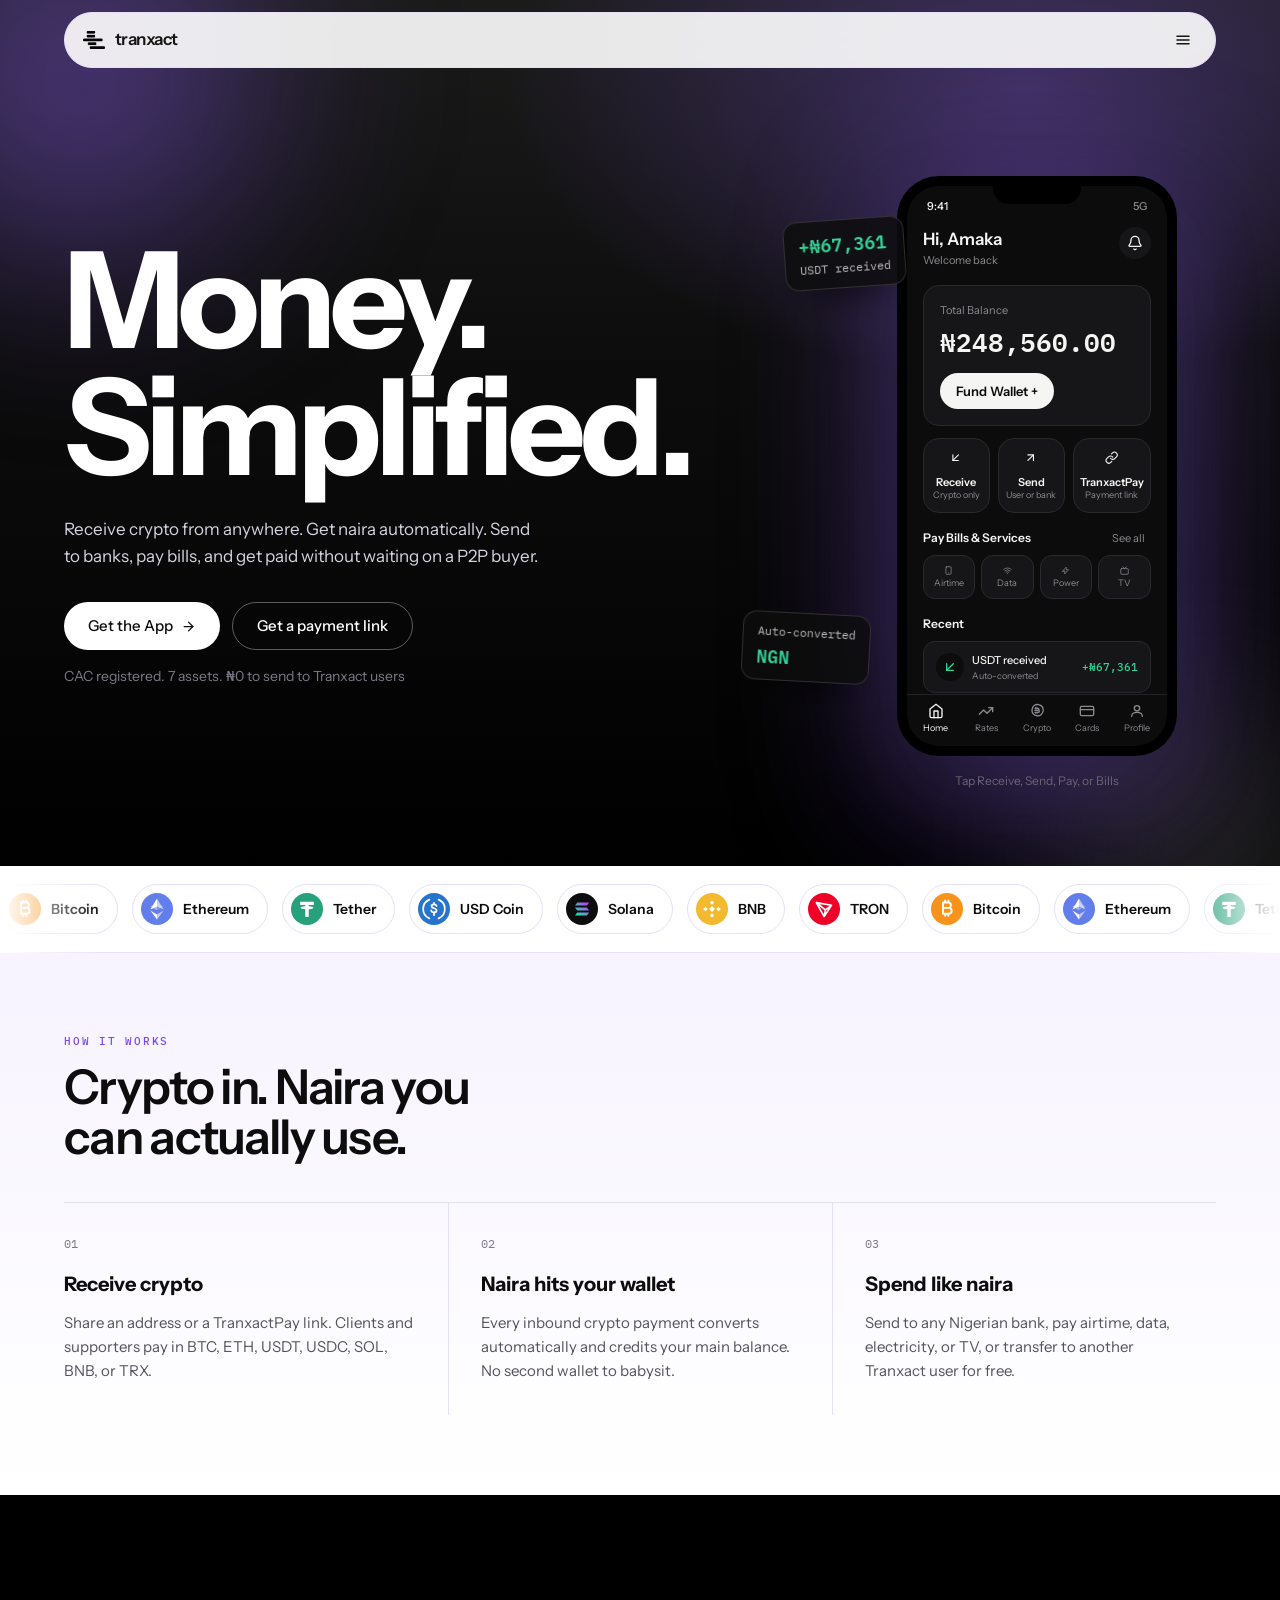
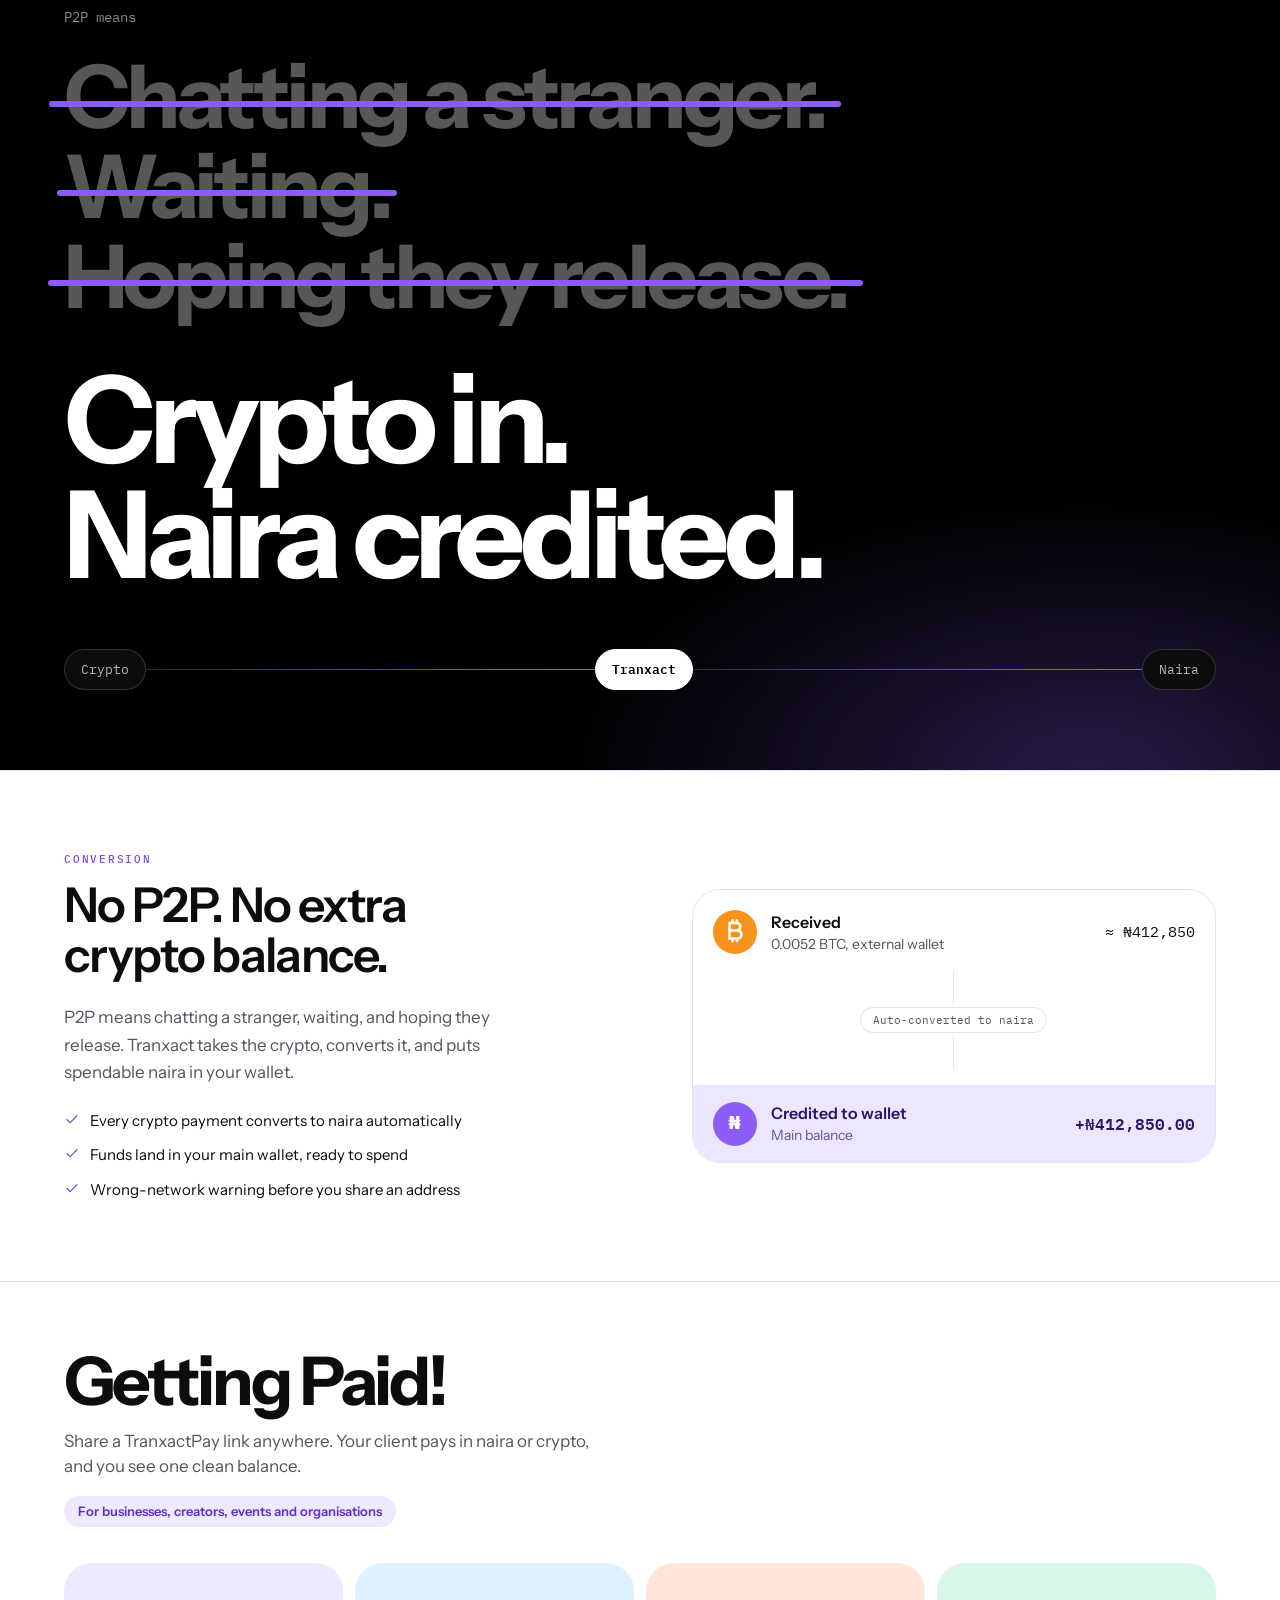
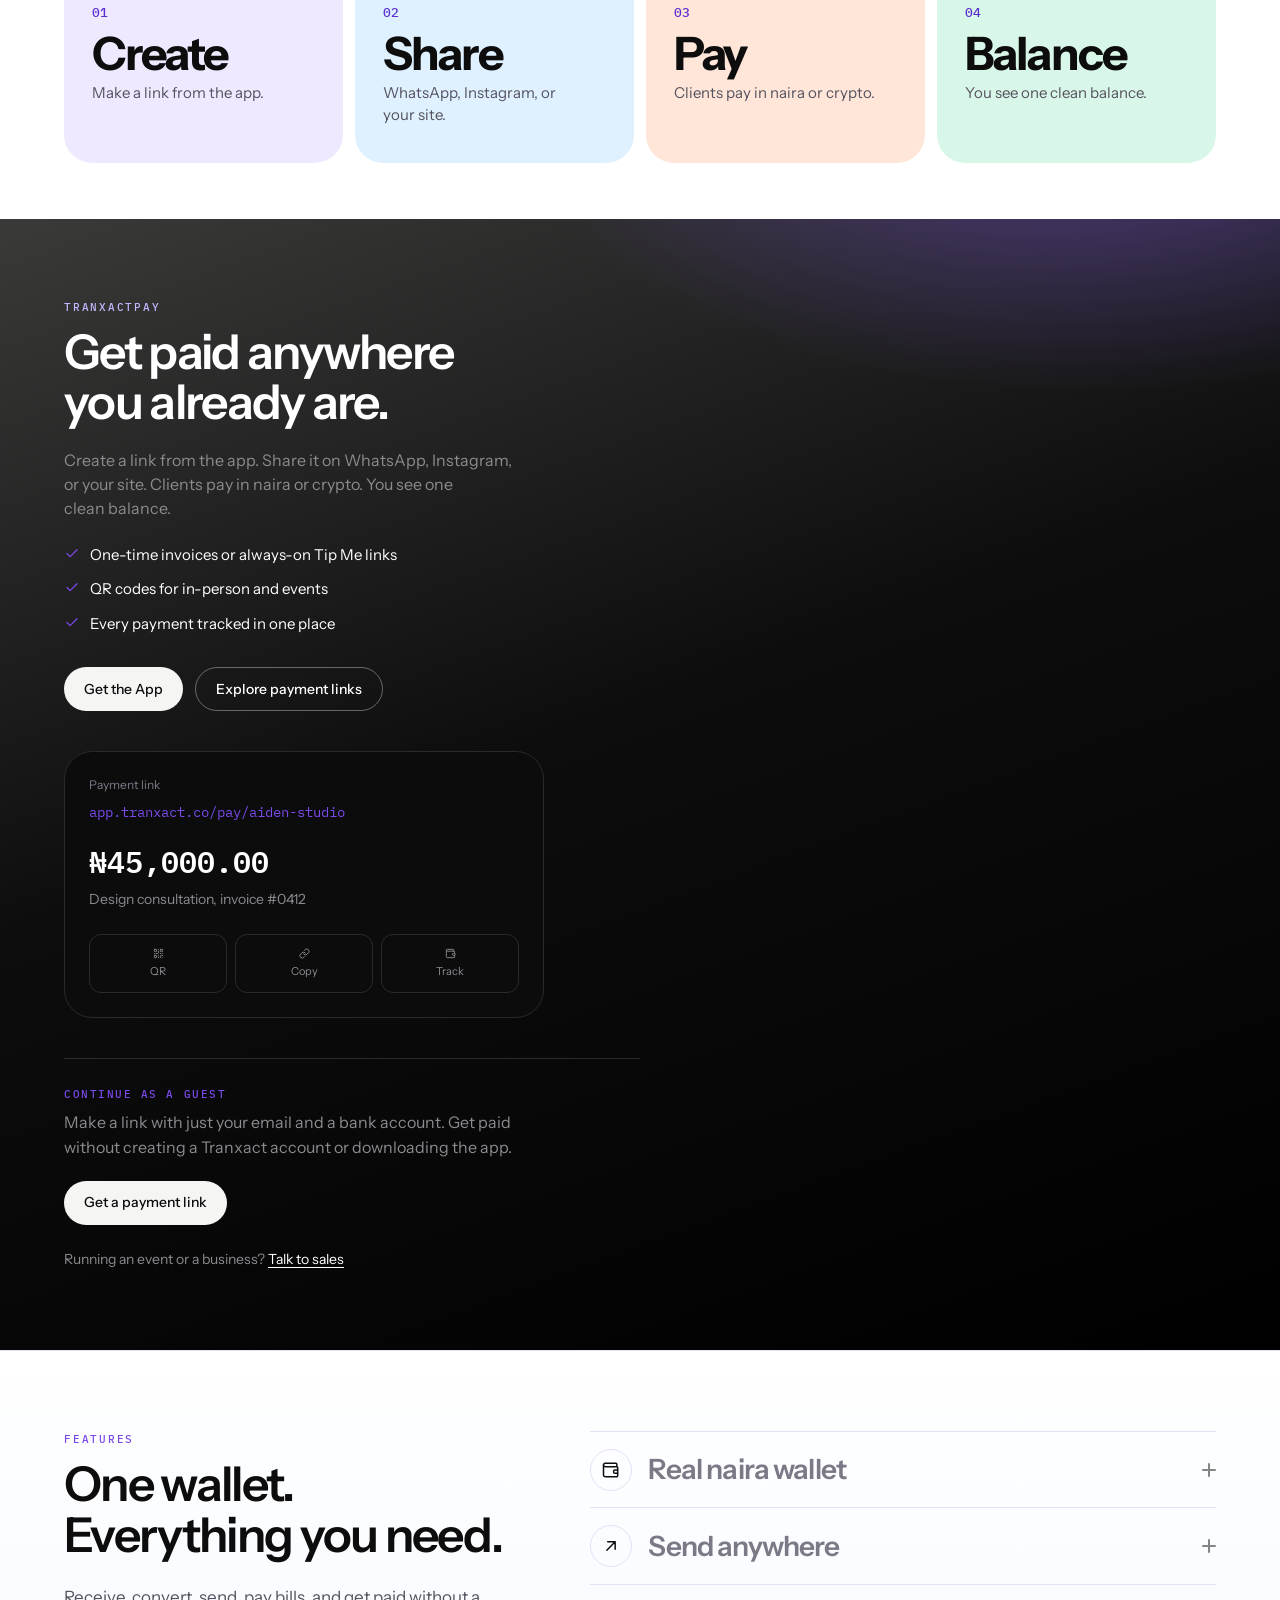
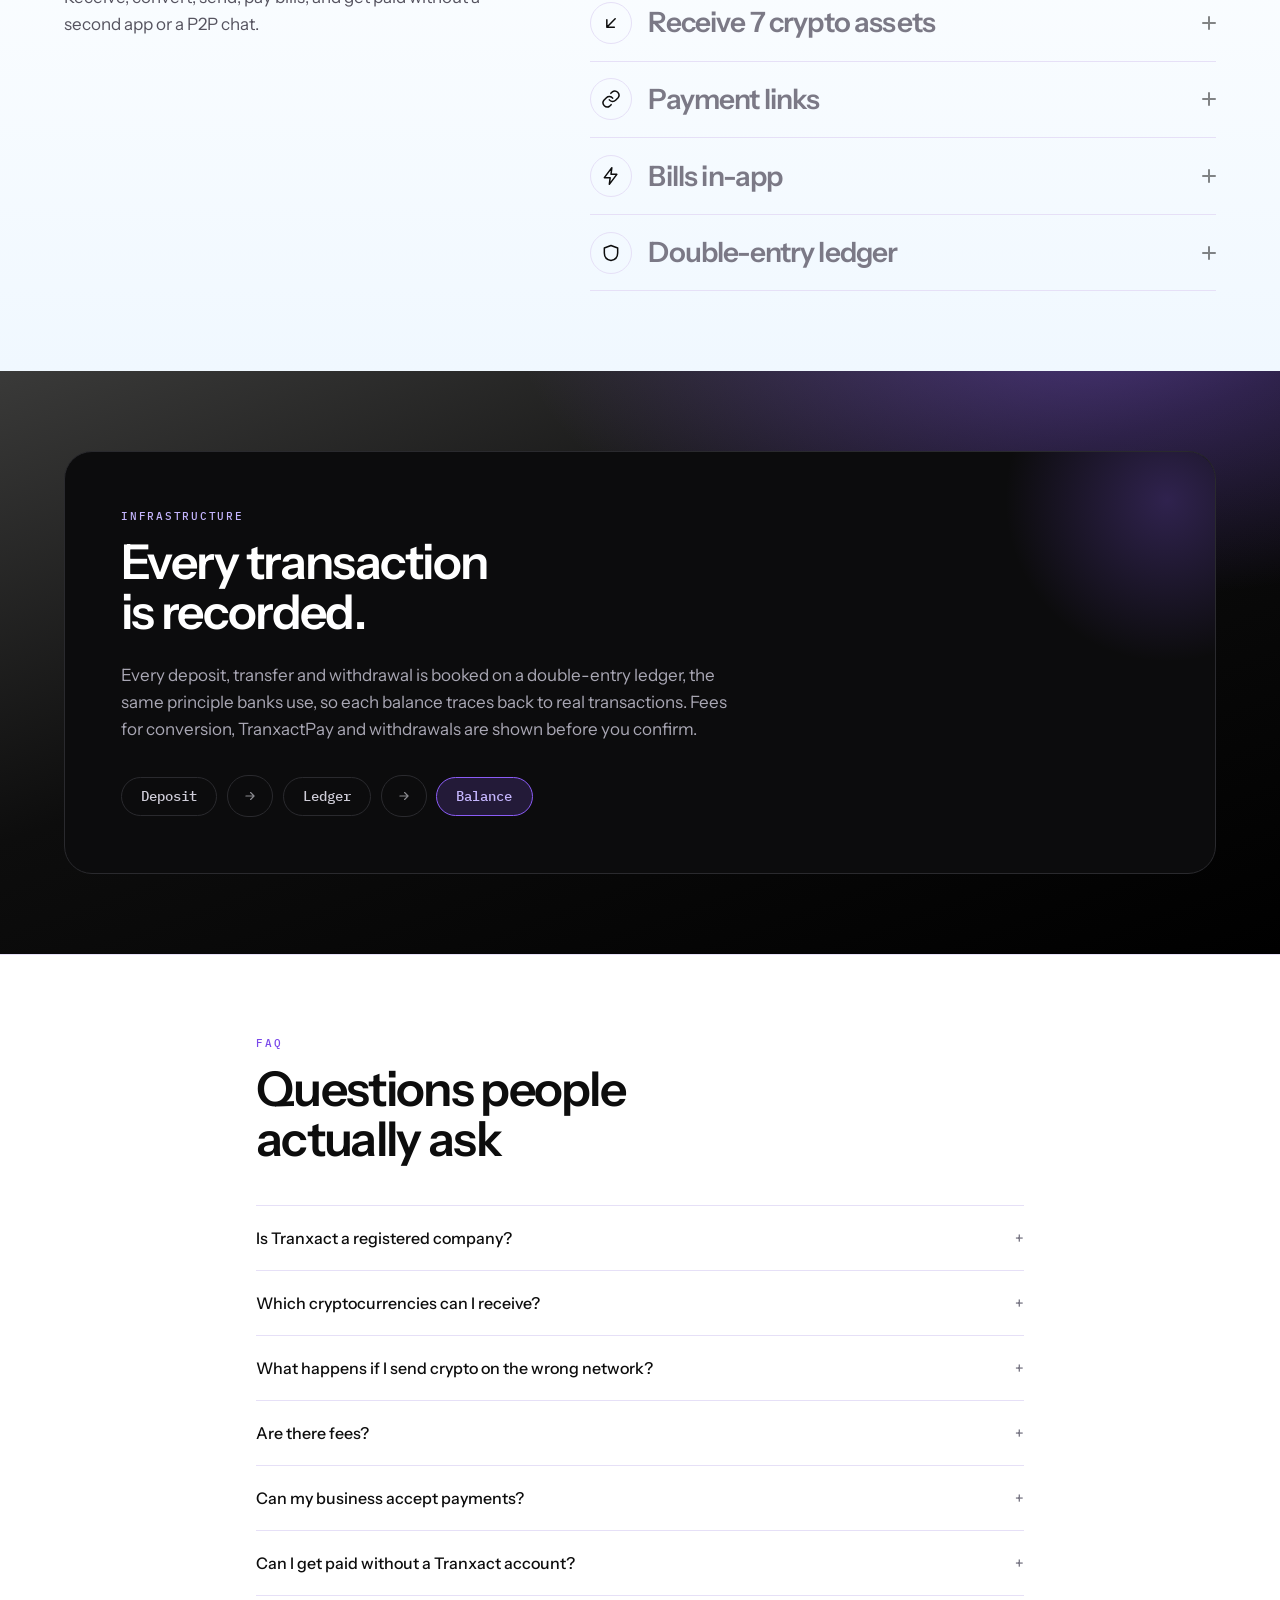
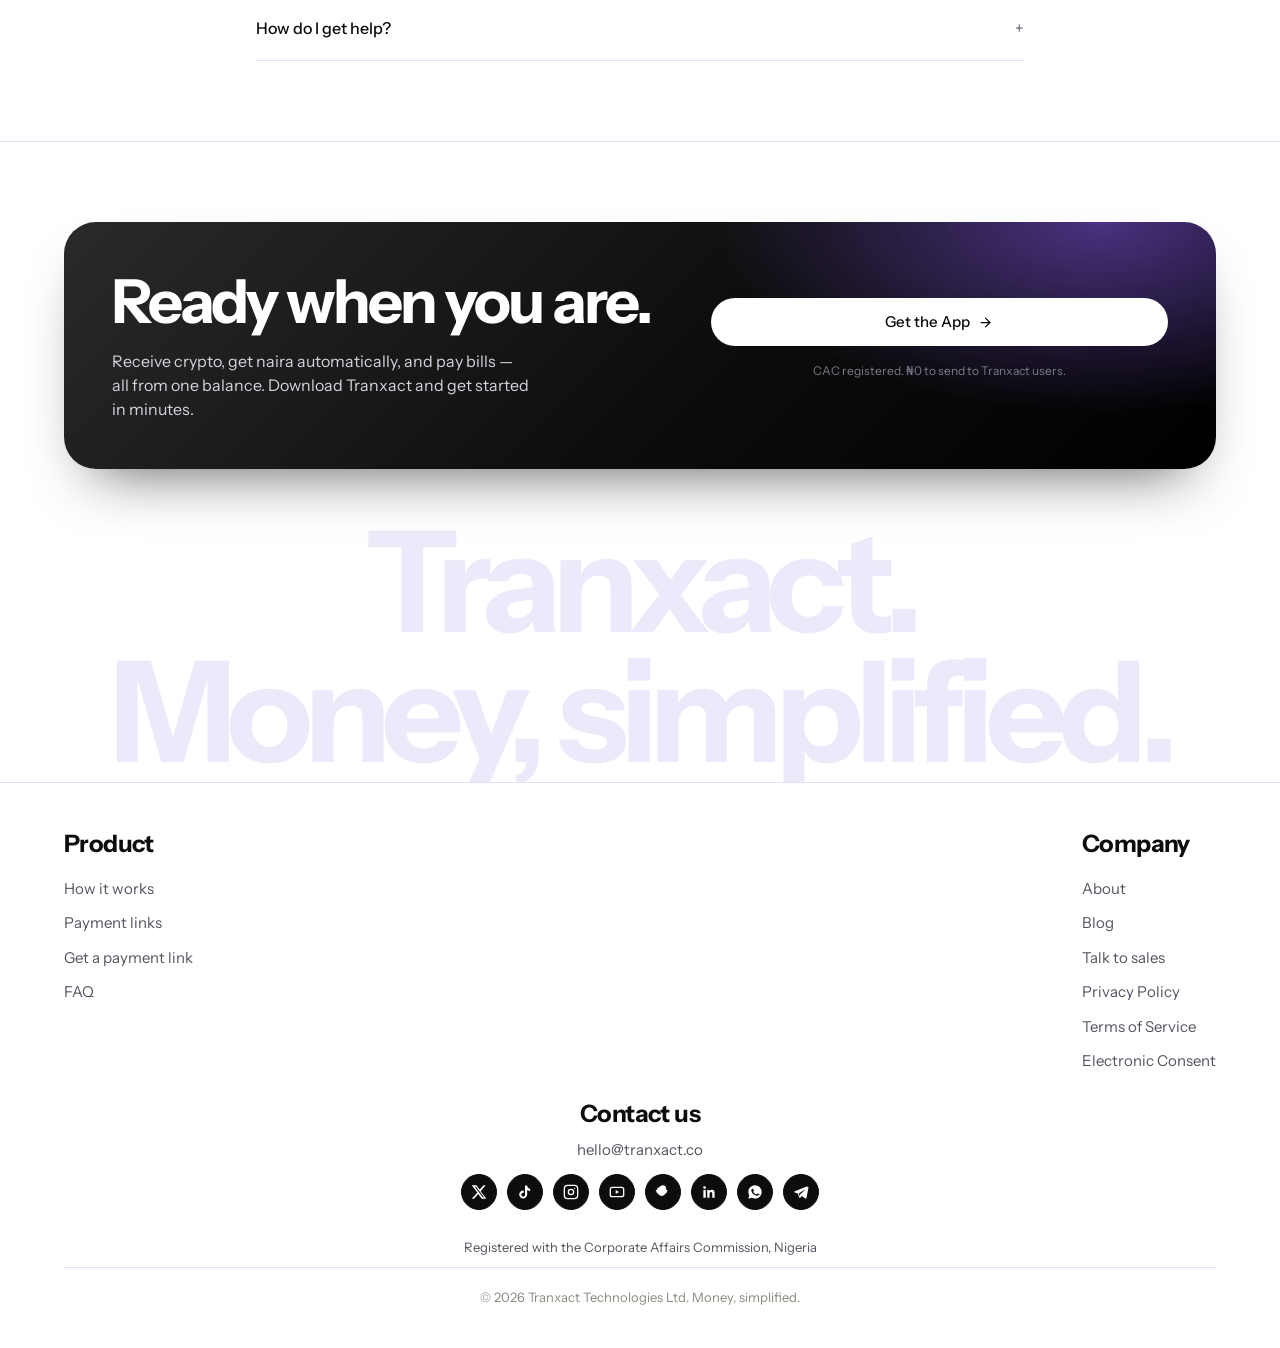
<file: index.html>
<!DOCTYPE html>
<html lang="en">
<head>
<meta charset="utf-8">
<meta name="color-scheme" content="light">
<meta name="viewport" content="width=device-width, initial-scale=1">
<title>Tranxact | Money, Simplified.</title>
<link rel="canonical" href="https://tranxact.co/">
<meta property="og:site_name" content="Tranxact"><meta property="og:type" content="website"><meta property="og:url" content="https://tranxact.co/">
<meta property="og:title" content="Tranxact | Money, Simplified."><meta property="og:description" content="Money, simplified. Receive crypto, get naira automatically. Send, pay bills, and get paid from one Tranxact balance, or get a payment link with no account.">
<script type="application/ld+json">{"@context": "https://schema.org", "@type": "Organization", "name": "Tranxact", "legalName": "Tranxact Technologies Ltd", "url": "https://tranxact.co", "email": "hello@tranxact.co", "areaServed": "NG", "sameAs": ["https://x.com/tranxactng", "https://instagram.com/tranxactng", "https://www.linkedin.com/company/tranxact-technologies-ltd/", "https://tiktok.com/@tranxact", "https://youtube.com/@tranxact"]}</script>
<script type="application/ld+json">{"@context": "https://schema.org", "@type": "FAQPage", "mainEntity": [{"@type": "Question", "name": "Is Tranxact a registered company?", "acceptedAnswer": {"@type": "Answer", "text": "Yes. Tranxact Technologies Ltd is registered with the Corporate Affairs Commission (CAC) in Nigeria."}}, {"@type": "Question", "name": "Which cryptocurrencies can I receive?", "acceptedAnswer": {"@type": "Answer", "text": "Seven, currently: BTC, ETH, BNB, USDT, USDC, TRX, and SOL. Whatever comes in is converted to naira automatically and credited to your main balance. No separate crypto wallet to manage."}}, {"@type": "Question", "name": "What happens if I send crypto on the wrong network?", "acceptedAnswer": {"@type": "Answer", "text": "Blockchain transactions can't be reversed once sent. If crypto is sent on a different network than the address was generated for, those funds may be permanently unrecoverable. Always double-check the network shown before sending. This is the most important thing to get right."}}, {"@type": "Question", "name": "Are there fees?", "acceptedAnswer": {"@type": "Answer", "text": "Sending money to other Tranxact users is free. Small fees apply to crypto conversion, TranxactPay transactions, and bank withdrawals. The exact amount is always shown before you confirm. Payment links without an account cost ₦100 per payment, plus the usual payout fee of ₦75 to ₦150 when we send the money to your bank."}}, {"@type": "Question", "name": "Can my business accept payments?", "acceptedAnswer": {"@type": "Answer", "text": "Yes. Create a payment link, a QR code, or a Tip Me link from the app and share it anywhere. Every payment lands directly in your Tranxact balance."}}, {"@type": "Question", "name": "Can I get paid without a Tranxact account?", "acceptedAnswer": {"@type": "Answer", "text": "Yes. Get a payment link with just your email and a Nigerian bank account. We confirm your email with a code and check the bank account name. People pay through the same secure TranxactPay checkout, and we email you and send the money to your bank. Without signing in, you can receive up to ₦200,000. Sign in to Tranxact with the same email to keep receiving, up to ₦1,000,000 before you verify your ID. Your username, links and payments are already in your account."}}, {"@type": "Question", "name": "How do I get help?", "acceptedAnswer": {"@type": "Answer", "text": "WhatsApp +234 705 886 6702, hello@tranxact.co, or X @tranxactng."}}]}</script>
<meta property="og:image" content="https://tranxact.co/og-image.png"><meta property="og:image:width" content="1200"><meta property="og:image:height" content="630"><meta property="og:image:alt" content="Tranxact. Money, Simplified.">
<meta name="twitter:card" content="summary_large_image"><meta name="twitter:image" content="https://tranxact.co/og-image.png"><meta name="twitter:title" content="Tranxact | Money, Simplified."><meta name="twitter:description" content="Money, simplified. Receive crypto, get naira automatically. Send, pay bills, and get paid from one Tranxact balance, or get a payment link with no account.">
<meta name="description" content="Money, simplified. Receive crypto, get naira automatically. Send, pay bills, and get paid from one Tranxact balance, or get a payment link with no account.">
<meta name="theme-color" content="#000000">
<link rel="icon" type="image/svg+xml" href="[data-uri]">
<link rel="preconnect" href="https://fonts.googleapis.com">
<link rel="preconnect" href="https://fonts.gstatic.com" crossorigin>
<link rel="stylesheet" href="https://fonts.googleapis.com/css2?family=IBM+Plex+Mono:wght@400;500;600&family=Instrument+Sans:ital,wght@0,400;0,500;0,600;0,700;1,400&display=swap">
<style>:root{
  color-scheme: light;
  --bg: #f3f1ea; --fg: #161513; --muted: #6d6a63; --subtle: #8c887f;
  --surface: #fffcf6; --surface-2: #e8e4d9; --border: #d9d4c8;
  --ink: #161513; --ink-fg: #f3f1ea; --teal: #224d5f; --teal-soft: #d9e7ee; --teal-fg: #0f2630;
  --phone: #0c0c0d; --phone-elev: #161618; --phone-line: #2a2a2e; --phone-fg: #f5f5f4; --phone-muted: #8b8b90;
  --danger: #c2413b; --btc: #f7931a;
  --sans: "Instrument Sans", ui-sans-serif, system-ui, sans-serif;
  --mono: "IBM Plex Mono", ui-monospace, Menlo, monospace;
}/* One permanent look regardless of the visitor's device setting — every
   variable pinned to the exact same cream/light value even when the OS is
   in dark mode, so there's nothing left for a browser to auto-adapt. The
   --phone-* variables are deliberately left out here: that's the app
   mockup, which is supposed to stay dark on purpose. */
@media (prefers-color-scheme: dark){
  :root {
    --bg: #f3f1ea; --fg: #161513; --muted: #6d6a63; --subtle: #8c887f;
    --surface: #fffcf6; --surface-2: #e8e4d9; --border: #d9d4c8;
    --ink: #161513; --ink-fg: #f3f1ea; --teal: #224d5f; --teal-soft: #d9e7ee; --teal-fg: #0f2630;
    --danger: #c2413b; --btc: #f7931a;
  }
}*{ box-sizing: border-box; }html{ -webkit-font-smoothing: antialiased; background: var(--bg); color: var(--fg); scroll-behavior: smooth; }body{ margin: 0; font-family: var(--sans); line-height: 1.5; background: var(--bg); color: var(--fg); }img{ max-width: 100%; }a{ color: inherit; text-decoration: none; }button, [role="button"]{ cursor: pointer; font-family: inherit; }button{ border: 0; background: none; }h1,h2,h3{ text-wrap: balance; }p{ text-wrap: pretty; }:focus-visible{ outline: 2px solid var(--fg); outline-offset: 3px; }::selection{ background: var(--teal-soft); color: var(--teal-fg); }.i{ display: inline-flex; width: 1em; height: 1em; }.i svg{ width: 100%; height: 100%; }.wrap{ width: min(72rem, calc(100% - 2.5rem)); margin-inline: auto; }.eyebrow{ margin: 0 0 .75rem; font-family: var(--mono); font-size: 11px; font-weight: 500; letter-spacing: .16em; text-transform: uppercase; color: var(--teal); }.h2{ margin: 0; max-width: 16ch; font-size: clamp(1.8rem, 4vw, 3rem); font-weight: 600; letter-spacing: -.035em; line-height: 1.05; }.muted{ color: var(--muted); }.subtle{ color: var(--subtle); }.mono{ font-family: var(--mono); }.wordmark{ display: inline-flex; align-items: center; gap: .65rem; color: var(--fg); font-weight: 600; font-size: 17px; letter-spacing: -.03em; }.wordmark img{ height: 22px; width: auto; }.wordmark.invert{ color: var(--ink-fg); }.icon-btn{ width: 40px; height: 40px; border-radius: 999px; display: inline-flex; align-items: center; justify-content: center; }.icon-btn:hover{ background: var(--surface-2); }.btn{ display: inline-flex; align-items: center; justify-content: center; gap: .5rem; height: 44px; padding: 0 1.25rem; border-radius: 999px; font-size: 14px; font-weight: 500; background: var(--ink); color: var(--ink-fg); border: 0; }.btn:hover{ background: var(--fg); }.btn.lg{ height: 48px; padding: 0 1.5rem; font-size: 15px; }.btn.sm{ height: 36px; padding: 0 1rem; }.btn.wide{ width: 100%; }.btn.ghost{ background: transparent; color: var(--fg); }.btn.ghost:hover{ background: var(--surface-2); }.btn.sec{ background: var(--surface); color: var(--fg); border: 1px solid var(--border); }.btn.sec:hover{ background: var(--surface-2); }.btn.phone{ background: var(--phone-fg); color: var(--phone); }.btn.disabled{ opacity: .5; pointer-events: none; }.hero{ position: relative; overflow: hidden; padding: 7rem 0 4rem; }.hero-grid{ display: grid; gap: 3rem; align-items: center; }.kicker{ display: inline-flex; align-items: center; gap: .5rem; border: 1px solid var(--border); background: var(--surface); border-radius: 999px; padding: 4px 12px; font-size: 12px; font-weight: 500; color: var(--muted); }.dot{ width: 6px; height: 6px; border-radius: 999px; background: var(--teal); }.h1{ margin: 1.5rem 0 0; max-width: 14ch; font-size: clamp(2.6rem, 7vw, 5.2rem); font-weight: 600; letter-spacing: -.045em; line-height: .98; }.lead{ margin: 1.5rem 0 0; max-width: 28rem; font-size: 17px; line-height: 1.6; color: var(--muted); }.cta-row{ margin-top: 2rem; display: flex; flex-wrap: wrap; gap: .75rem; }.stats{ border-block: 1px solid var(--border); background: color-mix(in srgb, var(--surface) 60%, transparent); }.stats-grid{ display: grid; gap: 2rem; padding: 2.5rem 0; }.stats-n{ margin: 0; font-family: var(--mono); font-size: 2rem; font-weight: 600; letter-spacing: -.03em; font-variant-numeric: tabular-nums; }.section{ padding: 5rem 0; }.section.border{ border-top: 1px solid var(--border); }.cards-3{ display: grid; gap: 1.5rem; margin-top: 3rem; }.card{ border: 1px solid var(--border); background: var(--surface); border-radius: 1.5rem; padding: 1.5rem; }.split{ display: grid; gap: 3rem; align-items: center; }.checklist{ margin: 1.5rem 0 0; padding: 0; list-style: none; display: grid; gap: .75rem; }.checklist li{ display: flex; gap: .65rem; align-items: flex-start; font-size: 15px; }.checklist .i{ color: var(--teal); margin-top: 2px; flex: none; width: 16px; }.convert{ border: 1px solid var(--border); background: var(--surface); border-radius: 28px; padding: 1.25rem 1.25rem 0; overflow: hidden; }.convert-row{ display: flex; justify-content: space-between; align-items: center; gap: 1rem; }.coin{ width: 40px; height: 40px; border-radius: 999px; display: flex; align-items: center; justify-content: center; font-weight: 700; font-size: 14px; }.convert-pipe{ display: flex; flex-direction: column; align-items: center; gap: 4px; margin: 1rem 0; }.convert-pipe .line{ width: 1px; height: 32px; background: var(--border); }.chip{ border: 1px solid var(--border); background: var(--bg); border-radius: 999px; padding: 4px 12px; font-family: var(--mono); font-size: 11px; color: var(--muted); }.credit{ display: flex; justify-content: space-between; align-items: center; background: var(--teal-soft); margin: 0 -1.25rem; padding: 1rem 1.25rem; border-radius: 0 0 22px 22px; color: var(--teal-fg); }.ink{ background: var(--ink); color: var(--ink-fg); }.ink .muted{ color: var(--phone-muted); }.pay-card{ border: 1px solid var(--phone-line); background: var(--phone); border-radius: 28px; padding: 1.5rem; color: var(--ink-fg); }.table{ margin-top: 2.5rem; overflow: hidden; border: 1px solid var(--border); background: var(--surface); border-radius: 1.5rem; }.t-row{ display: grid; grid-template-columns: 1.4fr 1fr 1.2fr; padding: 1rem 1.5rem; font-size: 14px; }.t-row + .t-row{ border-top: 1px solid var(--border); }.t-head{ background: var(--bg); font-size: 12px; font-weight: 500; letter-spacing: .12em; text-transform: uppercase; color: var(--subtle); }.us{ font-weight: 500; color: var(--teal); }.people{ display: grid; gap: 1rem; margin-top: 3rem; }.features{ display: grid; gap: .75rem; margin-top: 3rem; }.trust{ border: 1px solid var(--border); background: var(--surface); border-radius: 32px; padding: 2rem; }.pills{ display: flex; flex-wrap: wrap; align-items: center; gap: .75rem; margin-top: 2rem; font-family: var(--mono); font-size: 12px; color: var(--muted); }.pills span{ border: 1px solid var(--border); border-radius: 999px; padding: .4rem .75rem; }.pills .on{ background: var(--teal-soft); color: var(--teal-fg); }.journal-head{ display: flex; flex-wrap: wrap; justify-content: space-between; align-items: end; gap: 1rem; }.posts{ display: grid; gap: 1rem; margin-top: 3rem; }.faq{ max-width: 48rem; }details{ border-block: 0; padding: 1.25rem 0; border-bottom: 1px solid var(--border); }.faq-list{ border-top: 1px solid var(--border); margin-top: 2.5rem; }details summary{ display: flex; justify-content: space-between; gap: 1rem; font-weight: 500; font-size: 16px; list-style: none; cursor: pointer; }details summary::-webkit-details-marker{ display: none; }details[open] .plus{ transform: rotate(45deg); }.plus{ color: var(--subtle); transition: transform .2s; }.cta-box{ display: grid; gap: 2.5rem; align-items: center; border: 1px solid var(--border); background: var(--surface); border-radius: 32px; padding: 2rem; }.mark-tile{ width: 44px; height: 44px; border-radius: 16px; background: var(--ink); display: flex; align-items: center; justify-content: center; }.mark-tile img{ height: 20px; }form.wait{ display: flex; flex-direction: column; gap: .75rem; }input[type=email], input[type=text], input:not([type]){
  height: 44px; border-radius: 12px; border: 1px solid var(--border); background: var(--bg);
  padding: 0 14px; font: inherit; color: var(--fg);
}.roles{ display: grid; grid-template-columns: 1fr 1fr; gap: .5rem; }.role{ height: 40px; border-radius: 999px; border: 1px solid var(--border); background: var(--surface); color: var(--muted); font-size: 14px; font-weight: 500; }.role.on{ background: var(--ink); color: var(--ink-fg); border-color: var(--fg); }.ok{ border: 1px solid color-mix(in srgb, var(--teal) 30%, transparent); background: var(--teal-soft); color: var(--teal-fg); border-radius: 16px; padding: 1.25rem 1.5rem; }.phone-shell{--pos:#34d399; position: relative; width: 280px; margin: 0 auto; background: #000; border-radius: 42px; padding: 10px; box-shadow: 0 40px 80px rgba(22,21,19,.28); }.notch{ position: absolute; left: 50%; top: 6px; transform: translateX(-50%); width: 88px; height: 22px; background: #000; border-radius: 0 0 16px 16px; z-index: 2; pointer-events: none; }.phone-screen{ height: 560px; background: var(--phone); color: var(--phone-fg); border-radius: 32px; overflow: hidden; display: flex; flex-direction: column; position: relative; }.ph-status{ display: flex; justify-content: space-between; padding: 12px 20px 0; font-size: 11px; font-weight: 500; }.ph-view{ display: none; flex: 1; min-height: 0; flex-direction: column; padding: 12px 16px 8px; overflow: auto; }.ph-view.on{ display: flex; }.ph-home{ display: none; }.tabs{ display: none; grid-template-columns: repeat(5,1fr); border-top: 1px solid color-mix(in srgb, var(--phone-line) 80%, transparent); padding: 8px 4px 12px; }.tabs.on{ display: grid; }.tab{ display: flex; flex-direction: column; align-items: center; gap: 2px; font-size: 9px; color: var(--phone-muted); }.tab.on{ color: var(--phone-fg); }.tab .i{ width: 16px; height: 16px; }.ph-card{ border: 1px solid var(--phone-line); background: var(--phone-elev); border-radius: 16px; padding: 16px; }.ph-actions{ display: grid; grid-template-columns: 1fr 1fr 1fr; gap: 8px; margin-top: 12px; }.ph-act{ border: 1px solid var(--phone-line); background: var(--phone-elev); border-radius: 16px; padding: 12px 6px; text-align: center; color: var(--phone-fg); }.ph-bills{ display: grid; grid-template-columns: repeat(4,1fr); gap: 6px; margin-top: 8px; }.ph-bill{ border: 1px solid var(--phone-line); background: var(--phone-elev); border-radius: 12px; padding: 10px 0; text-align: center; color: var(--phone-muted); font-size: 9px; }.ph-row{ display: flex; justify-content: space-between; align-items: center; border: 1px solid var(--phone-line); background: var(--phone-elev); border-radius: 12px; padding: 10px 12px; width: 100%; color: var(--phone-fg); text-align: left; }.ph-back{ display: flex; align-items: center; gap: 4px; color: var(--phone-fg); font-size: 13px; margin-bottom: 12px; }.ph-input{ border: 1px solid var(--phone-line); background: var(--phone); border-radius: 12px; padding: 10px 12px; font-size: 12px; }.ph-btn{ height: 44px; border-radius: 999px; background: var(--phone-fg); color: var(--phone); font-weight: 600; font-size: 13px; margin-top: 16px; }.article{ max-width: 42rem; margin: 0 auto; padding: 8rem 1.25rem 4rem; }.crumbs{ font-size: 14px; color: var(--subtle); }.post-list{ margin-top: 1.5rem; border-block: 1px solid var(--border); }.post-list a{ display: flex; flex-direction: column; gap: .5rem; padding: 2rem 0; border-bottom: 1px solid var(--border); }.featured{ display: block; margin-top: 3rem; border: 1px solid var(--border); background: var(--surface); border-radius: 32px; padding: 2rem; }.pay-box{ max-width: 32rem; margin: 0 auto; padding: 8rem 1.25rem 6rem; }.pay-panel{ border: 1px solid var(--border); background: var(--surface); border-radius: 28px; padding: 1.5rem; margin-top: 1.5rem; }.method{ display: grid; grid-template-columns: 1fr 1fr; gap: 8px; margin-top: 1.5rem; }.method button{ border: 1px solid var(--border); background: var(--bg); color: var(--muted); border-radius: 16px; padding: 12px; font-weight: 500; font-size: 14px; }.method button.on{ background: var(--ink); color: var(--ink-fg); border-color: var(--fg); }.paper-grain{ position: absolute; inset: 0; pointer-events: none; opacity: .7;
  background-image: url("data:image/svg+xml;utf8,<svg xmlns='http://www.w3.org/2000/svg' width='140' height='140'><filter id='n'><feTurbulence type='fractalNoise' baseFrequency='0.85' numOctaves='2' stitchTiles='stitch'/><feColorMatrix values='0 0 0 0 0.08  0 0 0 0 0.07  0 0 0 0 0.05  0 0 0 0.045 0'/></filter><rect width='100%' height='100%' filter='url(%23n)'/></svg>");
  background-size: 140px 140px;
}
@media (min-width: 768px) {.menu-toggle{ display: none; }.stats-grid{ grid-template-columns: 1fr 1fr 1fr; }.stats-n{ font-size: 2.25rem; }.cards-3{ grid-template-columns: 1fr 1fr 1fr; }.people{ grid-template-columns: 1fr 1fr; }.features{ grid-template-columns: 1fr 1fr 1fr; }.posts{ grid-template-columns: 1fr 1fr 1fr; }.cta-box{ grid-template-columns: 1.1fr .9fr; padding: 3rem; }.roles{ grid-template-columns: repeat(4, 1fr); }.post-list a{ flex-direction: row; justify-content: space-between; align-items: baseline; gap: 2.5rem; }.trust, .featured{ padding: 3rem; }
}
@media (min-width: 1024px) {.hero-grid, .split{ grid-template-columns: 1.05fr .95fr; }.hero{ padding: 9rem 0 6rem; }
}
@media (prefers-reduced-motion: reduce) {html{ scroll-behavior: auto; }*{ animation: none !important; transition: none !important; }
}[data-page][hidden]{ display: none !important; }/* ===== Get a payment link (guest flow) ===== */
.gp-wrap{ display: grid; gap: 2.5rem; padding: 8rem 0 6rem; }
@media (min-width: 900px) {.gp-wrap{ grid-template-columns: 1fr 1.05fr; gap: 4.5rem; align-items: start; }.gp-copy{ position: sticky; top: 7rem; } }.gp-copy .h1{ font-size: clamp(2.4rem, 5.2vw, 4rem); max-width: 11ch; }.gp-points{ display: grid; gap: 1.1rem; margin-top: 2.25rem; max-width: 30rem; }.gp-point{ display: flex; gap: .9rem; align-items: flex-start; font-size: 15px; line-height: 1.5; }.gp-point b{ display: block; font-weight: 600; letter-spacing: -.01em; }.gp-tick{ flex: none; width: 24px; height: 24px; border-radius: 50%; background: var(--ink); color: var(--ink-fg); display: inline-flex; align-items: center; justify-content: center; margin-top: 1px; }.gp-tick svg{ width: 13px; height: 13px; }.gp-card{ border: 1px solid var(--border); background: var(--surface); border-radius: 28px; padding: 1.5rem; box-shadow: 0 30px 60px rgba(40,30,20,.07); }
@media (min-width: 640px) {.gp-card{ padding: 2rem; } }.gp-prog{ display: flex; gap: 6px; margin: 1rem 0 1.5rem; }.gp-prog i{ flex: 1; height: 3px; border-radius: 2px; background: var(--surface-2); transition: background .3s; }.gp-prog i.on{ background: var(--ink); }.gp-h{ margin: 0; font-size: 1.65rem; font-weight: 600; letter-spacing: -.035em; line-height: 1.1; }.gp-sub{ margin: .6rem 0 0; color: var(--muted); font-size: 14.5px; line-height: 1.55; }.gp-field{ margin-top: 1.1rem; }.gp-field label{ display: block; margin-bottom: 6px; font-size: 11px; letter-spacing: .1em; text-transform: uppercase; color: var(--subtle); }.gp-field input, .gp-field select{ width: 100%; height: 50px; border-radius: 14px; border: 1px solid var(--border); background: var(--bg); padding: 0 14px; font: inherit; font-size: 16px; color: var(--fg); }.gp-field input:focus, .gp-field select:focus{ outline: 2px solid var(--ink); outline-offset: 1px; }.gp-field input::placeholder{ color: var(--subtle); }.gp-code{ font-family: var(--mono) !important; font-size: 26px !important; letter-spacing: .55em; text-align: center; padding-left: .55em !important; }.gp-seg{ display: grid; grid-template-columns: 1fr 1fr; gap: .5rem; margin-top: 1.1rem; }.gp-seg button{ height: 42px; border-radius: 999px; border: 1px solid var(--border); background: var(--bg); color: var(--muted); font: inherit; font-size: 14px; font-weight: 500; cursor: pointer; }.gp-seg button.on{ background: var(--ink); color: var(--ink-fg); border-color: var(--fg); }.gp-err{ min-height: 1.2em; margin: .85rem 0 0; color: var(--danger); font-size: 13.5px; line-height: 1.4; }.gp-note{ margin: .9rem 0 0; color: var(--subtle); font-size: 12.5px; line-height: 1.55; }.gp-name{ display: flex; align-items: center; gap: .7rem; margin-top: .9rem; padding: .8rem .95rem; border: 1px solid var(--border); border-radius: 14px; background: var(--bg); font-size: 15px; }.gp-name small{ display: block; font-size: 10.5px; letter-spacing: .1em; text-transform: uppercase; color: var(--subtle); margin-bottom: 2px; }.gp-actions{ display: flex; gap: .6rem; margin-top: 1.4rem; align-items: center; }.gp-actions .btn{ flex: 1; }.gp-card button{ font-family: inherit; cursor: pointer; }.gp-card button.btn:disabled{ opacity: .45; cursor: not-allowed; }.gp-text{ background: none; border: 0; padding: 0; color: var(--muted); font: inherit; font-size: 13.5px; text-decoration: underline; text-underline-offset: 3px; }.gp-text:disabled{ text-decoration: none; opacity: .7; cursor: default; }.gp-big{ display: flex; justify-content: center; margin: .5rem 0 1.1rem; }.gp-big .gp-tick{ width: 56px; height: 56px; }.gp-big .gp-tick svg{ width: 28px; height: 28px; }.gp-link{ margin-top: 1.25rem; border: 1px solid var(--border); background: var(--bg); border-radius: 18px; padding: 1rem 1.1rem; }.gp-link .t{ font-size: 15px; font-weight: 500; }.gp-link .u{ margin-top: .4rem; font-family: var(--mono); font-size: 12.5px; color: var(--muted); word-break: break-all; }.gp-badge{ display: inline-block; margin-top: .75rem; border: 1px solid var(--border); background: var(--surface-2); border-radius: 999px; padding: 3px 10px; font-size: 11px; letter-spacing: .08em; text-transform: uppercase; color: var(--muted); }.gp-center{ text-align: center; }.gp-pre{ margin-bottom: .25rem; }.gp-card [hidden]{ display: none !important; }.gp-at{ position: relative; }.gp-at span{ position: absolute; left: 14px; top: 50%; transform: translateY(-50%); color: var(--subtle); font-size: 16px; pointer-events: none; }.gp-at input{ padding-left: 30px !important; }.gp-ok{ color: var(--muted) !important; }.gp-card{ scroll-margin-top: 90px; }/* On phones the form comes straight after the headline; the reasons sit below it. */
@media (max-width: 899px){
  .gp-wrap { gap: 0; }
  .gp-copy { display: contents; }
  .gp-copy .gp-points { order: 2; margin-top: 2.25rem; }
  .gp-card { margin-top: 2rem; }
}

/* ---- shared menu + footer (same as the blog, privacy and terms pages) ---- */
:root{--text:#161513;--muted-2:#8c887f;--ease:cubic-bezier(.16,.8,.24,1);}
/* The logo files are white (made for the old dark pages). Turn them ink-black. */
.nav-brand img,.footer-brand img{filter:invert(1);}

/* Navbar: the same floating pill as the main site */
.nav-outer{position:fixed;top:0;left:0;right:0;z-index:100;display:flex;justify-content:center;padding:12px 12px 0;}
.nav{width:min(72rem,100%);height:56px;display:flex;align-items:center;justify-content:space-between;padding:0 12px 0 18px;border-radius:999px;
  background:rgba(255,252,246,.82);backdrop-filter:blur(16px);-webkit-backdrop-filter:blur(16px);border:1px solid var(--border);}
.nav-brand{display:inline-flex;align-items:center;gap:10px;font-weight:600;font-size:17px;letter-spacing:-.03em;color:var(--text);text-transform:lowercase;}
.hamburger-btn{display:flex;align-items:center;justify-content:center;width:40px;height:40px;border-radius:50%;background:transparent;border:0;transition:background .2s var(--ease);}
.hamburger-btn:hover{background:var(--surface-2);}
.hamburger-btn svg{width:18px;height:18px;stroke:var(--text);}
.nav-menu-overlay{position:fixed;inset:0;z-index:200;background:rgba(22,21,19,.4);backdrop-filter:blur(4px);opacity:0;pointer-events:none;transition:opacity .25s var(--ease);}
.nav-menu-overlay.open{opacity:1;pointer-events:auto;}
.nav-menu-panel{position:fixed;top:0;right:0;bottom:0;width:min(340px,88vw);background:var(--surface);border-left:1px solid var(--border);padding:24px 22px;display:flex;flex-direction:column;transform:translateX(100%);transition:transform .3s var(--ease);overflow-y:auto;}
.nav-menu-overlay.open .nav-menu-panel{transform:translateX(0);}
.nav-menu-close{align-self:flex-end;width:36px;height:36px;border-radius:50%;background:transparent;display:flex;align-items:center;justify-content:center;margin-bottom:20px;}
.nav-menu-close:hover{background:var(--surface-2);}
.nav-menu-close svg{width:16px;height:16px;stroke:var(--text);}
.nav-menu-links{display:flex;flex-direction:column;gap:2px;margin-bottom:24px;}
.nav-menu-links a{font-size:15px;font-weight:500;color:var(--text);padding:12px 8px;border-radius:12px;}
.nav-menu-links a:hover{background:var(--surface-2);}
.nav-menu-links a.menu-action{display:flex;align-items:center;justify-content:space-between;gap:12px;margin-top:10px;padding-top:16px;border-top:1px solid var(--border);border-radius:0;font-weight:600;}
.nav-menu-links a.menu-action svg{width:16px;height:16px;flex:none;}
.nav-menu-auth{display:flex;gap:10px;margin-bottom:28px;}
.nav-menu-auth a{flex:1;text-align:center;padding:12px;border-radius:999px;font-size:14px;font-weight:600;}
.nav-menu-auth .login{background:var(--surface);border:1px solid var(--border);color:var(--text);}
.nav-menu-auth .signup{background:var(--ink);color:var(--ink-fg);}
.nav-menu-contact{margin-top:auto;padding-top:20px;border-top:1px solid var(--border);}
.nav-menu-contact-label{font-size:12px;color:var(--muted);margin-bottom:12px;}
.nav-menu-contact-links{display:flex;flex-direction:column;gap:10px;}
.nav-menu-contact-links a{display:flex;align-items:center;gap:10px;font-size:14px;color:var(--text);}
.nav-menu-contact-links a svg{width:17px;height:17px;flex-shrink:0;stroke:var(--muted);}

/* Footer */
footer{border-top:1px solid var(--border);padding:48px 0 40px;position:relative;z-index:1;margin-top:20px;}
.footer-inner{display:flex;justify-content:space-between;align-items:flex-start;flex-wrap:wrap;gap:24px;margin-bottom:28px;}
.footer-brand{display:flex;align-items:center;gap:10px;font-weight:600;letter-spacing:-.03em;text-transform:lowercase;}
.footer-contact{font-size:13px;color:var(--muted);margin-top:8px;}
.footer-contact a{color:var(--text);text-decoration:underline;text-underline-offset:3px;}
.footer-socials{display:flex;gap:10px;flex-wrap:wrap;}
.footer-socials a{width:36px;height:36px;border-radius:50%;background:var(--surface);border:1px solid var(--border);display:flex;align-items:center;justify-content:center;color:var(--muted);transition:all .2s var(--ease);}
.footer-socials a:hover{color:var(--text);background:var(--surface-2);}
.footer-socials a svg{width:16px;height:16px;}
@media (max-width:420px){.footer-socials{gap:7px;}.footer-socials a{width:34px;height:34px;}}
.footer-legal{display:flex;align-items:center;gap:16px;flex-wrap:wrap;font-size:13px;color:var(--muted);margin-bottom:10px;}
.footer-legal a{color:var(--muted);}
.footer-legal a:hover{color:var(--text);}
.footer-legal .dot{width:3px;height:3px;border-radius:50%;background:var(--muted-2);}
.footer-col{display:flex;flex-direction:column;gap:8px;font-size:13px;min-width:120px}
.footer-col a{color:var(--muted);text-decoration:none}.footer-col a:hover{color:var(--text)}
.footer-h{font-size:13px;font-weight:600;color:var(--text);margin-bottom:2px}
.footer-social-row{margin-bottom:22px}
@media(max-width:640px){.footer-inner>div:first-child{flex-basis:100%}.footer-col{flex:1}}
.footer-copy{font-size:13px;color:var(--muted-2);padding-top:20px;border-top:1px solid var(--border);}


/* ---- TranxactPay stack, new pages, Why Tranxact ---- */
section[id]{scroll-margin-top:5.5rem}
button.btn{border:0;cursor:pointer;font:inherit}
.pay-stack > *{max-width:36rem}
.pay-stack .pay-card{margin-top:2.5rem;max-width:30rem}
.pay-guest{margin-top:2.5rem;padding-top:1.75rem;border-top:1px solid rgba(255,255,255,.14)}
.pay-guest-copy{margin:.55rem 0 1.25rem;font-size:16px;line-height:1.6;color:var(--phone-muted,#a8a49b);max-width:30rem}
.path-tag{margin:0;font:500 11px var(--mono);letter-spacing:.14em;text-transform:uppercase;color:var(--teal)}
.path-foot{margin:1.5rem 0 0;font-size:14px;color:var(--phone-muted,#a8a49b)}
.path-foot .linklike{color:var(--ink-fg)}
.linklike{background:none;border:0;padding:0;font:inherit;color:inherit;text-decoration:underline;text-underline-offset:3px;cursor:pointer}
.back-home{display:inline-flex;align-items:center;gap:6px;font-size:14px;color:var(--muted);margin-bottom:.5rem}
.back-home:hover{color:var(--fg)}
.back-home svg{width:15px;height:15px}
.page-wrap{padding-top:7rem;padding-bottom:5rem}
.opt-grid{display:grid;grid-template-columns:1fr 1fr;gap:1.25rem;margin-top:2.5rem;align-items:stretch}
.opt-card{display:flex;flex-direction:column;border:1px solid var(--border);background:var(--surface);border-radius:1.75rem;padding:1.75rem}
.opt-tag{margin:0;font:500 11px var(--mono);letter-spacing:.14em;text-transform:uppercase;color:var(--teal)}
.opt-card h2{margin:.65rem 0 .6rem;font-size:1.5rem;font-weight:600;letter-spacing:-.03em;line-height:1.15}
.opt-card > p{margin:0;color:var(--muted);font-size:15px;line-height:1.6}
.opt-list{list-style:none;margin:1.4rem 0 2rem;padding:0;display:grid;gap:.8rem}
.opt-list li{display:flex;gap:.65rem;font-size:15px;line-height:1.5}
.opt-list li::before{content:"";flex:none;width:16px;height:16px;margin-top:3px;background:url("data:image/svg+xml,%3Csvg xmlns='http://www.w3.org/2000/svg' viewBox='0 0 24 24' fill='none' stroke='%23148a68' stroke-width='2.4' stroke-linecap='round' stroke-linejoin='round'%3E%3Cpath d='M20 6 9 17l-5-5'/%3E%3C/svg%3E") no-repeat center/contain}
.opt-card .btn{margin-top:auto;justify-content:center;width:100%}
.sales-who{margin:1.25rem 0 0;max-width:40rem;font-size:16px;line-height:1.65}
.sales-grid{display:grid;grid-template-columns:repeat(2,1fr);gap:1rem;margin:1.5rem 0 2.25rem}
.sales-item{border:1px solid var(--border);background:var(--surface);border-radius:1.25rem;padding:1.35rem}
.sales-item h3{margin:0 0 .45rem;font-size:1.05rem;font-weight:600;letter-spacing:-.02em}
.sales-item p{margin:0;font-size:15px;line-height:1.6;color:var(--muted)}
.sales-form{margin-top:3.5rem;max-width:36rem;border:1px solid var(--border);background:var(--surface);border-radius:1.75rem;padding:1.75rem 1.5rem}
.sales-title{margin:0 0 .5rem;font-size:1.5rem;font-weight:600;letter-spacing:-.03em}
.sales-sub{margin:0 0 1.25rem;font-size:15px;line-height:1.55;color:var(--muted)}
.sf{margin-bottom:1rem}
.sf label{display:block;margin-bottom:.4rem;font:500 11px var(--mono);letter-spacing:.12em;text-transform:uppercase;color:var(--muted);line-height:1.5}
.sf .opt{text-transform:none;letter-spacing:0;color:var(--subtle)}
.sf input,.sf select,.sf textarea{width:100%;font:inherit;font-size:16px;padding:.85rem 1rem;border:1px solid var(--border);border-radius:14px;background:var(--bg);color:var(--fg);outline:none}
.sf textarea{resize:vertical;min-height:6rem}
.sf input:focus,.sf select:focus,.sf textarea:focus{border-color:var(--fg)}
.sales-hp{position:absolute;left:-9999px;width:1px;height:1px;overflow:hidden}
.sales-err{margin:0 0 1rem;font-size:14px;color:#b3261e}
.sales-err[hidden],[data-sales-done][hidden],[data-sales-form-wrap][hidden]{display:none!important}
.sales-submit{width:100%;justify-content:center}
@media (max-width:760px){
  .opt-grid,.sales-grid{grid-template-columns:1fr}
  .page-wrap{padding-top:6rem}
}
/* Why Tranxact is a table again; on phones it only gets a little less side padding so it still fits */
@media (max-width:560px){
  .t-row{padding:.95rem 1rem;column-gap:.6rem}
}
/* Infrastructure, in the dark TranxactPay theme */
.ink .trust{background:var(--phone);border:1px solid var(--phone-line);color:var(--ink-fg)}
.ink .pills{color:var(--phone-muted)}
.ink .pills span{border-color:var(--phone-line)}
.ink .pills .on{background:rgba(20,138,104,.2);border-color:rgba(20,138,104,.45);color:#6fdcb8}
</style>
<style id="alive">
:root{--bg:#fff;--surface:#fff;--surface-2:#f4f1ff;--border:#e6e0f7;--fg:#0d0d0d;--muted:#55535f;--subtle:#7b7986;--ink:#0d0d0d;--ink-fg:#fff;--teal:#7a49ea;--teal-soft:#ede6ff;--teal-fg:#2a1566;--accent:#c4b5fd;--violet:#8b5cf6;--soft-violet:#c4b5fd}
html,body{background:#fff}
.paper-grain{display:none}
.nav{background:rgba(255,255,255,.9)}
.hero{background:radial-gradient(50rem 28rem at 80% 10%,rgba(139,92,246,.35),transparent 65%),linear-gradient(180deg,#2a2a29 -40%,#0d0d0d 40%,#000 100%);color:#fff}
.hero::before,.hero::after{content:"";position:absolute;z-index:0;border-radius:50%;filter:blur(70px);pointer-events:none}
.hero::before{width:38rem;height:38rem;left:-14rem;top:-14rem;background:radial-gradient(circle,rgba(139,92,246,.5),transparent 66%);animation:drift 13s ease-in-out infinite alternate}
.hero::after{width:30rem;height:30rem;right:-10rem;bottom:-14rem;background:radial-gradient(circle,rgba(255,255,255,.16),transparent 66%);animation:drift 16s ease-in-out infinite alternate-reverse}
.hero-grid{z-index:1}
.hero .h1{color:#fff}.hero .lead{color:#d6d3e0}
.hero .kicker{background:rgba(255,255,255,.07);border-color:rgba(255,255,255,.2);color:#e5e2f0}
.hero .btn{background:#fff;color:#0d0d0d}.hero .btn:hover{background:var(--accent)}
.hero .btn.sec,.hero .btn.ghost{background:transparent;color:#fff;border:1px solid rgba(255,255,255,.35)}
.hero .btn.sec:hover,.hero .btn.ghost:hover{background:rgba(255,255,255,.12)}
.hero-grid>div:last-child{animation:floaty 7s ease-in-out infinite;filter:drop-shadow(0 30px 70px rgba(139,92,246,.5))}
.h1,.hero .lead,.hero .cta-row{opacity:0;animation:up .8s cubic-bezier(.16,.8,.24,1) forwards}
.hero .lead{animation-delay:.12s}.hero .cta-row{animation-delay:.24s}
.dot{background:var(--accent);box-shadow:0 0 0 0 rgba(196,181,253,.7);animation:pulse 2s infinite}
.ink,.section.ink{background:radial-gradient(60rem 30rem at 85% -10%,rgba(139,92,246,.45),transparent 60%),linear-gradient(160deg,#3a3a39,#0d0d0d 45%,#000)}
.ink .eyebrow{color:var(--soft-violet)}
.cta-box{background:radial-gradient(40rem 20rem at 90% 0,rgba(139,92,246,.5),transparent 60%),linear-gradient(135deg,#2a2a29,#0d0d0d 55%,#000);color:#fff;border:0;box-shadow:0 30px 60px -30px rgba(13,13,13,.7)}
.cta-box .muted{color:#d6d3e0}.cta-box .btn{background:#fff;color:#0d0d0d}.cta-box .btn:hover{background:var(--accent)}
.btn{transition:transform .2s,background .2s}.btn .i{transition:transform .2s}.btn:hover .i{transform:translateX(3px)}
.btn:not(.sec):not(.ghost):hover{background:#2b2b2b}
.card,.t-row,.features>*{transition:transform .25s,box-shadow .25s,border-color .25s}
@media(hover:hover){.card:hover,.features>*:hover{transform:translateY(-4px);box-shadow:0 18px 40px -22px rgba(139,92,246,.5);border-color:var(--violet)}}
.coins{overflow:hidden;padding:18px 0;background:#fff;border-bottom:1px solid var(--border);-webkit-mask:linear-gradient(90deg,transparent,#000 8%,#000 92%,transparent);mask:linear-gradient(90deg,transparent,#000 8%,#000 92%,transparent)}
.coins-track{display:flex;gap:14px;width:max-content;animation:scroll 32s linear infinite}
.coins:hover .coins-track{animation-play-state:paused}
.coin-chip{display:flex;align-items:center;gap:10px;padding:8px 18px 8px 8px;border-radius:999px;background:#fff;border:1px solid var(--border);font-size:14px;font-weight:600;white-space:nowrap;transition:border-color .2s,transform .2s}
.coin-chip:hover{border-color:var(--violet);transform:translateY(-2px)}
.coin-chip b.cx{background:none;border-radius:0;display:block;width:32px;height:32px}.coin-chip b.cx svg{display:block;width:32px;height:32px}
.coin-chip b{width:32px;height:32px;border-radius:50%;display:grid;place-items:center;background:linear-gradient(145deg,#4a4a49,#0d0d0d);color:var(--accent);font:600 10px var(--mono);letter-spacing:0}
.js .rv{opacity:0;transform:translateY(22px);transition:opacity .7s cubic-bezier(.16,.8,.24,1),transform .7s cubic-bezier(.16,.8,.24,1)}
.js .rv.in{opacity:1;transform:none}
.footer-contact-block{display:flex;flex-direction:column;align-items:center;text-align:center;gap:12px;margin:12px 0 28px}
.footer-h2{font-size:20px;font-weight:600;letter-spacing:-.02em}
.footer-mail{font-size:15px;color:var(--muted);text-decoration:none}.footer-mail:hover{color:var(--violet)}
.footer-socials{justify-content:center}
.footer-socials a{background:#0d0d0d;border-color:#0d0d0d;color:#fff;transition:background .2s,transform .2s}
.footer-socials a:hover{background:var(--violet);color:#fff;transform:translateY(-2px)}
.footer-legal{justify-content:center}.footer-copy{text-align:center}
.footer-inner{justify-content:space-between;gap:28px 16px}
.footer-inner>div:first-child{flex-basis:100%}
.footer-h,.footer-h2{font-size:24px;font-weight:700;letter-spacing:-.025em;color:var(--fg);line-height:1.1}
.footer-h{margin-bottom:8px}
.footer-col{font-size:15px;gap:12px;min-width:0}
.footer-inner{justify-content:space-between;align-items:flex-start;flex-wrap:nowrap}
.footer-col{flex:0 0 auto}
.footer-col:first-child{align-items:flex-start;text-align:left}
.footer-col:last-child{align-items:flex-start;text-align:left;margin-left:auto}
.section.has-wm{padding-bottom:20px;margin-bottom:-20px;overflow:hidden}.wm{margin:3rem 0 -.1em;font-size:clamp(3.2rem,14vw,9.5rem);font-weight:600;letter-spacing:-.05em;line-height:.92;text-align:center;color:#ede9fb;user-select:none;pointer-events:none}
@keyframes up{from{opacity:0;transform:translateY(24px)}to{opacity:1;transform:none}}
@keyframes drift{to{transform:translate(4rem,3rem) scale(1.15)}}
@keyframes floaty{50%{transform:translateY(-10px)}}
@keyframes scroll{to{transform:translateX(calc(-50% - 7px))}}
@keyframes pulse{70%{box-shadow:0 0 0 8px rgba(196,181,253,0)}100%{box-shadow:0 0 0 0 rgba(196,181,253,0)}}
@media(prefers-reduced-motion:reduce){*,*::before,*::after{animation:none!important;transition:none!important}.h1,.hero .lead,.hero .cta-row{opacity:1}.js .rv{opacity:1;transform:none}.coins{overflow-x:auto;-webkit-mask:none;mask:none}}
</style>
<style id="features-css">
.ft-grid{display:grid;gap:2.2rem}
@media(min-width:860px){.ft-grid{grid-template-columns:.85fr 1.15fr;gap:4rem;align-items:start}.ft-head{position:sticky;top:7rem}}
.ft{border-bottom:1px solid var(--border)}.ft:first-child{border-top:1px solid var(--border)}
.ft-h{all:unset;box-sizing:border-box;width:100%;display:flex;align-items:center;gap:1rem;padding:1.05rem 0;cursor:pointer;-webkit-tap-highlight-color:transparent}
.ft-h:focus-visible{outline:2px solid var(--violet);outline-offset:2px;border-radius:12px}
.ft-i{flex:none;width:42px;height:42px;border-radius:50%;display:grid;place-items:center;border:1px solid var(--border);color:var(--fg);transition:background .25s,color .25s,border-color .25s,transform .25s}
.ft-t{flex:1;font-size:clamp(1.25rem,3.6vw,1.75rem);font-weight:600;letter-spacing:-.03em;line-height:1.1;color:var(--subtle);transition:color .25s}
.ft-c{flex:none;width:14px;height:14px;position:relative;opacity:.5;transition:transform .35s}
.ft-c::before,.ft-c::after{content:"";position:absolute;left:0;right:0;top:6px;height:2px;border-radius:2px;background:currentColor}
.ft-c::after{transform:rotate(90deg);transition:transform .35s}
.ft-p{display:grid;grid-template-rows:0fr;transition:grid-template-rows .3s cubic-bezier(.16,.8,.24,1)}
.ft-p>div{overflow:hidden}
.ft-p p{margin:0;padding:0 0 1.2rem calc(42px + 1rem);font-size:16px;line-height:1.55;color:var(--muted);max-width:34rem;opacity:0;transform:translateY(-6px);transition:opacity .25s,transform .25s}
.ft.open .ft-p{grid-template-rows:1fr}
.ft.open .ft-p p{opacity:1;transform:none;transition-delay:.04s}
.ft.open .ft-t{color:var(--fg)}
.ft.open .ft-i{background:var(--violet);border-color:var(--violet);color:#fff;transform:scale(1.06)}
.ft.open .ft-c::after{transform:rotate(0)}
@media(prefers-reduced-motion:reduce){.ft-p{grid-template-rows:1fr!important}.ft-p p{opacity:1!important;transform:none!important}.ft-c{display:none}.ft-t{color:var(--fg)}}
</style>
<style id="infra-css">
.infra{border:1px solid var(--phone-line);background:var(--phone);border-radius:28px;padding:clamp(1.6rem,5vw,3.5rem);color:#f5f5f4;position:relative;overflow:hidden}
.infra::before{content:"";position:absolute;right:-8rem;top:-8rem;width:22rem;height:22rem;border-radius:50%;background:radial-gradient(circle,rgba(139,92,246,.28),transparent 65%);pointer-events:none}
.infra>*{position:relative}
.infra .h2{color:#fff}
.infra .lead{color:#a9a7b4;max-width:38rem}
.flow{display:flex;flex-wrap:wrap;gap:.6rem;align-items:center;margin-top:2rem}
.pill{display:inline-flex;align-items:center;justify-content:center;border:1px solid var(--phone-line);border-radius:999px;padding:.6rem 1.2rem;font:500 14px var(--mono);color:#cfcdd8}
.pill.arrow{width:46px;height:42px;padding:0;color:#8b8b90}
.pill.on{border-color:var(--violet);background:rgba(139,92,246,.18);color:var(--soft-violet)}
.infra.go .pill.s{animation:lit 3.6s ease-in-out infinite}
.infra.go .pill.s:nth-of-type(3){animation-delay:1.2s}
.infra.go .pill.s:nth-of-type(5){animation-delay:2.4s}
@keyframes lit{0%,24%{border-color:var(--violet);background:rgba(139,92,246,.22);color:var(--soft-violet);box-shadow:0 0 24px -4px rgba(139,92,246,.6)}34%,100%{border-color:var(--phone-line);background:transparent;color:#cfcdd8;box-shadow:none}}

/* ===== Page sequence (white + violet brand) ===== */
.paper-grain{display:none}
.hero-grid{position:relative}
.frag{position:absolute;z-index:3;display:flex;flex-direction:column;gap:2px;padding:10px 14px;background:rgba(12,12,12,.85);border:1px solid rgba(255,255,255,.14);border-radius:14px;font-size:12px;color:rgba(255,255,255,.7);box-shadow:0 20px 40px -20px #000}
.frag b{font-size:18px;color:#34d399;font-weight:600}
.f1{right:27%;top:12%}.f2{right:30%;bottom:14%}
@media(max-width:1023px){.frag{display:none}}
.hero .h1{font-weight:800;letter-spacing:-.045em;line-height:.95}
@media(min-width:1024px){
 .hero-grid{grid-template-columns:1.35fr .65fr;align-items:center}
 .hero .h1{font-size:clamp(5rem,10.5vw,10rem);margin-right:-12vw;position:relative;z-index:2}
 .hero-grid>div:last-child{animation:none;transform:translateY(2rem)}
 .hero .lead{max-width:30rem}
}
@media(max-width:1023px){
 .hero .h1{font-size:clamp(3.4rem,17vw,6rem)}
 .phone-shell{max-height:520px;overflow:hidden;-webkit-mask-image:linear-gradient(#000 78%,transparent);mask-image:linear-gradient(#000 78%,transparent)}
}
#how-it-works .cards-3{gap:0;border-top:1px solid var(--border);margin-top:2.5rem}
#how-it-works .card{background:transparent;border:0;border-radius:0;box-shadow:none;padding:2rem 1.5rem 2rem 0}
@media(hover:hover){#how-it-works .card:hover{transform:none;box-shadow:none}}
@media(min-width:768px){#how-it-works .card+.card{border-left:1px solid var(--border);padding-left:2rem}}
@media(max-width:767px){#how-it-works .card+.card{border-top:1px solid var(--border)}}
.nop{padding:7rem 0 5rem;color:#fff;background:radial-gradient(50rem 26rem at 85% 100%,rgba(139,92,246,.28),transparent 65%),#000}
.nop-k{margin:0 0 1.5rem;color:rgba(255,255,255,.55);font-size:14px}
.nop-lines p{margin:0;font-size:clamp(2rem,7vw,5.5rem);font-weight:700;letter-spacing:-.04em;line-height:1.02;color:rgba(255,255,255,.34)}
.nop-lines s{text-decoration-thickness:.035em;text-decoration-color:#8b5cf6}
.nop-yes{margin:2.5rem 0 0;font-size:clamp(2.6rem,9.5vw,8rem);font-weight:800;letter-spacing:-.05em;line-height:.95}
.route{display:flex;align-items:center;margin-top:3.5rem;font-size:13px;color:rgba(255,255,255,.7)}
.route span{padding:10px 16px;border:1px solid rgba(255,255,255,.16);border-radius:999px;background:#0c0c0c;white-space:nowrap}
.route .hub{background:#fff;color:#000;font-weight:600;border-color:#fff}
.route i{flex:1;min-width:20px;height:1px;background:linear-gradient(90deg,rgba(255,255,255,.16),#8b5cf6,rgba(255,255,255,.16));background-size:200% 100%;animation:rt 1.6s linear infinite}
@keyframes rt{to{background-position:-200% 0}}
.pflow{background:#fff;color:var(--fg);border-top:1px solid var(--border)}
.pflow ol{list-style:none;margin:0;padding:0;display:grid;grid-template-columns:1fr}
.pflow li{padding:1.75rem 0;border-bottom:1px solid var(--border)}
.pflow b{color:#7a49ea;font-size:13px;font-weight:500}
.pflow h3{margin:.5rem 0 .25rem;font-size:clamp(1.9rem,3.6vw,3rem);font-weight:800;letter-spacing:-.04em;line-height:1}
.pflow p{margin:0;color:var(--muted);font-size:15px}
@media(min-width:900px){.pflow ol{grid-template-columns:repeat(4,1fr)}.pflow li{padding:3rem 1.5rem 3rem 0;border-bottom:0}.pflow li+li{border-left:1px solid var(--border);padding-left:1.5rem}}
.cta-box .h2{font-size:clamp(2.2rem,5vw,3.8rem);font-weight:800;letter-spacing:-.045em}
.wm{font-weight:800;letter-spacing:-.06em;font-size:clamp(2.6rem,11vw,9rem)}
@media(prefers-reduced-motion:reduce){.route i{animation:none}}

/* ===== Playful colour layer (soft tints, violet stays the anchor) ===== */
:root{--t-lilac:#efe9ff;--t-sky:#dff0ff;--t-peach:#ffe6d9;--t-mint:#d9f7e8}
#how-it-works{background:linear-gradient(#f7f3ff,#fff)}
#features{background:linear-gradient(#fff,#f0f8ff)}
.pflow{background:#fff}
.pflow ol{gap:12px;padding:0}
.pflow li{border:0;border-radius:28px;padding:1.75rem 1.5rem;transition:transform .25s cubic-bezier(.34,1.56,.64,1)}
.pflow li:nth-child(1){background:var(--t-lilac)}.pflow li:nth-child(2){background:var(--t-sky)}
.pflow li:nth-child(3){background:var(--t-peach)}.pflow li:nth-child(4){background:var(--t-mint)}
.pflow li+li{border-left:0;padding-left:1.5rem}
@media(min-width:900px){.pflow li{padding:2.25rem 1.75rem}.pflow li+li{padding-left:1.75rem}.pflow li:hover{transform:translateY(-6px) rotate(-1deg)}}
.pflow b{color:#5b2fd0}
.pflow-head{margin-bottom:2.25rem}.pflow-head .h2{margin:0 0 .75rem;font-size:clamp(2.4rem,6vw,4.2rem);font-weight:800;letter-spacing:-.045em}.pflow-head p{margin:0;max-width:34rem;color:var(--muted);font-size:17px}.pflow-who{display:inline-block;margin-top:1rem;padding:6px 14px;border-radius:999px;background:var(--t-lilac);color:#5b2fd0;font-size:13px;font-weight:600}
.pflow .wrap{padding-top:4rem;padding-bottom:3.5rem}
#pay .cta-row .btn.sec{background:transparent;color:#fff;border:1px solid rgba(255,255,255,.35)}
#pay .cta-row .btn.sec:hover{background:rgba(255,255,255,.1)}
.nop .btn{background:#fff;color:#000}
.nop .btn:hover{background:#ede9fe}
.nop-lines s{text-decoration:none;position:relative;display:inline-block}
.nop-lines s::after{content:"";position:absolute;left:-2%;right:-2%;top:54%;height:.07em;background:#8b5cf6;border-radius:9px;transform-origin:left;animation:strike .55s cubic-bezier(.2,.8,.2,1) both}
.nop-lines p:nth-child(1) s::after{animation-delay:.2s}.nop-lines p:nth-child(2) s::after{animation-delay:.5s}.nop-lines p:nth-child(3) s::after{animation-delay:.8s}
@keyframes strike{from{transform:scaleX(0)}to{transform:scaleX(1)}}
.f1{transform:rotate(-4deg)}.f2{transform:rotate(3deg)}
.btn{transition:transform .25s cubic-bezier(.34,1.56,.64,1),background .2s}
@media(hover:hover){.btn:hover{transform:translateY(-2px) scale(1.03)}}
@media(prefers-reduced-motion:reduce){.nop-lines s::after{animation:none}.pflow li,.btn{transition:none}.btn:hover,.pflow li:hover{transform:none}}
</style>
</head>
<body>

<div class="nav-outer">
  <nav class="nav">
    <a href="#/" class="nav-brand">
      <img src="[data-uri]" alt="Tranxact" style="width:22px;height:auto;">
      Tranxact
    </a>
    <button class="hamburger-btn" onclick="toggleNavMenu(true)" aria-label="Open menu">
      <svg viewBox="0 0 24 24" fill="none" stroke-width="2" stroke-linecap="round"><path d="M4 7h16M4 12h16M4 17h16"/></svg>
    </button>
  </nav>
</div>

<div class="nav-menu-overlay" id="navMenuOverlay" onclick="if(event.target===this) toggleNavMenu(false)">
  <div class="nav-menu-panel">
    <button class="nav-menu-close" onclick="toggleNavMenu(false)" aria-label="Close menu">
      <svg viewBox="0 0 24 24" fill="none" stroke-width="2" stroke-linecap="round"><path d="M18 6L6 18M6 6l12 12"/></svg>
    </button>
    <div class="nav-menu-links">
      <a href="#/how-it-works" onclick="toggleNavMenu(false)">How it works</a>
      <a href="#/faq" onclick="toggleNavMenu(false)">FAQ</a>
      <a href="/blog/" onclick="toggleNavMenu(false)">Blog</a>
      <a class="menu-action" href="#/payment-link" onclick="toggleNavMenu(false)">Get a payment link <svg viewBox="0 0 24 24" fill="none" stroke="currentColor" stroke-width="2" stroke-linecap="round" stroke-linejoin="round" aria-hidden="true"><path d="M5 12h14M13 6l6 6-6 6"/></svg></a>
    </div>
    <div class="nav-menu-auth">
      <a href="https://app.tranxact.co" class="login">Log In</a>
      <a href="https://app.tranxact.co?signup=1" class="signup">Sign Up</a>
    </div>
    <div class="nav-menu-contact">
      <div class="nav-menu-contact-label">Need help?</div>
      <div class="nav-menu-contact-links">
        <a href="https://wa.me/2347058866702" target="_blank" rel="noopener">
          <svg viewBox="0 0 24 24" fill="none" stroke-width="2" stroke-linecap="round" stroke-linejoin="round"><path d="M21 11.5a8.38 8.38 0 0 1-.9 3.8 8.5 8.5 0 0 1-7.6 4.7 8.38 8.38 0 0 1-3.8-.9L3 21l1.9-5.7a8.38 8.38 0 0 1-.9-3.8 8.5 8.5 0 0 1 4.7-7.6 8.38 8.38 0 0 1 3.8-.9h.5a8.48 8.48 0 0 1 8 8v.5z"/></svg>
          WhatsApp
        </a>
      <a href="https://t.me/tranxactng" target="_blank" rel="noopener noreferrer"><svg viewBox="0 0 24 24" fill="none" stroke="currentColor" stroke-width="1.8" stroke-linecap="round" stroke-linejoin="round" aria-hidden="true"><path d="m22 2-7 20-4-9-9-4Z"/><path d="M22 2 11 13"/></svg> Telegram</a>
        <a href="mailto:hello@tranxact.co">
          <svg viewBox="0 0 24 24" fill="none" stroke-width="2" stroke-linecap="round" stroke-linejoin="round"><rect x="2" y="4" width="20" height="16" rx="2"/><path d="m22 7-10 6L2 7"/></svg>
          hello@tranxact.co
        </a>
      </div>
    </div>
  </div>
</div>
<script>
  function toggleNavMenu(open) {
    var overlay = document.getElementById('navMenuOverlay');
    if (!overlay) return;
    if (open) { overlay.classList.add('open'); document.body.style.overflow = 'hidden'; }
    else { overlay.classList.remove('open'); document.body.style.overflow = ''; }
  }
  document.addEventListener('keydown', function (e) { if (e.key === 'Escape') toggleNavMenu(false); });
</script>
<div data-page="home">

<main>
<section class="hero">
  
  <div class="wrap hero-grid" style="position:relative">
<div class="frag f1 mono" aria-hidden="true"><b>+₦67,361</b><span>USDT received</span></div><div class="frag f2 mono" aria-hidden="true"><span>Auto-converted</span><b>NGN</b></div>
    <div>
      <h1 class="h1">Money.<br>Simplified.</h1>
      <p class="lead">Receive crypto from anywhere. Get naira automatically. Send to banks, pay bills, and get paid without waiting on a P2P buyer.</p>
      <div class="cta-row">
        <a class="btn lg" href="https://app.tranxact.co">Get the App <span class="i"><svg viewBox="0 0 24 24" fill="none" stroke="currentColor" stroke-width="2" stroke-linecap="round" stroke-linejoin="round"><path d="M5 12h14"/><path d="m12 5 7 7-7 7"/></svg></span></a>
        <a class="btn lg sec" href="#/pay">Get a payment link</a>
      </div>
      <p class="subtle" style="margin-top:1rem;font-size:14px">CAC registered. 7 assets. ₦0 to send to Tranxact users</p>
    </div>
    <div>
      
<div class="phone-shell">
  <div class="notch"></div>
  <div class="phone-screen">
    <div class="ph-status"><span>9:41</span><span style="color:var(--phone-muted)">5G</span></div>
    <div class="ph-view on" data-screen="home">
      <div style="display:flex;justify-content:space-between;align-items:flex-start;margin-bottom:16px">
        <div><div style="font-size:17px;font-weight:600">Hi, Amaka</div><div style="font-size:11px;color:var(--phone-muted)">Welcome back</div></div>
        <div style="width:32px;height:32px;border-radius:999px;background:var(--phone-elev);display:flex;align-items:center;justify-content:center"><span class="i"><svg viewBox="0 0 24 24" fill="none" stroke="currentColor" stroke-width="2" stroke-linecap="round" stroke-linejoin="round"><path d="M10.268 21a2 2 0 0 0 3.464 0"/><path d="M3.262 15.326A1 1 0 0 0 4 17h16a1 1 0 0 0 .74-1.673C19.41 13.956 18 12.499 18 8A6 6 0 0 0 6 8c0 4.499-1.411 5.956-2.738 7.326"/></svg></span></div>
      </div>
      <div class="ph-card">
        <div style="font-size:11px;color:var(--phone-muted)">Total Balance</div>
        <div class="mono" style="margin-top:4px;font-size:26px;font-weight:600">₦248,560.00</div>
        <button type="button" class="ph-btn" style="height:36px;padding:0 16px;margin-top:12px;width:auto" data-phone="receive">Fund Wallet +</button>
      </div>
      <div class="ph-actions">
        <button type="button" class="ph-act" data-phone="receive"><span class="i"><svg viewBox="0 0 24 24" fill="none" stroke="currentColor" stroke-width="2" stroke-linecap="round" stroke-linejoin="round"><path d="m17 7-10 10"/><path d="M17 17H7V7"/></svg></span><div style="margin-top:8px;font-size:11px;font-weight:600">Receive</div><div style="font-size:9px;color:var(--phone-muted)">Crypto only</div></button>
        <button type="button" class="ph-act" data-phone="send"><span class="i"><svg viewBox="0 0 24 24" fill="none" stroke="currentColor" stroke-width="2" stroke-linecap="round" stroke-linejoin="round"><path d="M7 17 17 7"/><path d="M7 7h10v10"/></svg></span><div style="margin-top:8px;font-size:11px;font-weight:600">Send</div><div style="font-size:9px;color:var(--phone-muted)">User or bank</div></button>
        <button type="button" class="ph-act" data-phone="pay"><span class="i"><svg viewBox="0 0 24 24" fill="none" stroke="currentColor" stroke-width="2" stroke-linecap="round" stroke-linejoin="round"><path d="M10 13a5 5 0 0 0 7.54.54l3-3a5 5 0 0 0-7.07-7.07l-1.72 1.71"/><path d="M14 11a5 5 0 0 0-7.54-.54l-3 3a5 5 0 0 0 7.07 7.07l1.71-1.71"/></svg></span><div style="margin-top:8px;font-size:11px;font-weight:600">TranxactPay</div><div style="font-size:9px;color:var(--phone-muted)">Payment link</div></button>
      </div>
      <div style="margin-top:16px;display:flex;justify-content:space-between;font-size:12px;font-weight:600">Pay Bills & Services <button type="button" data-phone="bills" style="font-weight:400;color:var(--phone-muted);font-size:11px">See all</button></div>
      <div class="ph-bills">
        <button type="button" class="ph-bill" data-phone="bills"><span class="i"><svg viewBox="0 0 24 24" fill="none" stroke="currentColor" stroke-width="2" stroke-linecap="round" stroke-linejoin="round"><rect width="14" height="20" x="5" y="2" rx="2"/><path d="M12 18h.01"/></svg></span><div>Airtime</div></button>
        <button type="button" class="ph-bill" data-phone="bills"><span class="i"><svg viewBox="0 0 24 24" fill="none" stroke="currentColor" stroke-width="2" stroke-linecap="round" stroke-linejoin="round"><path d="M12 20h.01"/><path d="M2 8.82a15 15 0 0 1 20 0"/><path d="M5 12.86a10 10 0 0 1 14 0"/><path d="M8.5 16.43a5 5 0 0 1 7 0"/></svg></span><div>Data</div></button>
        <button type="button" class="ph-bill" data-phone="bills"><span class="i"><svg viewBox="0 0 24 24" fill="none" stroke="currentColor" stroke-width="2" stroke-linecap="round" stroke-linejoin="round"><path d="M4 14 14 3v7h6L10 21v-7z"/></svg></span><div>Power</div></button>
        <button type="button" class="ph-bill" data-phone="bills"><span class="i"><svg viewBox="0 0 24 24" fill="none" stroke="currentColor" stroke-width="2" stroke-linecap="round" stroke-linejoin="round"><rect width="20" height="15" x="2" y="7" rx="2"/><polyline points="17 2 12 7 7 2"/></svg></span><div>TV</div></button>
      </div>
      <div style="margin-top:16px;font-size:12px;font-weight:600">Recent</div>
      <div class="ph-row" style="margin-top:8px">
        <div style="display:flex;gap:8px;align-items:center">
          <span style="width:28px;height:28px;border-radius:999px;background:var(--phone);display:flex;align-items:center;justify-content:center;color:var(--pos)"><span class="i"><svg viewBox="0 0 24 24" fill="none" stroke="currentColor" stroke-width="2" stroke-linecap="round" stroke-linejoin="round"><path d="m17 7-10 10"/><path d="M17 17H7V7"/></svg></span></span>
          <div><div style="font-size:11px;font-weight:500">USDT received</div><div style="font-size:9px;color:var(--phone-muted)">Auto-converted</div></div>
        </div>
        <div class="mono" style="font-size:11px;color:var(--pos);font-weight:500">+₦67,361</div>
      </div>
    </div>
    <div class="ph-view" data-screen="receive">
      <button type="button" class="ph-back" data-phone="home"><span class="i"><svg viewBox="0 0 24 24" fill="none" stroke="currentColor" stroke-width="2" stroke-linecap="round" stroke-linejoin="round"><path d="m15 18-6-6 6-6"/></svg></span> Fund Wallet</button>
      <p style="margin:0;font-size:12px;color:var(--phone-muted);line-height:1.5">Top up with crypto. Converted to naira at today's rate and credited to your main balance.</p>
      <div style="margin-top:12px;display:grid;gap:6px"><div class="ph-row"><div style="display:flex;gap:10px;align-items:center"><span class="coin" style="width:28px;height:28px;background:#26A17B;color:#0c0c0d;font-size:10px">U</span><div><div style="font-size:12px;font-weight:500">Tether</div><div style="font-size:10px;color:var(--phone-muted)">USDT</div></div></div><span class="i"><svg viewBox="0 0 24 24" fill="none" stroke="currentColor" stroke-width="2" stroke-linecap="round" stroke-linejoin="round"><path d="m9 18 6-6-6-6"/></svg></span></div><div class="ph-row"><div style="display:flex;gap:10px;align-items:center"><span class="coin" style="width:28px;height:28px;background:#F7931A;color:#0c0c0d;font-size:10px">B</span><div><div style="font-size:12px;font-weight:500">Bitcoin</div><div style="font-size:10px;color:var(--phone-muted)">BTC</div></div></div><span class="i"><svg viewBox="0 0 24 24" fill="none" stroke="currentColor" stroke-width="2" stroke-linecap="round" stroke-linejoin="round"><path d="m9 18 6-6-6-6"/></svg></span></div><div class="ph-row"><div style="display:flex;gap:10px;align-items:center"><span class="coin" style="width:28px;height:28px;background:#627EEA;color:#0c0c0d;font-size:10px">E</span><div><div style="font-size:12px;font-weight:500">Ethereum</div><div style="font-size:10px;color:var(--phone-muted)">ETH</div></div></div><span class="i"><svg viewBox="0 0 24 24" fill="none" stroke="currentColor" stroke-width="2" stroke-linecap="round" stroke-linejoin="round"><path d="m9 18 6-6-6-6"/></svg></span></div><div class="ph-row"><div style="display:flex;gap:10px;align-items:center"><span class="coin" style="width:28px;height:28px;background:#14F195;color:#0c0c0d;font-size:10px">S</span><div><div style="font-size:12px;font-weight:500">Solana</div><div style="font-size:10px;color:var(--phone-muted)">SOL</div></div></div><span class="i"><svg viewBox="0 0 24 24" fill="none" stroke="currentColor" stroke-width="2" stroke-linecap="round" stroke-linejoin="round"><path d="m9 18 6-6-6-6"/></svg></span></div><div class="ph-row"><div style="display:flex;gap:10px;align-items:center"><span class="coin" style="width:28px;height:28px;background:#F3BA2F;color:#0c0c0d;font-size:10px">B</span><div><div style="font-size:12px;font-weight:500">BNB</div><div style="font-size:10px;color:var(--phone-muted)">BNB</div></div></div><span class="i"><svg viewBox="0 0 24 24" fill="none" stroke="currentColor" stroke-width="2" stroke-linecap="round" stroke-linejoin="round"><path d="m9 18 6-6-6-6"/></svg></span></div><div class="ph-row"><div style="display:flex;gap:10px;align-items:center"><span class="coin" style="width:28px;height:28px;background:#FF0013;color:#0c0c0d;font-size:10px">T</span><div><div style="font-size:12px;font-weight:500">TRON</div><div style="font-size:10px;color:var(--phone-muted)">TRX</div></div></div><span class="i"><svg viewBox="0 0 24 24" fill="none" stroke="currentColor" stroke-width="2" stroke-linecap="round" stroke-linejoin="round"><path d="m9 18 6-6-6-6"/></svg></span></div><div class="ph-row"><div style="display:flex;gap:10px;align-items:center"><span class="coin" style="width:28px;height:28px;background:#2775CA;color:#0c0c0d;font-size:10px">U</span><div><div style="font-size:12px;font-weight:500">USD Coin</div><div style="font-size:10px;color:var(--phone-muted)">USDC</div></div></div><span class="i"><svg viewBox="0 0 24 24" fill="none" stroke="currentColor" stroke-width="2" stroke-linecap="round" stroke-linejoin="round"><path d="m9 18 6-6-6-6"/></svg></span></div></div>
    </div>
    <div class="ph-view" data-screen="send">
      <button type="button" class="ph-back" data-phone="home"><span class="i"><svg viewBox="0 0 24 24" fill="none" stroke="currentColor" stroke-width="2" stroke-linecap="round" stroke-linejoin="round"><path d="m15 18-6-6 6-6"/></svg></span> Send</button>
      <p style="margin:0;font-size:12px;color:var(--phone-muted)">To Tranxact user or any Nigerian bank.</p>
      <div style="margin-top:16px;font-size:10px;color:var(--phone-muted)">Recipient</div>
      <div class="ph-input" style="margin-top:4px">@amaka on Tranxact</div>
      <div style="margin-top:12px;font-size:10px;color:var(--phone-muted)">Amount</div>
      <div class="ph-input mono" style="margin-top:4px;font-size:16px">5,000.00</div>
      <p style="margin:8px 0 0;font-size:11px;color:var(--teal)">Free between Tranxact users</p>
      <button type="button" class="ph-btn" data-phone="success">Send ₦5,000</button>
    </div>
    <div class="ph-view" data-screen="pay">
      <button type="button" class="ph-back" data-phone="home"><span class="i"><svg viewBox="0 0 24 24" fill="none" stroke="currentColor" stroke-width="2" stroke-linecap="round" stroke-linejoin="round"><path d="m15 18-6-6 6-6"/></svg></span> TranxactPay</button>
      <div style="display:grid;grid-template-columns:1fr 1fr 1fr;background:var(--phone-elev);border-radius:999px;padding:4px;font-size:10px;font-weight:500">
        <span style="background:var(--phone-fg);color:var(--phone);border-radius:999px;padding:6px 0;text-align:center">Get Paid</span>
        <span style="padding:6px 0;text-align:center;color:var(--phone-muted)">Tip Me</span>
        <span style="padding:6px 0;text-align:center;color:var(--phone-muted)">Payments</span>
      </div>
      <div style="margin-top:16px;font-size:10px;color:var(--phone-muted)">Title</div>
      <div class="ph-input" style="margin-top:4px">Design consultation</div>
      <div style="margin-top:12px;font-size:10px;color:var(--phone-muted)">Amount (NGN)</div>
      <div class="ph-input mono" style="margin-top:4px;font-size:16px">45,000.00</div>
      <button type="button" class="ph-btn" data-copied="Link copied">Create Link</button>
      <div class="ph-card" style="margin-top:16px">
        <div style="font-size:10px;color:var(--phone-muted)">Your link</div>
        <div class="mono" style="margin-top:4px;font-size:11px;color:var(--teal)">app.tranxact.co/pay/aiden-studio</div>
        <div class="mono" style="margin-top:4px;font-size:16px;font-weight:600">₦45,000.00</div>
      </div>
    </div>
    <div class="ph-view" data-screen="bills">
      <button type="button" class="ph-back" data-phone="home"><span class="i"><svg viewBox="0 0 24 24" fill="none" stroke="currentColor" stroke-width="2" stroke-linecap="round" stroke-linejoin="round"><path d="m15 18-6-6 6-6"/></svg></span> Bills</button>
      <p style="margin:0;font-size:12px;color:var(--phone-muted)">Pay from your naira balance. No extra app, no card.</p>
      <div style="margin-top:12px;display:grid;gap:6px"><button type="button" class="ph-row" data-phone="success"><span style="display:flex;gap:10px;align-items:center;font-size:13px"><span class="i"><svg viewBox="0 0 24 24" fill="none" stroke="currentColor" stroke-width="2" stroke-linecap="round" stroke-linejoin="round"><rect width="14" height="20" x="5" y="2" rx="2"/><path d="M12 18h.01"/></svg></span> Airtime</span><span class="i"><svg viewBox="0 0 24 24" fill="none" stroke="currentColor" stroke-width="2" stroke-linecap="round" stroke-linejoin="round"><path d="m9 18 6-6-6-6"/></svg></span></button><button type="button" class="ph-row" data-phone="success"><span style="display:flex;gap:10px;align-items:center;font-size:13px"><span class="i"><svg viewBox="0 0 24 24" fill="none" stroke="currentColor" stroke-width="2" stroke-linecap="round" stroke-linejoin="round"><path d="M12 20h.01"/><path d="M2 8.82a15 15 0 0 1 20 0"/><path d="M5 12.86a10 10 0 0 1 14 0"/><path d="M8.5 16.43a5 5 0 0 1 7 0"/></svg></span> Data</span><span class="i"><svg viewBox="0 0 24 24" fill="none" stroke="currentColor" stroke-width="2" stroke-linecap="round" stroke-linejoin="round"><path d="m9 18 6-6-6-6"/></svg></span></button><button type="button" class="ph-row" data-phone="success"><span style="display:flex;gap:10px;align-items:center;font-size:13px"><span class="i"><svg viewBox="0 0 24 24" fill="none" stroke="currentColor" stroke-width="2" stroke-linecap="round" stroke-linejoin="round"><path d="M4 14 14 3v7h6L10 21v-7z"/></svg></span> Electricity</span><span class="i"><svg viewBox="0 0 24 24" fill="none" stroke="currentColor" stroke-width="2" stroke-linecap="round" stroke-linejoin="round"><path d="m9 18 6-6-6-6"/></svg></span></button><button type="button" class="ph-row" data-phone="success"><span style="display:flex;gap:10px;align-items:center;font-size:13px"><span class="i"><svg viewBox="0 0 24 24" fill="none" stroke="currentColor" stroke-width="2" stroke-linecap="round" stroke-linejoin="round"><rect width="20" height="15" x="2" y="7" rx="2"/><polyline points="17 2 12 7 7 2"/></svg></span> TV</span><span class="i"><svg viewBox="0 0 24 24" fill="none" stroke="currentColor" stroke-width="2" stroke-linecap="round" stroke-linejoin="round"><path d="m9 18 6-6-6-6"/></svg></span></button></div>
    </div>
    <div class="ph-view" data-screen="success" style="align-items:center;justify-content:center;text-align:center">
      <span style="width:56px;height:56px;border-radius:999px;background:var(--teal);display:flex;align-items:center;justify-content:center;color:var(--phone)"><span class="i"><svg viewBox="0 0 24 24" fill="none" stroke="currentColor" stroke-width="2" stroke-linecap="round" stroke-linejoin="round"><path d="M20 6 9 17l-5-5"/></svg></span></span>
      <div style="margin-top:20px;font-size:18px;font-weight:600">Success</div>
      <div style="margin-top:4px;font-size:12px;color:var(--phone-muted)">Transfer processed</div>
      <div class="mono" style="margin-top:16px;font-size:28px;font-weight:600">₦100.00</div>
      <div style="margin-top:4px;font-size:11px;color:var(--phone-muted)">to @amaka</div>
      <button type="button" class="ph-btn" style="width:100%" data-phone="home">Done</button>
    </div>
    <div class="tabs on">
      <div class="tab on"><span class="i"><svg viewBox="0 0 24 24" fill="none" stroke="currentColor" stroke-width="2" stroke-linecap="round" stroke-linejoin="round"><path d="m3 9 9-7 9 7v11a2 2 0 0 1-2 2H5a2 2 0 0 1-2-2z"/><polyline points="9 22 9 12 15 12 15 22"/></svg></span>Home</div>
      <div class="tab"><span class="i"><svg viewBox="0 0 24 24" fill="none" stroke="currentColor" stroke-width="2" stroke-linecap="round" stroke-linejoin="round"><path d="M16 7h6v6"/><path d="m22 7-8.5 8.5-5-5L2 17"/></svg></span>Rates</div>
      <div class="tab"><span class="i"><svg viewBox="0 0 24 24" fill="none" stroke="currentColor" stroke-width="2" stroke-linecap="round" stroke-linejoin="round"><path d="M11.767 19.089c4.924.868 8.61-2.23 9.478-7.155.868-4.924-2.23-8.61-7.155-9.478C9.166 1.588 5.48 4.686 4.612 9.61c-.868 4.924 2.23 8.61 7.155 9.478z"/><path d="M9 8h4.5a1.5 1.5 0 0 1 0 3H9"/><path d="M9 11h5a1.5 1.5 0 0 1 0 3H9"/><path d="M10 7v1"/><path d="M10 14v1"/><path d="M12 7v1"/><path d="M12 14v1"/></svg></span>Crypto</div>
      <div class="tab"><span class="i"><svg viewBox="0 0 24 24" fill="none" stroke="currentColor" stroke-width="2" stroke-linecap="round" stroke-linejoin="round"><rect width="20" height="14" x="2" y="5" rx="2"/><path d="M2 10h20"/></svg></span>Cards</div>
      <div class="tab"><span class="i"><svg viewBox="0 0 24 24" fill="none" stroke="currentColor" stroke-width="2" stroke-linecap="round" stroke-linejoin="round"><circle cx="12" cy="8" r="4"/><path d="M4 20c0-4 4-6 8-6s8 2 8 6"/></svg></span>Profile</div>
    </div>
  </div>
</div>

      <p class="subtle" style="text-align:center;margin-top:1rem;font-size:12px">Tap Receive, Send, Pay, or Bills</p>
    </div>
  </div>
</section>

<svg width="0" height="0" style="position:absolute" aria-hidden="true" focusable="false"><defs>
<linearGradient id="cx-sol-g" x1="8" y1="23" x2="24" y2="9" gradientUnits="userSpaceOnUse"><stop offset="0" stop-color="#00FFA3"/><stop offset="1" stop-color="#DC1FFF"/></linearGradient>
<symbol id="cx-btc" viewBox="0 0 32 32"><circle cx="16" cy="16" r="16" fill="#F7931A"/><path d="M12 9.5h5.2a2.7 2.7 0 0 1 0 5.4H12m0 0h5.8a2.9 2.9 0 0 1 0 5.8H12M12 9.5v11.2M14.2 7.5v2M17.4 7.5v2M14.2 20.7v2M17.4 20.7v2" fill="none" stroke="#fff" stroke-width="1.9" stroke-linecap="round" stroke-linejoin="round"/></symbol>
<symbol id="cx-eth" viewBox="0 0 32 32"><circle cx="16" cy="16" r="16" fill="#627EEA"/><path fill="#fff" fill-opacity=".6" d="M16 5.5v7.9l6.6 3z"/><path fill="#fff" d="M16 5.5l-6.6 10.9 6.6-3z"/><path fill="#fff" fill-opacity=".6" d="M16 26.5v-5l6.6-3.9z"/><path fill="#fff" d="M16 26.5v-5l-6.6-3.9z"/><path fill="#fff" fill-opacity=".2" d="M16 17.3l6.6-3.9-6.6-3z"/><path fill="#fff" fill-opacity=".45" d="M16 17.3l-6.6-3.9 6.6-3z"/></symbol>
<symbol id="cx-usdt" viewBox="0 0 32 32"><circle cx="16" cy="16" r="16" fill="#26A17B"/><path fill="#fff" d="M9.2 8.8h13.6v3.2h-5.1v1.3c2.7.1 4.7.7 4.7 1.5s-2 1.4-4.7 1.5V24h-3.4v-7.7c-2.7-.1-4.7-.7-4.7-1.5s2-1.4 4.7-1.5V12H9.2z"/></symbol>
<symbol id="cx-usdc" viewBox="0 0 32 32"><circle cx="16" cy="16" r="16" fill="#2775CA"/><path d="M18.5 13.2c-.2-1.2-1.2-1.8-2.5-1.8-1.5 0-2.5.7-2.5 1.9 0 2.6 5 1.3 5 4.1 0 1.2-1.1 2-2.6 2-1.5 0-2.5-.7-2.7-2M16 9.8v1.6M16 20.4v1.8" fill="none" stroke="#fff" stroke-width="1.7" stroke-linecap="round"/><path d="M11.4 6.6a10.2 10.2 0 0 0 0 18.8M20.6 6.6a10.2 10.2 0 0 1 0 18.8" fill="none" stroke="#fff" stroke-width="1.7" stroke-linecap="round"/></symbol>
<symbol id="cx-bnb" viewBox="0 0 32 32"><circle cx="16" cy="16" r="16" fill="#F3BA2F"/><g fill="#fff"><path d="M16 13.1l2.9 2.9-2.9 2.9-2.9-2.9z"/><path d="M16 7.4l2.2 2.2-2.2 2.2-2.2-2.2z"/><path d="M16 20.2l2.2 2.2-2.2 2.2-2.2-2.2z"/><path d="M9.4 13.8L11.6 16l-2.2 2.2L7.2 16z"/><path d="M22.6 13.8l2.2 2.2-2.2 2.2-2.2-2.2z"/></g></symbol>
<symbol id="cx-sol" viewBox="0 0 32 32"><circle cx="16" cy="16" r="16" fill="#0d0d0d"/><g fill="url(#cx-sol-g)"><path d="M11.3 9.6h11.9l-2.3 2.8H9z"/><path d="M9 14.6h11.9l2.3 2.8H11.3z"/><path d="M11.3 19.6h11.9l-2.3 2.8H9z"/></g></symbol>
<symbol id="cx-trx" viewBox="0 0 32 32"><circle cx="16" cy="16" r="16" fill="#EF0027"/><path d="M8.3 9.6l15.2 2.7-7.4 11.2zM8.3 9.6l9.1 7.2 6.1-4.5M17.4 16.8l-1.3 6.7" fill="none" stroke="#fff" stroke-width="1.6" stroke-linejoin="round" stroke-linecap="round"/></symbol>
</defs></svg>
<div class="coins" role="region" aria-label="Supported assets"><div class="coins-track"><div class="coin-chip"><b class="cx"><svg viewBox="0 0 32 32" aria-hidden="true"><use href="#cx-btc"/></svg></b>Bitcoin</div><div class="coin-chip"><b class="cx"><svg viewBox="0 0 32 32" aria-hidden="true"><use href="#cx-eth"/></svg></b>Ethereum</div><div class="coin-chip"><b class="cx"><svg viewBox="0 0 32 32" aria-hidden="true"><use href="#cx-usdt"/></svg></b>Tether</div><div class="coin-chip"><b class="cx"><svg viewBox="0 0 32 32" aria-hidden="true"><use href="#cx-usdc"/></svg></b>USD Coin</div><div class="coin-chip"><b class="cx"><svg viewBox="0 0 32 32" aria-hidden="true"><use href="#cx-sol"/></svg></b>Solana</div><div class="coin-chip"><b class="cx"><svg viewBox="0 0 32 32" aria-hidden="true"><use href="#cx-bnb"/></svg></b>BNB</div><div class="coin-chip"><b class="cx"><svg viewBox="0 0 32 32" aria-hidden="true"><use href="#cx-trx"/></svg></b>TRON</div><span aria-hidden="true" style="display:contents"><div class="coin-chip"><b class="cx"><svg viewBox="0 0 32 32" aria-hidden="true"><use href="#cx-btc"/></svg></b>Bitcoin</div><div class="coin-chip"><b class="cx"><svg viewBox="0 0 32 32" aria-hidden="true"><use href="#cx-eth"/></svg></b>Ethereum</div><div class="coin-chip"><b class="cx"><svg viewBox="0 0 32 32" aria-hidden="true"><use href="#cx-usdt"/></svg></b>Tether</div><div class="coin-chip"><b class="cx"><svg viewBox="0 0 32 32" aria-hidden="true"><use href="#cx-usdc"/></svg></b>USD Coin</div><div class="coin-chip"><b class="cx"><svg viewBox="0 0 32 32" aria-hidden="true"><use href="#cx-sol"/></svg></b>Solana</div><div class="coin-chip"><b class="cx"><svg viewBox="0 0 32 32" aria-hidden="true"><use href="#cx-bnb"/></svg></b>BNB</div><div class="coin-chip"><b class="cx"><svg viewBox="0 0 32 32" aria-hidden="true"><use href="#cx-trx"/></svg></b>TRON</div></span></div></div>
<section class="section" id="how-it-works"><div class="wrap">
  <p class="eyebrow">How it works</p>
  <h2 class="h2">Crypto in. Naira you can actually use.</h2>
  <div class="cards-3"><article class="card"><p class="mono subtle" style="margin:0;font-size:12px">01</p><h3 style="margin:1rem 0 0;font-size:1.25rem">Receive crypto</h3><p class="muted" style="margin:.75rem 0 0;font-size:15px;line-height:1.6">Share an address or a TranxactPay link. Clients and supporters pay in BTC, ETH, USDT, USDC, SOL, BNB, or TRX.</p></article><article class="card"><p class="mono subtle" style="margin:0;font-size:12px">02</p><h3 style="margin:1rem 0 0;font-size:1.25rem">Naira hits your wallet</h3><p class="muted" style="margin:.75rem 0 0;font-size:15px;line-height:1.6">Every inbound crypto payment converts automatically and credits your main balance. No second wallet to babysit.</p></article><article class="card"><p class="mono subtle" style="margin:0;font-size:12px">03</p><h3 style="margin:1rem 0 0;font-size:1.25rem">Spend like naira</h3><p class="muted" style="margin:.75rem 0 0;font-size:15px;line-height:1.6">Send to any Nigerian bank, pay airtime, data, electricity, or TV, or transfer to another Tranxact user for free.</p></article></div>
</div></section>

<section class="nop" id="no-p2p" aria-labelledby="nopT"><div class="wrap">
  <p class="nop-k mono" id="nopT">P2P means</p>
  <div class="nop-lines"><p><s>Chatting a stranger.</s></p><p><s>Waiting.</s></p><p><s>Hoping they release.</s></p></div>
  <p class="nop-yes">Crypto in.<br>Naira credited.</p>
  <div class="route mono" role="img" aria-label="Crypto to Tranxact to naira"><span>Crypto</span><i></i><span class="hub">Tranxact</span><i></i><span>Naira</span></div>
</div></section>
<section class="section border" id="conversion"><div class="wrap split">
  <div>
    <p class="eyebrow">Conversion</p>
    <h2 class="h2">No P2P. No extra crypto balance.</h2>
    <p class="lead">P2P means chatting a stranger, waiting, and hoping they release. Tranxact takes the crypto, converts it, and puts spendable naira in your wallet.</p>
    <ul class="checklist"><li><span class="i"><svg viewBox="0 0 24 24" width="16" height="16" fill="none" stroke="currentColor" stroke-width="2" stroke-linecap="round" stroke-linejoin="round" aria-hidden="true"><path d="M20 6 9 17l-5-5"/></svg></span><span>Every crypto payment converts to naira automatically</span></li><li><span class="i"><svg viewBox="0 0 24 24" width="16" height="16" fill="none" stroke="currentColor" stroke-width="2" stroke-linecap="round" stroke-linejoin="round" aria-hidden="true"><path d="M20 6 9 17l-5-5"/></svg></span><span>Funds land in your main wallet, ready to spend</span></li><li><span class="i"><svg viewBox="0 0 24 24" width="16" height="16" fill="none" stroke="currentColor" stroke-width="2" stroke-linecap="round" stroke-linejoin="round" aria-hidden="true"><path d="M20 6 9 17l-5-5"/></svg></span><span>Wrong-network warning before you share an address</span></li></ul>
  </div>
  <div class="convert">
    <div class="convert-row">
      <div style="display:flex;gap:.9rem;align-items:center"><svg width="44" height="44" viewBox="0 0 32 32" aria-hidden="true"><use href="#cx-btc"/></svg><div><div style="font-weight:600">Received</div><div class="muted" style="font-size:14px">0.0052 BTC, external wallet</div></div></div>
      <div class="mono" style="font-size:15px;white-space:nowrap">≈ ₦412,850</div>
    </div>
    <div class="convert-pipe"><div class="line"></div><span class="chip">Auto-converted to naira</span><div class="line"></div></div>
    <div class="credit">
      <div style="display:flex;gap:.9rem;align-items:center"><span class="coin" style="width:44px;height:44px;background:#8b5cf6;color:#fff;font-size:18px">₦</span><div><div style="font-weight:600">Credited to wallet</div><div style="font-size:14px;opacity:.7">Main balance</div></div></div>
      <div class="mono" style="font-weight:600;white-space:nowrap">+₦412,850.00</div>
    </div>
  </div>
</div></section>

<section class="pflow" id="pay-flow" aria-labelledby="gpT"><div class="wrap">
  <div class="pflow-head"><h2 class="h2" id="gpT">Getting Paid!</h2><p>Share a TranxactPay link anywhere. Your client pays in naira or crypto, and you see one clean balance.</p><span class="pflow-who">For businesses, creators, events and organisations</span></div>
  <ol>
  <li><b class="mono">01</b><h3>Create</h3><p>Make a link from the app.</p></li>
  <li><b class="mono">02</b><h3>Share</h3><p>WhatsApp, Instagram, or your site.</p></li>
  <li><b class="mono">03</b><h3>Pay</h3><p>Clients pay in naira or crypto.</p></li>
  <li><b class="mono">04</b><h3>Balance</h3><p>You see one clean balance.</p></li>
</ol></div></section>
<section class="section ink" id="pay"><div class="wrap pay-stack">
  <p class="eyebrow">TranxactPay</p>
  <h2 class="h2">Get paid anywhere you already are.</h2>
  <p class="muted" style="margin:1.25rem 0 0;max-width:30rem;font-size:16px">Create a link from the app. Share it on WhatsApp, Instagram, or your site. Clients pay in naira or crypto. You see one clean balance.</p>
  <ul class="checklist"><li><span class="i"><svg viewBox="0 0 24 24" fill="none" stroke="currentColor" stroke-width="2" stroke-linecap="round" stroke-linejoin="round"><path d="M20 6 9 17l-5-5"/></svg></span>One-time invoices or always-on Tip Me links</li><li><span class="i"><svg viewBox="0 0 24 24" fill="none" stroke="currentColor" stroke-width="2" stroke-linecap="round" stroke-linejoin="round"><path d="M20 6 9 17l-5-5"/></svg></span>QR codes for in-person and events</li><li><span class="i"><svg viewBox="0 0 24 24" fill="none" stroke="currentColor" stroke-width="2" stroke-linecap="round" stroke-linejoin="round"><path d="M20 6 9 17l-5-5"/></svg></span>Every payment tracked in one place</li></ul>
  <div class="cta-row"><a class="btn phone" href="https://app.tranxact.co">Get the App</a><a class="btn sec" href="#/payment-link">Explore payment links</a></div>
  <div class="pay-card">
    <p class="subtle" style="margin:0;font-size:12px">Payment link</p>
    <p class="mono" style="margin:.5rem 0 0;color:var(--teal);font-size:14px">app.tranxact.co/pay/aiden-studio</p>
    <p class="mono" style="margin:1rem 0 0;font-size:1.9rem;font-weight:600">₦45,000.00</p>
    <p class="muted" style="margin:.25rem 0 0;font-size:14px">Design consultation, invoice #0412</p>
    <div style="display:grid;grid-template-columns:1fr 1fr 1fr;gap:8px;margin-top:1.5rem;text-align:center;font-size:11px;color:var(--phone-muted)">
      <div style="border:1px solid var(--phone-line);border-radius:12px;padding:12px 0"><span class="i"><svg viewBox="0 0 24 24" fill="none" stroke="currentColor" stroke-width="2" stroke-linecap="round" stroke-linejoin="round"><rect width="5" height="5" x="3" y="3" rx="1"/><rect width="5" height="5" x="16" y="3" rx="1"/><rect width="5" height="5" x="3" y="16" rx="1"/><path d="M21 16h-3a2 2 0 0 0-2 2v3"/><path d="M21 21v.01"/><path d="M12 7v3a2 2 0 0 1-2 2H7"/><path d="M3 12h.01"/><path d="M12 3h.01"/><path d="M12 16v.01"/><path d="M16 12h1"/><path d="M21 12v.01"/><path d="M12 21v-1"/></svg></span><div>QR</div></div>
      <div style="border:1px solid var(--phone-line);border-radius:12px;padding:12px 0"><span class="i"><svg viewBox="0 0 24 24" fill="none" stroke="currentColor" stroke-width="2" stroke-linecap="round" stroke-linejoin="round"><path d="M10 13a5 5 0 0 0 7.54.54l3-3a5 5 0 0 0-7.07-7.07l-1.72 1.71"/><path d="M14 11a5 5 0 0 0-7.54-.54l-3 3a5 5 0 0 0 7.07 7.07l1.71-1.71"/></svg></span><div>Copy</div></div>
      <div style="border:1px solid var(--phone-line);border-radius:12px;padding:12px 0"><span class="i"><svg viewBox="0 0 24 24" fill="none" stroke="currentColor" stroke-width="2" stroke-linecap="round" stroke-linejoin="round"><path d="M19 7V4a1 1 0 0 0-1-1H5a2 2 0 0 0 0 4h15a1 1 0 0 1 1 1v4h-3a2 2 0 0 0 0 4h3a1 1 0 0 0 1-1v-2.3"/><path d="M3 5v14a2 2 0 0 0 2 2h15a1 1 0 0 0 1-1v-4"/></svg></span><div>Track</div></div>
    </div>
  </div>
  <div class="pay-guest">
    <p class="path-tag">Continue as a guest</p>
    <p class="pay-guest-copy">Make a link with just your email and a bank account. Get paid without creating a Tranxact account or downloading the app.</p>
    <a class="btn phone" href="#/get-paid">Get a payment link</a>
  </div>
  <p class="path-foot">Running an event or a business? <a class="linklike" href="#/sales">Talk to sales</a></p>
</div></section>






<section class="section border" id="features"><div class="wrap ft-grid">
  <div class="ft-head"><p class="eyebrow">Features</p><h2 class="h2">One wallet.<br>Everything you need.</h2><p class="lead">Receive, convert, send, pay bills, and get paid without a second app or a P2P chat.</p></div>
  <div class="ft-list">
<div class="ft open"><button type="button" class="ft-h" aria-expanded="true"><span class="ft-i"><svg viewBox="0 0 24 24" width="20" height="20" fill="none" stroke="currentColor" stroke-width="1.8" stroke-linecap="round" stroke-linejoin="round" aria-hidden="true"><path d="M19 7V5a1 1 0 0 0-1-1H5a2 2 0 0 0 0 4h14a1 1 0 0 1 1 1v3"/><path d="M3 6v12a2 2 0 0 0 2 2h14a1 1 0 0 0 1-1v-3"/><path d="M20 12h-3a2 2 0 0 0 0 4h3z"/></svg></span><span class="ft-t">Real naira wallet</span><span class="ft-c" aria-hidden="true"></span></button><div class="ft-p"><div><p>One spendable balance. Fund with crypto or naira.</p></div></div></div>
<div class="ft"><button type="button" class="ft-h" aria-expanded="false"><span class="ft-i"><svg viewBox="0 0 24 24" width="20" height="20" fill="none" stroke="currentColor" stroke-width="1.8" stroke-linecap="round" stroke-linejoin="round" aria-hidden="true"><path d="M7 17 17 7M8 7h9v9"/></svg></span><span class="ft-t">Send anywhere</span><span class="ft-c" aria-hidden="true"></span></button><div class="ft-p"><div><p>Tranxact users for free, or any Nigerian bank.</p></div></div></div>
<div class="ft"><button type="button" class="ft-h" aria-expanded="false"><span class="ft-i"><svg viewBox="0 0 24 24" width="20" height="20" fill="none" stroke="currentColor" stroke-width="1.8" stroke-linecap="round" stroke-linejoin="round" aria-hidden="true"><path d="M17 7 7 17M16 17H7V8"/></svg></span><span class="ft-t">Receive 7 crypto assets</span><span class="ft-c" aria-hidden="true"></span></button><div class="ft-p"><div><p>BTC, ETH, BNB, USDT, USDC, TRX and SOL, across 5 networks.</p></div></div></div>
<div class="ft"><button type="button" class="ft-h" aria-expanded="false"><span class="ft-i"><svg viewBox="0 0 24 24" width="20" height="20" fill="none" stroke="currentColor" stroke-width="1.8" stroke-linecap="round" stroke-linejoin="round" aria-hidden="true"><path d="M10 13a5 5 0 0 0 7.5.5l3-3a5 5 0 0 0-7-7l-1.7 1.7"/><path d="M14 11a5 5 0 0 0-7.5-.5l-3 3a5 5 0 0 0 7 7l1.7-1.7"/></svg></span><span class="ft-t">Payment links</span><span class="ft-c" aria-hidden="true"></span></button><div class="ft-p"><div><p>Invoices, tips, QR. Share and get paid.</p></div></div></div>
<div class="ft"><button type="button" class="ft-h" aria-expanded="false"><span class="ft-i"><svg viewBox="0 0 24 24" width="20" height="20" fill="none" stroke="currentColor" stroke-width="1.8" stroke-linecap="round" stroke-linejoin="round" aria-hidden="true"><path d="M13 2 4 14h7l-1 8 9-12h-7z"/></svg></span><span class="ft-t">Bills in-app</span><span class="ft-c" aria-hidden="true"></span></button><div class="ft-p"><div><p>Airtime, data, electricity and TV.</p></div></div></div>
<div class="ft"><button type="button" class="ft-h" aria-expanded="false"><span class="ft-i"><svg viewBox="0 0 24 24" width="20" height="20" fill="none" stroke="currentColor" stroke-width="1.8" stroke-linecap="round" stroke-linejoin="round" aria-hidden="true"><path d="M12 3 4 6v6c0 5 3.4 8.2 8 9 4.6-.8 8-4 8-9V6z"/></svg></span><span class="ft-t">Double-entry ledger</span><span class="ft-c" aria-hidden="true"></span></button><div class="ft-p"><div><p>Every move is booked the way banks book it.</p></div></div></div>
  </div>
</div></section>

<section class="section ink" id="infrastructure"><div class="wrap">
  <div class="infra">
    <p class="eyebrow">Infrastructure</p>
    <h2 class="h2">Every transaction is recorded.</h2>
    <p class="lead">Every deposit, transfer and withdrawal is booked on a double-entry ledger, the same principle banks use, so each balance traces back to real transactions. Fees for conversion, TranxactPay and withdrawals are shown before you confirm.</p>
    <div class="flow" aria-label="Deposit, then ledger, then balance"><span class="pill s">Deposit</span><span class="pill arrow" aria-hidden="true"><svg viewBox="0 0 24 24" width="14" height="14" fill="none" stroke="currentColor" stroke-width="2" stroke-linecap="round" stroke-linejoin="round"><path d="M5 12h14M13 6l6 6-6 6"/></svg></span><span class="pill s">Ledger</span><span class="pill arrow" aria-hidden="true"><svg viewBox="0 0 24 24" width="14" height="14" fill="none" stroke="currentColor" stroke-width="2" stroke-linecap="round" stroke-linejoin="round"><path d="M5 12h14M13 6l6 6-6 6"/></svg></span><span class="pill s on">Balance</span></div>
  </div>
</div></section>

<section class="section border" id="faq"><div class="wrap faq">
  <p class="eyebrow">FAQ</p>
  <h2 class="h2">Questions people actually ask</h2>
  <div class="faq-list"><details><summary>Is Tranxact a registered company?<span class="plus">+</span></summary><p class="muted" style="margin:.75rem 0 0;font-size:15px;max-width:60ch">Yes. Tranxact Technologies Ltd is registered with the Corporate Affairs Commission (CAC) in Nigeria.</p></details><details><summary>Which cryptocurrencies can I receive?<span class="plus">+</span></summary><p class="muted" style="margin:.75rem 0 0;font-size:15px;max-width:60ch">Seven, currently: BTC, ETH, BNB, USDT, USDC, TRX, and SOL. Whatever comes in is converted to naira automatically and credited to your main balance. No separate crypto wallet to manage.</p></details><details><summary>What happens if I send crypto on the wrong network?<span class="plus">+</span></summary><p class="muted" style="margin:.75rem 0 0;font-size:15px;max-width:60ch">Blockchain transactions can&#x27;t be reversed once sent. If crypto is sent on a different network than the address was generated for, those funds may be permanently unrecoverable. Always double-check the network shown before sending. This is the most important thing to get right.</p></details><details><summary>Are there fees?<span class="plus">+</span></summary><p class="muted" style="margin:.75rem 0 0;font-size:15px;max-width:60ch">Sending money to other Tranxact users is free. Small fees apply to crypto conversion, TranxactPay transactions, and bank withdrawals. The exact amount is always shown before you confirm. Payment links without an account cost ₦100 per payment, plus the usual payout fee of ₦75 to ₦150 when we send the money to your bank.</p></details><details><summary>Can my business accept payments?<span class="plus">+</span></summary><p class="muted" style="margin:.75rem 0 0;font-size:15px;max-width:60ch">Yes. Create a payment link, a QR code, or a Tip Me link from the app and share it anywhere. Every payment lands directly in your Tranxact balance.</p></details><details><summary>Can I get paid without a Tranxact account?<span class="plus">+</span></summary><p class="muted" style="margin:.75rem 0 0;font-size:15px;max-width:60ch">Yes. <a href="#/payment-link" style="text-decoration:underline;text-underline-offset:3px">Get a payment link</a> with just your email and a Nigerian bank account. We confirm your email with a code and check the bank account name. People pay through the same secure TranxactPay checkout, and we email you and send the money to your bank. Without signing in, you can receive up to ₦200,000. Sign in to Tranxact with the same email to keep receiving, up to ₦1,000,000 before you verify your ID. Your username, links and payments are already in your account.</p></details><details><summary>How do I get help?<span class="plus">+</span></summary><p class="muted" style="margin:.75rem 0 0;font-size:15px;max-width:60ch">WhatsApp +234 705 886 6702, hello@tranxact.co, or X @tranxactng.</p></details></div>
</div></section><section class="section border has-wm"><div class="wrap">
  <div class="cta-box">
    <div>
      <h2 class="h2" style="margin-top:0">Ready when you are.</h2>
      <p class="muted" style="margin:1rem 0 0;max-width:28rem;font-size:16px">Receive crypto, get naira automatically, and pay bills — all from one balance. Download Tranxact and get started in minutes.</p>
    </div>
    <div>
      <a class="btn lg" href="https://app.tranxact.co" style="width:100%;justify-content:center">Get the App <span class="i"><svg viewBox="0 0 24 24" fill="none" stroke="currentColor" stroke-width="2" stroke-linecap="round" stroke-linejoin="round"><path d="M5 12h14"/><path d="m12 5 7 7-7 7"/></svg></span></a>
      <p class="subtle" style="margin-top:1rem;font-size:12px;text-align:center">CAC registered. ₦0 to send to Tranxact users.</p>
    </div>
  </div>
  <div class="wm" aria-hidden="true">Tranxact.<br>Money, simplified.</div>
</div></section>

</main>

</div><div data-page="pay-aiden-studio" hidden>

<main class="pay-box" data-pay data-amount="45000">
  <a class="muted" href="#/" style="display:inline-flex;align-items:center;gap:6px;font-size:14px"><span class="i"><svg viewBox="0 0 24 24" fill="none" stroke="currentColor" stroke-width="2" stroke-linecap="round" stroke-linejoin="round"><path d="M19 12H5"/><path d="m12 19-7-7 7-7"/></svg></span> Back to home</a>
  <div class="pay-panel">
    <div style="display:flex;gap:12px;align-items:center">
      <span class="mark-tile"><img src="[data-uri]" alt=""></span>
      <div>
        <p style="margin:0;font-weight:600">Aiden Studio</p>
        <p class="subtle" style="margin:0;font-size:12px">@aiden on TranxactPay</p>
      </div>
    </div>
    <div data-pay-form>
      <p class="muted" style="margin:2rem 0 0;font-size:14px">Design consultation</p>
      <p class="mono" style="margin:.25rem 0 0;font-size:2.4rem;font-weight:600">₦45,000.00</p>
      <p class="subtle" style="margin:.25rem 0 0;font-size:14px">Invoice #0412</p>
      <div class="method">
        <button type="button" class="on" data-method="naira">Pay with naira</button>
        <button type="button" data-method="crypto">Pay with crypto</button>
      </div>
      <button type="button" class="btn lg wide" style="margin-top:1.25rem" data-pay-cta>Pay</button>
      <p class="subtle" style="margin:1rem 0 0;font-size:12px;display:flex;gap:8px"><span class="i"><svg viewBox="0 0 24 24" fill="none" stroke="currentColor" stroke-width="2" stroke-linecap="round" stroke-linejoin="round"><path d="M20 13c0 5-3.5 7.5-7.66 8.95a1 1 0 0 1-.67-.01C7.5 20.5 4 18 4 13V6a1 1 0 0 1 1-1c2 0 4.5-1.2 6.24-2.72a1.17 1.17 0 0 1 1.52 0C14.51 3.81 17 5 19 5a1 1 0 0 1 1 1z"/></svg></span> This is a demo, so nothing is charged. On a real link, the fee is shown here before you confirm.</p>
      <button type="button" class="muted" style="margin-top:1rem;font-size:12px" data-copy><span class="i"><svg viewBox="0 0 24 24" fill="none" stroke="currentColor" stroke-width="2" stroke-linecap="round" stroke-linejoin="round"><rect width="14" height="14" x="8" y="8" rx="2"/><path d="M4 16c-1.1 0-2-.9-2-2V6c0-1.1.9-2 2-2h8c1.1 0 2 .9 2 2"/></svg></span> Copy link</button>
    </div>
    <div data-pay-done hidden style="text-align:center;padding:2rem 0 1rem">
      <span style="width:56px;height:56px;border-radius:999px;background:var(--teal-soft);color:var(--teal);display:inline-flex;align-items:center;justify-content:center"><span class="i"><svg viewBox="0 0 24 24" fill="none" stroke="currentColor" stroke-width="2" stroke-linecap="round" stroke-linejoin="round"><path d="M20 6 9 17l-5-5"/></svg></span></span>
      <p style="margin:1rem 0 0;font-size:1.25rem;font-weight:600">Payment received</p>
      <p class="mono" data-paid-amount style="margin:.25rem 0 0;font-size:1.9rem;font-weight:600"></p>
      <p class="muted" style="margin:.5rem 0 0;font-size:14px">Demo only. No money moved. On a real link, the owner is notified as soon as the payment is confirmed.</p>
      <a class="btn" style="margin-top:1.5rem" href="#/">Back home</a>
    </div>
  </div>
</main>

</div><div data-page="pay-aiden-tips" hidden>

<main class="pay-box" data-pay data-amount="">
  <a class="muted" href="#/" style="display:inline-flex;align-items:center;gap:6px;font-size:14px"><span class="i"><svg viewBox="0 0 24 24" fill="none" stroke="currentColor" stroke-width="2" stroke-linecap="round" stroke-linejoin="round"><path d="M19 12H5"/><path d="m12 19-7-7 7-7"/></svg></span> Back to home</a>
  <div class="pay-panel">
    <div style="display:flex;gap:12px;align-items:center">
      <span class="mark-tile"><img src="[data-uri]" alt=""></span>
      <div>
        <p style="margin:0;font-weight:600">Aiden</p>
        <p class="subtle" style="margin:0;font-size:12px">@aiden on TranxactPay</p>
      </div>
    </div>
    <div data-pay-form>
      <p class="muted" style="margin:2rem 0 0;font-size:14px">Support Aiden&#x27;s work</p>
      <label class="subtle" style="font-size:12px" for="tip">Amount (NGN)</label><input id="tip" name="tip" inputmode="decimal" value="2000" class="mono" style="margin-top:4px;font-size:18px;width:100%">
      <p class="subtle" style="margin:.25rem 0 0;font-size:14px">Any amount</p>
      <div class="method">
        <button type="button" class="on" data-method="naira">Pay with naira</button>
        <button type="button" data-method="crypto">Pay with crypto</button>
      </div>
      <button type="button" class="btn lg wide" style="margin-top:1.25rem" data-pay-cta>Pay</button>
      <p class="subtle" style="margin:1rem 0 0;font-size:12px;display:flex;gap:8px"><span class="i"><svg viewBox="0 0 24 24" fill="none" stroke="currentColor" stroke-width="2" stroke-linecap="round" stroke-linejoin="round"><path d="M20 13c0 5-3.5 7.5-7.66 8.95a1 1 0 0 1-.67-.01C7.5 20.5 4 18 4 13V6a1 1 0 0 1 1-1c2 0 4.5-1.2 6.24-2.72a1.17 1.17 0 0 1 1.52 0C14.51 3.81 17 5 19 5a1 1 0 0 1 1 1z"/></svg></span> This is a demo, so nothing is charged. On a real link, the fee is shown here before you confirm.</p>
      <button type="button" class="muted" style="margin-top:1rem;font-size:12px" data-copy><span class="i"><svg viewBox="0 0 24 24" fill="none" stroke="currentColor" stroke-width="2" stroke-linecap="round" stroke-linejoin="round"><rect width="14" height="14" x="8" y="8" rx="2"/><path d="M4 16c-1.1 0-2-.9-2-2V6c0-1.1.9-2 2-2h8c1.1 0 2 .9 2 2"/></svg></span> Copy link</button>
    </div>
    <div data-pay-done hidden style="text-align:center;padding:2rem 0 1rem">
      <span style="width:56px;height:56px;border-radius:999px;background:var(--teal-soft);color:var(--teal);display:inline-flex;align-items:center;justify-content:center"><span class="i"><svg viewBox="0 0 24 24" fill="none" stroke="currentColor" stroke-width="2" stroke-linecap="round" stroke-linejoin="round"><path d="M20 6 9 17l-5-5"/></svg></span></span>
      <p style="margin:1rem 0 0;font-size:1.25rem;font-weight:600">Payment received</p>
      <p class="mono" data-paid-amount style="margin:.25rem 0 0;font-size:1.9rem;font-weight:600"></p>
      <p class="muted" style="margin:.5rem 0 0;font-size:14px">Demo only. No money moved. On a real link, the owner is notified as soon as the payment is confirmed.</p>
      <a class="btn" style="margin-top:1.5rem" href="#/">Back home</a>
    </div>
  </div>
</main>

</div><div data-page="pay-ada" hidden>

<main class="pay-box" data-pay data-amount="12500">
  <a class="muted" href="#/" style="display:inline-flex;align-items:center;gap:6px;font-size:14px"><span class="i"><svg viewBox="0 0 24 24" fill="none" stroke="currentColor" stroke-width="2" stroke-linecap="round" stroke-linejoin="round"><path d="M19 12H5"/><path d="m12 19-7-7 7-7"/></svg></span> Back to home</a>
  <div class="pay-panel">
    <div style="display:flex;gap:12px;align-items:center">
      <span class="mark-tile"><img src="[data-uri]" alt=""></span>
      <div>
        <p style="margin:0;font-weight:600">Ada</p>
        <p class="subtle" style="margin:0;font-size:12px">@ada on TranxactPay</p>
      </div>
    </div>
    <div data-pay-form>
      <p class="muted" style="margin:2rem 0 0;font-size:14px">Event ticket</p>
      <p class="mono" style="margin:.25rem 0 0;font-size:2.4rem;font-weight:600">₦12,500.00</p>
      <p class="subtle" style="margin:.25rem 0 0;font-size:14px">Early-bird</p>
      <div class="method">
        <button type="button" class="on" data-method="naira">Pay with naira</button>
        <button type="button" data-method="crypto">Pay with crypto</button>
      </div>
      <button type="button" class="btn lg wide" style="margin-top:1.25rem" data-pay-cta>Pay</button>
      <p class="subtle" style="margin:1rem 0 0;font-size:12px;display:flex;gap:8px"><span class="i"><svg viewBox="0 0 24 24" fill="none" stroke="currentColor" stroke-width="2" stroke-linecap="round" stroke-linejoin="round"><path d="M20 13c0 5-3.5 7.5-7.66 8.95a1 1 0 0 1-.67-.01C7.5 20.5 4 18 4 13V6a1 1 0 0 1 1-1c2 0 4.5-1.2 6.24-2.72a1.17 1.17 0 0 1 1.52 0C14.51 3.81 17 5 19 5a1 1 0 0 1 1 1z"/></svg></span> This is a demo, so nothing is charged. On a real link, the fee is shown here before you confirm.</p>
      <button type="button" class="muted" style="margin-top:1rem;font-size:12px" data-copy><span class="i"><svg viewBox="0 0 24 24" fill="none" stroke="currentColor" stroke-width="2" stroke-linecap="round" stroke-linejoin="round"><rect width="14" height="14" x="8" y="8" rx="2"/><path d="M4 16c-1.1 0-2-.9-2-2V6c0-1.1.9-2 2-2h8c1.1 0 2 .9 2 2"/></svg></span> Copy link</button>
    </div>
    <div data-pay-done hidden style="text-align:center;padding:2rem 0 1rem">
      <span style="width:56px;height:56px;border-radius:999px;background:var(--teal-soft);color:var(--teal);display:inline-flex;align-items:center;justify-content:center"><span class="i"><svg viewBox="0 0 24 24" fill="none" stroke="currentColor" stroke-width="2" stroke-linecap="round" stroke-linejoin="round"><path d="M20 6 9 17l-5-5"/></svg></span></span>
      <p style="margin:1rem 0 0;font-size:1.25rem;font-weight:600">Payment received</p>
      <p class="mono" data-paid-amount style="margin:.25rem 0 0;font-size:1.9rem;font-weight:600"></p>
      <p class="muted" style="margin:.5rem 0 0;font-size:14px">Demo only. No money moved. On a real link, the owner is notified as soon as the payment is confirmed.</p>
      <a class="btn" style="margin-top:1.5rem" href="#/">Back home</a>
    </div>
  </div>
</main>

</div><div data-page="get-paid" hidden>
<main class="wrap gp-wrap">
  <div class="gp-copy">
    <a class="back-home" href="#/" data-back-home><svg viewBox="0 0 24 24" fill="none" stroke="currentColor" stroke-width="2" stroke-linecap="round" stroke-linejoin="round" aria-hidden="true"><path d="M19 12H5"/><path d="m12 19-7-7 7-7"/></svg> Back to home</a>
    <p class="eyebrow" style="margin-top:2.5rem">TranxactPay</p>
    <h1 class="h1">Get paid first. Join when you're ready.</h1>
    <p class="lead">Create a payment link with just your email and a bank account. Share it anywhere, with no app and no account.</p>
    <div class="gp-points">
      <div class="gp-point"><span class="gp-tick"><svg viewBox="0 0 24 24" fill="none" stroke="currentColor" stroke-width="3" stroke-linecap="round" stroke-linejoin="round"><path d="M20 6 9 17l-5-5"/></svg></span><div><b>No account needed</b><span class="muted">Your email and a bank account are enough to start.</span></div></div>
      <div class="gp-point"><span class="gp-tick"><svg viewBox="0 0 24 24" fill="none" stroke="currentColor" stroke-width="3" stroke-linecap="round" stroke-linejoin="round"><path d="M20 6 9 17l-5-5"/></svg></span><div><b>Paid straight to your bank</b><span class="muted">Money goes to the account you choose, and we email you each time someone pays.</span></div></div>
      <div class="gp-point"><span class="gp-tick"><svg viewBox="0 0 24 24" fill="none" stroke="currentColor" stroke-width="3" stroke-linecap="round" stroke-linejoin="round"><path d="M20 6 9 17l-5-5"/></svg></span><div><b>Your account is ready when you are</b><span class="muted">Sign in to Tranxact with the same email any time. Your username, links and payments are already there.</span></div></div>
    </div>
  </div>

  <div class="gp-card" id="gp">
    <span class="kicker gp-pre">No account needed</span>
    <div class="gp-prog" aria-hidden="true"><i class="on"></i><i></i><i></i><i></i></div>

    <!-- 1 · email + code -->
    <section data-gp-step="email">
      <form data-gp-form="email" novalidate>
        <div data-gp-part="ask">
          <h2 class="gp-h">What's your email?</h2>
          <p class="gp-sub">We'll send you a code to confirm it's yours. We also use it to send your link and let you know when you're paid.</p>
          <div class="gp-field"><label for="gp-email">Email</label><input id="gp-email" type="email" inputmode="email" autocomplete="email" placeholder="you@example.com" maxlength="254"></div>
          <p class="gp-err" role="alert" data-gp-err></p>
          <div class="gp-actions"><button class="btn lg" type="submit" data-gp-submit>Send code</button></div>
        </div>
        <div data-gp-part="code" hidden>
          <h2 class="gp-h">Check your email.</h2>
          <p class="gp-sub">We sent a 6-digit code to <b data-gp-email-show style="color:var(--fg)"></b>. It confirms the email is yours.</p>
          <div class="gp-field"><label for="gp-code">Code</label><input id="gp-code" class="gp-code" type="text" inputmode="numeric" autocomplete="one-time-code" maxlength="6" placeholder="••••••"></div>
          <p class="gp-err" role="alert" data-gp-err2></p>
          <div class="gp-actions"><button class="btn lg" type="submit" data-gp-submit2>Verify email</button></div>
          <p class="gp-note"><button class="gp-text" type="button" data-gp-resend>Resend code</button> &nbsp;·&nbsp; <button class="gp-text" type="button" data-gp-change>Use a different email</button></p>
        </div>
      </form>
    </section>

    <!-- 2 · link details -->
    <section data-gp-step="details" hidden>
      <form data-gp-form="details" novalidate>
        <h2 class="gp-h">Create your payment link.</h2>
        <p class="gp-sub">This is what the person paying you will see.</p>
        <div class="gp-seg" role="group" aria-label="Amount type"><button type="button" class="on" data-gp-type="fixed">Fixed amount</button><button type="button" data-gp-type="flexible">Flexible</button></div>
        <div class="gp-field"><label for="gp-title">What is it for?</label><input id="gp-title" type="text" placeholder="e.g. Logo design" maxlength="60" autocomplete="off"></div>
        <div class="gp-field" data-gp-amountwrap><label for="gp-amount">Amount (NGN)</label><input id="gp-amount" type="text" inputmode="numeric" placeholder="75,000" autocomplete="off"><p class="gp-note" style="margin-top:.5rem">Between ₦100 and ₦200,000.</p></div>
        <div class="gp-field"><label for="gp-desc">Description (optional)</label><input id="gp-desc" type="text" placeholder="e.g. Brand identity, 2 revisions" maxlength="140" autocomplete="off"></div>
        <p class="gp-err" role="alert" data-gp-err></p>
        <div class="gp-actions"><button class="btn lg" type="submit">Continue</button></div>
      </form>
    </section>

    <!-- 3 · bank -->
    <section data-gp-step="bank" hidden>
      <form data-gp-form="bank" novalidate>
        <h2 class="gp-h">Where should we send the money?</h2>
        <p class="gp-sub">Every payment goes straight to this account.</p>
        <div class="gp-field"><label for="gp-bank">Bank</label><select id="gp-bank"><option value="">Loading banks…</option></select></div>
        <div class="gp-field"><label for="gp-acct">Account number</label><input id="gp-acct" type="text" inputmode="numeric" maxlength="10" placeholder="10 digits" autocomplete="off"></div>
        <div class="gp-name" data-gp-resolved hidden><span class="gp-tick"><svg viewBox="0 0 24 24" fill="none" stroke="currentColor" stroke-width="3" stroke-linecap="round" stroke-linejoin="round"><path d="M20 6 9 17l-5-5"/></svg></span><div><small>Account name</small><span data-gp-acctname></span></div></div>
        <p class="gp-note" data-gp-unverified hidden>We couldn't confirm the account name right now. We'll verify it before your link goes live.</p>
        <p class="gp-err" role="alert" data-gp-err></p>
        <p class="gp-note">Changing this account later needs an email code and a 24-hour wait.</p>
        <div class="gp-actions"><button class="btn sec lg" type="button" data-gp-back="details" style="flex:0 0 auto">Back</button><button class="btn lg" type="submit" disabled data-gp-submit>Continue</button></div>
      </form>
    </section>

    <!-- 4 · you -->
    <section data-gp-step="you" hidden>
      <form data-gp-form="you" novalidate>
        <h2 class="gp-h">Confirm who you are.</h2>
        <p class="gp-sub">This keeps payments safe for you and the people paying you.</p>
        <div class="gp-field"><label for="gp-username">Username</label><div class="gp-at"><span>@</span><input id="gp-username" type="text" autocomplete="username" autocapitalize="none" spellcheck="false" maxlength="20" placeholder="yourname"></div><p class="gp-note" data-gp-uname-hint style="margin-top:.45rem">This becomes your Tranxact username.</p></div>
        <div class="gp-field"><label for="gp-name">Full name</label><input id="gp-name" type="text" autocomplete="name" maxlength="80" placeholder="As it appears on your bank account"></div>
        <div class="gp-field"><label for="gp-phone">Phone number</label><input id="gp-phone" type="tel" inputmode="tel" autocomplete="tel" placeholder="0803 000 0000" maxlength="20"></div>
        <p class="gp-note">Your name must match your bank account name.</p>
        <p class="gp-err" role="alert" data-gp-err></p>
        <div class="gp-actions"><button class="btn sec lg" type="button" data-gp-back="bank" style="flex:0 0 auto">Back</button><button class="btn lg" type="submit" data-gp-submit>Create my link</button></div>
      </form>
    </section>

    <!-- done -->
    <section data-gp-step="done" hidden>
      <div class="gp-big"><span class="gp-tick"><svg viewBox="0 0 24 24" fill="none" stroke="currentColor" stroke-width="3" stroke-linecap="round" stroke-linejoin="round"><path d="M20 6 9 17l-5-5"/></svg></span></div>
      <h2 class="gp-h gp-center" data-gp-done-head>Your link is reserved.</h2>
      <p class="gp-sub gp-center"><span data-gp-done-lead>We've reserved it and emailed the details to</span> <b data-gp-done-email style="color:var(--fg)"></b>.</p>
      <div class="gp-link"><div class="t" data-gp-done-title></div><div class="u" data-gp-done-url></div><span class="gp-badge" data-gp-badge>Reserved · not live yet</span></div>
      <div class="gp-actions" data-gp-live-actions hidden><button class="btn lg" type="button" data-gp-copy>Copy link</button><button class="btn sec lg" type="button" data-gp-share>Share</button></div>
      <p class="gp-note gp-center" data-gp-done-user></p>
      <p class="gp-note gp-center" data-gp-done-note>We'll email you the moment it goes live, and again whenever someone pays you.</p>
      <div class="gp-actions"><a class="btn sec lg" href="#/">Back home</a><button class="btn lg" type="button" data-gp-another>Create another link</button></div>
    </section>
  </div>
</main>
</div>

<div data-page="payment-link" hidden>
  <main class="wrap page-wrap">
    <a class="back-home" href="#/" data-back-home><svg viewBox="0 0 24 24" fill="none" stroke="currentColor" stroke-width="2" stroke-linecap="round" stroke-linejoin="round" aria-hidden="true"><path d="M19 12H5"/><path d="m12 19-7-7 7-7"/></svg> Back to home</a>
    <p class="eyebrow" style="margin-top:2.5rem">TranxactPay</p>
    <h1 class="h1">Two ways to get paid with TranxactPay.</h1>
    <p class="lead">Pick the one that fits. Either way you get a TranxactPay link you can share anywhere, and clients can pay in naira or crypto.</p>
    <div class="opt-grid">
      <article class="opt-card">
        <p class="opt-tag">Option 1</p>
        <h2>Use the Tranxact app</h2>
        <p>Create and manage payment links from the Tranxact app.</p>
        <ul class="opt-list"><li>Higher limits</li><li>Tip Me links, always open</li><li>QR codes for in-person and events</li><li>Payment history for every link</li><li>Manage all your payments from the app</li></ul>
        <a class="btn lg" href="https://app.tranxact.co">Get the App</a>
      </article>
      <article class="opt-card">
        <p class="opt-tag">Option 2</p>
        <h2>Guest payment</h2>
        <p>Create a payment link without downloading the app or creating a full Tranxact account.</p>
        <ul class="opt-list"><li>Use your email and a bank account</li><li>Create the link and share it anywhere</li><li>Get paid directly to your bank</li><li>Sign in later with the same email to keep everything</li></ul>
        <a class="btn lg" href="#/get-paid">Continue as guest</a>
      </article>
    </div>
  </main>
</div>
<div data-page="sales" hidden>
  <main class="wrap page-wrap">
    <a class="back-home" href="#/" data-back-home><svg viewBox="0 0 24 24" fill="none" stroke="currentColor" stroke-width="2" stroke-linecap="round" stroke-linejoin="round" aria-hidden="true"><path d="M19 12H5"/><path d="m12 19-7-7 7-7"/></svg> Back to home</a>
    <p class="eyebrow" style="margin-top:2.5rem">Talk to sales</p>
    <h1 class="h1">Need more from Tranxact?</h1>
    <p class="lead">Running a business, event, or higher-volume operation? Talk to our team about payment collection, higher limits, and solutions built around how you get paid.</p>
    <p class="muted sales-who">Talk to sales is for businesses, creators, organizations, events, and anyone with higher-volume payment needs that may need more than the standard payment-link experience. If you just want to start collecting today, <a href="#/payment-link" style="text-decoration:underline;text-underline-offset:3px">get a payment link</a> instead.</p>
    <h2 class="h3" style="margin:2.75rem 0 0">What our team can help with</h2>
    <div class="sales-grid">
      <div class="sales-item"><h3>Collecting payments at scale</h3><p>Payment links and QR codes for your business, event or organisation, with every payment tracked in one place.</p></div>
      <div class="sales-item"><h3>Higher limits</h3><p>Talk through receiving more than the standard limits allow, once we understand how you get paid.</p></div>
      <div class="sales-item"><h3>Naira and crypto</h3><p>Let customers pay in naira or crypto, and see one clean naira balance.</p></div>
      <div class="sales-item"><h3>One-time and recurring links</h3><p>Invoices that close once paid, and always-open links for repeat payments or tips.</p></div>
      <div class="sales-item"><h3>A pay button for your website</h3><p>Add a "Pay with Tranxact" button that opens your payment page.</p></div>
      <div class="sales-item"><h3>Hands-on setup</h3><p>We help you set TranxactPay up around how your business, event or team gets paid today.</p></div>
    </div>
    <button type="button" class="btn lg" data-scroll-to="sales-form">Talk to sales</button>
    <section id="sales-form" class="sales-form" aria-labelledby="salesTitle">
      <h2 id="salesTitle" class="sales-title">Tell us what you need</h2>
      <p class="sales-sub">A few details help us understand your request. Someone from the team will take it from here.</p>
      <div data-sales-form-wrap>
        <form id="salesForm" novalidate>
          <div class="sf"><label for="sl-name">Your name</label><input id="sl-name" name="name" autocomplete="name" maxlength="80"></div>
          <div class="sf"><label for="sl-email">Email</label><input id="sl-email" name="email" type="email" autocomplete="email" inputmode="email" maxlength="120"></div>
          <div class="sf"><label for="sl-phone">WhatsApp or phone <span class="opt">(optional)</span></label><input id="sl-phone" name="phone" type="tel" autocomplete="tel" maxlength="30"></div>
          <div class="sf"><label for="sl-company">Business or organisation <span class="opt">(optional)</span></label><input id="sl-company" name="company" autocomplete="organization" maxlength="100"></div>
          <div class="sf"><label for="sl-interest">What do you need?</label><select id="sl-interest" name="interest"><option value="business_setup">Business payment setup</option><option value="events">Event payments</option><option value="other">Higher limits or something else</option></select></div>
          <div class="sf"><label for="sl-volume">Roughly how much do you expect to collect each month? <span class="opt">(optional)</span></label><select id="sl-volume" name="volume"><option value="">Not sure yet</option><option>Under ₦500,000</option><option>₦500,000 to ₦2 million</option><option>₦2 million to ₦10 million</option><option>Over ₦10 million</option></select></div>
          <div class="sf"><label for="sl-message">Anything else we should know? <span class="opt">(optional)</span></label><textarea id="sl-message" name="message" rows="4" maxlength="800"></textarea></div>
          <div class="sales-hp" aria-hidden="true"><label>Leave this empty <input name="website" tabindex="-1" autocomplete="off"></label></div>
          <p class="sales-err" data-sales-err role="alert" hidden></p>
          <button class="btn lg sales-submit" type="submit" data-sales-submit>Send to our team</button>
        </form>
      </div>
      <div data-sales-done hidden>
        <h3 class="sales-title" style="font-size:1.25rem">Thanks, we've got it.</h3>
        <p class="sales-sub" data-sales-done-text></p>
        <a class="btn lg" href="#/">Back to home</a>
      </div>
    </section>
  </main>
</div>
<script>
(function () {
  var form = document.getElementById("salesForm");
  if (!form) return;
  var wrap = document.querySelector("[data-sales-form-wrap]"), done = document.querySelector("[data-sales-done]");
  var err = document.querySelector("[data-sales-err]"), btn = document.querySelector("[data-sales-submit]");
  var sending = false;
  function showErr(m) { err.textContent = m; err.hidden = !m; }
  document.addEventListener("click", function (e) {
    var t = e.target.closest ? e.target.closest("[data-scroll-to]") : null;
    if (!t) return;
    var el = document.getElementById(t.getAttribute("data-scroll-to"));
    if (!el) return;
    e.preventDefault();
    el.scrollIntoView({ behavior: "smooth", block: "start" });
    setTimeout(function () { var f = document.getElementById("sl-name"); if (f && f.focus) f.focus({ preventScroll: true }); }, 450);
  });
  form.addEventListener("input", function () { showErr(""); });
  form.addEventListener("change", function () { showErr(""); });
  window.__salesReset = function () { if (!done.hidden) { form.reset(); done.hidden = true; wrap.hidden = false; } showErr(""); };
  form.addEventListener("submit", function (e) {
    e.preventDefault();
    if (sending) return;
    var v = function (n) { return (form.elements[n].value || "").trim(); };
    var name = v("name"), email = v("email"), phone = v("phone");
    if (name.length < 2) return showErr("Please enter your name.");
    if (!/^[^\s@]+@[^\s@]+\.[^\s@]{2,}$/.test(email)) return showErr("Please enter a valid email address.");
    if (phone && !/^[+\d][\d\s()+-]{5,24}$/.test(phone)) return showErr("Please enter a valid phone or WhatsApp number.");
    var lines = [];
    if (v("company")) lines.push("Business: " + v("company"));
    if (v("volume")) lines.push("Expected monthly volume: " + v("volume"));
    if (v("message")) lines.push((lines.length ? "\n" : "") + v("message"));
    showErr(""); sending = true; btn.disabled = true; btn.textContent = "Sending";
    fetch("https://lbvjrhpnnsprqulbyacw.supabase.co/functions/v1/submit-sales-lead", {
      method: "POST", headers: { "Content-Type": "application/json" },
      body: JSON.stringify({ name: name, email: email, phone: phone, interest: v("interest"), message: lines.join("\n"), website: v("website"), source: "website" })
    }).then(function (r) { return r.json().catch(function () { return {}; }).then(function (d) { return { ok: r.ok, d: d }; }); })
      .then(function (res) {
        if (res.ok && res.d.success) {
          document.querySelector("[data-sales-done-text]").textContent = "A confirmation is on its way to " + email + ". Reply to it if you want to add anything.";
          wrap.hidden = true; done.hidden = false;
          var top = document.getElementById("sales-form"); if (top) top.scrollIntoView({ behavior: "smooth", block: "start" });
        } else showErr(res.d.error || "Something went wrong. Please try again.");
      })
      .catch(function () { showErr("We couldn't send that. Check your connection and try again, or email hello@tranxact.co."); })
      .then(function () { sending = false; btn.disabled = false; btn.textContent = "Send to our team"; });
  });
})();
</script>
<footer>
  <div class="wrap">
    <div class="footer-inner">
      <nav class="footer-col" aria-label="Product">
        <div class="footer-h">Product</div>
        <a href="#/how-it-works">How it works</a>
        <a href="#/pay">Payment links</a>
        <a href="#/payment-link">Get a payment link</a>
        <a href="#/faq">FAQ</a>
      </nav>
      <nav class="footer-col" aria-label="Company">
        <div class="footer-h">Company</div>
        <a href="/about.html">About</a>
        <a href="/blog/">Blog</a>
        <a href="#/sales">Talk to sales</a>
        <a href="/privacy.html">Privacy Policy</a>
        <a href="/terms.html">Terms of Service</a>
        <a href="/esign.html">Electronic Consent</a>
      </nav>
    </div>
    <div class="footer-contact-block">
      <div class="footer-h2">Contact us</div>
      <a class="footer-mail" href="mailto:hello@tranxact.co">hello@tranxact.co</a>
      <div class="footer-socials">
        <a href="https://x.com/tranxactng" target="_blank" rel="noopener" aria-label="X"><svg viewBox="0 0 24 24" fill="currentColor" stroke="none"><path d="M18.9 2H22l-7.6 8.7L23 22h-6.9l-5.4-6.9L4.5 22H1.3l8.2-9.3L1 2h7l4.9 6.3L18.9 2zm-1.2 18h1.9L7.4 4H5.4l12.3 16z"/></svg></a>
        <a href="https://tiktok.com/@tranxact" target="_blank" rel="noopener" aria-label="TikTok"><svg viewBox="0 0 24 24" fill="currentColor" stroke="none"><path d="M16.6 5.8c-.9-.9-1.4-2.1-1.4-3.4h-3.2v13.6c0 1.5-1.2 2.7-2.7 2.7s-2.7-1.2-2.7-2.7 1.2-2.7 2.7-2.7c.3 0 .6 0 .8.1V10c-.3 0-.5-.1-.8-.1-3.3 0-6 2.7-6 6s2.7 6 6 6 6-2.7 6-6V9.1c1.3.9 2.8 1.5 4.5 1.5V7.4c-1.2 0-2.3-.5-3.2-1.6z"/></svg></a>
        <a href="https://instagram.com/tranxactng" target="_blank" rel="noopener" aria-label="Instagram"><svg viewBox="0 0 24 24" fill="none" stroke="currentColor" stroke-width="2" stroke-linecap="round" stroke-linejoin="round"><rect x="2" y="2" width="20" height="20" rx="5"/><circle cx="12" cy="12" r="4"/><circle cx="17.5" cy="6.5" r="1" fill="currentColor" stroke="none"/></svg></a>
        <a href="https://youtube.com/@tranxact" target="_blank" rel="noopener" aria-label="YouTube"><svg viewBox="0 0 24 24" fill="none" stroke="currentColor" stroke-width="2" stroke-linecap="round" stroke-linejoin="round"><rect x="2" y="5" width="20" height="14" rx="3"/><polygon points="10 9 15 12 10 15 10 9" fill="currentColor" stroke="none"/></svg></a>
        <a href="https://snapchat.com/add/tranxact" target="_blank" rel="noopener" aria-label="Snapchat"><svg viewBox="0 0 24 24" fill="currentColor" stroke="none"><path d="M12 2c3 0 4.6 2.2 4.7 4.8.1 1.2.1 1.6.2 1.8.2.3 1 .5 1.6.7.4.1.6.6.4 1-.1.3-.6.9-1.4 1.3.1.4.1.9-.1 1.4-.3.6-1 1-1.7 1.1-.2 1-1 1.7-2 2.1-.3 1-1.6 1.7-3.7 1.7s-3.4-.7-3.7-1.7c-1-.4-1.8-1.1-2-2.1-.7-.1-1.4-.5-1.7-1.1-.2-.5-.2-1-.1-1.4-.8-.4-1.3-1-1.4-1.3-.2-.4 0-.9.4-1 .6-.2 1.4-.4 1.6-.7.1-.2.1-.6.2-1.8C7.4 4.2 9 2 12 2z"/></svg></a>
        <a href="https://www.linkedin.com/company/tranxact-technologies-ltd/" target="_blank" rel="noopener" aria-label="LinkedIn"><svg viewBox="0 0 24 24" fill="currentColor" stroke="none"><path d="M20.45 20.45h-3.56v-5.57c0-1.33-.03-3.04-1.85-3.04-1.86 0-2.14 1.45-2.14 2.94v5.67H9.35V9h3.41v1.56h.05c.48-.9 1.64-1.85 3.37-1.85 3.6 0 4.27 2.37 4.27 5.45v6.29zM5.34 7.43a2.06 2.06 0 1 1 0-4.12 2.06 2.06 0 0 1 0 4.12zM7.12 20.45H3.56V9h3.56v11.45z"/></svg></a><a href="https://wa.me/2347058866702" target="_blank" rel="noopener" aria-label="WhatsApp"><svg viewBox="0 0 24 24" fill="currentColor" stroke="none"><path d="M12 2C6.5 2 2 6.5 2 12c0 1.8.5 3.5 1.3 5L2 22l5.2-1.3c1.4.8 3.1 1.2 4.8 1.2 5.5 0 10-4.5 10-10S17.5 2 12 2zm5.7 14.2c-.2.7-1.4 1.3-2 1.4-.5.1-1.1.1-1.8-.1-.4-.1-.9-.3-1.6-.6-2.8-1.2-4.6-4-4.7-4.2-.1-.2-1.1-1.5-1.1-2.8s.7-2 1-2.3c.3-.3.6-.3.8-.3h.6c.2 0 .4 0 .6.5.2.5.7 1.8.8 1.9.1.1.1.3 0 .5-.1.2-.2.3-.3.5-.2.2-.3.3-.5.5-.2.2-.3.4-.1.7.2.3.8 1.3 1.7 2.1 1.2 1.1 2.2 1.4 2.5 1.6.3.2.5.1.7-.1.2-.2.8-.9 1-1.2.2-.3.4-.2.7-.1.3.1 1.7.8 2 1 .3.1.5.2.6.3.1.2.1.9-.1 1.6z"/></svg></a>
        <a href="https://t.me/Tranxacters" target="_blank" rel="noopener" aria-label="Telegram"><svg viewBox="0 0 24 24" fill="currentColor" stroke="none"><path d="M21.5 3.5 2.7 10.9c-1.1.4-1.1 1.6 0 2l4.7 1.5 1.8 5.7c.2.7 1.1.9 1.6.4l2.6-2.5 4.9 3.6c.7.5 1.8.1 1.9-.7l3-15.1c.2-.9-.7-1.6-1.7-1.3zM8.5 14.2l9-5.7c.4-.3.8.2.4.5l-7.3 6.6-.3 3.1-1.6-4.5z"/></svg></a>
      </div>
    </div>
    <div class="footer-legal">
      <span>Registered with the Corporate Affairs Commission, Nigeria</span>
    </div>
    <div class="footer-copy">© 2026 Tranxact Technologies Ltd. Money, simplified.</div>
  </div>
</footer>

<script>

(function () {
  const body = document.body;

  function showPhone(name) {
    document.querySelectorAll(".ph-view").forEach((v) => v.classList.toggle("on", v.dataset.screen === name));
    const tabs = document.querySelector(".tabs");
    if (tabs) tabs.classList.toggle("on", name === "home");
  }
  document.querySelectorAll("[data-phone]").forEach((el) => {
    el.addEventListener("click", () => showPhone(el.dataset.phone));
  });
  document.querySelectorAll("[data-copied]").forEach((btn) => {
    btn.addEventListener("click", () => {
      if (btn._t) return;
      const label = btn.textContent;
      btn.textContent = btn.dataset.copied;
      btn._t = setTimeout(() => { btn.textContent = label; btn._t = 0; }, 1800);
    });
  });

  document.addEventListener("click", (e) => {
    const role = e.target.closest(".role");
    if (role && role.closest("form.wait")) {
      role.closest("form.wait").querySelectorAll(".role").forEach((b) => b.classList.remove("on"));
      role.classList.add("on");
    }
  });

  function naira(n) {
    return new Intl.NumberFormat("en-NG", { style: "currency", currency: "NGN" }).format(n);
  }
  function payAmount(pay) {
    const fixed = pay.dataset.amount;
    if (fixed) return Number(fixed);
    const input = pay.querySelector("[name=tip]");
    const n = Number((input && input.value || "").replace(/,/g, ""));
    return Number.isFinite(n) && n > 0 ? n : 0;
  }
  function payMethod(pay) {
    return pay.querySelector("[data-method].on")?.dataset.method || "naira";
  }
  function updateCta(pay) {
    const cta = pay.querySelector("[data-pay-cta]");
    if (!cta) return;
    const n = payAmount(pay);
    const method = payMethod(pay);
    cta.classList.toggle("disabled", n <= 0);
    cta.textContent = method === "naira" ? (n > 0 ? "Pay " + naira(n) : "Pay") : "Continue with crypto";
  }
  document.querySelectorAll("[data-pay]").forEach(updateCta);
  document.addEventListener("input", (e) => {
    const pay = e.target.closest("[data-pay]");
    if (pay) updateCta(pay);
  });
  document.addEventListener("click", (e) => {
    const methodBtn = e.target.closest("[data-method]");
    if (methodBtn) {
      const pay = methodBtn.closest("[data-pay]");
      pay.querySelectorAll("[data-method]").forEach((x) => x.classList.toggle("on", x === methodBtn));
      updateCta(pay);
      return;
    }
    const cta = e.target.closest("[data-pay-cta]");
    if (cta) {
      const pay = cta.closest("[data-pay]");
      const n = payAmount(pay);
      if (n <= 0) return;
      pay.querySelector("[data-pay-form]").hidden = true;
      const done = pay.querySelector("[data-pay-done]");
      done.hidden = false;
      done.querySelector("[data-paid-amount]").textContent = naira(n);
      return;
    }
    const copy = e.target.closest("[data-copy]");
    if (copy) {
      const url = location.href.split("#")[0] + location.hash;
      navigator.clipboard.writeText(url).catch(function () {});
      copy.lastChild && (copy.lastChild.textContent = " Copied");
    }
  });

  const titles = {
    home: "Tranxact",
    blog: "Journal | Tranxact",
    privacy: "Privacy | Tranxact",
    terms: "Terms | Tranxact"
  };
  const homeBits = { "how-it-works":1, faq:1, pay:1 };
  // Links from older pages and posts use these names. Land them on the nearest real section.
  const oldAnchors = { "crypto-convert": "how-it-works", "pay-anywhere": "pay", "storefront": "pay" };

  function showPage(id) {
    document.querySelectorAll("[data-page]").forEach((el) => {
      el.hidden = el.dataset.page !== id;
    });
  }
  function route() {
    toggleNavMenu(false);
    let h = (location.hash || "#/").replace(/^#/, "");
    if (!h.startsWith("/")) h = "/" + h;
    const parts = h.split("/").filter(Boolean);
    let head = parts[0] || "";
    if (oldAnchors[head]) head = oldAnchors[head];
    if (head === "blog") {
      const post = { "crypto-to-naira": "crypto-to-naira.html", "getting-paid": "getting-paid-with-tranxact.html", "referral-program": "referral-program.html", "tip-me": "tip-me.html" }[parts[1]];
      location.replace(post ? "/blog/" + post : "/blog/");
      return;
    }
    if (head === "pay" && parts[1] === "jaffar") parts[1] = "ada";
    if (head === "pay" && parts[1]) {
      const id = "pay-" + parts[1];
      const page = document.querySelector('[data-page="' + id + '"]');
      if (page) {
        showPage(id);
        const pay = page.querySelector("[data-pay]");
        if (pay) {
          const form = pay.querySelector("[data-pay-form]");
          const done = pay.querySelector("[data-pay-done]");
          if (form) form.hidden = false;
          if (done) done.hidden = true;
          updateCta(pay);
        }
        document.title = "Pay | Tranxact";
        window.scrollTo(0, 0);
        return;
      }
    }
    if (head === "payment-link") {
      showPage("payment-link");
      document.title = "Get a payment link | Tranxact";
      window.scrollTo(0, 0);
      return;
    }
    if (head === "sales") {
      showPage("sales");
      document.title = "Talk to sales | Tranxact";
      if (window.__salesReset) window.__salesReset();
      window.scrollTo(0, 0);
      return;
    }
    if (head === "get-paid") {
      showPage("get-paid");
      document.title = "Get a payment link | Tranxact";
      window.scrollTo(0, 0);
      if (window.__gpShow) window.__gpShow();
      return;
    }
    if (head === "privacy" || head === "terms") {
      location.replace("/" + head + ".html");
      return;
    }
    showPage("home");
    document.title = titles.home;
    if (homeBits[head]) {
      const el = document.getElementById(head);
      if (el) el.scrollIntoView({ behavior: "smooth", block: "start" });
      else window.scrollTo(0, 0);
    } else {
      window.scrollTo(0, 0);
    }
  }
  window.addEventListener("hashchange", route);
  document.addEventListener("click", function (e) {
    var a = e.target.closest ? e.target.closest('a[href^="#/"]') : null;
    if (a && a.getAttribute("href") === (location.hash || "#/")) { e.preventDefault(); route(); }
  });
  route();
})();

</script>
<script>
(function () {
  var EP = "https://lbvjrhpnnsprqulbyacw.supabase.co/functions/v1/guest-payment-link";
  var root = document.getElementById("gp");
  if (!root) return;

  // On pay.tranxact.co this file opens straight on the payment-link page.
  if (/^pay\./i.test(location.hostname) && (!location.hash || location.hash === "#/")) {
    location.replace(location.pathname + location.search + "#/get-paid");
  }

  var S = { email: "", token: "", type: "fixed", banks: null, resolved: null, seq: 0, linksUsed: 0, resendTimer: null };
  var q = function (sel, el) { return (el || root).querySelector(sel); };
  var qa = function (sel, el) { return Array.prototype.slice.call((el || root).querySelectorAll(sel)); };
  var ORDER = ["email", "details", "bank", "you", "done"];
  var MUTED = "var(--muted)", DANGER = "var(--danger)";

  function api(action, data) {
    var body = { action: action };
    for (var k in data) if (Object.prototype.hasOwnProperty.call(data, k)) body[k] = data[k];
    return fetch(EP, { method: "POST", headers: { "Content-Type": "application/json" }, body: JSON.stringify(body) })
      .then(function (r) {
        return r.json().catch(function () { return { error: "Something went wrong. Please try again." }; })
          .then(function (j) { j._status = r.status; return j; });
      })
      .catch(function () { return { error: "Couldn't reach the server. Check your connection and try again." }; });
  }
  function setErr(el, msg, muted) { if (!el) return; el.textContent = msg || ""; el.style.color = muted ? MUTED : DANGER; }
  function busy(btn, on, label) {
    if (!btn) return;
    if (on) { btn.dataset.label = btn.textContent; btn.textContent = label || "One moment…"; btn.disabled = true; }
    else { btn.textContent = btn.dataset.label || btn.textContent; btn.disabled = false; }
  }
  function go(step) {
    qa("[data-gp-step]").forEach(function (s) { s.hidden = s.getAttribute("data-gp-step") !== step; });
    var n = step === "done" ? 4 : ORDER.indexOf(step) + 1;
    qa(".gp-prog i").forEach(function (b, i) { b.classList.toggle("on", i < n); });
    var r = root.getBoundingClientRect();
    if (r.top < 60 || r.top > window.innerHeight * 0.7) root.scrollIntoView({ block: "start", behavior: "smooth" });
    var sec = q('[data-gp-step="' + step + '"]');
    var first = sec && sec.querySelector("input:not([hidden]), select");
    if (first && step !== "done") { try { first.focus({ preventScroll: true }); } catch (e) { first.focus(); } }
  }
  function titleCase(s) { return String(s || "").toLowerCase().replace(/(^|[\s'\-])([a-z])/g, function (m, a, b) { return a + b.toUpperCase(); }); }

  /* ---------- 1 · email + code ---------- */
  var emailForm = q('[data-gp-form="email"]');
  var ask = q('[data-gp-part="ask"]', emailForm), codePart = q('[data-gp-part="code"]', emailForm);
  var emailIn = q("#gp-email"), codeIn = q("#gp-code");
  var err1 = q("[data-gp-err]", ask), err2 = q("[data-gp-err2]", codePart);
  var sendBtn = q("[data-gp-submit]", ask), verifyBtn = q("[data-gp-submit2]", codePart);
  var resendBtn = q("[data-gp-resend]", codePart);

  function startResend() {
    var left = 30; clearInterval(S.resendTimer);
    resendBtn.disabled = true; resendBtn.textContent = "Resend in " + left + "s";
    S.resendTimer = setInterval(function () {
      left--; if (left <= 0) { clearInterval(S.resendTimer); resendBtn.disabled = false; resendBtn.textContent = "Resend code"; }
      else resendBtn.textContent = "Resend in " + left + "s";
    }, 1000);
  }
  function sendCode(isResend) {
    var email = (isResend ? S.email : emailIn.value).trim().toLowerCase();
    var errEl = isResend ? err2 : err1;
    setErr(errEl, "");
    if (!/^[^\s@]+@[^\s@]+\.[^\s@]+$/.test(email)) return setErr(err1, "Enter a valid email address.");
    busy(isResend ? null : sendBtn, true, "Sending…");
    api("send_code", { email: email }).then(function (r) {
      busy(isResend ? null : sendBtn, false);
      if (!r.ok) return setErr(errEl, r.error || "We couldn't send the code.");
      S.email = email;
      q("[data-gp-email-show]", codePart).textContent = email;
      ask.hidden = true; codePart.hidden = false; codeIn.value = ""; setErr(err2, isResend ? "A new code is on its way." : "", true);
      startResend(); codeIn.focus();
    });
  }
  var verifying = false;
  function verify() {
    var code = codeIn.value.replace(/\D/g, "");
    if (verifying) return;
    if (code.length !== 6) return setErr(err2, "Enter the 6-digit code.");
    verifying = true; setErr(err2, ""); busy(verifyBtn, true, "Checking…");
    api("verify_code", { email: S.email, code: code }).then(function (r) {
      verifying = false; busy(verifyBtn, false);
      if (r.has_account) {
        setErr(err2, r.error + " ");
        var a = document.createElement("a");
        a.href = "https://app.tranxact.co"; a.textContent = "Open Tranxact \u2192";
        a.style.cssText = "color:var(--fg);font-weight:600;text-decoration:underline;text-underline-offset:3px";
        err2.appendChild(a);
        return;
      }
      if (!r.ok) { codeIn.select(); return setErr(err2, r.error || "That code isn't right."); }
      S.token = r.token; S.existingUsername = r.existing_username || null; applyExistingUsername();
      go("details"); loadBanks();
    });
  }
  emailForm.addEventListener("submit", function (e) { e.preventDefault(); if (!ask.hidden) sendCode(false); else verify(); });
  codeIn.addEventListener("input", function () { codeIn.value = codeIn.value.replace(/\D/g, "").slice(0, 6); if (codeIn.value.length === 6) verify(); });
  resendBtn.addEventListener("click", function () { sendCode(true); });
  q("[data-gp-change]", codePart).addEventListener("click", function () { clearInterval(S.resendTimer); codePart.hidden = true; ask.hidden = false; setErr(err1, ""); emailIn.focus(); });
  function sessionLost(msg) {
    S.token = ""; clearInterval(S.resendTimer); codePart.hidden = true; ask.hidden = false;
    go("email"); setErr(err1, msg || "Your session expired. Please verify your email again.");
  }

  /* ---------- 2 · details ---------- */
  var detailsForm = q('[data-gp-form="details"]');
  var titleIn = q("#gp-title"), amountIn = q("#gp-amount"), descIn = q("#gp-desc"), amountWrap = q("[data-gp-amountwrap]");
  var errD = q("[data-gp-err]", detailsForm);
  qa("[data-gp-type]").forEach(function (b) {
    b.addEventListener("click", function () {
      S.type = b.getAttribute("data-gp-type");
      qa("[data-gp-type]").forEach(function (x) { x.classList.toggle("on", x === b); });
      amountWrap.hidden = S.type !== "fixed";
    });
  });
  amountIn.addEventListener("input", function () {
    var d = amountIn.value.replace(/\D/g, "").slice(0, 7);
    amountIn.value = d ? Number(d).toLocaleString("en-NG") : "";
  });
  function amountVal() { return Number(amountIn.value.replace(/\D/g, "")) || 0; }
  detailsForm.addEventListener("submit", function (e) {
    e.preventDefault(); setErr(errD, "");
    if (titleIn.value.trim().length < 2) return setErr(errD, "Give your link a short title.");
    if (S.type === "fixed" && (amountVal() < 100 || amountVal() > 200000)) return setErr(errD, "Amount must be between ₦100 and ₦200,000.");
    go("bank");
  });

  /* ---------- 3 · bank ---------- */
  var bankForm = q('[data-gp-form="bank"]');
  var bankSel = q("#gp-bank"), acctIn = q("#gp-acct"), errB = q("[data-gp-err]", bankForm);
  var nameBox = q("[data-gp-resolved]", bankForm), nameOut = q("[data-gp-acctname]", bankForm), unverified = q("[data-gp-unverified]", bankForm);
  var bankNext = q("[data-gp-submit]", bankForm);

  function loadBanks() {
    if (S.banks) return;
    api("banks", {}).then(function (r) {
      if (!r.ok || !r.banks) { bankSel.innerHTML = '<option value="">Couldn\'t load banks. Reload the page.</option>'; return; }
      S.banks = r.banks;
      bankSel.innerHTML = "";
      var ph = document.createElement("option"); ph.value = ""; ph.textContent = "Select your bank"; bankSel.appendChild(ph);
      r.banks.forEach(function (b) { var o = document.createElement("option"); o.value = b.code; o.textContent = b.name; bankSel.appendChild(o); });
    });
  }
  function resetResolve() { S.resolved = null; nameBox.hidden = true; unverified.hidden = true; bankNext.disabled = true; setErr(errB, ""); }
  function resolve() {
    resetResolve();
    var code = bankSel.value, acct = acctIn.value.trim();
    if (!code || !/^\d{10}$/.test(acct)) return;
    var my = ++S.seq;
    setErr(errB, "Checking account…", true);
    api("resolve", { token: S.token, bank_code: code, account_number: acct }).then(function (r) {
      if (my !== S.seq) return;                       // a newer check replaced this one
      if (r._status === 401 && r.session === false) return sessionLost(r.error);
      if (!r.ok) return setErr(errB, r.error || "We couldn't check that account.");
      setErr(errB, "");
      if (r.verified) { S.resolved = { name: r.account_name, verified: true }; nameOut.textContent = r.account_name; nameBox.hidden = false; }
      else { S.resolved = { name: null, verified: false }; unverified.hidden = false; }
      bankNext.disabled = false;
    });
  }
  bankSel.addEventListener("change", resolve);
  acctIn.addEventListener("input", function () { acctIn.value = acctIn.value.replace(/\D/g, "").slice(0, 10); resolve(); });
  bankForm.addEventListener("submit", function (e) {
    e.preventDefault();
    if (!S.resolved) return;
    var nameIn = q("#gp-name");
    if (S.resolved.verified && !nameIn.value.trim()) nameIn.value = titleCase(S.resolved.name);
    go("you");
  });

  /* ---------- username ---------- */
  var unameIn = q("#gp-username"), unameHint = q("[data-gp-uname-hint]");
  S.unameOk = false;
  var unameTimer = null, unameSeq = 0;
  function setHint(text, ok) { unameHint.textContent = text; unameHint.style.color = ok === false ? DANGER : MUTED; }
  function applyExistingUsername() {
    if (S.existingUsername) {
      unameIn.value = S.existingUsername; unameIn.disabled = true; S.unameOk = true;
      setHint("Your Tranxact username. Your new link will be added to this account.", true);
    } else { unameIn.disabled = false; S.unameOk = false; setHint("This becomes your Tranxact username.", true); }
  }
  unameIn.addEventListener("input", function () {
    var v = unameIn.value.toLowerCase().replace(/[^a-z0-9_]/g, "").slice(0, 20);
    if (v !== unameIn.value) unameIn.value = v;
    S.unameOk = false; clearTimeout(unameTimer);
    if (v.length < 3) { setHint(v ? "At least 3 characters: letters, numbers or underscores." : "This becomes your Tranxact username.", v ? false : true); return; }
    setHint("Checking\u2026", true);
    var my = ++unameSeq;
    unameTimer = setTimeout(function () {
      api("check_username", { token: S.token, username: v }).then(function (r) {
        if (my !== unameSeq) return;
        if (r._status === 401 && r.session === false) return sessionLost(r.error);
        if (r.ok && r.available) { S.unameOk = true; setHint("@" + v + " is available.", true); }
        else setHint((r.reason || r.error || "That username isn't available."), false);
      });
    }, 350);
  });

  /* ---------- 4 · you ---------- */
  var youForm = q('[data-gp-form="you"]');
  var nameIn = q("#gp-name"), phoneIn = q("#gp-phone"), errY = q("[data-gp-err]", youForm), createBtn = q("[data-gp-submit]", youForm);
  youForm.addEventListener("submit", function (e) {
    e.preventDefault(); setErr(errY, "");
    var digits = phoneIn.value.replace(/\D/g, "");
    if (!S.unameOk) return setErr(errY, "Choose an available username.");
    if (nameIn.value.trim().length < 3) return setErr(errY, "Enter your full name.");
    if (digits.length < 10 || digits.length > 13) return setErr(errY, "Enter a valid Nigerian mobile number.");
    busy(createBtn, true, "Creating…");
    api("create", {
      token: S.token, title: titleIn.value.trim(), link_type: S.type, amount: S.type === "fixed" ? amountVal() : null,
      description: descIn.value.trim(), bank_code: bankSel.value,
      bank_name: bankSel.options[bankSel.selectedIndex] ? bankSel.options[bankSel.selectedIndex].textContent : "",
      account_number: acctIn.value.trim(), full_name: nameIn.value.trim(), phone: phoneIn.value.trim(),
      username: unameIn.value.trim()
    }).then(function (r) {
      busy(createBtn, false);
      if (r._status === 401 && r.session === false) return sessionLost(r.error);
      if (!r.ok) return setErr(errY, r.error || "Couldn't create your link.");
      S.linksUsed = r.links_used || 0;
      q("[data-gp-done-email]").textContent = S.email;
      q("[data-gp-done-title]").textContent = titleIn.value.trim() + (S.type === "fixed" ? " · ₦" + amountVal().toLocaleString("en-NG") : " · any amount");
      q("[data-gp-done-url]").textContent = String(r.link_url || "").replace(/^https?:\/\//, "");
      q("[data-gp-another]").hidden = S.linksUsed >= 5;
      S.linkUrl = String(r.link_url || "");
      if (r.username) { S.existingUsername = r.username; applyExistingUsername(); }
      q("[data-gp-done-user]").textContent = r.username ? "Your Tranxact username is @" + r.username + ". Sign in with this email any time." : "";
      var live = r.live === true;
      q("[data-gp-done-head]").textContent = live ? "Your link is ready." : "Your link is reserved.";
      q("[data-gp-done-lead]").textContent = live ? "Share it anywhere. We've also emailed it to" : "We've reserved it and emailed the details to";
      q("[data-gp-badge]").hidden = live;
      q("[data-gp-live-actions]").hidden = !live;
      q("[data-gp-done-note]").textContent = live
        ? "When someone pays, we'll email you and send the money to your bank account."
        : "We'll email you the moment it goes live, and again whenever someone pays you.";
      go("done");
    });
  });

  /* ---------- back / another ---------- */
  qa("[data-gp-back]").forEach(function (b) { b.addEventListener("click", function () { go(b.getAttribute("data-gp-back")); }); });
  q("[data-gp-another]").addEventListener("click", function () {
    titleIn.value = ""; amountIn.value = ""; descIn.value = ""; setErr(errD, ""); go("details");
  });

  // A validation message goes away as soon as the person starts fixing the field.
  [detailsForm, youForm].forEach(function (f) {
    f.addEventListener("input", function () { setErr(q("[data-gp-err]", f), ""); });
  });
  codeIn.addEventListener("input", function () { setErr(err2, ""); });
  emailIn.addEventListener("input", function () { setErr(err1, ""); });

  var copyBtn = q("[data-gp-copy]"), shareBtn = q("[data-gp-share]");
  function copyLink() {
    var done = function () { copyBtn.textContent = "Copied"; setTimeout(function () { copyBtn.textContent = "Copy link"; }, 1800); };
    if (navigator.clipboard && navigator.clipboard.writeText) navigator.clipboard.writeText(S.linkUrl).then(done, function () {});
    else { var t = document.createElement("textarea"); t.value = S.linkUrl; document.body.appendChild(t); t.select(); try { document.execCommand("copy"); done(); } catch (e) {} t.remove(); }
  }
  copyBtn.addEventListener("click", copyLink);
  shareBtn.addEventListener("click", function () {
    if (navigator.share) navigator.share({ title: "Pay me on Tranxact", url: S.linkUrl }).catch(function () {});
    else copyLink();
  });

  window.__gpShow = function () { if (S.token && !S.banks) loadBanks(); };
})();
</script>
<script>
(function(){var d=document.documentElement;if(matchMedia("(prefers-reduced-motion: reduce)").matches||!("IntersectionObserver"in window))return;
d.classList.add("js");
var io=new IntersectionObserver(function(es){es.forEach(function(e){if(e.isIntersecting){e.target.classList.add("in");io.unobserve(e.target)}})},{threshold:.12});
document.querySelectorAll("main > section .eyebrow, main > section .h2, main > section .card, .cards-3 > *, .features > *, .people > *, .checklist li, .t-row, .cta-box, .pay-card, .split > *").forEach(function(el,i){
var p=el.parentElement,n=Array.prototype.indexOf.call(p.children,el);el.style.transitionDelay=Math.min(n,5)*70+"ms";el.classList.add("rv");io.observe(el)})})();
</script>
<script>
(function(){var rows=[].slice.call(document.querySelectorAll("#features .ft"));if(!rows.length)return;
var lock=0,tick=0;
function set(r,on){if(r.classList.contains("open")===on)return;r.classList.toggle("open",on);r.querySelector(".ft-h").setAttribute("aria-expanded",on)}
rows.forEach(function(r){r.querySelector(".ft-h").addEventListener("click",function(){lock=Date.now()+4000;set(r,!r.classList.contains("open"))})});
if(matchMedia("(prefers-reduced-motion: reduce)").matches)return;
function update(){tick=0;if(Date.now()<lock)return;var vh=innerHeight;
rows.forEach(function(r){var b=r.getBoundingClientRect(),c=b.top+Math.min(b.height,72)/2;
if(c<vh*.68)set(r,true);else if(c>vh*.88)set(r,false)})}
function req(){if(!tick)tick=requestAnimationFrame(update)}
addEventListener("scroll",req,{passive:true});addEventListener("resize",req);update();
})();
</script>
<script>
(function(){var el=document.querySelector("#infrastructure .infra");if(!el||!("IntersectionObserver"in window))return;
new IntersectionObserver(function(es,o){es.forEach(function(e){if(e.isIntersecting){el.classList.add("go");o.disconnect()}})},{threshold:.4}).observe(el)})();
</script>
</body>
</html>
</file>
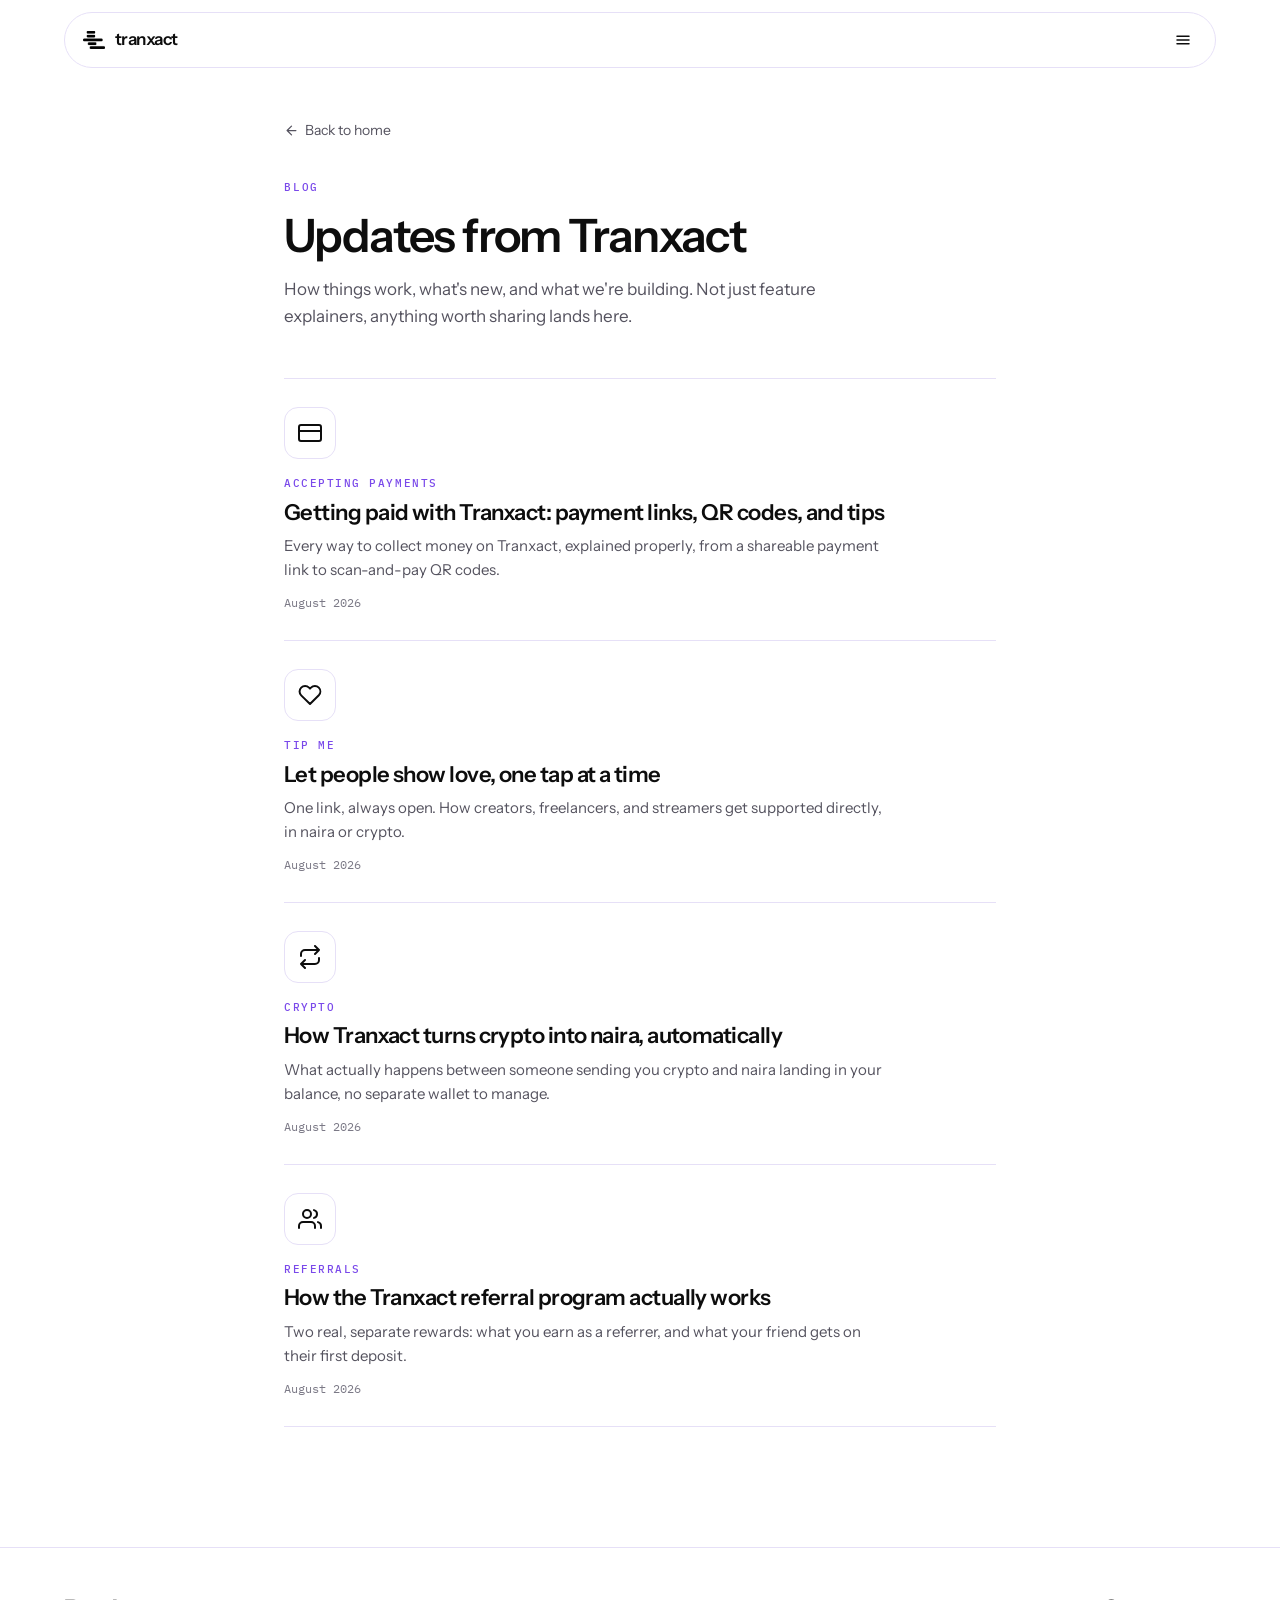
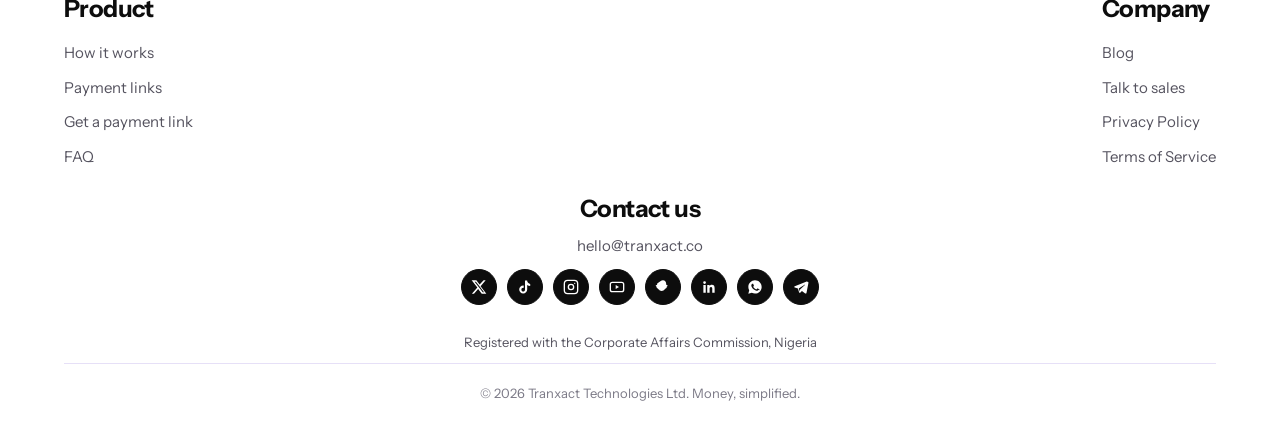
<file: blog/index.html>
<!DOCTYPE html>
<html lang="en">
<head>
<meta charset="UTF-8">
<meta name="viewport" content="width=device-width, initial-scale=1.0">
<title>Blog: Tranxact</title>
<meta name="description" content="Updates, explainers, and everything happening at Tranxact.">
<link rel="icon" href="[data-uri]">
<link rel="stylesheet" href="blog.css">
</head>
<body>
<div class="glow glow-1"></div>
<div class="glow glow-2"></div>

<div class="nav-outer">
  <nav class="nav">
    <a href="https://tranxact.co" class="nav-brand">
      <img src="[data-uri]" alt="Tranxact" style="width:22px;height:auto;">
      Tranxact
    </a>
    <button class="hamburger-btn" onclick="toggleNavMenu(true)" aria-label="Open menu">
      <svg viewBox="0 0 24 24" fill="none" stroke-width="2" stroke-linecap="round"><path d="M4 7h16M4 12h16M4 17h16"/></svg>
    </button>
  </nav>
</div>

<div class="nav-menu-overlay" id="navMenuOverlay" onclick="if(event.target===this) toggleNavMenu(false)">
  <div class="nav-menu-panel">
    <button class="nav-menu-close" onclick="toggleNavMenu(false)" aria-label="Close menu">
      <svg viewBox="0 0 24 24" fill="none" stroke-width="2" stroke-linecap="round"><path d="M18 6L6 18M6 6l12 12"/></svg>
    </button>
    <div class="nav-menu-links">
      <a href="https://tranxact.co/#/how-it-works" onclick="toggleNavMenu(false)">How it works</a>
      <a href="https://tranxact.co/#/faq" onclick="toggleNavMenu(false)">FAQ</a>
      <a href="https://tranxact.co/blog/" onclick="toggleNavMenu(false)">Blog</a>
      <a class="menu-action" href="https://tranxact.co/#/payment-link" onclick="toggleNavMenu(false)">Get a payment link <svg viewBox="0 0 24 24" fill="none" stroke="currentColor" stroke-width="2" stroke-linecap="round" stroke-linejoin="round" aria-hidden="true"><path d="M5 12h14M13 6l6 6-6 6"/></svg></a>
    </div>
    <div class="nav-menu-auth">
      <a href="https://app.tranxact.co" class="login">Log In</a>
      <a href="https://app.tranxact.co?signup=1" class="signup">Sign Up</a>
    </div>
    <div class="nav-menu-contact">
      <div class="nav-menu-contact-label">Need help?</div>
      <div class="nav-menu-contact-links">
        <a href="https://wa.me/2347058866702" target="_blank" rel="noopener">
          <svg viewBox="0 0 24 24" fill="none" stroke-width="2" stroke-linecap="round" stroke-linejoin="round"><path d="M21 11.5a8.38 8.38 0 0 1-.9 3.8 8.5 8.5 0 0 1-7.6 4.7 8.38 8.38 0 0 1-3.8-.9L3 21l1.9-5.7a8.38 8.38 0 0 1-.9-3.8 8.5 8.5 0 0 1 4.7-7.6 8.38 8.38 0 0 1 3.8-.9h.5a8.48 8.48 0 0 1 8 8v.5z"/></svg>
          WhatsApp
        </a>
      <a href="https://t.me/tranxactng" target="_blank" rel="noopener noreferrer"><svg viewBox="0 0 24 24" fill="none" stroke="currentColor" stroke-width="1.8" stroke-linecap="round" stroke-linejoin="round" aria-hidden="true"><path d="m22 2-7 20-4-9-9-4Z"/><path d="M22 2 11 13"/></svg> Telegram</a>
        <a href="mailto:hello@tranxact.co">
          <svg viewBox="0 0 24 24" fill="none" stroke-width="2" stroke-linecap="round" stroke-linejoin="round"><rect x="2" y="4" width="20" height="16" rx="2"/><path d="m22 7-10 6L2 7"/></svg>
          hello@tranxact.co
        </a>
      </div>
    </div>
  </div>
</div>

<div class="blog-wrap">
  <div class="blog-header"><a href="/" class="back-link">
    <svg viewBox="0 0 24 24" fill="none" stroke="currentColor" stroke-width="2" stroke-linecap="round" stroke-linejoin="round"><path d="M19 12H5M12 19l-7-7 7-7"/></svg>
    Back to home
  </a>
    <span class="blog-eyebrow">Blog</span>
    <h1 class="blog-title">Updates from Tranxact</h1>
    <p class="blog-sub">How things work, what's new, and what we're building. Not just feature explainers, anything worth sharing lands here.</p>
  </div>
  <div class="post-grid">
      <a href="getting-paid-with-tranxact.html" class="post-card">
        <div class="post-card-img"><svg viewBox="0 0 24 24" fill="none" stroke="currentColor" stroke-width="2" stroke-linecap="round" stroke-linejoin="round"><rect x="1" y="4" width="22" height="16" rx="2"/><path d="M1 10h22"/></svg></div>
        <div class="post-card-tag">Accepting Payments</div>
        <div class="post-card-title">Getting paid with Tranxact: payment links, QR codes, and tips</div>
        <p class="post-card-excerpt">Every way to collect money on Tranxact, explained properly, from a shareable payment link to scan-and-pay QR codes.</p>
        <div class="post-card-date">August 2026</div>
      </a>
      <a href="tip-me.html" class="post-card">
        <div class="post-card-img"><svg viewBox="0 0 24 24" fill="none" stroke="currentColor" stroke-width="2" stroke-linecap="round" stroke-linejoin="round"><path d="M20.8 4.6a5.5 5.5 0 0 0-7.8 0L12 5.6l-1-1a5.5 5.5 0 0 0-7.8 7.8l1 1L12 21l7.8-7.8 1-1a5.5 5.5 0 0 0 0-7.6z"/></svg></div>
        <div class="post-card-tag">Tip Me</div>
        <div class="post-card-title">Let people show love, one tap at a time</div>
        <p class="post-card-excerpt">One link, always open. How creators, freelancers, and streamers get supported directly, in naira or crypto.</p>
        <div class="post-card-date">August 2026</div>
      </a>
      <a href="crypto-to-naira.html" class="post-card">
        <div class="post-card-img"><svg viewBox="0 0 24 24" fill="none" stroke="currentColor" stroke-width="2" stroke-linecap="round" stroke-linejoin="round"><path d="M17 1l4 4-4 4M3 11V9a4 4 0 0 1 4-4h14M7 23l-4-4 4-4M21 13v2a4 4 0 0 1-4 4H3"/></svg></div>
        <div class="post-card-tag">Crypto</div>
        <div class="post-card-title">How Tranxact turns crypto into naira, automatically</div>
        <p class="post-card-excerpt">What actually happens between someone sending you crypto and naira landing in your balance, no separate wallet to manage.</p>
        <div class="post-card-date">August 2026</div>
      </a>
      <a href="referral-program.html" class="post-card">
        <div class="post-card-img"><svg viewBox="0 0 24 24" fill="none" stroke="currentColor" stroke-width="2" stroke-linecap="round" stroke-linejoin="round"><path d="M17 21v-2a4 4 0 0 0-4-4H5a4 4 0 0 0-4 4v2"/><circle cx="9" cy="7" r="4"/><path d="M23 21v-2a4 4 0 0 0-3-3.87M16 3.13a4 4 0 0 1 0 7.75"/></svg></div>
        <div class="post-card-tag">Referrals</div>
        <div class="post-card-title">How the Tranxact referral program actually works</div>
        <p class="post-card-excerpt">Two real, separate rewards: what you earn as a referrer, and what your friend gets on their first deposit.</p>
        <div class="post-card-date">August 2026</div>
      </a>
  </div>
</div>

<footer>
  <div class="wrap">
    <div class="footer-inner">
      <nav class="footer-col" aria-label="Product">
        <div class="footer-h">Product</div>
        <a href="https://tranxact.co/#/how-it-works">How it works</a>
        <a href="https://tranxact.co/#/pay">Payment links</a>
        <a href="https://tranxact.co/#/payment-link">Get a payment link</a>
        <a href="https://tranxact.co/#/faq">FAQ</a>
      </nav>
      <nav class="footer-col" aria-label="Company">
        <div class="footer-h">Company</div>
        <a href="https://tranxact.co/blog/">Blog</a>
        <a href="https://tranxact.co/#/sales">Talk to sales</a>
        <a href="/privacy.html">Privacy Policy</a>
        <a href="/terms.html">Terms of Service</a>
      </nav>
    </div>
    <div class="footer-contact-block">
      <div class="footer-h2">Contact us</div>
      <a class="footer-mail" href="mailto:hello@tranxact.co">hello@tranxact.co</a>
      <div class="footer-socials">
        <a href="https://x.com/tranxactng" target="_blank" rel="noopener" aria-label="X"><svg viewBox="0 0 24 24" fill="currentColor" stroke="none"><path d="M18.9 2H22l-7.6 8.7L23 22h-6.9l-5.4-6.9L4.5 22H1.3l8.2-9.3L1 2h7l4.9 6.3L18.9 2zm-1.2 18h1.9L7.4 4H5.4l12.3 16z"/></svg></a>
        <a href="https://tiktok.com/@tranxact" target="_blank" rel="noopener" aria-label="TikTok"><svg viewBox="0 0 24 24" fill="currentColor" stroke="none"><path d="M16.6 5.8c-.9-.9-1.4-2.1-1.4-3.4h-3.2v13.6c0 1.5-1.2 2.7-2.7 2.7s-2.7-1.2-2.7-2.7 1.2-2.7 2.7-2.7c.3 0 .6 0 .8.1V10c-.3 0-.5-.1-.8-.1-3.3 0-6 2.7-6 6s2.7 6 6 6 6-2.7 6-6V9.1c1.3.9 2.8 1.5 4.5 1.5V7.4c-1.2 0-2.3-.5-3.2-1.6z"/></svg></a>
        <a href="https://instagram.com/tranxactng" target="_blank" rel="noopener" aria-label="Instagram"><svg viewBox="0 0 24 24" fill="none" stroke="currentColor" stroke-width="2" stroke-linecap="round" stroke-linejoin="round"><rect x="2" y="2" width="20" height="20" rx="5"/><circle cx="12" cy="12" r="4"/><circle cx="17.5" cy="6.5" r="1" fill="currentColor" stroke="none"/></svg></a>
        <a href="https://youtube.com/@tranxact" target="_blank" rel="noopener" aria-label="YouTube"><svg viewBox="0 0 24 24" fill="none" stroke="currentColor" stroke-width="2" stroke-linecap="round" stroke-linejoin="round"><rect x="2" y="5" width="20" height="14" rx="3"/><polygon points="10 9 15 12 10 15 10 9" fill="currentColor" stroke="none"/></svg></a>
        <a href="https://snapchat.com/add/tranxact" target="_blank" rel="noopener" aria-label="Snapchat"><svg viewBox="0 0 24 24" fill="currentColor" stroke="none"><path d="M12 2c3 0 4.6 2.2 4.7 4.8.1 1.2.1 1.6.2 1.8.2.3 1 .5 1.6.7.4.1.6.6.4 1-.1.3-.6.9-1.4 1.3.1.4.1.9-.1 1.4-.3.6-1 1-1.7 1.1-.2 1-1 1.7-2 2.1-.3 1-1.6 1.7-3.7 1.7s-3.4-.7-3.7-1.7c-1-.4-1.8-1.1-2-2.1-.7-.1-1.4-.5-1.7-1.1-.2-.5-.2-1-.1-1.4-.8-.4-1.3-1-1.4-1.3-.2-.4 0-.9.4-1 .6-.2 1.4-.4 1.6-.7.1-.2.1-.6.2-1.8C7.4 4.2 9 2 12 2z"/></svg></a>
        <a href="https://www.linkedin.com/company/tranxact-technologies-ltd/" target="_blank" rel="noopener" aria-label="LinkedIn"><svg viewBox="0 0 24 24" fill="currentColor" stroke="none"><path d="M20.45 20.45h-3.56v-5.57c0-1.33-.03-3.04-1.85-3.04-1.86 0-2.14 1.45-2.14 2.94v5.67H9.35V9h3.41v1.56h.05c.48-.9 1.64-1.85 3.37-1.85 3.6 0 4.27 2.37 4.27 5.45v6.29zM5.34 7.43a2.06 2.06 0 1 1 0-4.12 2.06 2.06 0 0 1 0 4.12zM7.12 20.45H3.56V9h3.56v11.45z"/></svg></a><a href="https://wa.me/2347058866702" target="_blank" rel="noopener" aria-label="WhatsApp"><svg viewBox="0 0 24 24" fill="currentColor" stroke="none"><path d="M12 2C6.5 2 2 6.5 2 12c0 1.8.5 3.5 1.3 5L2 22l5.2-1.3c1.4.8 3.1 1.2 4.8 1.2 5.5 0 10-4.5 10-10S17.5 2 12 2zm5.7 14.2c-.2.7-1.4 1.3-2 1.4-.5.1-1.1.1-1.8-.1-.4-.1-.9-.3-1.6-.6-2.8-1.2-4.6-4-4.7-4.2-.1-.2-1.1-1.5-1.1-2.8s.7-2 1-2.3c.3-.3.6-.3.8-.3h.6c.2 0 .4 0 .6.5.2.5.7 1.8.8 1.9.1.1.1.3 0 .5-.1.2-.2.3-.3.5-.2.2-.3.3-.5.5-.2.2-.3.4-.1.7.2.3.8 1.3 1.7 2.1 1.2 1.1 2.2 1.4 2.5 1.6.3.2.5.1.7-.1.2-.2.8-.9 1-1.2.2-.3.4-.2.7-.1.3.1 1.7.8 2 1 .3.1.5.2.6.3.1.2.1.9-.1 1.6z"/></svg></a>
        <a href="https://t.me/Tranxacters" target="_blank" rel="noopener" aria-label="Telegram"><svg viewBox="0 0 24 24" fill="currentColor" stroke="none"><path d="M21.5 3.5 2.7 10.9c-1.1.4-1.1 1.6 0 2l4.7 1.5 1.8 5.7c.2.7 1.1.9 1.6.4l2.6-2.5 4.9 3.6c.7.5 1.8.1 1.9-.7l3-15.1c.2-.9-.7-1.6-1.7-1.3zM8.5 14.2l9-5.7c.4-.3.8.2.4.5l-7.3 6.6-.3 3.1-1.6-4.5z"/></svg></a>
      </div>
    </div>
    <div class="footer-legal">
      <span>Registered with the Corporate Affairs Commission, Nigeria</span>
    </div>
    <div class="footer-copy">© 2026 Tranxact Technologies Ltd. Money, simplified.</div>
  </div>
</footer>

<script>
  function toggleNavMenu(open) {
    var overlay = document.getElementById('navMenuOverlay');
    if (!overlay) return;
    if (open) { overlay.classList.add('open'); document.body.style.overflow = 'hidden'; }
    else { overlay.classList.remove('open'); document.body.style.overflow = ''; }
  }
  document.addEventListener('keydown', function (e) { if (e.key === 'Escape') toggleNavMenu(false); });
</script>
<script>
  (function () {
    var targets = document.querySelectorAll('.reveal, .reveal-stagger');
    if (!('IntersectionObserver' in window) || targets.length === 0) {
      targets.forEach(function (el) { el.classList.add('in-view'); });
      return;
    }
    var io = new IntersectionObserver(function (entries) {
      entries.forEach(function (entry) {
        if (entry.isIntersecting) {
          entry.target.classList.add('in-view');
          io.unobserve(entry.target);
        }
      });
    }, { threshold: 0.15, rootMargin: '0px 0px -60px 0px' });
    targets.forEach(function (el) { io.observe(el); });
  })();
</script>
</body>
</html>
</file>
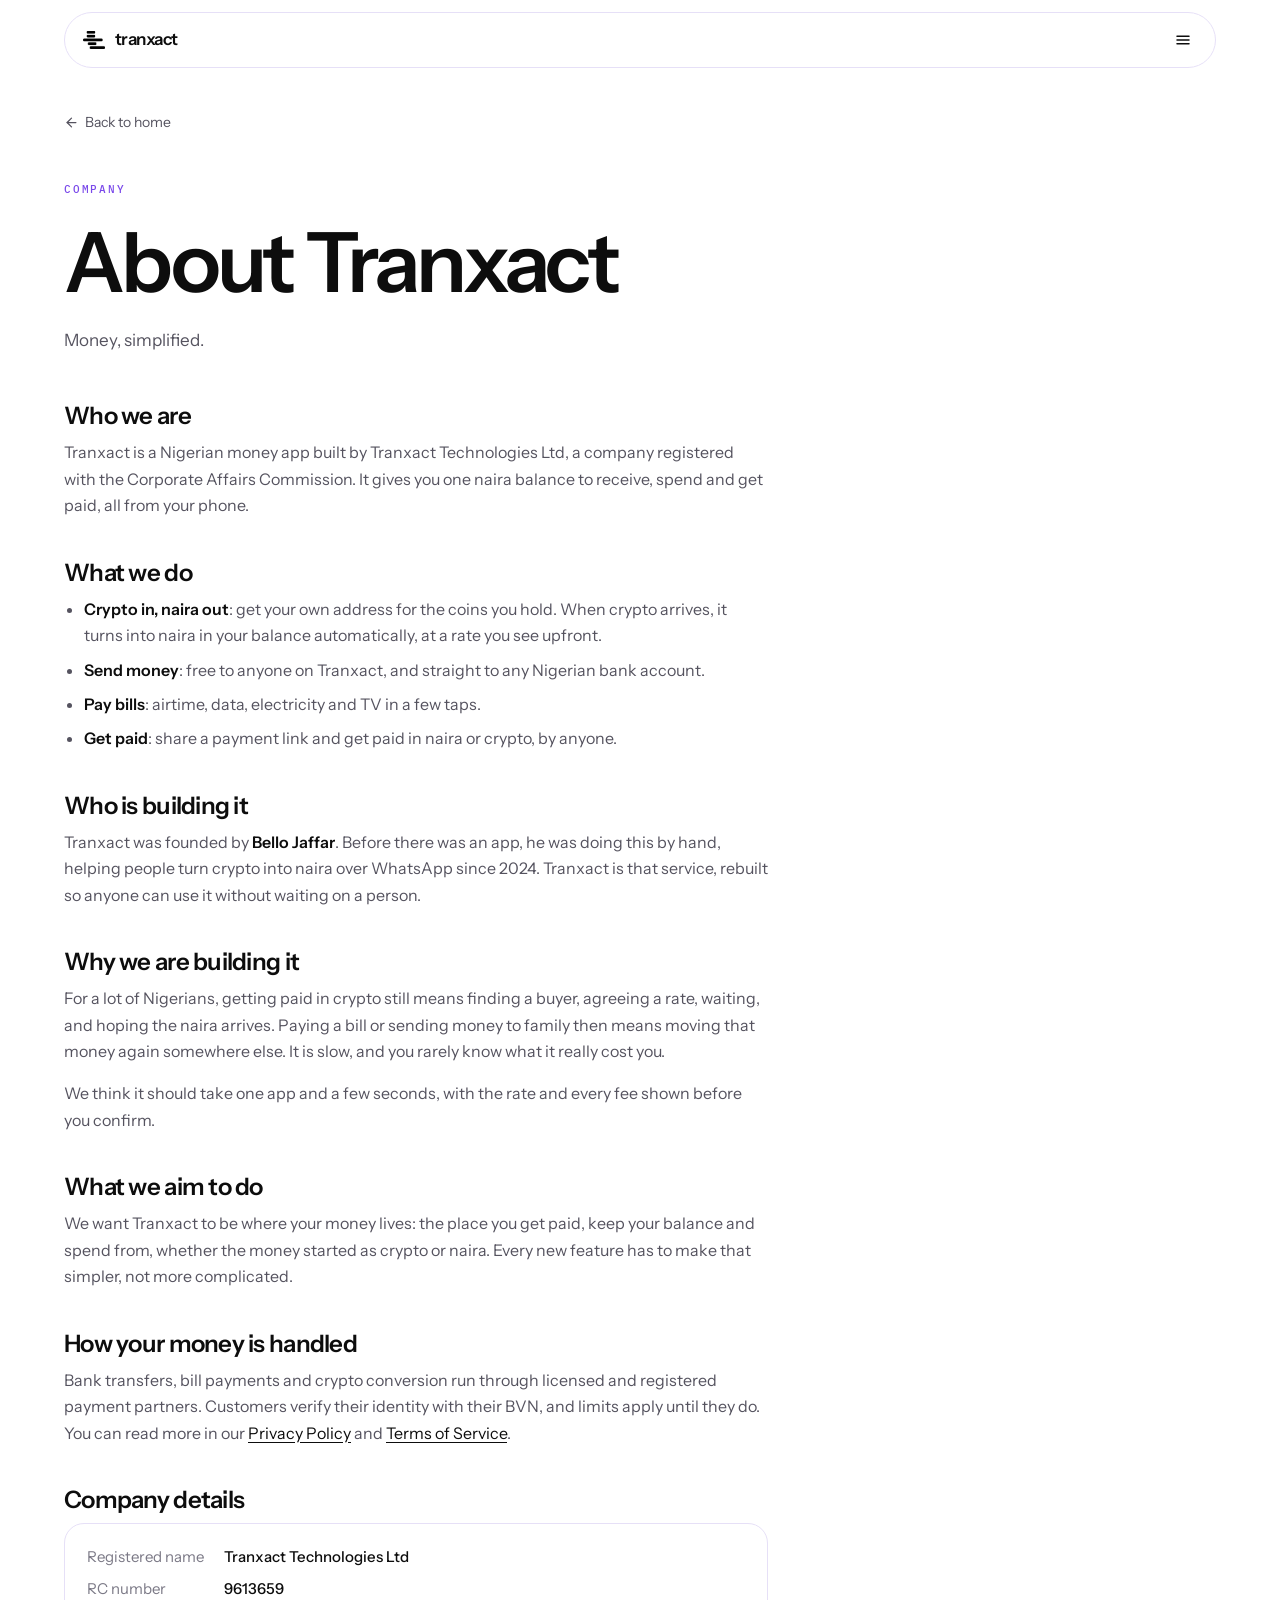
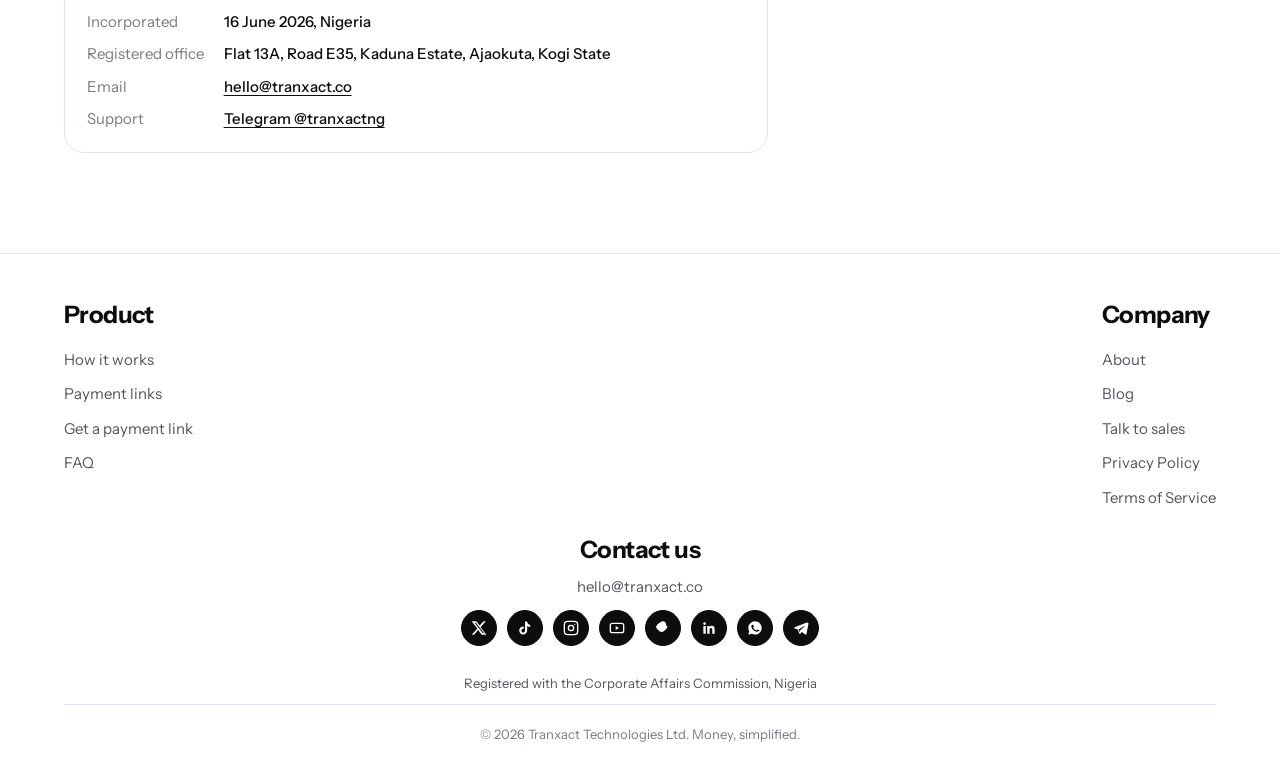
<file: about.html>
<!DOCTYPE html>
<html lang="en">
<head>
<meta charset="UTF-8">
<meta name="theme-color" content="#ffffff">
<meta name="viewport" content="width=device-width, initial-scale=1.0">
<title>About — Tranxact</title>
<meta name="description" content="About Tranxact: who we are, what we do, and why we are building it.">
<link rel="icon" type="image/png" href="[data-uri]">
<style>
@import url('https://fonts.googleapis.com/css2?family=IBM+Plex+Mono:wght@400;500;600&family=Instrument+Sans:ital,wght@0,400;0,500;0,600;0,700;1,400&display=swap');

/* Tranxact blog, privacy and terms: cream theme (matches tranxact.co) */
:root{
  color-scheme:light;
  --bg:#fff; --bg-elev:#fff; --surface:#fff; --surface-2:#f4f1ff;
  --border:#e6e0f7; --border-soft:#eee9fb;
  --text:#0d0d0d; --fg:#0d0d0d; --muted:#55535f; --muted-2:#7b7986; --subtle:#7b7986;
  --accent:#c4b5fd; --accent-soft:rgba(139,92,246,.1);
  --teal:#7a49ea; --teal-soft:#ede6ff; --violet:#8b5cf6;
  --ink:#0d0d0d; --ink-fg:#fff;
  --radius:24px; --radius-sm:12px; --ease:cubic-bezier(.16,.8,.24,1);
}
*{margin:0;padding:0;box-sizing:border-box;}
html{scroll-behavior:smooth;overflow-x:hidden;background:#fff;color-scheme:light;-webkit-font-smoothing:antialiased;}
body{background:var(--bg);color:var(--text);font-family:'Instrument Sans',ui-sans-serif,system-ui,-apple-system,'Segoe UI',sans-serif;overflow-x:hidden;line-height:1.5;}
.mono{font-family:'IBM Plex Mono',ui-monospace,Menlo,monospace;}
img,svg{display:block;max-width:100%;}
a{color:inherit;text-decoration:none;}
button{font-family:inherit;cursor:pointer;border:none;background:none;color:inherit;}
::selection{background:var(--teal-soft);color:#2a1566;}
:focus-visible{outline:2px solid var(--text);outline-offset:3px;border-radius:4px;}
@media (prefers-reduced-motion:reduce){html{scroll-behavior:auto;}*{animation-duration:.01ms!important;transition-duration:.01ms!important;}}
.wrap{max-width:1180px;margin:0 auto;padding-left:32px;padding-right:32px;}
.glow{display:none;}
.reveal,.reveal-stagger>*{opacity:1!important;transform:none!important;}

/* The logo files are white (made for the old dark pages). Turn them ink-black. */
.nav-brand img,.footer-brand img{filter:invert(1);}

/* Navbar: the same floating pill as the main site */
.nav-outer{position:fixed;top:0;left:0;right:0;z-index:100;display:flex;justify-content:center;padding:12px 12px 0;}
.nav{width:min(72rem,100%);height:56px;display:flex;align-items:center;justify-content:space-between;padding:0 12px 0 18px;border-radius:999px;
  background:rgba(255,255,255,.9);backdrop-filter:blur(16px);-webkit-backdrop-filter:blur(16px);border:1px solid var(--border);}
.nav-brand{display:inline-flex;align-items:center;gap:10px;font-weight:600;font-size:17px;letter-spacing:-.03em;color:var(--text);text-transform:lowercase;}
.hamburger-btn{display:flex;align-items:center;justify-content:center;width:40px;height:40px;border-radius:50%;background:transparent;border:0;transition:background .2s var(--ease);}
.hamburger-btn:hover{background:var(--surface-2);}
.hamburger-btn svg{width:18px;height:18px;stroke:var(--text);}
.nav-menu-overlay{position:fixed;inset:0;z-index:200;background:rgba(22,21,19,.4);backdrop-filter:blur(4px);opacity:0;pointer-events:none;transition:opacity .25s var(--ease);}
.nav-menu-overlay.open{opacity:1;pointer-events:auto;}
.nav-menu-panel{position:fixed;top:0;right:0;bottom:0;width:min(340px,88vw);background:var(--surface);border-left:1px solid var(--border);padding:24px 22px;display:flex;flex-direction:column;transform:translateX(100%);transition:transform .3s var(--ease);overflow-y:auto;}
.nav-menu-overlay.open .nav-menu-panel{transform:translateX(0);}
.nav-menu-close{align-self:flex-end;width:36px;height:36px;border-radius:50%;background:transparent;display:flex;align-items:center;justify-content:center;margin-bottom:20px;}
.nav-menu-close:hover{background:var(--surface-2);}
.nav-menu-close svg{width:16px;height:16px;stroke:var(--text);}
.nav-menu-links{display:flex;flex-direction:column;gap:2px;margin-bottom:24px;}
.nav-menu-links a{font-size:15px;font-weight:500;color:var(--text);padding:12px 8px;border-radius:12px;}
.nav-menu-links a:hover{background:var(--surface-2);}
.nav-menu-links a.menu-action{display:flex;align-items:center;justify-content:space-between;gap:12px;margin-top:10px;padding-top:16px;border-top:1px solid var(--border);border-radius:0;font-weight:600;}
.nav-menu-links a.menu-action svg{width:16px;height:16px;flex:none;}
.nav-menu-auth{display:flex;gap:10px;margin-bottom:28px;}
.nav-menu-auth a{flex:1;text-align:center;padding:12px;border-radius:999px;font-size:14px;font-weight:600;}
.nav-menu-auth .login{background:var(--surface);border:1px solid var(--border);color:var(--text);}
.nav-menu-auth .signup{background:var(--ink);color:var(--ink-fg);}
.nav-menu-contact{margin-top:auto;padding-top:20px;border-top:1px solid var(--border);}
.nav-menu-contact-label{font-size:12px;color:var(--muted);margin-bottom:12px;}
.nav-menu-contact-links{display:flex;flex-direction:column;gap:10px;}
.nav-menu-contact-links a{display:flex;align-items:center;gap:10px;font-size:14px;color:var(--text);}
.nav-menu-contact-links a svg{width:17px;height:17px;flex-shrink:0;stroke:var(--muted);}

/* Buttons: ink on cream, like the main site */
.btn-primary,.btn-teal{background:var(--ink);color:var(--ink-fg);font-weight:600;font-size:15px;padding:14px 26px;border-radius:999px;display:inline-flex;align-items:center;gap:8px;transition:transform .2s var(--ease),opacity .2s var(--ease);}
.btn-primary:hover,.btn-teal:hover{transform:translateY(-1px);opacity:.88;}
.btn-primary svg,.btn-teal svg{width:16px;height:16px;}
.btn-secondary{background:var(--surface);color:var(--text);font-weight:600;font-size:15px;padding:14px 26px;border-radius:999px;border:1px solid var(--border);display:inline-flex;align-items:center;gap:8px;}
.btn-secondary:hover{background:var(--surface-2);}

/* Footer: same as the live tranxact.co footer */
footer{--bg:#fff;--surface:#fff;--surface-2:#f4f1ff;--border:#e6e0f7;--fg:#0d0d0d;--text:#0d0d0d;--muted:#55535f;--muted-2:#7b7986;--violet:#8b5cf6;}
footer .wrap{width:min(72rem,calc(100% - 2.5rem));max-width:none;padding-left:0;padding-right:0;}
footer{border-top:1px solid var(--border);padding:48px 0 40px;position:relative;z-index:1;margin-top:20px;}
.footer-inner{display:flex;justify-content:space-between;align-items:flex-start;flex-wrap:wrap;gap:24px;margin-bottom:28px;}
.footer-brand{display:flex;align-items:center;gap:10px;font-weight:600;letter-spacing:-.03em;text-transform:lowercase;}
.footer-contact{font-size:13px;color:var(--muted);margin-top:8px;}
.footer-contact a{color:var(--text);text-decoration:underline;text-underline-offset:3px;}
.footer-socials{display:flex;gap:10px;flex-wrap:wrap;}
.footer-socials a{width:36px;height:36px;border-radius:50%;background:var(--surface);border:1px solid var(--border);display:flex;align-items:center;justify-content:center;color:var(--muted);transition:all .2s var(--ease);}
.footer-socials a:hover{color:var(--text);background:var(--surface-2);}
.footer-socials a svg{width:16px;height:16px;}
@media (max-width:420px){.footer-socials{gap:7px;}.footer-socials a{width:34px;height:34px;}}
.footer-legal{display:flex;align-items:center;gap:16px;flex-wrap:wrap;font-size:13px;color:var(--muted);margin-bottom:10px;}
.footer-legal a{color:var(--muted);}
.footer-legal a:hover{color:var(--text);}
.footer-legal .dot{width:3px;height:3px;border-radius:50%;background:var(--muted-2);}
.footer-col{display:flex;flex-direction:column;gap:8px;font-size:13px;min-width:120px}
.footer-col a{color:var(--muted);text-decoration:none}.footer-col a:hover{color:var(--text)}
.footer-h{font-size:13px;font-weight:600;color:var(--text);margin-bottom:2px}
.footer-social-row{margin-bottom:22px}
@media(max-width:640px){.footer-inner>div:first-child{flex-basis:100%}.footer-col{flex:1}}
.footer-copy{font-size:13px;color:var(--muted-2);padding-top:20px;border-top:1px solid var(--border);}
.footer-contact-block{display:flex;flex-direction:column;align-items:center;text-align:center;gap:12px;margin:12px 0 28px}
.footer-h2{font-size:20px;font-weight:600;letter-spacing:-.02em}
.footer-mail{font-size:15px;color:var(--muted);text-decoration:none}.footer-mail:hover{color:var(--violet)}
.footer-socials{justify-content:center}
.footer-socials a{background:#0d0d0d;border-color:#0d0d0d;color:#fff;transition:background .2s,transform .2s}
.footer-socials a:hover{background:var(--violet);color:#fff;transform:translateY(-2px)}
.footer-legal{justify-content:center}.footer-copy{text-align:center}
.footer-inner{justify-content:space-between;gap:28px 16px}
.footer-inner>div:first-child{flex-basis:100%}
.footer-h,.footer-h2{font-size:24px;font-weight:700;letter-spacing:-.025em;color:var(--fg);line-height:1.1}
.footer-h{margin-bottom:8px}
.footer-col{font-size:15px;gap:12px;min-width:0}
.footer-inner{justify-content:space-between;align-items:flex-start;flex-wrap:nowrap}
.footer-col{flex:0 0 auto}
.footer-col:first-child{align-items:flex-start;text-align:left}
.footer-col:last-child{align-items:flex-start;text-align:left;margin-left:auto}

/* ============ Blog ============ */
.blog-wrap{max-width:760px;margin:0 auto;padding:0 24px;}
.blog-header{padding-top:calc(120px + env(safe-area-inset-top));padding-bottom:40px;}
.blog-eyebrow{font-family:'IBM Plex Mono',ui-monospace,monospace;font-size:11px;font-weight:500;letter-spacing:.16em;text-transform:uppercase;color:var(--teal);margin-bottom:16px;display:inline-block;}
.blog-title{font-size:clamp(30px,5vw,46px);font-weight:600;letter-spacing:-.035em;line-height:1.05;margin-bottom:16px;color:var(--text);}
.blog-sub{font-size:17px;color:var(--muted);line-height:1.6;max-width:600px;}

/* Index */
.post-grid{display:flex;flex-direction:column;gap:0;margin-top:8px;padding-bottom:100px;border-top:1px solid var(--border);}
.post-card{display:block;padding:28px 0;border-bottom:1px solid var(--border);transition:opacity .2s var(--ease);}
.post-card:hover{opacity:.72;}
.post-card-img{width:52px;height:52px;border-radius:14px;background:var(--surface);border:1px solid var(--border);display:flex;align-items:center;justify-content:center;margin-bottom:16px;overflow:hidden;}
.post-card-img svg{width:24px;height:24px;stroke:var(--text);}
.post-card-tag{font-family:'IBM Plex Mono',ui-monospace,monospace;font-size:11px;font-weight:500;color:var(--teal);text-transform:uppercase;letter-spacing:.14em;margin-bottom:8px;}
.post-card-title{font-size:22px;font-weight:600;letter-spacing:-.025em;line-height:1.2;margin-bottom:8px;color:var(--text);}
.post-card:hover .post-card-title{text-decoration:underline;text-underline-offset:4px;}
.post-card-excerpt{font-size:15px;color:var(--muted);line-height:1.6;max-width:600px;}
.post-card-date{font-family:'IBM Plex Mono',ui-monospace,monospace;font-size:12px;color:var(--muted-2);margin-top:12px;}

/* Article */
.article-body{padding-top:calc(120px + env(safe-area-inset-top));padding-bottom:100px;}
.article-body h2{font-size:24px;font-weight:600;letter-spacing:-.025em;margin:44px 0 14px;color:var(--text);}
.article-body h3{font-size:18px;font-weight:600;letter-spacing:-.02em;margin:32px 0 12px;color:var(--text);}
.article-body p{font-size:16px;line-height:1.75;color:var(--muted);margin-bottom:20px;}
.article-body ul,.article-body ol{margin:0 0 20px 20px;}
.article-body li{font-size:16px;line-height:1.75;color:var(--muted);margin-bottom:8px;}
.article-body strong{color:var(--text);font-weight:600;}
.article-body a{color:var(--text);text-decoration:underline;text-underline-offset:3px;}
.article-meta{display:flex;align-items:center;gap:10px;font-size:13px;color:var(--muted-2);margin-top:20px;margin-bottom:8px;}
.article-cta{background:var(--surface);border:1px solid var(--border);border-radius:var(--radius);padding:28px;margin-top:48px;text-align:center;}
.article-cta p{color:var(--text);font-size:16px;margin-bottom:18px;}
.back-link{display:flex;width:fit-content;align-items:center;gap:6px;font-size:14px;color:var(--muted);margin-bottom:32px;}
.back-link:hover{color:var(--text);}
.back-link svg{width:15px;height:15px;}

/* Buttons inside articles keep their own colours (the generic article link style made the text invisible on black) */
.article-body a.btn-primary,.article-body a.btn-teal,.article-cta a.btn-primary,.article-cta a.btn-teal{color:var(--ink-fg);text-decoration:none;}
.article-body a.btn-secondary,.article-cta a.btn-secondary{color:var(--text);text-decoration:none;}
.back-row{display:flex;flex-wrap:wrap;gap:6px 22px;margin-bottom:32px;}
.back-row .back-link{margin-bottom:0;}

/* Product mock-ups used as post images */
.post-hero{display:flex;justify-content:center;margin:12px 0 36px;}
.pay-modal{width:100%;max-width:340px;background:var(--surface);border:1px solid var(--border);border-radius:20px;padding:22px;box-shadow:0 30px 60px -34px rgba(22,21,19,.22);}
.pay-modal-head{font-size:12.5px;color:var(--muted);margin-bottom:14px;}
.pay-tabs{display:flex;gap:8px;margin-bottom:18px;flex-wrap:wrap;}
.pay-tab{padding:7px 13px;border-radius:999px;font-size:12px;border:1px solid var(--border);color:var(--muted);}
.pay-tab.active{background:var(--ink);border-color:var(--ink);color:var(--ink-fg);}
.pay-link-preview{background:var(--bg);border:1px solid var(--border);border-radius:13px;padding:16px;display:flex;flex-direction:column;gap:9px;}
.pay-link-preview .url{font-size:12.5px;color:var(--teal);word-break:break-all;}
.pay-link-preview .amt{font-size:24px;font-weight:600;color:var(--text);}
.pay-link-preview .desc{font-size:12px;color:var(--muted-2);}
.pay-copy-btn{margin-top:13px;background:var(--surface-2);border:1px solid var(--border);padding:10px;border-radius:10px;text-align:center;font-size:12px;color:var(--muted);}
.store-head{display:flex;align-items:center;gap:11px;margin-bottom:16px;padding-bottom:16px;border-bottom:1px solid var(--border);}
.store-avatar{width:38px;height:38px;border-radius:11px;background:var(--teal-soft);display:flex;align-items:center;justify-content:center;color:var(--teal);font-weight:700;font-size:15px;flex-shrink:0;}
.store-name{font-weight:600;font-size:14.5px;color:var(--text);}
.store-url{font-size:11.5px;color:var(--muted);}
.store-item{display:flex;justify-content:space-between;align-items:center;padding:11px 0;border-bottom:1px solid var(--border);}
.store-item:last-child{border-bottom:0;}
.store-item-type{font-size:10.5px;color:var(--teal);font-weight:600;margin-bottom:2px;}
.store-item-name{font-size:13px;font-weight:600;color:var(--text);}
.store-item-price{font-size:13px;font-weight:600;font-family:'IBM Plex Mono',monospace;flex-shrink:0;color:var(--text);}
.store-pay-methods{margin-top:13px;background:var(--surface-2);border:1px solid var(--border);padding:10px;border-radius:10px;text-align:center;font-size:11.5px;color:var(--muted);}
.convert-card{width:100%;max-width:380px;background:var(--surface);border:1px solid var(--border);border-radius:20px;padding:20px 22px;box-shadow:0 30px 60px -34px rgba(22,21,19,.22);}
.convert-row{display:flex;justify-content:space-between;align-items:center;padding:10px 0;}
.wallet-left{display:flex;align-items:center;gap:12px;}
.coin-icon{width:36px;height:36px;border-radius:50%;display:flex;align-items:center;justify-content:center;font-size:12px;font-weight:600;color:#0A0A0B;}
.coin-name{font-size:14.5px;font-weight:500;color:var(--text);}
.coin-sub{font-size:12px;color:var(--muted-2);}
.wallet-right{text-align:right;}
.wallet-amt{font-size:14.5px;color:var(--text);}
.convert-divider{display:flex;flex-direction:column;align-items:center;gap:4px;padding:8px 0 14px;position:relative;}
.convert-arrow{width:26px;height:26px;border-radius:50%;background:var(--bg);border:1px solid var(--border);display:flex;align-items:center;justify-content:center;z-index:1;}
.convert-arrow svg{width:13px;height:13px;stroke:var(--text);}
.convert-label{font-size:11px;color:var(--muted-2);z-index:1;background:var(--surface);padding:0 6px;}
.credited{background:var(--teal-soft);margin:0 -22px;padding:16px 22px;border-radius:0 0 18px 18px;}
.credited-amt{color:var(--teal);font-weight:600;}

/* ============ Legal pages ============ */
@media (max-width:640px){
  .footer-legal{gap:8px 18px;}
  .footer-legal .dot{display:none;}
  .blog-header,.article-body{padding-top:calc(100px + env(safe-area-inset-top));}
  .wrap{padding-left:20px;padding-right:20px;}
}


/* ---- Page theme: same as the live site (white, violet accent) ---- */
html,body{background:#fff;}
.nav{background:rgba(255,255,255,.9);}
.eyebrow{margin:0 0 .75rem;font-family:'IBM Plex Mono',ui-monospace,Menlo,monospace;font-size:11px;font-weight:500;letter-spacing:.16em;text-transform:uppercase;color:var(--teal);}
.h1{margin:1.5rem 0 0;max-width:20ch;font-size:clamp(2.6rem,7vw,5.2rem);font-weight:600;letter-spacing:-.045em;line-height:.98;text-wrap:balance;}
.lead{margin:1.5rem 0 0;max-width:28rem;font-size:17px;line-height:1.6;color:var(--muted);text-wrap:pretty;}
.back-home{display:inline-flex;align-items:center;gap:6px;font-size:14px;color:var(--muted);margin-bottom:.5rem;}
.back-home:hover{color:var(--fg);}
.back-home svg{width:15px;height:15px;}
.page-wrap.wrap{width:min(72rem,calc(100% - 2.5rem));max-width:none;padding:7rem 0 5rem;}
.legal-body{max-width:44rem;margin-top:3rem;padding:0;}
.legal-body h2{margin:2.5rem 0 .6rem;font-size:1.5rem;font-weight:600;letter-spacing:-.03em;line-height:1.15;color:var(--fg);}
.legal-body h3{margin:1.75rem 0 .45rem;font-size:1.05rem;font-weight:600;letter-spacing:-.02em;color:var(--fg);}
.legal-body p{margin:0 0 1rem;font-size:16px;line-height:1.65;color:var(--muted);}
.legal-body ul,.legal-body ol{margin:0 0 1rem 1.25rem;}
.legal-body li{margin-bottom:.5rem;font-size:16px;line-height:1.65;color:var(--muted);}
.legal-body strong{color:var(--fg);font-weight:600;}
.legal-body a{color:var(--fg);text-decoration:underline;text-underline-offset:3px;}
.legal-body a:hover{color:var(--violet);}
.legal-note{margin:0 0 2rem;padding:1.35rem;border:1px solid var(--border);background:var(--surface);border-radius:1.25rem;}
.legal-note p{margin:0;font-size:15px;line-height:1.6;color:var(--muted);}
@media (max-width:760px){.page-wrap.wrap{padding-top:6rem;}}

.about-facts{display:grid;grid-template-columns:auto 1fr;gap:10px 20px;margin:0;padding:1.35rem;border:1px solid var(--border);background:var(--surface);border-radius:1.25rem;font-size:15px}
.about-facts dt{color:var(--muted-2)}
.about-facts dd{color:var(--text);font-weight:500}
@media(max-width:520px){.about-facts{grid-template-columns:1fr;gap:2px}.about-facts dd{margin-bottom:10px}}
</style>

</head>
<body>
<div class="glow glow-1"></div>
<div class="glow glow-2"></div>

<div class="nav-outer">
  <nav class="nav">
    <a href="https://tranxact.co" class="nav-brand">
      <img src="[data-uri]" alt="Tranxact" style="width:22px;height:auto;">
      Tranxact
    </a>
    <button class="hamburger-btn" onclick="toggleNavMenu(true)" aria-label="Open menu">
      <svg viewBox="0 0 24 24" fill="none" stroke-width="2" stroke-linecap="round"><path d="M4 7h16M4 12h16M4 17h16"/></svg>
    </button>
  </nav>
</div>

<div class="nav-menu-overlay" id="navMenuOverlay" onclick="if(event.target===this) toggleNavMenu(false)">
  <div class="nav-menu-panel">
    <button class="nav-menu-close" onclick="toggleNavMenu(false)" aria-label="Close menu">
      <svg viewBox="0 0 24 24" fill="none" stroke-width="2" stroke-linecap="round"><path d="M18 6L6 18M6 6l12 12"/></svg>
    </button>
    <div class="nav-menu-links">
      <a href="https://tranxact.co/#/how-it-works" onclick="toggleNavMenu(false)">How it works</a>
      <a href="https://tranxact.co/#/faq" onclick="toggleNavMenu(false)">FAQ</a>
      <a href="https://tranxact.co/blog/" onclick="toggleNavMenu(false)">Blog</a>
      <a class="menu-action" href="https://tranxact.co/#/payment-link" onclick="toggleNavMenu(false)">Get a payment link <svg viewBox="0 0 24 24" fill="none" stroke="currentColor" stroke-width="2" stroke-linecap="round" stroke-linejoin="round" aria-hidden="true"><path d="M5 12h14M13 6l6 6-6 6"/></svg></a>
    </div>
    <div class="nav-menu-auth">
      <a href="https://app.tranxact.co" class="login">Log In</a>
      <a href="https://app.tranxact.co?signup=1" class="signup">Sign Up</a>
    </div>
    <div class="nav-menu-contact">
      <div class="nav-menu-contact-label">Need help?</div>
      <div class="nav-menu-contact-links">
        <a href="https://wa.me/2347058866702" target="_blank" rel="noopener">
          <svg viewBox="0 0 24 24" fill="none" stroke-width="2" stroke-linecap="round" stroke-linejoin="round"><path d="M21 11.5a8.38 8.38 0 0 1-.9 3.8 8.5 8.5 0 0 1-7.6 4.7 8.38 8.38 0 0 1-3.8-.9L3 21l1.9-5.7a8.38 8.38 0 0 1-.9-3.8 8.5 8.5 0 0 1 4.7-7.6 8.38 8.38 0 0 1 3.8-.9h.5a8.48 8.48 0 0 1 8 8v.5z"/></svg>
          WhatsApp
        </a>
      <a href="https://t.me/tranxactng" target="_blank" rel="noopener noreferrer"><svg viewBox="0 0 24 24" fill="none" stroke="currentColor" stroke-width="1.8" stroke-linecap="round" stroke-linejoin="round" aria-hidden="true"><path d="m22 2-7 20-4-9-9-4Z"/><path d="M22 2 11 13"/></svg> Telegram</a>
        <a href="mailto:hello@tranxact.co">
          <svg viewBox="0 0 24 24" fill="none" stroke-width="2" stroke-linecap="round" stroke-linejoin="round"><rect x="2" y="4" width="20" height="16" rx="2"/><path d="m22 7-10 6L2 7"/></svg>
          hello@tranxact.co
        </a>
      </div>
    </div>
  </div>
</div>

<main class="wrap page-wrap">
  <a class="back-home" href="https://tranxact.co/"><svg viewBox="0 0 24 24" fill="none" stroke="currentColor" stroke-width="2" stroke-linecap="round" stroke-linejoin="round" aria-hidden="true"><path d="M19 12H5"/><path d="m12 19-7-7 7-7"/></svg> Back to home</a>
  <p class="eyebrow" style="margin-top:2.5rem">Company</p>
  <h1 class="h1">About Tranxact</h1>
  <p class="lead">Money, simplified.</p>
  <div class="legal-body">

    <h2>Who we are</h2>
    <p>Tranxact is a Nigerian money app built by Tranxact Technologies Ltd, a company registered with the Corporate Affairs Commission. It gives you one naira balance to receive, spend and get paid, all from your phone.</p>

    <h2>What we do</h2>
    <ul>
      <li><strong>Crypto in, naira out</strong>: get your own address for the coins you hold. When crypto arrives, it turns into naira in your balance automatically, at a rate you see upfront.</li>
      <li><strong>Send money</strong>: free to anyone on Tranxact, and straight to any Nigerian bank account.</li>
      <li><strong>Pay bills</strong>: airtime, data, electricity and TV in a few taps.</li>
      <li><strong>Get paid</strong>: share a payment link and get paid in naira or crypto, by anyone.</li>
    </ul>

    <h2>Who is building it</h2>
    <p>Tranxact was founded by <strong>Bello Jaffar</strong>. Before there was an app, he was doing this by hand, helping people turn crypto into naira over WhatsApp since 2024. Tranxact is that service, rebuilt so anyone can use it without waiting on a person.</p>

    <h2>Why we are building it</h2>
    <p>For a lot of Nigerians, getting paid in crypto still means finding a buyer, agreeing a rate, waiting, and hoping the naira arrives. Paying a bill or sending money to family then means moving that money again somewhere else. It is slow, and you rarely know what it really cost you.</p>
    <p>We think it should take one app and a few seconds, with the rate and every fee shown before you confirm.</p>

    <h2>What we aim to do</h2>
    <p>We want Tranxact to be where your money lives: the place you get paid, keep your balance and spend from, whether the money started as crypto or naira. Every new feature has to make that simpler, not more complicated.</p>

    <h2>How your money is handled</h2>
    <p>Bank transfers, bill payments and crypto conversion run through licensed and registered payment partners. Customers verify their identity with their BVN, and limits apply until they do. You can read more in our <a href="/privacy.html">Privacy Policy</a> and <a href="/terms.html">Terms of Service</a>.</p>

    <h2>Company details</h2>
    <dl class="about-facts">
      <dt>Registered name</dt><dd>Tranxact Technologies Ltd</dd>
      <dt>RC number</dt><dd>9613659</dd>
      <dt>Incorporated</dt><dd>16 June 2026, Nigeria</dd>
      <dt>Registered office</dt><dd>Flat 13A, Road E35, Kaduna Estate, Ajaokuta, Kogi State</dd>
      <dt>Email</dt><dd><a href="mailto:hello@tranxact.co">hello@tranxact.co</a></dd>
      <dt>Support</dt><dd><a href="https://t.me/tranxactng" target="_blank" rel="noopener">Telegram @tranxactng</a></dd>
    </dl>

  </div>
</main>

<footer>
  <div class="wrap">
    <div class="footer-inner">
      <nav class="footer-col" aria-label="Product">
        <div class="footer-h">Product</div>
        <a href="https://tranxact.co/#/how-it-works">How it works</a>
        <a href="https://tranxact.co/#/pay">Payment links</a>
        <a href="https://tranxact.co/#/payment-link">Get a payment link</a>
        <a href="https://tranxact.co/#/faq">FAQ</a>
      </nav>
      <nav class="footer-col" aria-label="Company">
        <div class="footer-h">Company</div>
        <a href="/about.html">About</a>
        <a href="https://tranxact.co/blog/">Blog</a>
        <a href="https://tranxact.co/#/sales">Talk to sales</a>
        <a href="/privacy.html">Privacy Policy</a>
        <a href="/terms.html">Terms of Service</a>
      </nav>
    </div>
    <div class="footer-contact-block">
      <div class="footer-h2">Contact us</div>
      <a class="footer-mail" href="mailto:hello@tranxact.co">hello@tranxact.co</a>
      <div class="footer-socials">
        <a href="https://x.com/tranxactng" target="_blank" rel="noopener" aria-label="X"><svg viewBox="0 0 24 24" fill="currentColor" stroke="none"><path d="M18.9 2H22l-7.6 8.7L23 22h-6.9l-5.4-6.9L4.5 22H1.3l8.2-9.3L1 2h7l4.9 6.3L18.9 2zm-1.2 18h1.9L7.4 4H5.4l12.3 16z"/></svg></a>
        <a href="https://tiktok.com/@tranxact" target="_blank" rel="noopener" aria-label="TikTok"><svg viewBox="0 0 24 24" fill="currentColor" stroke="none"><path d="M16.6 5.8c-.9-.9-1.4-2.1-1.4-3.4h-3.2v13.6c0 1.5-1.2 2.7-2.7 2.7s-2.7-1.2-2.7-2.7 1.2-2.7 2.7-2.7c.3 0 .6 0 .8.1V10c-.3 0-.5-.1-.8-.1-3.3 0-6 2.7-6 6s2.7 6 6 6 6-2.7 6-6V9.1c1.3.9 2.8 1.5 4.5 1.5V7.4c-1.2 0-2.3-.5-3.2-1.6z"/></svg></a>
        <a href="https://instagram.com/tranxactng" target="_blank" rel="noopener" aria-label="Instagram"><svg viewBox="0 0 24 24" fill="none" stroke="currentColor" stroke-width="2" stroke-linecap="round" stroke-linejoin="round"><rect x="2" y="2" width="20" height="20" rx="5"/><circle cx="12" cy="12" r="4"/><circle cx="17.5" cy="6.5" r="1" fill="currentColor" stroke="none"/></svg></a>
        <a href="https://youtube.com/@tranxact" target="_blank" rel="noopener" aria-label="YouTube"><svg viewBox="0 0 24 24" fill="none" stroke="currentColor" stroke-width="2" stroke-linecap="round" stroke-linejoin="round"><rect x="2" y="5" width="20" height="14" rx="3"/><polygon points="10 9 15 12 10 15 10 9" fill="currentColor" stroke="none"/></svg></a>
        <a href="https://snapchat.com/add/tranxact" target="_blank" rel="noopener" aria-label="Snapchat"><svg viewBox="0 0 24 24" fill="currentColor" stroke="none"><path d="M12 2c3 0 4.6 2.2 4.7 4.8.1 1.2.1 1.6.2 1.8.2.3 1 .5 1.6.7.4.1.6.6.4 1-.1.3-.6.9-1.4 1.3.1.4.1.9-.1 1.4-.3.6-1 1-1.7 1.1-.2 1-1 1.7-2 2.1-.3 1-1.6 1.7-3.7 1.7s-3.4-.7-3.7-1.7c-1-.4-1.8-1.1-2-2.1-.7-.1-1.4-.5-1.7-1.1-.2-.5-.2-1-.1-1.4-.8-.4-1.3-1-1.4-1.3-.2-.4 0-.9.4-1 .6-.2 1.4-.4 1.6-.7.1-.2.1-.6.2-1.8C7.4 4.2 9 2 12 2z"/></svg></a>
        <a href="https://www.linkedin.com/company/tranxact-technologies-ltd/" target="_blank" rel="noopener" aria-label="LinkedIn"><svg viewBox="0 0 24 24" fill="currentColor" stroke="none"><path d="M20.45 20.45h-3.56v-5.57c0-1.33-.03-3.04-1.85-3.04-1.86 0-2.14 1.45-2.14 2.94v5.67H9.35V9h3.41v1.56h.05c.48-.9 1.64-1.85 3.37-1.85 3.6 0 4.27 2.37 4.27 5.45v6.29zM5.34 7.43a2.06 2.06 0 1 1 0-4.12 2.06 2.06 0 0 1 0 4.12zM7.12 20.45H3.56V9h3.56v11.45z"/></svg></a><a href="https://wa.me/2347058866702" target="_blank" rel="noopener" aria-label="WhatsApp"><svg viewBox="0 0 24 24" fill="currentColor" stroke="none"><path d="M12 2C6.5 2 2 6.5 2 12c0 1.8.5 3.5 1.3 5L2 22l5.2-1.3c1.4.8 3.1 1.2 4.8 1.2 5.5 0 10-4.5 10-10S17.5 2 12 2zm5.7 14.2c-.2.7-1.4 1.3-2 1.4-.5.1-1.1.1-1.8-.1-.4-.1-.9-.3-1.6-.6-2.8-1.2-4.6-4-4.7-4.2-.1-.2-1.1-1.5-1.1-2.8s.7-2 1-2.3c.3-.3.6-.3.8-.3h.6c.2 0 .4 0 .6.5.2.5.7 1.8.8 1.9.1.1.1.3 0 .5-.1.2-.2.3-.3.5-.2.2-.3.3-.5.5-.2.2-.3.4-.1.7.2.3.8 1.3 1.7 2.1 1.2 1.1 2.2 1.4 2.5 1.6.3.2.5.1.7-.1.2-.2.8-.9 1-1.2.2-.3.4-.2.7-.1.3.1 1.7.8 2 1 .3.1.5.2.6.3.1.2.1.9-.1 1.6z"/></svg></a>
        <a href="https://t.me/Tranxacters" target="_blank" rel="noopener" aria-label="Telegram"><svg viewBox="0 0 24 24" fill="currentColor" stroke="none"><path d="M21.5 3.5 2.7 10.9c-1.1.4-1.1 1.6 0 2l4.7 1.5 1.8 5.7c.2.7 1.1.9 1.6.4l2.6-2.5 4.9 3.6c.7.5 1.8.1 1.9-.7l3-15.1c.2-.9-.7-1.6-1.7-1.3zM8.5 14.2l9-5.7c.4-.3.8.2.4.5l-7.3 6.6-.3 3.1-1.6-4.5z"/></svg></a>
      </div>
    </div>
    <div class="footer-legal">
      <span>Registered with the Corporate Affairs Commission, Nigeria</span>
    </div>
    <div class="footer-copy">© 2026 Tranxact Technologies Ltd. Money, simplified.</div>
  </div>
</footer>

<script>
  function toggleNavMenu(open) {
    var overlay = document.getElementById('navMenuOverlay');
    if (!overlay) return;
    if (open) { overlay.classList.add('open'); document.body.style.overflow = 'hidden'; }
    else { overlay.classList.remove('open'); document.body.style.overflow = ''; }
  }
  document.addEventListener('keydown', function (e) { if (e.key === 'Escape') toggleNavMenu(false); });
</script>
<script>
  (function () {
    var targets = document.querySelectorAll('.reveal, .reveal-stagger');
    if (!('IntersectionObserver' in window) || targets.length === 0) {
      targets.forEach(function (el) { el.classList.add('in-view'); });
      return;
    }
    var io = new IntersectionObserver(function (entries) {
      entries.forEach(function (entry) {
        if (entry.isIntersecting) {
          entry.target.classList.add('in-view');
          io.unobserve(entry.target);
        }
      });
    }, { threshold: 0.15, rootMargin: '0px 0px -60px 0px' });
    targets.forEach(function (el) { io.observe(el); });
  })();
</script>
</body>
</html>
</file>
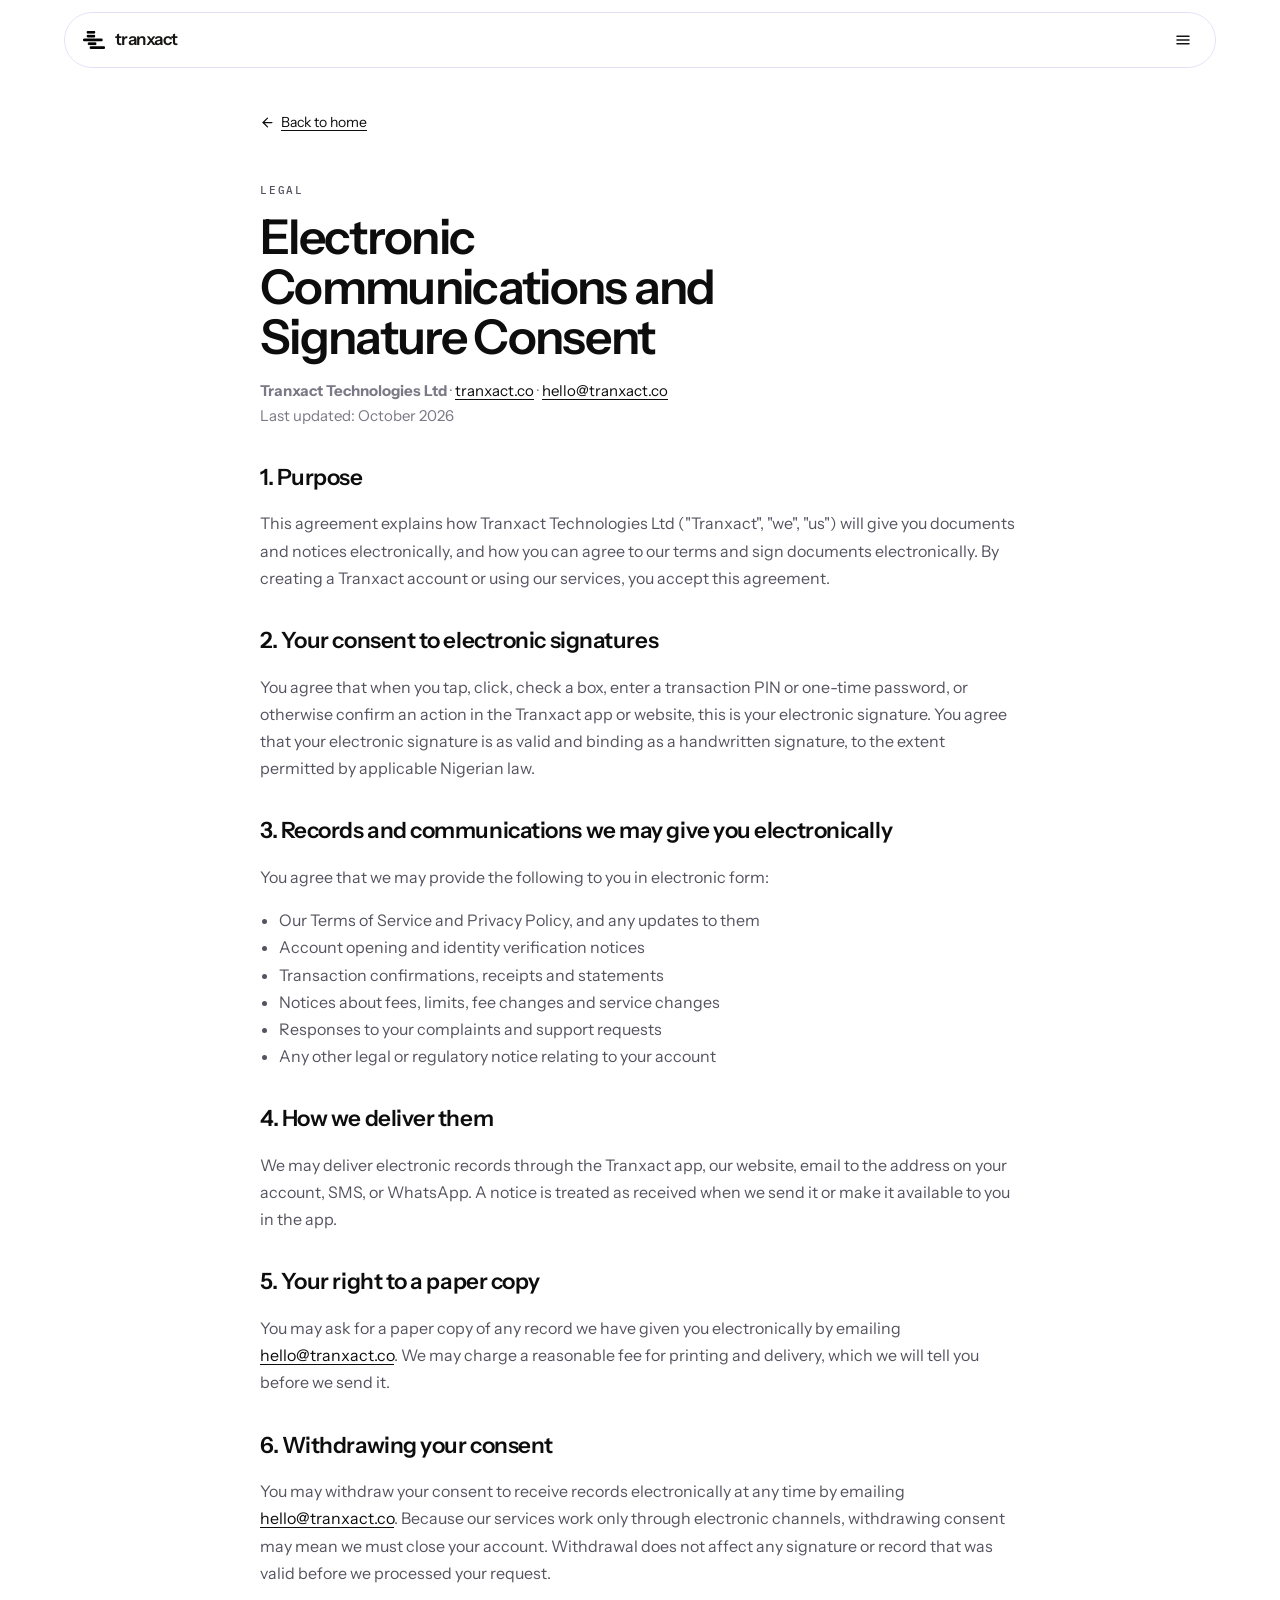
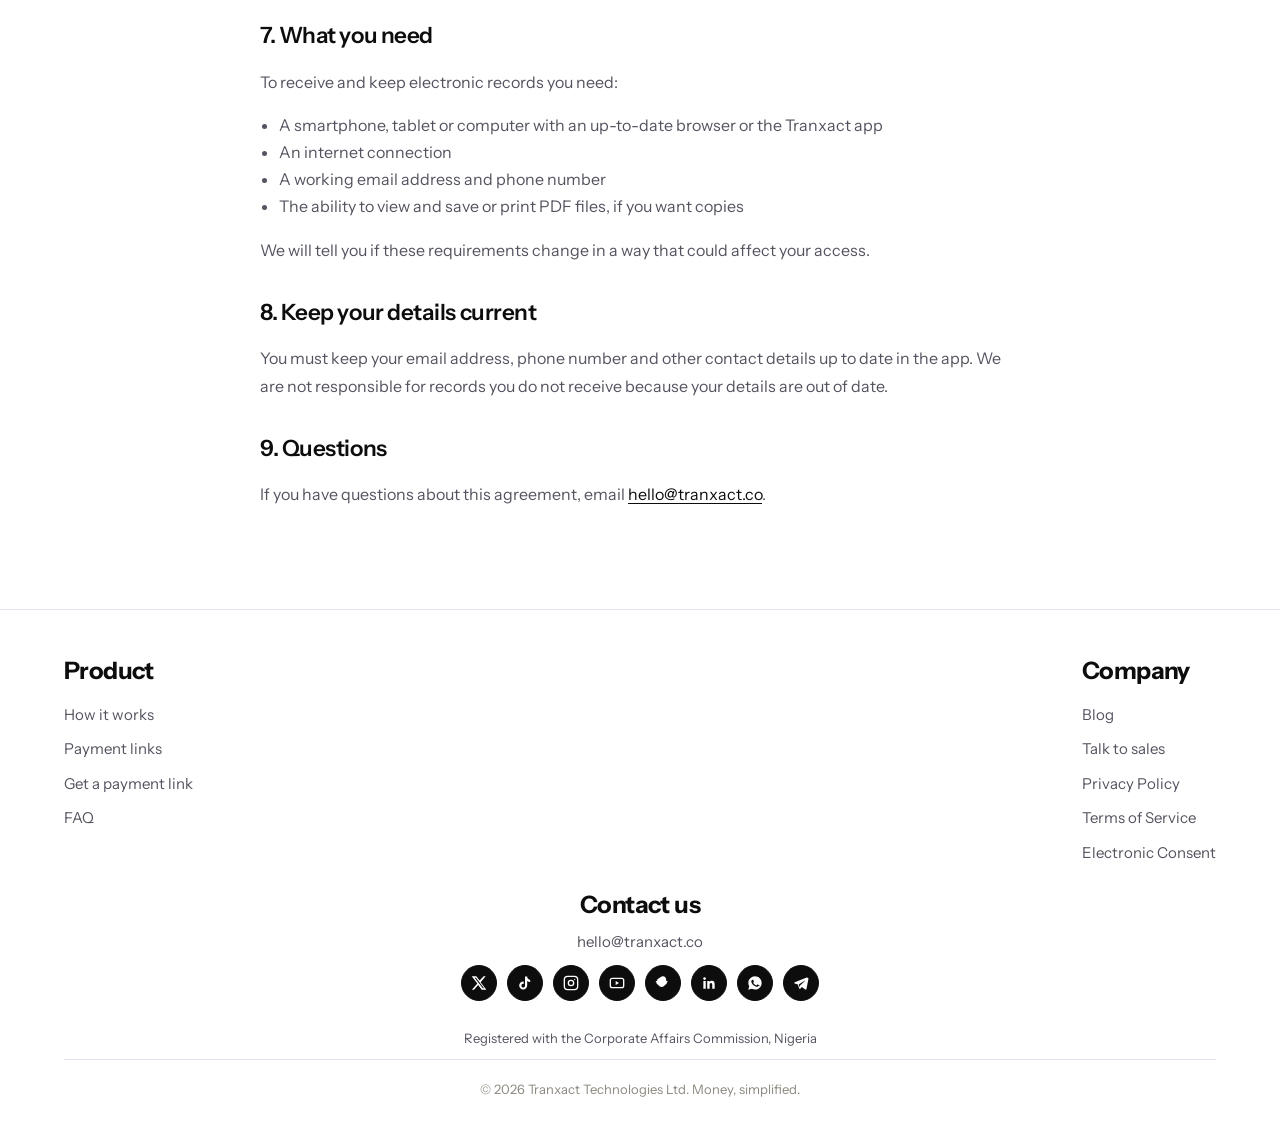
<file: esign.html>
<!DOCTYPE html>
<html lang="en">
<head>
<meta charset="utf-8">
<meta name="viewport" content="width=device-width, initial-scale=1">
<title>Electronic Communications and Signature Consent | Tranxact</title>
<meta name="description" content="How Tranxact Technologies Ltd gives you documents and notices electronically and how electronic signatures work.">
<link rel="canonical" href="https://tranxact.co/esign.html">
<link rel="icon" type="image/svg+xml" href="[data-uri]">
<link rel="preconnect" href="https://fonts.googleapis.com">
<link rel="preconnect" href="https://fonts.gstatic.com" crossorigin>
<link rel="stylesheet" href="https://fonts.googleapis.com/css2?family=IBM+Plex+Mono:wght@400;500;600&family=Instrument+Sans:ital,wght@0,400;0,500;0,600;0,700;1,400&display=swap">
<style>:root{
  color-scheme: light;
  --bg: #f3f1ea; --fg: #161513; --muted: #6d6a63; --subtle: #8c887f;
  --surface: #fffcf6; --surface-2: #e8e4d9; --border: #d9d4c8;
  --ink: #161513; --ink-fg: #f3f1ea; --teal: #224d5f; --teal-soft: #d9e7ee; --teal-fg: #0f2630;
  --phone: #0c0c0d; --phone-elev: #161618; --phone-line: #2a2a2e; --phone-fg: #f5f5f4; --phone-muted: #8b8b90;
  --danger: #c2413b; --btc: #f7931a;
  --sans: "Instrument Sans", ui-sans-serif, system-ui, sans-serif;
  --mono: "IBM Plex Mono", ui-monospace, Menlo, monospace;
}/* One permanent look regardless of the visitor's device setting — every
   variable pinned to the exact same cream/light value even when the OS is
   in dark mode, so there's nothing left for a browser to auto-adapt. The
   --phone-* variables are deliberately left out here: that's the app
   mockup, which is supposed to stay dark on purpose. */
@media (prefers-color-scheme: dark){
  :root {
    --bg: #f3f1ea; --fg: #161513; --muted: #6d6a63; --subtle: #8c887f;
    --surface: #fffcf6; --surface-2: #e8e4d9; --border: #d9d4c8;
    --ink: #161513; --ink-fg: #f3f1ea; --teal: #224d5f; --teal-soft: #d9e7ee; --teal-fg: #0f2630;
    --danger: #c2413b; --btc: #f7931a;
  }
}*{ box-sizing: border-box; }html{ -webkit-font-smoothing: antialiased; background: var(--bg); color: var(--fg); scroll-behavior: smooth; }body{ margin: 0; font-family: var(--sans); line-height: 1.5; background: var(--bg); color: var(--fg); }img{ max-width: 100%; }a{ color: inherit; text-decoration: none; }button, [role="button"]{ cursor: pointer; font-family: inherit; }button{ border: 0; background: none; }h1,h2,h3{ text-wrap: balance; }p{ text-wrap: pretty; }:focus-visible{ outline: 2px solid var(--fg); outline-offset: 3px; }::selection{ background: var(--teal-soft); color: var(--teal-fg); }.i{ display: inline-flex; width: 1em; height: 1em; }.i svg{ width: 100%; height: 100%; }.wrap{ width: min(72rem, calc(100% - 2.5rem)); margin-inline: auto; }.eyebrow{ margin: 0 0 .75rem; font-family: var(--mono); font-size: 11px; font-weight: 500; letter-spacing: .16em; text-transform: uppercase; color: var(--teal); }.h2{ margin: 0; max-width: 16ch; font-size: clamp(1.8rem, 4vw, 3rem); font-weight: 600; letter-spacing: -.035em; line-height: 1.05; }.muted{ color: var(--muted); }.subtle{ color: var(--subtle); }.mono{ font-family: var(--mono); }.wordmark{ display: inline-flex; align-items: center; gap: .65rem; color: var(--fg); font-weight: 600; font-size: 17px; letter-spacing: -.03em; }.wordmark img{ height: 22px; width: auto; }.wordmark.invert{ color: var(--ink-fg); }.icon-btn{ width: 40px; height: 40px; border-radius: 999px; display: inline-flex; align-items: center; justify-content: center; }.icon-btn:hover{ background: var(--surface-2); }.btn{ display: inline-flex; align-items: center; justify-content: center; gap: .5rem; height: 44px; padding: 0 1.25rem; border-radius: 999px; font-size: 14px; font-weight: 500; background: var(--ink); color: var(--ink-fg); border: 0; }.btn:hover{ background: var(--fg); }.btn.lg{ height: 48px; padding: 0 1.5rem; font-size: 15px; }.btn.sm{ height: 36px; padding: 0 1rem; }.btn.wide{ width: 100%; }.btn.ghost{ background: transparent; color: var(--fg); }.btn.ghost:hover{ background: var(--surface-2); }.btn.sec{ background: var(--surface); color: var(--fg); border: 1px solid var(--border); }.btn.sec:hover{ background: var(--surface-2); }.btn.phone{ background: var(--phone-fg); color: var(--phone); }.btn.disabled{ opacity: .5; pointer-events: none; }.hero{ position: relative; overflow: hidden; padding: 7rem 0 4rem; }.hero-grid{ display: grid; gap: 3rem; align-items: center; }.kicker{ display: inline-flex; align-items: center; gap: .5rem; border: 1px solid var(--border); background: var(--surface); border-radius: 999px; padding: 4px 12px; font-size: 12px; font-weight: 500; color: var(--muted); }.dot{ width: 6px; height: 6px; border-radius: 999px; background: var(--teal); }.h1{ margin: 1.5rem 0 0; max-width: 14ch; font-size: clamp(2.6rem, 7vw, 5.2rem); font-weight: 600; letter-spacing: -.045em; line-height: .98; }.lead{ margin: 1.5rem 0 0; max-width: 28rem; font-size: 17px; line-height: 1.6; color: var(--muted); }.cta-row{ margin-top: 2rem; display: flex; flex-wrap: wrap; gap: .75rem; }.stats{ border-block: 1px solid var(--border); background: color-mix(in srgb, var(--surface) 60%, transparent); }.stats-grid{ display: grid; gap: 2rem; padding: 2.5rem 0; }.stats-n{ margin: 0; font-family: var(--mono); font-size: 2rem; font-weight: 600; letter-spacing: -.03em; font-variant-numeric: tabular-nums; }.section{ padding: 5rem 0; }.section.border{ border-top: 1px solid var(--border); }.cards-3{ display: grid; gap: 1.5rem; margin-top: 3rem; }.card{ border: 1px solid var(--border); background: var(--surface); border-radius: 1.5rem; padding: 1.5rem; }.split{ display: grid; gap: 3rem; align-items: center; }.checklist{ margin: 1.5rem 0 0; padding: 0; list-style: none; display: grid; gap: .75rem; }.checklist li{ display: flex; gap: .65rem; align-items: flex-start; font-size: 15px; }.checklist .i{ color: var(--teal); margin-top: 2px; flex: none; width: 16px; }.convert{ border: 1px solid var(--border); background: var(--surface); border-radius: 28px; padding: 1.25rem 1.25rem 0; overflow: hidden; }.convert-row{ display: flex; justify-content: space-between; align-items: center; gap: 1rem; }.coin{ width: 40px; height: 40px; border-radius: 999px; display: flex; align-items: center; justify-content: center; font-weight: 700; font-size: 14px; }.convert-pipe{ display: flex; flex-direction: column; align-items: center; gap: 4px; margin: 1rem 0; }.convert-pipe .line{ width: 1px; height: 32px; background: var(--border); }.chip{ border: 1px solid var(--border); background: var(--bg); border-radius: 999px; padding: 4px 12px; font-family: var(--mono); font-size: 11px; color: var(--muted); }.credit{ display: flex; justify-content: space-between; align-items: center; background: var(--teal-soft); margin: 0 -1.25rem; padding: 1rem 1.25rem; border-radius: 0 0 22px 22px; color: var(--teal-fg); }.ink{ background: var(--ink); color: var(--ink-fg); }.ink .muted{ color: var(--phone-muted); }.pay-card{ border: 1px solid var(--phone-line); background: var(--phone); border-radius: 28px; padding: 1.5rem; color: var(--ink-fg); }.table{ margin-top: 2.5rem; overflow: hidden; border: 1px solid var(--border); background: var(--surface); border-radius: 1.5rem; }.t-row{ display: grid; grid-template-columns: 1.4fr 1fr 1.2fr; padding: 1rem 1.5rem; font-size: 14px; }.t-row + .t-row{ border-top: 1px solid var(--border); }.t-head{ background: var(--bg); font-size: 12px; font-weight: 500; letter-spacing: .12em; text-transform: uppercase; color: var(--subtle); }.us{ font-weight: 500; color: var(--teal); }.people{ display: grid; gap: 1rem; margin-top: 3rem; }.features{ display: grid; gap: .75rem; margin-top: 3rem; }.trust{ border: 1px solid var(--border); background: var(--surface); border-radius: 32px; padding: 2rem; }.pills{ display: flex; flex-wrap: wrap; align-items: center; gap: .75rem; margin-top: 2rem; font-family: var(--mono); font-size: 12px; color: var(--muted); }.pills span{ border: 1px solid var(--border); border-radius: 999px; padding: .4rem .75rem; }.pills .on{ background: var(--teal-soft); color: var(--teal-fg); }.journal-head{ display: flex; flex-wrap: wrap; justify-content: space-between; align-items: end; gap: 1rem; }.posts{ display: grid; gap: 1rem; margin-top: 3rem; }.faq{ max-width: 48rem; }details{ border-block: 0; padding: 1.25rem 0; border-bottom: 1px solid var(--border); }.faq-list{ border-top: 1px solid var(--border); margin-top: 2.5rem; }details summary{ display: flex; justify-content: space-between; gap: 1rem; font-weight: 500; font-size: 16px; list-style: none; cursor: pointer; }details summary::-webkit-details-marker{ display: none; }details[open] .plus{ transform: rotate(45deg); }.plus{ color: var(--subtle); transition: transform .2s; }.cta-box{ display: grid; gap: 2.5rem; align-items: center; border: 1px solid var(--border); background: var(--surface); border-radius: 32px; padding: 2rem; }.mark-tile{ width: 44px; height: 44px; border-radius: 16px; background: var(--ink); display: flex; align-items: center; justify-content: center; }.mark-tile img{ height: 20px; }form.wait{ display: flex; flex-direction: column; gap: .75rem; }input[type=email], input[type=text], input:not([type]){
  height: 44px; border-radius: 12px; border: 1px solid var(--border); background: var(--bg);
  padding: 0 14px; font: inherit; color: var(--fg);
}.roles{ display: grid; grid-template-columns: 1fr 1fr; gap: .5rem; }.role{ height: 40px; border-radius: 999px; border: 1px solid var(--border); background: var(--surface); color: var(--muted); font-size: 14px; font-weight: 500; }.role.on{ background: var(--ink); color: var(--ink-fg); border-color: var(--fg); }.ok{ border: 1px solid color-mix(in srgb, var(--teal) 30%, transparent); background: var(--teal-soft); color: var(--teal-fg); border-radius: 16px; padding: 1.25rem 1.5rem; }.phone-shell{--pos:#34d399; position: relative; width: 280px; margin: 0 auto; background: #000; border-radius: 42px; padding: 10px; box-shadow: 0 40px 80px rgba(22,21,19,.28); }.notch{ position: absolute; left: 50%; top: 6px; transform: translateX(-50%); width: 88px; height: 22px; background: #000; border-radius: 0 0 16px 16px; z-index: 2; pointer-events: none; }.phone-screen{ height: 560px; background: var(--phone); color: var(--phone-fg); border-radius: 32px; overflow: hidden; display: flex; flex-direction: column; position: relative; }.ph-status{ display: flex; justify-content: space-between; padding: 12px 20px 0; font-size: 11px; font-weight: 500; }.ph-view{ display: none; flex: 1; min-height: 0; flex-direction: column; padding: 12px 16px 8px; overflow: auto; }.ph-view.on{ display: flex; }.ph-home{ display: none; }.tabs{ display: none; grid-template-columns: repeat(5,1fr); border-top: 1px solid color-mix(in srgb, var(--phone-line) 80%, transparent); padding: 8px 4px 12px; }.tabs.on{ display: grid; }.tab{ display: flex; flex-direction: column; align-items: center; gap: 2px; font-size: 9px; color: var(--phone-muted); }.tab.on{ color: var(--phone-fg); }.tab .i{ width: 16px; height: 16px; }.ph-card{ border: 1px solid var(--phone-line); background: var(--phone-elev); border-radius: 16px; padding: 16px; }.ph-actions{ display: grid; grid-template-columns: 1fr 1fr 1fr; gap: 8px; margin-top: 12px; }.ph-act{ border: 1px solid var(--phone-line); background: var(--phone-elev); border-radius: 16px; padding: 12px 6px; text-align: center; color: var(--phone-fg); }.ph-bills{ display: grid; grid-template-columns: repeat(4,1fr); gap: 6px; margin-top: 8px; }.ph-bill{ border: 1px solid var(--phone-line); background: var(--phone-elev); border-radius: 12px; padding: 10px 0; text-align: center; color: var(--phone-muted); font-size: 9px; }.ph-row{ display: flex; justify-content: space-between; align-items: center; border: 1px solid var(--phone-line); background: var(--phone-elev); border-radius: 12px; padding: 10px 12px; width: 100%; color: var(--phone-fg); text-align: left; }.ph-back{ display: flex; align-items: center; gap: 4px; color: var(--phone-fg); font-size: 13px; margin-bottom: 12px; }.ph-input{ border: 1px solid var(--phone-line); background: var(--phone); border-radius: 12px; padding: 10px 12px; font-size: 12px; }.ph-btn{ height: 44px; border-radius: 999px; background: var(--phone-fg); color: var(--phone); font-weight: 600; font-size: 13px; margin-top: 16px; }.article{ max-width: 42rem; margin: 0 auto; padding: 8rem 1.25rem 4rem; }.crumbs{ font-size: 14px; color: var(--subtle); }.post-list{ margin-top: 1.5rem; border-block: 1px solid var(--border); }.post-list a{ display: flex; flex-direction: column; gap: .5rem; padding: 2rem 0; border-bottom: 1px solid var(--border); }.featured{ display: block; margin-top: 3rem; border: 1px solid var(--border); background: var(--surface); border-radius: 32px; padding: 2rem; }.pay-box{ max-width: 32rem; margin: 0 auto; padding: 8rem 1.25rem 6rem; }.pay-panel{ border: 1px solid var(--border); background: var(--surface); border-radius: 28px; padding: 1.5rem; margin-top: 1.5rem; }.method{ display: grid; grid-template-columns: 1fr 1fr; gap: 8px; margin-top: 1.5rem; }.method button{ border: 1px solid var(--border); background: var(--bg); color: var(--muted); border-radius: 16px; padding: 12px; font-weight: 500; font-size: 14px; }.method button.on{ background: var(--ink); color: var(--ink-fg); border-color: var(--fg); }.paper-grain{ position: absolute; inset: 0; pointer-events: none; opacity: .7;
  background-image: url("data:image/svg+xml;utf8,<svg xmlns='http://www.w3.org/2000/svg' width='140' height='140'><filter id='n'><feTurbulence type='fractalNoise' baseFrequency='0.85' numOctaves='2' stitchTiles='stitch'/><feColorMatrix values='0 0 0 0 0.08  0 0 0 0 0.07  0 0 0 0 0.05  0 0 0 0.045 0'/></filter><rect width='100%' height='100%' filter='url(%23n)'/></svg>");
  background-size: 140px 140px;
}
@media (min-width: 768px) {.menu-toggle{ display: none; }.stats-grid{ grid-template-columns: 1fr 1fr 1fr; }.stats-n{ font-size: 2.25rem; }.cards-3{ grid-template-columns: 1fr 1fr 1fr; }.people{ grid-template-columns: 1fr 1fr; }.features{ grid-template-columns: 1fr 1fr 1fr; }.posts{ grid-template-columns: 1fr 1fr 1fr; }.cta-box{ grid-template-columns: 1.1fr .9fr; padding: 3rem; }.roles{ grid-template-columns: repeat(4, 1fr); }.post-list a{ flex-direction: row; justify-content: space-between; align-items: baseline; gap: 2.5rem; }.trust, .featured{ padding: 3rem; }
}
@media (min-width: 1024px) {.hero-grid, .split{ grid-template-columns: 1.05fr .95fr; }.hero{ padding: 9rem 0 6rem; }
}
@media (prefers-reduced-motion: reduce) {html{ scroll-behavior: auto; }*{ animation: none !important; transition: none !important; }
}[data-page][hidden]{ display: none !important; }/* ===== Get a payment link (guest flow) ===== */
.gp-wrap{ display: grid; gap: 2.5rem; padding: 8rem 0 6rem; }
@media (min-width: 900px) {.gp-wrap{ grid-template-columns: 1fr 1.05fr; gap: 4.5rem; align-items: start; }.gp-copy{ position: sticky; top: 7rem; } }.gp-copy .h1{ font-size: clamp(2.4rem, 5.2vw, 4rem); max-width: 11ch; }.gp-points{ display: grid; gap: 1.1rem; margin-top: 2.25rem; max-width: 30rem; }.gp-point{ display: flex; gap: .9rem; align-items: flex-start; font-size: 15px; line-height: 1.5; }.gp-point b{ display: block; font-weight: 600; letter-spacing: -.01em; }.gp-tick{ flex: none; width: 24px; height: 24px; border-radius: 50%; background: var(--ink); color: var(--ink-fg); display: inline-flex; align-items: center; justify-content: center; margin-top: 1px; }.gp-tick svg{ width: 13px; height: 13px; }.gp-card{ border: 1px solid var(--border); background: var(--surface); border-radius: 28px; padding: 1.5rem; box-shadow: 0 30px 60px rgba(40,30,20,.07); }
@media (min-width: 640px) {.gp-card{ padding: 2rem; } }.gp-prog{ display: flex; gap: 6px; margin: 1rem 0 1.5rem; }.gp-prog i{ flex: 1; height: 3px; border-radius: 2px; background: var(--surface-2); transition: background .3s; }.gp-prog i.on{ background: var(--ink); }.gp-h{ margin: 0; font-size: 1.65rem; font-weight: 600; letter-spacing: -.035em; line-height: 1.1; }.gp-sub{ margin: .6rem 0 0; color: var(--muted); font-size: 14.5px; line-height: 1.55; }.gp-field{ margin-top: 1.1rem; }.gp-field label{ display: block; margin-bottom: 6px; font-size: 11px; letter-spacing: .1em; text-transform: uppercase; color: var(--subtle); }.gp-field input, .gp-field select{ width: 100%; height: 50px; border-radius: 14px; border: 1px solid var(--border); background: var(--bg); padding: 0 14px; font: inherit; font-size: 16px; color: var(--fg); }.gp-field input:focus, .gp-field select:focus{ outline: 2px solid var(--ink); outline-offset: 1px; }.gp-field input::placeholder{ color: var(--subtle); }.gp-code{ font-family: var(--mono) !important; font-size: 26px !important; letter-spacing: .55em; text-align: center; padding-left: .55em !important; }.gp-seg{ display: grid; grid-template-columns: 1fr 1fr; gap: .5rem; margin-top: 1.1rem; }.gp-seg button{ height: 42px; border-radius: 999px; border: 1px solid var(--border); background: var(--bg); color: var(--muted); font: inherit; font-size: 14px; font-weight: 500; cursor: pointer; }.gp-seg button.on{ background: var(--ink); color: var(--ink-fg); border-color: var(--fg); }.gp-err{ min-height: 1.2em; margin: .85rem 0 0; color: var(--danger); font-size: 13.5px; line-height: 1.4; }.gp-note{ margin: .9rem 0 0; color: var(--subtle); font-size: 12.5px; line-height: 1.55; }.gp-name{ display: flex; align-items: center; gap: .7rem; margin-top: .9rem; padding: .8rem .95rem; border: 1px solid var(--border); border-radius: 14px; background: var(--bg); font-size: 15px; }.gp-name small{ display: block; font-size: 10.5px; letter-spacing: .1em; text-transform: uppercase; color: var(--subtle); margin-bottom: 2px; }.gp-actions{ display: flex; gap: .6rem; margin-top: 1.4rem; align-items: center; }.gp-actions .btn{ flex: 1; }.gp-card button{ font-family: inherit; cursor: pointer; }.gp-card button.btn:disabled{ opacity: .45; cursor: not-allowed; }.gp-text{ background: none; border: 0; padding: 0; color: var(--muted); font: inherit; font-size: 13.5px; text-decoration: underline; text-underline-offset: 3px; }.gp-text:disabled{ text-decoration: none; opacity: .7; cursor: default; }.gp-big{ display: flex; justify-content: center; margin: .5rem 0 1.1rem; }.gp-big .gp-tick{ width: 56px; height: 56px; }.gp-big .gp-tick svg{ width: 28px; height: 28px; }.gp-link{ margin-top: 1.25rem; border: 1px solid var(--border); background: var(--bg); border-radius: 18px; padding: 1rem 1.1rem; }.gp-link .t{ font-size: 15px; font-weight: 500; }.gp-link .u{ margin-top: .4rem; font-family: var(--mono); font-size: 12.5px; color: var(--muted); word-break: break-all; }.gp-badge{ display: inline-block; margin-top: .75rem; border: 1px solid var(--border); background: var(--surface-2); border-radius: 999px; padding: 3px 10px; font-size: 11px; letter-spacing: .08em; text-transform: uppercase; color: var(--muted); }.gp-center{ text-align: center; }.gp-pre{ margin-bottom: .25rem; }.gp-card [hidden]{ display: none !important; }.gp-at{ position: relative; }.gp-at span{ position: absolute; left: 14px; top: 50%; transform: translateY(-50%); color: var(--subtle); font-size: 16px; pointer-events: none; }.gp-at input{ padding-left: 30px !important; }.gp-ok{ color: var(--muted) !important; }.gp-card{ scroll-margin-top: 90px; }/* On phones the form comes straight after the headline; the reasons sit below it. */
@media (max-width: 899px){
  .gp-wrap { gap: 0; }
  .gp-copy { display: contents; }
  .gp-copy .gp-points { order: 2; margin-top: 2.25rem; }
  .gp-card { margin-top: 2rem; }
}

/* ---- shared menu + footer (same as the blog, privacy and terms pages) ---- */
:root{--text:#161513;--muted-2:#8c887f;--ease:cubic-bezier(.16,.8,.24,1);}
/* The logo files are white (made for the old dark pages). Turn them ink-black. */
.nav-brand img,.footer-brand img{filter:invert(1);}

/* Navbar: the same floating pill as the main site */
.nav-outer{position:fixed;top:0;left:0;right:0;z-index:100;display:flex;justify-content:center;padding:12px 12px 0;}
.nav{width:min(72rem,100%);height:56px;display:flex;align-items:center;justify-content:space-between;padding:0 12px 0 18px;border-radius:999px;
  background:rgba(255,252,246,.82);backdrop-filter:blur(16px);-webkit-backdrop-filter:blur(16px);border:1px solid var(--border);}
.nav-brand{display:inline-flex;align-items:center;gap:10px;font-weight:600;font-size:17px;letter-spacing:-.03em;color:var(--text);text-transform:lowercase;}
.hamburger-btn{display:flex;align-items:center;justify-content:center;width:40px;height:40px;border-radius:50%;background:transparent;border:0;transition:background .2s var(--ease);}
.hamburger-btn:hover{background:var(--surface-2);}
.hamburger-btn svg{width:18px;height:18px;stroke:var(--text);}
.nav-menu-overlay{position:fixed;inset:0;z-index:200;background:rgba(22,21,19,.4);backdrop-filter:blur(4px);opacity:0;pointer-events:none;transition:opacity .25s var(--ease);}
.nav-menu-overlay.open{opacity:1;pointer-events:auto;}
.nav-menu-panel{position:fixed;top:0;right:0;bottom:0;width:min(340px,88vw);background:var(--surface);border-left:1px solid var(--border);padding:24px 22px;display:flex;flex-direction:column;transform:translateX(100%);transition:transform .3s var(--ease);overflow-y:auto;}
.nav-menu-overlay.open .nav-menu-panel{transform:translateX(0);}
.nav-menu-close{align-self:flex-end;width:36px;height:36px;border-radius:50%;background:transparent;display:flex;align-items:center;justify-content:center;margin-bottom:20px;}
.nav-menu-close:hover{background:var(--surface-2);}
.nav-menu-close svg{width:16px;height:16px;stroke:var(--text);}
.nav-menu-links{display:flex;flex-direction:column;gap:2px;margin-bottom:24px;}
.nav-menu-links a{font-size:15px;font-weight:500;color:var(--text);padding:12px 8px;border-radius:12px;}
.nav-menu-links a:hover{background:var(--surface-2);}
.nav-menu-links a.menu-action{display:flex;align-items:center;justify-content:space-between;gap:12px;margin-top:10px;padding-top:16px;border-top:1px solid var(--border);border-radius:0;font-weight:600;}
.nav-menu-links a.menu-action svg{width:16px;height:16px;flex:none;}
.nav-menu-auth{display:flex;gap:10px;margin-bottom:28px;}
.nav-menu-auth a{flex:1;text-align:center;padding:12px;border-radius:999px;font-size:14px;font-weight:600;}
.nav-menu-auth .login{background:var(--surface);border:1px solid var(--border);color:var(--text);}
.nav-menu-auth .signup{background:var(--ink);color:var(--ink-fg);}
.nav-menu-contact{margin-top:auto;padding-top:20px;border-top:1px solid var(--border);}
.nav-menu-contact-label{font-size:12px;color:var(--muted);margin-bottom:12px;}
.nav-menu-contact-links{display:flex;flex-direction:column;gap:10px;}
.nav-menu-contact-links a{display:flex;align-items:center;gap:10px;font-size:14px;color:var(--text);}
.nav-menu-contact-links a svg{width:17px;height:17px;flex-shrink:0;stroke:var(--muted);}

/* Footer */
footer{border-top:1px solid var(--border);padding:48px 0 40px;position:relative;z-index:1;margin-top:20px;}
.footer-inner{display:flex;justify-content:space-between;align-items:flex-start;flex-wrap:wrap;gap:24px;margin-bottom:28px;}
.footer-brand{display:flex;align-items:center;gap:10px;font-weight:600;letter-spacing:-.03em;text-transform:lowercase;}
.footer-contact{font-size:13px;color:var(--muted);margin-top:8px;}
.footer-contact a{color:var(--text);text-decoration:underline;text-underline-offset:3px;}
.footer-socials{display:flex;gap:10px;flex-wrap:wrap;}
.footer-socials a{width:36px;height:36px;border-radius:50%;background:var(--surface);border:1px solid var(--border);display:flex;align-items:center;justify-content:center;color:var(--muted);transition:all .2s var(--ease);}
.footer-socials a:hover{color:var(--text);background:var(--surface-2);}
.footer-socials a svg{width:16px;height:16px;}
@media (max-width:420px){.footer-socials{gap:7px;}.footer-socials a{width:34px;height:34px;}}
.footer-legal{display:flex;align-items:center;gap:16px;flex-wrap:wrap;font-size:13px;color:var(--muted);margin-bottom:10px;}
.footer-legal a{color:var(--muted);}
.footer-legal a:hover{color:var(--text);}
.footer-legal .dot{width:3px;height:3px;border-radius:50%;background:var(--muted-2);}
.footer-col{display:flex;flex-direction:column;gap:8px;font-size:13px;min-width:120px}
.footer-col a{color:var(--muted);text-decoration:none}.footer-col a:hover{color:var(--text)}
.footer-h{font-size:13px;font-weight:600;color:var(--text);margin-bottom:2px}
.footer-social-row{margin-bottom:22px}
@media(max-width:640px){.footer-inner>div:first-child{flex-basis:100%}.footer-col{flex:1}}
.footer-copy{font-size:13px;color:var(--muted-2);padding-top:20px;border-top:1px solid var(--border);}


/* ---- TranxactPay stack, new pages, Why Tranxact ---- */
section[id]{scroll-margin-top:5.5rem}
button.btn{border:0;cursor:pointer;font:inherit}
.pay-stack > *{max-width:36rem}
.pay-stack .pay-card{margin-top:2.5rem;max-width:30rem}
.pay-guest{margin-top:2.5rem;padding-top:1.75rem;border-top:1px solid rgba(255,255,255,.14)}
.pay-guest-copy{margin:.55rem 0 1.25rem;font-size:16px;line-height:1.6;color:var(--phone-muted,#a8a49b);max-width:30rem}
.path-tag{margin:0;font:500 11px var(--mono);letter-spacing:.14em;text-transform:uppercase;color:var(--teal)}
.path-foot{margin:1.5rem 0 0;font-size:14px;color:var(--phone-muted,#a8a49b)}
.path-foot .linklike{color:var(--ink-fg)}
.linklike{background:none;border:0;padding:0;font:inherit;color:inherit;text-decoration:underline;text-underline-offset:3px;cursor:pointer}
.back-home{display:inline-flex;align-items:center;gap:6px;font-size:14px;color:var(--muted);margin-bottom:.5rem}
.back-home:hover{color:var(--fg)}
.back-home svg{width:15px;height:15px}
.page-wrap{padding-top:7rem;padding-bottom:5rem}
.opt-grid{display:grid;grid-template-columns:1fr 1fr;gap:1.25rem;margin-top:2.5rem;align-items:stretch}
.opt-card{display:flex;flex-direction:column;border:1px solid var(--border);background:var(--surface);border-radius:1.75rem;padding:1.75rem}
.opt-tag{margin:0;font:500 11px var(--mono);letter-spacing:.14em;text-transform:uppercase;color:var(--teal)}
.opt-card h2{margin:.65rem 0 .6rem;font-size:1.5rem;font-weight:600;letter-spacing:-.03em;line-height:1.15}
.opt-card > p{margin:0;color:var(--muted);font-size:15px;line-height:1.6}
.opt-list{list-style:none;margin:1.4rem 0 2rem;padding:0;display:grid;gap:.8rem}
.opt-list li{display:flex;gap:.65rem;font-size:15px;line-height:1.5}
.opt-list li::before{content:"";flex:none;width:16px;height:16px;margin-top:3px;background:url("data:image/svg+xml,%3Csvg xmlns='http://www.w3.org/2000/svg' viewBox='0 0 24 24' fill='none' stroke='%23148a68' stroke-width='2.4' stroke-linecap='round' stroke-linejoin='round'%3E%3Cpath d='M20 6 9 17l-5-5'/%3E%3C/svg%3E") no-repeat center/contain}
.opt-card .btn{margin-top:auto;justify-content:center;width:100%}
.sales-who{margin:1.25rem 0 0;max-width:40rem;font-size:16px;line-height:1.65}
.sales-grid{display:grid;grid-template-columns:repeat(2,1fr);gap:1rem;margin:1.5rem 0 2.25rem}
.sales-item{border:1px solid var(--border);background:var(--surface);border-radius:1.25rem;padding:1.35rem}
.sales-item h3{margin:0 0 .45rem;font-size:1.05rem;font-weight:600;letter-spacing:-.02em}
.sales-item p{margin:0;font-size:15px;line-height:1.6;color:var(--muted)}
.sales-form{margin-top:3.5rem;max-width:36rem;border:1px solid var(--border);background:var(--surface);border-radius:1.75rem;padding:1.75rem 1.5rem}
.sales-title{margin:0 0 .5rem;font-size:1.5rem;font-weight:600;letter-spacing:-.03em}
.sales-sub{margin:0 0 1.25rem;font-size:15px;line-height:1.55;color:var(--muted)}
.sf{margin-bottom:1rem}
.sf label{display:block;margin-bottom:.4rem;font:500 11px var(--mono);letter-spacing:.12em;text-transform:uppercase;color:var(--muted);line-height:1.5}
.sf .opt{text-transform:none;letter-spacing:0;color:var(--subtle)}
.sf input,.sf select,.sf textarea{width:100%;font:inherit;font-size:16px;padding:.85rem 1rem;border:1px solid var(--border);border-radius:14px;background:var(--bg);color:var(--fg);outline:none}
.sf textarea{resize:vertical;min-height:6rem}
.sf input:focus,.sf select:focus,.sf textarea:focus{border-color:var(--fg)}
.sales-hp{position:absolute;left:-9999px;width:1px;height:1px;overflow:hidden}
.sales-err{margin:0 0 1rem;font-size:14px;color:#b3261e}
.sales-err[hidden],[data-sales-done][hidden],[data-sales-form-wrap][hidden]{display:none!important}
.sales-submit{width:100%;justify-content:center}
@media (max-width:760px){
  .opt-grid,.sales-grid{grid-template-columns:1fr}
  .page-wrap{padding-top:6rem}
}
/* Why Tranxact is a table again; on phones it only gets a little less side padding so it still fits */
@media (max-width:560px){
  .t-row{padding:.95rem 1rem;column-gap:.6rem}
}
/* Infrastructure, in the dark TranxactPay theme */
.ink .trust{background:var(--phone);border:1px solid var(--phone-line);color:var(--ink-fg)}
.ink .pills{color:var(--phone-muted)}
.ink .pills span{border-color:var(--phone-line)}
.ink .pills .on{background:rgba(20,138,104,.2);border-color:rgba(20,138,104,.45);color:#6fdcb8}
</style>
<style id="alive">
:root{--bg:#fff;--surface:#fff;--surface-2:#f4f1ff;--border:#e6e0f7;--fg:#0d0d0d;--muted:#55535f;--subtle:#7b7986;--ink:#0d0d0d;--ink-fg:#fff;--teal:#7a49ea;--teal-soft:#ede6ff;--teal-fg:#2a1566;--accent:#c4b5fd;--violet:#8b5cf6;--soft-violet:#c4b5fd}
html,body{background:#fff}
.paper-grain{display:none}
.nav{background:rgba(255,255,255,.9)}
.hero{background:radial-gradient(50rem 28rem at 80% 10%,rgba(139,92,246,.35),transparent 65%),linear-gradient(180deg,#2a2a29 -40%,#0d0d0d 40%,#000 100%);color:#fff}
.hero::before,.hero::after{content:"";position:absolute;z-index:0;border-radius:50%;filter:blur(70px);pointer-events:none}
.hero::before{width:38rem;height:38rem;left:-14rem;top:-14rem;background:radial-gradient(circle,rgba(139,92,246,.5),transparent 66%);animation:drift 13s ease-in-out infinite alternate}
.hero::after{width:30rem;height:30rem;right:-10rem;bottom:-14rem;background:radial-gradient(circle,rgba(255,255,255,.16),transparent 66%);animation:drift 16s ease-in-out infinite alternate-reverse}
.hero-grid{z-index:1}
.hero .h1{color:#fff}.hero .lead{color:#d6d3e0}
.hero .kicker{background:rgba(255,255,255,.07);border-color:rgba(255,255,255,.2);color:#e5e2f0}
.hero .btn{background:#fff;color:#0d0d0d}.hero .btn:hover{background:var(--accent)}
.hero .btn.sec,.hero .btn.ghost{background:transparent;color:#fff;border:1px solid rgba(255,255,255,.35)}
.hero .btn.sec:hover,.hero .btn.ghost:hover{background:rgba(255,255,255,.12)}
.hero-grid>div:last-child{animation:floaty 7s ease-in-out infinite;filter:drop-shadow(0 30px 70px rgba(139,92,246,.5))}
.h1,.hero .lead,.hero .cta-row{opacity:0;animation:up .8s cubic-bezier(.16,.8,.24,1) forwards}
.hero .lead{animation-delay:.12s}.hero .cta-row{animation-delay:.24s}
.dot{background:var(--accent);box-shadow:0 0 0 0 rgba(196,181,253,.7);animation:pulse 2s infinite}
.ink,.section.ink{background:radial-gradient(60rem 30rem at 85% -10%,rgba(139,92,246,.45),transparent 60%),linear-gradient(160deg,#3a3a39,#0d0d0d 45%,#000)}
.ink .eyebrow{color:var(--soft-violet)}
.cta-box{background:radial-gradient(40rem 20rem at 90% 0,rgba(139,92,246,.5),transparent 60%),linear-gradient(135deg,#2a2a29,#0d0d0d 55%,#000);color:#fff;border:0;box-shadow:0 30px 60px -30px rgba(13,13,13,.7)}
.cta-box .muted{color:#d6d3e0}.cta-box .btn{background:#fff;color:#0d0d0d}.cta-box .btn:hover{background:var(--accent)}
.btn{transition:transform .2s,background .2s}.btn .i{transition:transform .2s}.btn:hover .i{transform:translateX(3px)}
.btn:not(.sec):not(.ghost):hover{background:#2b2b2b}
.card,.t-row,.features>*{transition:transform .25s,box-shadow .25s,border-color .25s}
@media(hover:hover){.card:hover,.features>*:hover{transform:translateY(-4px);box-shadow:0 18px 40px -22px rgba(139,92,246,.5);border-color:var(--violet)}}
.coins{overflow:hidden;padding:18px 0;background:#fff;border-bottom:1px solid var(--border);-webkit-mask:linear-gradient(90deg,transparent,#000 8%,#000 92%,transparent);mask:linear-gradient(90deg,transparent,#000 8%,#000 92%,transparent)}
.coins-track{display:flex;gap:14px;width:max-content;animation:scroll 32s linear infinite}
.coins:hover .coins-track{animation-play-state:paused}
.coin-chip{display:flex;align-items:center;gap:10px;padding:8px 18px 8px 8px;border-radius:999px;background:#fff;border:1px solid var(--border);font-size:14px;font-weight:600;white-space:nowrap;transition:border-color .2s,transform .2s}
.coin-chip:hover{border-color:var(--violet);transform:translateY(-2px)}
.coin-chip b.cx{background:none;border-radius:0;display:block;width:32px;height:32px}.coin-chip b.cx svg{display:block;width:32px;height:32px}
.coin-chip b{width:32px;height:32px;border-radius:50%;display:grid;place-items:center;background:linear-gradient(145deg,#4a4a49,#0d0d0d);color:var(--accent);font:600 10px var(--mono);letter-spacing:0}
.js .rv{opacity:0;transform:translateY(22px);transition:opacity .7s cubic-bezier(.16,.8,.24,1),transform .7s cubic-bezier(.16,.8,.24,1)}
.js .rv.in{opacity:1;transform:none}
.footer-contact-block{display:flex;flex-direction:column;align-items:center;text-align:center;gap:12px;margin:12px 0 28px}
.footer-h2{font-size:20px;font-weight:600;letter-spacing:-.02em}
.footer-mail{font-size:15px;color:var(--muted);text-decoration:none}.footer-mail:hover{color:var(--violet)}
.footer-socials{justify-content:center}
.footer-socials a{background:#0d0d0d;border-color:#0d0d0d;color:#fff;transition:background .2s,transform .2s}
.footer-socials a:hover{background:var(--violet);color:#fff;transform:translateY(-2px)}
.footer-legal{justify-content:center}.footer-copy{text-align:center}
.footer-inner{justify-content:space-between;gap:28px 16px}
.footer-inner>div:first-child{flex-basis:100%}
.footer-h,.footer-h2{font-size:24px;font-weight:700;letter-spacing:-.025em;color:var(--fg);line-height:1.1}
.footer-h{margin-bottom:8px}
.footer-col{font-size:15px;gap:12px;min-width:0}
.footer-inner{justify-content:space-between;align-items:flex-start;flex-wrap:nowrap}
.footer-col{flex:0 0 auto}
.footer-col:first-child{align-items:flex-start;text-align:left}
.footer-col:last-child{align-items:flex-start;text-align:left;margin-left:auto}
.section.has-wm{padding-bottom:20px;margin-bottom:-20px;overflow:hidden}.wm{margin:3rem 0 -.1em;font-size:clamp(3.2rem,14vw,9.5rem);font-weight:600;letter-spacing:-.05em;line-height:.92;text-align:center;color:#ede9fb;user-select:none;pointer-events:none}
@keyframes up{from{opacity:0;transform:translateY(24px)}to{opacity:1;transform:none}}
@keyframes drift{to{transform:translate(4rem,3rem) scale(1.15)}}
@keyframes floaty{50%{transform:translateY(-10px)}}
@keyframes scroll{to{transform:translateX(calc(-50% - 7px))}}
@keyframes pulse{70%{box-shadow:0 0 0 8px rgba(196,181,253,0)}100%{box-shadow:0 0 0 0 rgba(196,181,253,0)}}
@media(prefers-reduced-motion:reduce){*,*::before,*::after{animation:none!important;transition:none!important}.h1,.hero .lead,.hero .cta-row{opacity:1}.js .rv{opacity:1;transform:none}.coins{overflow-x:auto;-webkit-mask:none;mask:none}}
</style>
<style id="legal-css">.legal{max-width:760px;padding-top:7rem;padding-bottom:4rem}.legal h2{font-size:clamp(1.15rem,3.6vw,1.4rem);letter-spacing:-.02em;margin:2rem 0 .5rem;font-weight:600}.legal h1{margin-bottom:.8rem}.legal p,.legal li{line-height:1.7;color:var(--muted)}.legal ul{padding-left:1.2rem;margin:.5rem 0 1rem}.legal a{color:var(--fg);text-decoration:underline;text-underline-offset:3px}.legal .muted{color:var(--subtle);font-size:15px}</style>
</head>
<body>
<div class="nav-outer">
  <nav class="nav">
    <a href="/" class="nav-brand">
      <img src="[data-uri]" alt="Tranxact" style="width:22px;height:auto;">
      Tranxact
    </a>
    <button class="hamburger-btn" onclick="toggleNavMenu(true)" aria-label="Open menu">
      <svg viewBox="0 0 24 24" fill="none" stroke-width="2" stroke-linecap="round"><path d="M4 7h16M4 12h16M4 17h16"/></svg>
    </button>
  </nav>
</div>

<div class="nav-menu-overlay" id="navMenuOverlay" onclick="if(event.target===this) toggleNavMenu(false)">
  <div class="nav-menu-panel">
    <button class="nav-menu-close" onclick="toggleNavMenu(false)" aria-label="Close menu">
      <svg viewBox="0 0 24 24" fill="none" stroke-width="2" stroke-linecap="round"><path d="M18 6L6 18M6 6l12 12"/></svg>
    </button>
    <div class="nav-menu-links">
      <a href="/#/how-it-works" onclick="toggleNavMenu(false)">How it works</a>
      <a href="/#/faq" onclick="toggleNavMenu(false)">FAQ</a>
      <a href="/blog/" onclick="toggleNavMenu(false)">Blog</a>
      <a class="menu-action" href="/#/payment-link" onclick="toggleNavMenu(false)">Get a payment link <svg viewBox="0 0 24 24" fill="none" stroke="currentColor" stroke-width="2" stroke-linecap="round" stroke-linejoin="round" aria-hidden="true"><path d="M5 12h14M13 6l6 6-6 6"/></svg></a>
    </div>
    <div class="nav-menu-auth">
      <a href="https://app.tranxact.co" class="login">Log In</a>
      <a href="https://app.tranxact.co?signup=1" class="signup">Sign Up</a>
    </div>
    <div class="nav-menu-contact">
      <div class="nav-menu-contact-label">Need help?</div>
      <div class="nav-menu-contact-links">
        <a href="https://wa.me/2347058866702" target="_blank" rel="noopener">
          <svg viewBox="0 0 24 24" fill="none" stroke-width="2" stroke-linecap="round" stroke-linejoin="round"><path d="M21 11.5a8.38 8.38 0 0 1-.9 3.8 8.5 8.5 0 0 1-7.6 4.7 8.38 8.38 0 0 1-3.8-.9L3 21l1.9-5.7a8.38 8.38 0 0 1-.9-3.8 8.5 8.5 0 0 1 4.7-7.6 8.38 8.38 0 0 1 3.8-.9h.5a8.48 8.48 0 0 1 8 8v.5z"/></svg>
          WhatsApp
        </a>
      <a href="https://t.me/tranxactng" target="_blank" rel="noopener noreferrer"><svg viewBox="0 0 24 24" fill="none" stroke="currentColor" stroke-width="1.8" stroke-linecap="round" stroke-linejoin="round" aria-hidden="true"><path d="m22 2-7 20-4-9-9-4Z"/><path d="M22 2 11 13"/></svg> Telegram</a>
        <a href="mailto:hello@tranxact.co">
          <svg viewBox="0 0 24 24" fill="none" stroke-width="2" stroke-linecap="round" stroke-linejoin="round"><rect x="2" y="4" width="20" height="16" rx="2"/><path d="m22 7-10 6L2 7"/></svg>
          hello@tranxact.co
        </a>
      </div>
    </div>
  </div>
</div>

<main class="wrap legal">
<a class="back-home" href="/"><svg viewBox="0 0 24 24" fill="none" stroke="currentColor" stroke-width="2" stroke-linecap="round" stroke-linejoin="round" aria-hidden="true"><path d="M19 12H5"/><path d="m12 19-7-7 7-7"/></svg> Back to home</a>
<p class="eyebrow" style="margin-top:2.5rem">Legal</p>
<h1 class="h2">Electronic Communications and Signature Consent</h1>
<p class="muted"><strong>Tranxact Technologies Ltd</strong> &middot; <a href="https://www.tranxact.co">tranxact.co</a> &middot; <a href="mailto:hello@tranxact.co">hello@tranxact.co</a><br>Last updated: October 2026</p>
<h2>1. Purpose</h2>
<p>This agreement explains how Tranxact Technologies Ltd ("Tranxact", "we", "us") will give you documents and notices electronically, and how you can agree to our terms and sign documents electronically. By creating a Tranxact account or using our services, you accept this agreement.</p>
<h2>2. Your consent to electronic signatures</h2>
<p>You agree that when you tap, click, check a box, enter a transaction PIN or one-time password, or otherwise confirm an action in the Tranxact app or website, this is your electronic signature. You agree that your electronic signature is as valid and binding as a handwritten signature, to the extent permitted by applicable Nigerian law.</p>
<h2>3. Records and communications we may give you electronically</h2>
<p>You agree that we may provide the following to you in electronic form:</p>
<ul><li>Our Terms of Service and Privacy Policy, and any updates to them</li><li>Account opening and identity verification notices</li><li>Transaction confirmations, receipts and statements</li><li>Notices about fees, limits, fee changes and service changes</li><li>Responses to your complaints and support requests</li><li>Any other legal or regulatory notice relating to your account</li></ul>
<h2>4. How we deliver them</h2>
<p>We may deliver electronic records through the Tranxact app, our website, email to the address on your account, SMS, or WhatsApp. A notice is treated as received when we send it or make it available to you in the app.</p>
<h2>5. Your right to a paper copy</h2>
<p>You may ask for a paper copy of any record we have given you electronically by emailing <a href="mailto:hello@tranxact.co">hello@tranxact.co</a>. We may charge a reasonable fee for printing and delivery, which we will tell you before we send it.</p>
<h2>6. Withdrawing your consent</h2>
<p>You may withdraw your consent to receive records electronically at any time by emailing <a href="mailto:hello@tranxact.co">hello@tranxact.co</a>. Because our services work only through electronic channels, withdrawing consent may mean we must close your account. Withdrawal does not affect any signature or record that was valid before we processed your request.</p>
<h2>7. What you need</h2>
<p>To receive and keep electronic records you need:</p>
<ul><li>A smartphone, tablet or computer with an up-to-date browser or the Tranxact app</li><li>An internet connection</li><li>A working email address and phone number</li><li>The ability to view and save or print PDF files, if you want copies</li></ul>
<p>We will tell you if these requirements change in a way that could affect your access.</p>
<h2>8. Keep your details current</h2>
<p>You must keep your email address, phone number and other contact details up to date in the app. We are not responsible for records you do not receive because your details are out of date.</p>
<h2>9. Questions</h2>
<p>If you have questions about this agreement, email <a href="mailto:hello@tranxact.co">hello@tranxact.co</a>.</p>
</main>
<footer>
  <div class="wrap">
    <div class="footer-inner">
      <nav class="footer-col" aria-label="Product">
        <div class="footer-h">Product</div>
        <a href="/#/how-it-works">How it works</a>
        <a href="/#/pay">Payment links</a>
        <a href="/#/payment-link">Get a payment link</a>
        <a href="/#/faq">FAQ</a>
      </nav>
      <nav class="footer-col" aria-label="Company">
        <div class="footer-h">Company</div>
        <a href="/blog/">Blog</a>
        <a href="/#/sales">Talk to sales</a>
        <a href="/privacy.html">Privacy Policy</a>
        <a href="/terms.html">Terms of Service</a>
        <a href="/esign.html">Electronic Consent</a>
      </nav>
    </div>
    <div class="footer-contact-block">
      <div class="footer-h2">Contact us</div>
      <a class="footer-mail" href="mailto:hello@tranxact.co">hello@tranxact.co</a>
      <div class="footer-socials">
        <a href="https://x.com/tranxactng" target="_blank" rel="noopener" aria-label="X"><svg viewBox="0 0 24 24" fill="currentColor" stroke="none"><path d="M18.9 2H22l-7.6 8.7L23 22h-6.9l-5.4-6.9L4.5 22H1.3l8.2-9.3L1 2h7l4.9 6.3L18.9 2zm-1.2 18h1.9L7.4 4H5.4l12.3 16z"/></svg></a>
        <a href="https://tiktok.com/@tranxact" target="_blank" rel="noopener" aria-label="TikTok"><svg viewBox="0 0 24 24" fill="currentColor" stroke="none"><path d="M16.6 5.8c-.9-.9-1.4-2.1-1.4-3.4h-3.2v13.6c0 1.5-1.2 2.7-2.7 2.7s-2.7-1.2-2.7-2.7 1.2-2.7 2.7-2.7c.3 0 .6 0 .8.1V10c-.3 0-.5-.1-.8-.1-3.3 0-6 2.7-6 6s2.7 6 6 6 6-2.7 6-6V9.1c1.3.9 2.8 1.5 4.5 1.5V7.4c-1.2 0-2.3-.5-3.2-1.6z"/></svg></a>
        <a href="https://instagram.com/tranxactng" target="_blank" rel="noopener" aria-label="Instagram"><svg viewBox="0 0 24 24" fill="none" stroke="currentColor" stroke-width="2" stroke-linecap="round" stroke-linejoin="round"><rect x="2" y="2" width="20" height="20" rx="5"/><circle cx="12" cy="12" r="4"/><circle cx="17.5" cy="6.5" r="1" fill="currentColor" stroke="none"/></svg></a>
        <a href="https://youtube.com/@tranxact" target="_blank" rel="noopener" aria-label="YouTube"><svg viewBox="0 0 24 24" fill="none" stroke="currentColor" stroke-width="2" stroke-linecap="round" stroke-linejoin="round"><rect x="2" y="5" width="20" height="14" rx="3"/><polygon points="10 9 15 12 10 15 10 9" fill="currentColor" stroke="none"/></svg></a>
        <a href="https://snapchat.com/add/tranxact" target="_blank" rel="noopener" aria-label="Snapchat"><svg viewBox="0 0 24 24" fill="currentColor" stroke="none"><path d="M12 2c3 0 4.6 2.2 4.7 4.8.1 1.2.1 1.6.2 1.8.2.3 1 .5 1.6.7.4.1.6.6.4 1-.1.3-.6.9-1.4 1.3.1.4.1.9-.1 1.4-.3.6-1 1-1.7 1.1-.2 1-1 1.7-2 2.1-.3 1-1.6 1.7-3.7 1.7s-3.4-.7-3.7-1.7c-1-.4-1.8-1.1-2-2.1-.7-.1-1.4-.5-1.7-1.1-.2-.5-.2-1-.1-1.4-.8-.4-1.3-1-1.4-1.3-.2-.4 0-.9.4-1 .6-.2 1.4-.4 1.6-.7.1-.2.1-.6.2-1.8C7.4 4.2 9 2 12 2z"/></svg></a>
        <a href="https://www.linkedin.com/company/tranxact-technologies-ltd/" target="_blank" rel="noopener" aria-label="LinkedIn"><svg viewBox="0 0 24 24" fill="currentColor" stroke="none"><path d="M20.45 20.45h-3.56v-5.57c0-1.33-.03-3.04-1.85-3.04-1.86 0-2.14 1.45-2.14 2.94v5.67H9.35V9h3.41v1.56h.05c.48-.9 1.64-1.85 3.37-1.85 3.6 0 4.27 2.37 4.27 5.45v6.29zM5.34 7.43a2.06 2.06 0 1 1 0-4.12 2.06 2.06 0 0 1 0 4.12zM7.12 20.45H3.56V9h3.56v11.45z"/></svg></a><a href="https://wa.me/2347058866702" target="_blank" rel="noopener" aria-label="WhatsApp"><svg viewBox="0 0 24 24" fill="currentColor" stroke="none"><path d="M12 2C6.5 2 2 6.5 2 12c0 1.8.5 3.5 1.3 5L2 22l5.2-1.3c1.4.8 3.1 1.2 4.8 1.2 5.5 0 10-4.5 10-10S17.5 2 12 2zm5.7 14.2c-.2.7-1.4 1.3-2 1.4-.5.1-1.1.1-1.8-.1-.4-.1-.9-.3-1.6-.6-2.8-1.2-4.6-4-4.7-4.2-.1-.2-1.1-1.5-1.1-2.8s.7-2 1-2.3c.3-.3.6-.3.8-.3h.6c.2 0 .4 0 .6.5.2.5.7 1.8.8 1.9.1.1.1.3 0 .5-.1.2-.2.3-.3.5-.2.2-.3.3-.5.5-.2.2-.3.4-.1.7.2.3.8 1.3 1.7 2.1 1.2 1.1 2.2 1.4 2.5 1.6.3.2.5.1.7-.1.2-.2.8-.9 1-1.2.2-.3.4-.2.7-.1.3.1 1.7.8 2 1 .3.1.5.2.6.3.1.2.1.9-.1 1.6z"/></svg></a>
        <a href="https://t.me/Tranxacters" target="_blank" rel="noopener" aria-label="Telegram"><svg viewBox="0 0 24 24" fill="currentColor" stroke="none"><path d="M21.5 3.5 2.7 10.9c-1.1.4-1.1 1.6 0 2l4.7 1.5 1.8 5.7c.2.7 1.1.9 1.6.4l2.6-2.5 4.9 3.6c.7.5 1.8.1 1.9-.7l3-15.1c.2-.9-.7-1.6-1.7-1.3zM8.5 14.2l9-5.7c.4-.3.8.2.4.5l-7.3 6.6-.3 3.1-1.6-4.5z"/></svg></a>
      </div>
    </div>
    <div class="footer-legal">
      <span>Registered with the Corporate Affairs Commission, Nigeria</span>
    </div>
    <div class="footer-copy">© 2026 Tranxact Technologies Ltd. Money, simplified.</div>
  </div>
</footer>
<script>
function toggleNavMenu(open) {
    var overlay = document.getElementById('navMenuOverlay');
    if (!overlay) return;
    if (open) { overlay.classList.add('open'); document.body.style.overflow = 'hidden'; }
    else { overlay.classList.remove('open'); document.body.style.overflow = ''; }
  }
  document.addEventListener('keydown', function (e) { if (e.key === 'Escape') toggleNavMenu(false); });
</script>
</body>
</html>
</file>
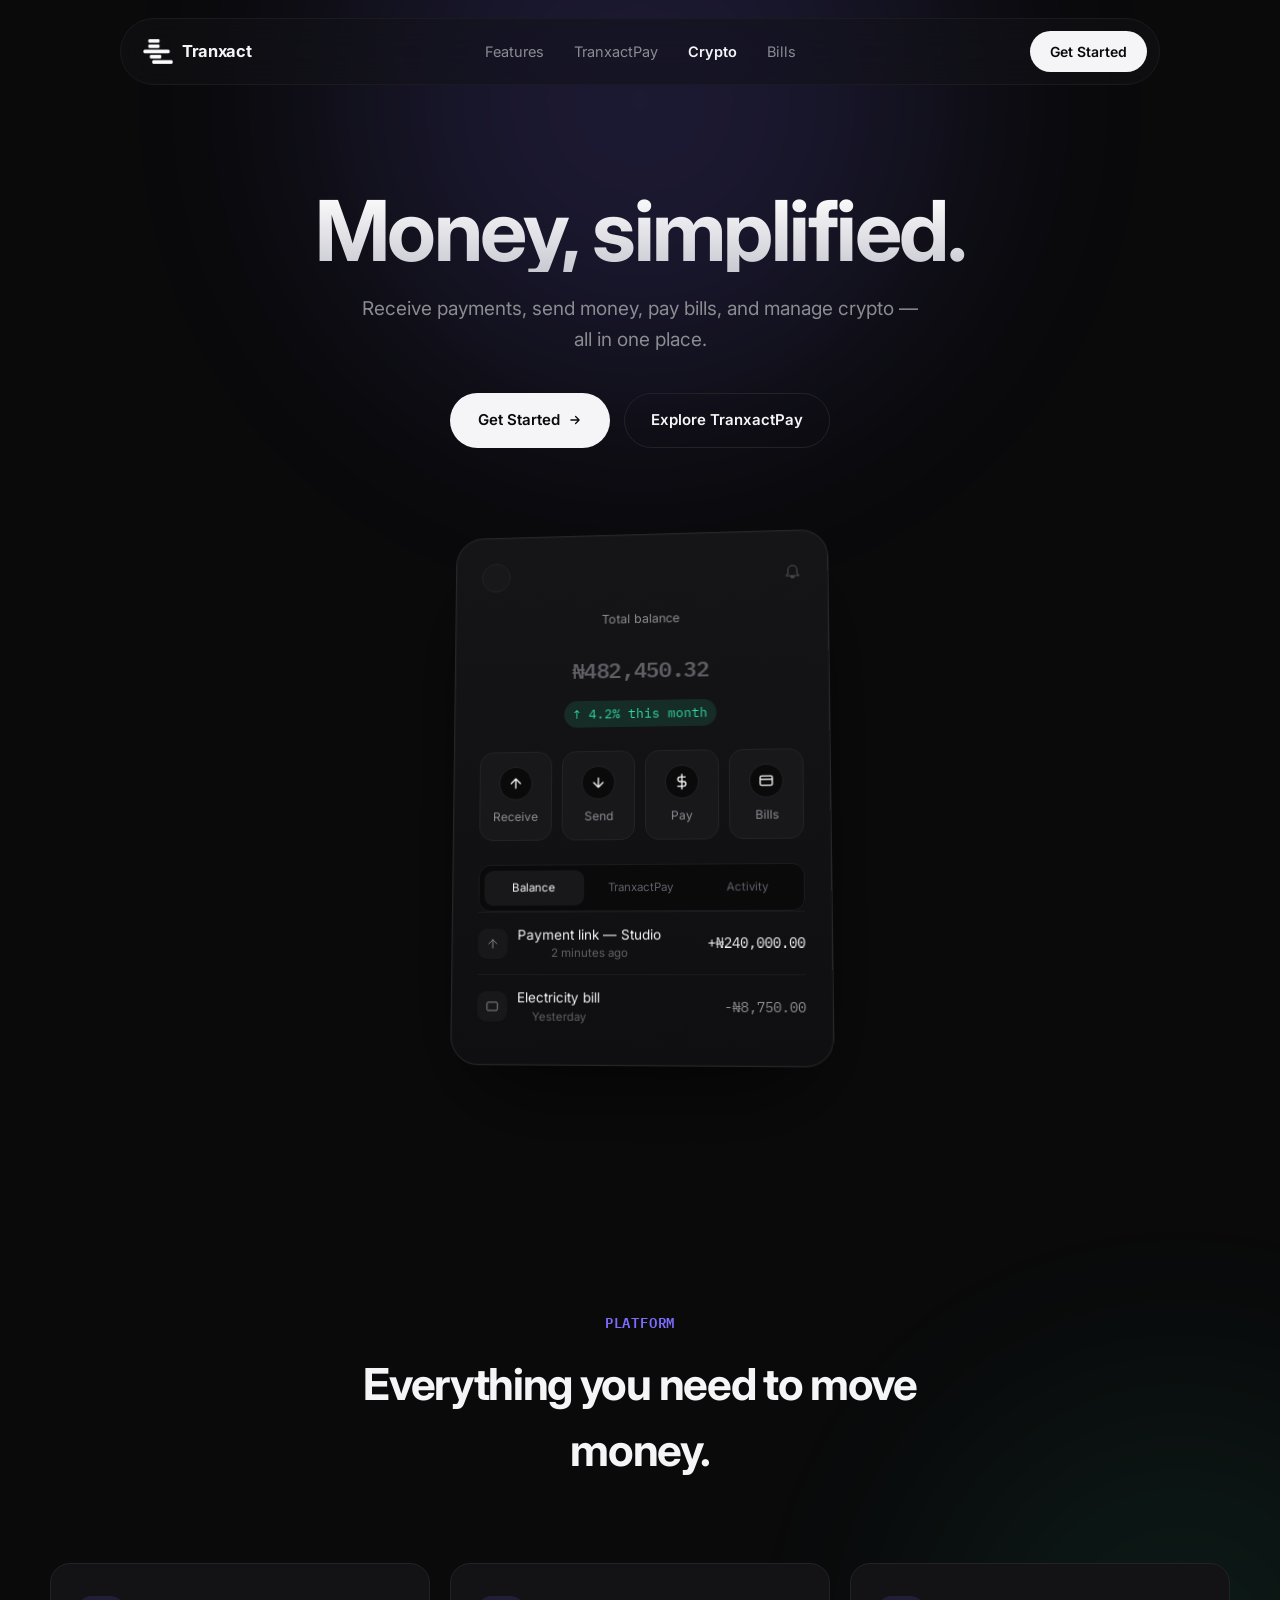
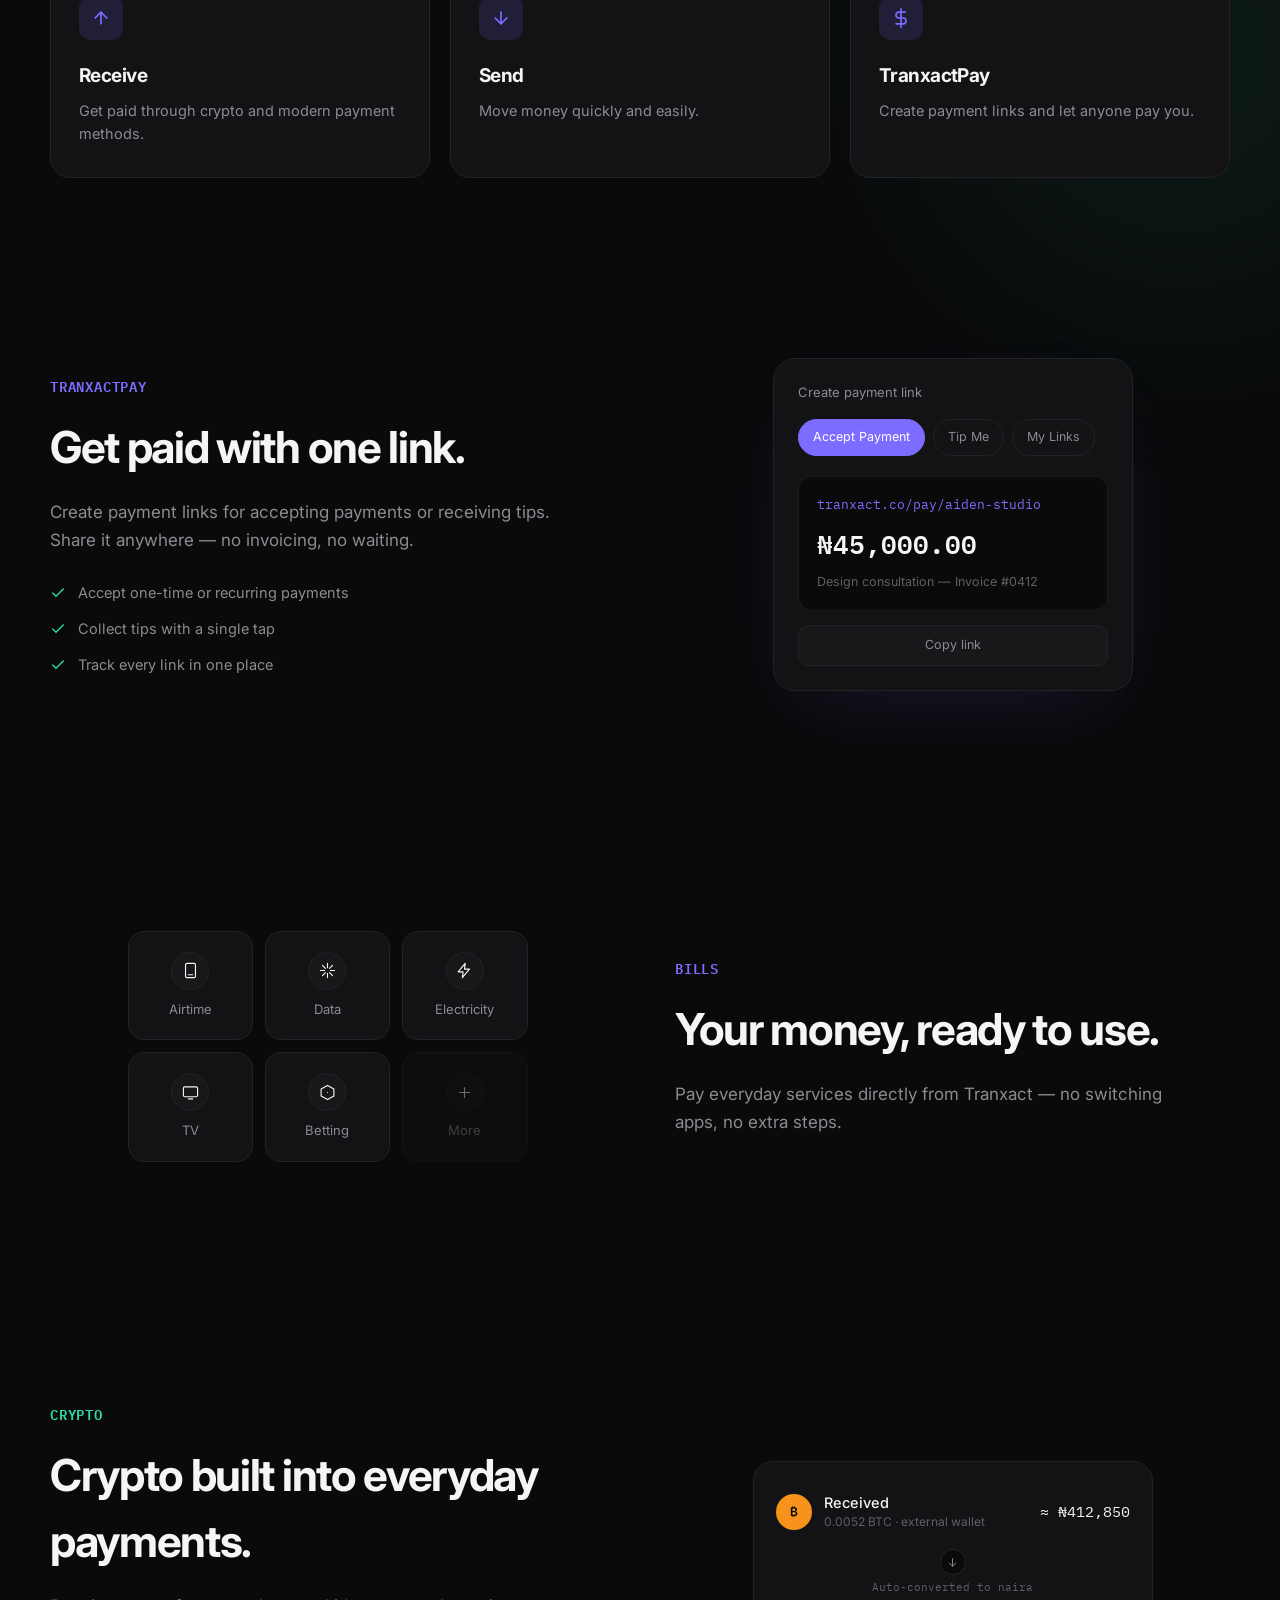
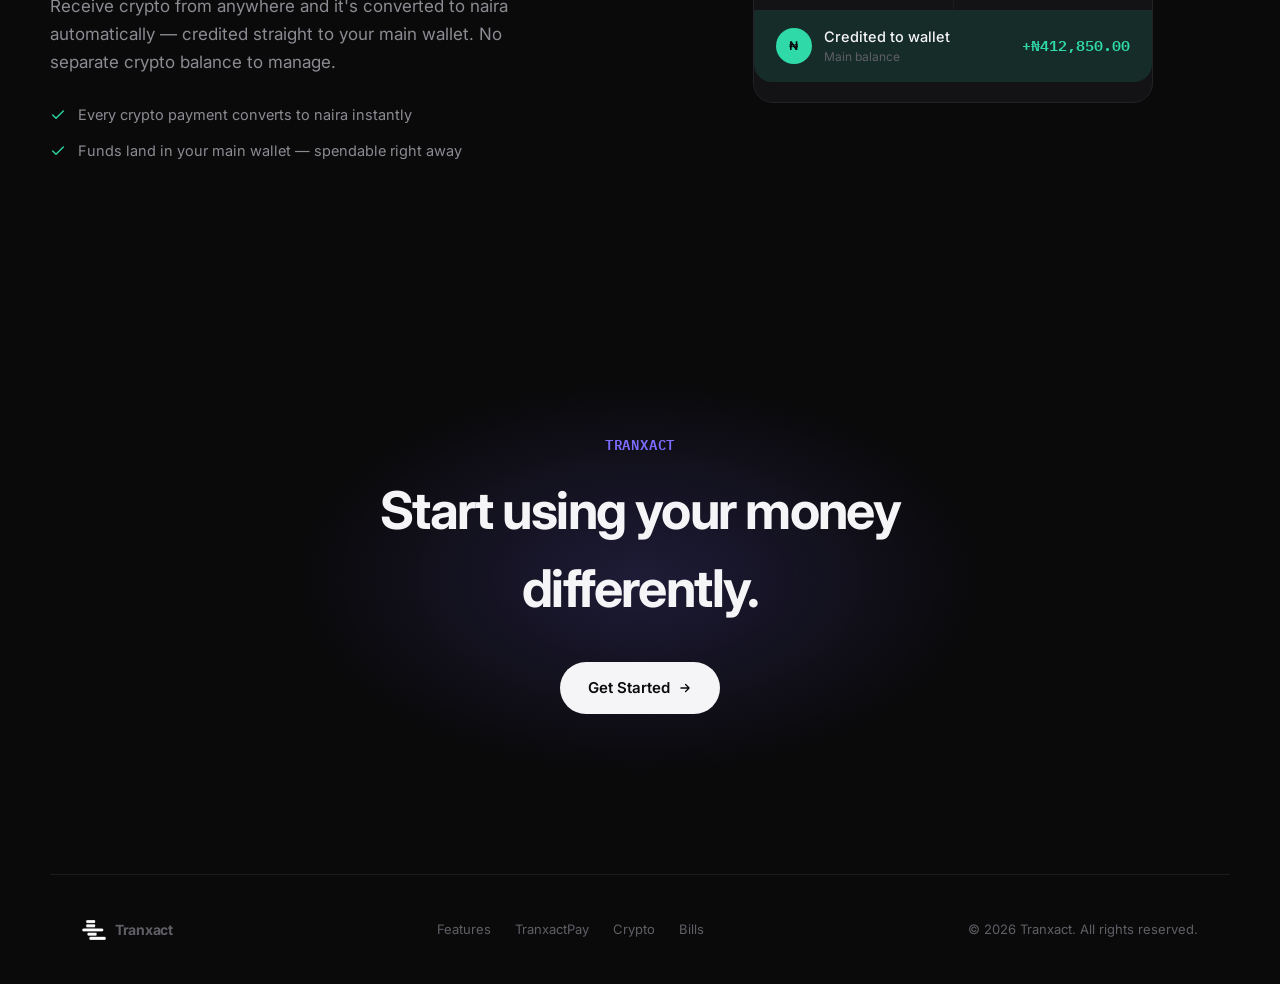
<file: index 2.html>
<!DOCTYPE html>
<html lang="en">
<head>
<meta charset="UTF-8">
<meta name="viewport" content="width=device-width, initial-scale=1.0">
<title>Tranxact — Money, simplified.</title>
<link rel="icon" type="image/png" href="[data-uri]">
<link rel="preconnect" href="https://fonts.googleapis.com">
<link rel="preconnect" href="https://fonts.gstatic.com" crossorigin>
<link href="https://fonts.googleapis.com/css2?family=Inter:wght@400;500;600;700;800&family=IBM+Plex+Mono:wght@400;500;600&display=swap" rel="stylesheet">
<style>
  :root{
    --bg:#0A0A0B;
    --bg-elev:#0D0D0F;
    --surface:#131316;
    --surface-2:#18181B;
    --border:#232327;
    --border-soft:#1B1B1F;
    --text:#F5F5F7;
    --muted:#8B8B92;
    --muted-2:#5F5F66;
    --accent:#7C6CFF;
    --accent-soft:rgba(124,108,255,0.14);
    --teal:#2FD9A8;
    --teal-soft:rgba(47,217,168,0.12);
    --radius:20px;
    --radius-sm:12px;
    --ease:cubic-bezier(.16,.8,.24,1);
  }

  *{margin:0;padding:0;box-sizing:border-box;}
  html{scroll-behavior:smooth;overflow-x:hidden;}
  body{
    background:var(--bg);
    color:var(--text);
    font-family:'Inter',-apple-system,BlinkMacSystemFont,sans-serif;
    -webkit-font-smoothing:antialiased;
    overflow-x:hidden;
    line-height:1.5;
  }
  .mono{font-family:'IBM Plex Mono',monospace;}
  img,svg{display:block;}
  a{color:inherit;text-decoration:none;}
  button{font-family:inherit;cursor:pointer;border:none;}

  @media (prefers-reduced-motion: reduce){
    html{scroll-behavior:auto;}
    *{animation-duration:0.01ms !important; animation-iteration-count:1 !important; transition-duration:0.01ms !important;}
  }

  :focus-visible{outline:2px solid var(--accent);outline-offset:3px;border-radius:4px;}

  .wrap{max-width:1180px;margin:0 auto;padding-left:32px;padding-right:32px;}

  /* ---------- Ambient background glows ---------- */
  .glow{
    position:fixed;
    border-radius:50%;
    filter:blur(120px);
    pointer-events:none;
    z-index:0;
    opacity:0.35;
  }
  .glow-1{width:600px;height:600px;background:var(--accent);top:-200px;left:50%;transform:translateX(-50%);opacity:0.16;}
  .glow-2{width:500px;height:500px;background:var(--teal);top:1400px;right:-150px;opacity:0.08;}

  /* ---------- Navbar ---------- */
  .nav-outer{
    position:fixed;top:0;left:0;right:0;z-index:100;
    display:flex;justify-content:center;
    padding-top:18px;
    transition:padding var(--ease) .4s;
  }
  .nav{
    display:flex;align-items:center;justify-content:space-between;
    width:min(1040px, calc(100% - 40px));
    padding:12px 12px 12px 22px;
    border-radius:999px;
    background:rgba(19,19,22,0.55);
    border:1px solid var(--border-soft);
    backdrop-filter:blur(20px) saturate(140%);
    -webkit-backdrop-filter:blur(20px) saturate(140%);
    transition:background var(--ease) .4s, box-shadow var(--ease) .4s, width var(--ease) .4s;
  }
  .nav-outer.scrolled{padding-top:10px;}
  .nav-outer.scrolled .nav{
    background:rgba(13,13,15,0.78);
    box-shadow:0 8px 30px rgba(0,0,0,0.35);
    width:min(920px, calc(100% - 40px));
  }
  .logo{
    display:flex;align-items:center;gap:9px;
    font-weight:700;font-size:16.5px;letter-spacing:-0.02em;
  }
  .logo-mark{
    width:30px;aspect-ratio:260/215;flex-shrink:0;
    background-image:url([data-uri]);
    background-size:contain;background-repeat:no-repeat;background-position:center;
  }
  .nav-links{
    display:flex;gap:30px;align-items:center;
    font-size:14.5px;color:var(--muted);
  }
  .nav-links a{transition:color .25s var(--ease);position:relative;}
  .nav-links a:hover{color:var(--text);}
  .nav-links a.active{color:var(--text);font-weight:600;}
  .nav-cta{
    background:var(--text);color:#0A0A0B;
    padding:10px 20px;border-radius:999px;
    font-size:14px;font-weight:600;
    transition:transform .3s var(--ease), background .3s var(--ease);
    display:inline-block;
  }
  .nav-cta:hover{transform:translateY(-1px);background:#fff;}
  .nav-toggle{display:none;background:none;width:22px;height:16px;position:relative;}
  .nav-toggle span{position:absolute;left:0;right:0;height:1.5px;background:var(--text);transition:all .3s var(--ease);}
  .nav-toggle span:nth-child(1){top:0;}
  .nav-toggle span:nth-child(2){top:7px;}
  .nav-toggle span:nth-child(3){top:14px;}
  .mobile-menu{
    position:fixed;inset:0;background:rgba(8,8,9,0.98);backdrop-filter:blur(10px);
    z-index:99;display:none;flex-direction:column;align-items:center;justify-content:center;gap:28px;
    opacity:0;pointer-events:none;transition:opacity .35s var(--ease);
  }
  .mobile-menu.open{opacity:1;pointer-events:auto;}
  .mobile-menu a{font-size:22px;font-weight:600;color:var(--text);}
  .mobile-menu .nav-cta{margin-top:10px;}

  /* ---------- Section base ---------- */
  section{position:relative;z-index:1;}
  .eyebrow{
    font-family:'IBM Plex Mono',monospace;
    font-size:13.5px;font-weight:600;letter-spacing:0.06em;text-transform:uppercase;
    color:var(--accent);margin-bottom:18px;display:inline-block;
  }
  .eyebrow.teal{color:var(--teal);}
  h1,h2,h3{letter-spacing:-0.03em;font-weight:700;}
  .section-title{
    font-size:clamp(28px,4vw,44px);
    margin-bottom:16px;
    max-width:640px;
  }
  .section-sub{
    color:var(--muted);font-size:17px;max-width:520px;line-height:1.65;
  }
  .reveal{opacity:0;transform:translateY(24px);transition:opacity .8s var(--ease), transform .8s var(--ease);}
  .reveal.in{opacity:1;transform:translateY(0);}

  /* ---------- Hero ---------- */
  .hero{
    padding:190px 0 120px;
    display:flex;flex-direction:column;align-items:center;text-align:center;
  }
  .hero h1{
    font-size:clamp(42px,7.2vw,84px);
    line-height:0.98;
    background:linear-gradient(180deg,#FFFFFF 0%, #C9C9D2 100%);
    -webkit-background-clip:text;background-clip:text;color:transparent;
  }
  .hero p.sub{
    margin-top:22px;color:var(--muted);font-size:clamp(16px,2vw,19px);
    max-width:560px;line-height:1.6;
  }
  .hero-ctas{display:flex;gap:14px;margin-top:38px;flex-wrap:wrap;justify-content:center;}
  .btn-primary{
    background:var(--text);color:#0A0A0B;
    padding:15px 28px;border-radius:999px;font-weight:600;font-size:15px;
    transition:transform .3s var(--ease), box-shadow .3s var(--ease);
    display:inline-flex;align-items:center;gap:8px;
  }
  .btn-primary:hover{transform:translateY(-2px);box-shadow:0 10px 30px rgba(255,255,255,0.12);}
  .btn-secondary{
    background:transparent;color:var(--text);
    padding:15px 26px;border-radius:999px;font-weight:600;font-size:15px;
    border:1px solid var(--border);
    transition:border-color .3s var(--ease), background .3s var(--ease);
  }
  .btn-secondary:hover{border-color:#3a3a40;background:var(--surface);}

  /* ---------- Hero mockup (signature element) ---------- */
  .mockup-stage{
    margin-top:80px;perspective:1600px;width:100%;
    display:flex;justify-content:center;
  }
  .app-card{
    width:min(380px, 90vw);
    background:linear-gradient(180deg,#151517 0%, #0F0F11 100%);
    border:1px solid #26262A;
    border-radius:28px;
    padding:26px;
    box-shadow:0 40px 100px -20px rgba(0,0,0,0.7), 0 0 0 1px rgba(255,255,255,0.02) inset;
    transform:rotateX(6deg) rotateY(-6deg);
    transition:transform .1s linear;
    will-change:transform;
  }
  .app-card-top{display:flex;justify-content:space-between;align-items:center;margin-bottom:22px;}
  .app-avatar{width:30px;height:30px;border-radius:50%;background:var(--surface-2);border:1px solid var(--border);}
  .app-bell{width:18px;height:18px;opacity:.5;}
  .balance-label{font-size:12.5px;color:var(--muted);margin-bottom:6px;}
  .balance-figure{font-size:38px;font-weight:600;letter-spacing:-0.01em;}
  .balance-figure span{color:var(--muted-2);font-size:22px;}
  .balance-delta{
    display:inline-flex;align-items:center;gap:4px;margin-top:10px;
    font-size:12.5px;color:var(--teal);background:var(--teal-soft);
    padding:4px 9px;border-radius:999px;
  }
  .action-row{display:flex;gap:10px;margin-top:24px;}
  .action-btn{
    flex:1;background:var(--surface-2);border:1px solid var(--border);
    border-radius:14px;padding:14px 8px;text-align:center;
    display:flex;flex-direction:column;align-items:center;gap:8px;
    font-size:12px;color:var(--muted);
  }
  .action-btn .icon-circle{
    width:34px;height:34px;border-radius:50%;background:var(--bg);
    display:flex;align-items:center;justify-content:center;border:1px solid var(--border);
  }
  .action-btn .icon-circle svg{width:16px;height:16px;stroke:var(--text);}
  .tab-strip{
    display:flex;gap:6px;margin-top:24px;background:var(--bg);
    padding:5px;border-radius:12px;border:1px solid var(--border-soft);
  }
  .tab-pill{
    flex:1;text-align:center;padding:9px 4px;border-radius:9px;
    font-size:11.5px;color:var(--muted-2);transition:all .3s var(--ease);
  }
  .tab-pill.active{background:var(--surface-2);color:var(--text);}
  .mini-row{
    display:flex;justify-content:space-between;align-items:center;
    padding:12px 0;border-top:1px solid var(--border-soft);
    font-size:13.5px;
  }
  .mini-row:first-of-type{margin-top:20px;}
  .mini-left{display:flex;align-items:center;gap:10px;color:var(--text);}
  .mini-icon{width:30px;height:30px;border-radius:9px;background:var(--surface-2);display:flex;align-items:center;justify-content:center;}
  .mini-icon svg{width:14px;height:14px;stroke:var(--muted);}
  .mini-sub{color:var(--muted-2);font-size:11.5px;}
  .mini-amt{color:var(--text);}
  .mini-amt.neg{color:var(--muted);}

  /* ---------- Feature cards ---------- */
  .features{padding:130px 0 60px;}
  .features-head{text-align:center;display:flex;flex-direction:column;align-items:center;margin-bottom:64px;}
  .features-head .section-sub{margin-top:2px;}
  .card-grid{display:grid;grid-template-columns:repeat(3,1fr);gap:20px;}
  .feature-card{
    background:var(--surface);
    border:1px solid var(--border);
    border-radius:var(--radius);
    padding:32px 28px;
    transition:transform .4s var(--ease), border-color .4s var(--ease), background .4s var(--ease);
  }
  .feature-card:hover{
    transform:translateY(-6px);
    border-color:#34343B;
    background:var(--surface-2);
  }
  .feature-icon{
    width:44px;height:44px;border-radius:12px;
    background:var(--accent-soft);
    display:flex;align-items:center;justify-content:center;margin-bottom:22px;
  }
  .feature-icon svg{width:20px;height:20px;stroke:var(--accent);}
  .feature-card h3{font-size:19px;margin-bottom:9px;}
  .feature-card p{color:var(--muted);font-size:14.5px;line-height:1.6;}

  /* ---------- Split sections (TranxactPay / Bills / Crypto) ---------- */
  .split{
    padding:120px 0;
    display:grid;grid-template-columns:1fr 1fr;gap:70px;align-items:center;
  }
  .split.reverse .split-copy{order:2;}
  .split.reverse .split-visual{order:1;}
  .split-copy p.section-sub{margin-top:18px;}
  .split-list{margin-top:28px;display:flex;flex-direction:column;gap:14px;}
  .split-list li{
    list-style:none;display:flex;align-items:center;gap:12px;
    font-size:14.5px;color:var(--muted);
  }
  .split-list li svg{width:16px;height:16px;stroke:var(--teal);flex-shrink:0;}
  .split-visual{display:flex;justify-content:center;}

  /* TranxactPay visual */
  .pay-modal{
    width:100%;max-width:360px;background:var(--surface);
    border:1px solid var(--border);border-radius:22px;padding:24px;
    box-shadow:0 30px 80px -30px rgba(124,108,255,0.15);
  }
  .pay-modal-head{font-size:13px;color:var(--muted);margin-bottom:16px;}
  .pay-tabs{display:flex;gap:8px;margin-bottom:20px;}
  .pay-tab{
    padding:8px 14px;border-radius:999px;font-size:12.5px;
    border:1px solid var(--border);color:var(--muted);
  }
  .pay-tab.active{background:var(--accent);border-color:var(--accent);color:#fff;}
  .pay-link-preview{
    background:var(--bg);border:1px solid var(--border-soft);border-radius:14px;
    padding:18px;display:flex;flex-direction:column;gap:10px;
  }
  .pay-link-preview .url{font-size:13px;color:var(--accent);word-break:break-all;}
  .pay-link-preview .amt{font-size:26px;font-weight:600;}
  .pay-link-preview .desc{font-size:12.5px;color:var(--muted-2);}
  .pay-copy-btn{
    margin-top:14px;background:var(--surface-2);border:1px solid var(--border);
    padding:10px;border-radius:10px;text-align:center;font-size:12.5px;color:var(--muted);
  }

  /* Bills grid */
  .bills-grid{display:grid;grid-template-columns:repeat(3,1fr);gap:12px;}
  .bill-tile{
    background:var(--surface);border:1px solid var(--border);border-radius:16px;
    padding:20px 14px;display:flex;flex-direction:column;align-items:center;gap:10px;
    text-align:center;transition:transform .35s var(--ease), border-color .35s var(--ease);
  }
  .bill-tile:hover{transform:translateY(-4px);border-color:#34343B;}
  .bill-tile .icon-circle{
    width:38px;height:38px;border-radius:50%;background:var(--surface-2);
    display:flex;align-items:center;justify-content:center;border:1px solid var(--border);
  }
  .bill-tile .icon-circle svg{width:17px;height:17px;stroke:var(--text);}
  .bill-tile span{font-size:13px;color:var(--muted);}

  /* Crypto wallet rows */
  .wallet-card{
    width:100%;max-width:400px;background:var(--surface);
    border:1px solid var(--border);border-radius:20px;padding:8px 22px;
  }
  .wallet-row{
    display:flex;justify-content:space-between;align-items:center;
    padding:18px 0;border-bottom:1px solid var(--border-soft);
  }
  .wallet-row:last-child{border-bottom:none;}
  .wallet-left{display:flex;align-items:center;gap:12px;}
  .coin-icon{
    width:36px;height:36px;border-radius:50%;
    display:flex;align-items:center;justify-content:center;
    font-size:12px;font-weight:600;color:#0A0A0B;
  }
  .coin-name{font-size:14.5px;font-weight:500;}
  .coin-sub{font-size:12px;color:var(--muted-2);}
  .wallet-right{text-align:right;}
  .wallet-amt{font-size:14.5px;}
  .wallet-usd{font-size:12px;color:var(--muted-2);}

  /* Crypto auto-convert card */
  .convert-card{
    width:100%;max-width:400px;background:var(--surface);
    border:1px solid var(--border);border-radius:20px;padding:20px 22px;
  }
  .convert-row{display:flex;justify-content:space-between;align-items:center;padding:10px 0;}
  .convert-row.credited{
    background:var(--teal-soft);
    margin:0 -22px;padding:16px 22px;border-radius:0 0 18px 18px;
  }
  .credited-amt{color:var(--teal);font-weight:600;}
  .convert-divider{
    display:flex;flex-direction:column;align-items:center;gap:4px;
    padding:8px 0 14px;position:relative;
  }
  .convert-divider::before{
    content:'';position:absolute;top:0;left:50%;width:1px;height:100%;
    background:var(--border-soft);z-index:0;
  }
  .convert-arrow{
    width:26px;height:26px;border-radius:50%;background:var(--bg);
    border:1px solid var(--border);display:flex;align-items:center;justify-content:center;
    z-index:1;
  }
  .convert-arrow svg{width:13px;height:13px;}
  .convert-label{font-size:11px;color:var(--muted-2);z-index:1;background:var(--surface);padding:0 6px;}

  /* ---------- Final CTA ---------- */
  .final-cta{
    padding:150px 0 160px;text-align:center;position:relative;
  }
  .final-cta::before{
    content:'';position:absolute;inset:0;margin:auto;width:100%;max-width:700px;height:400px;
    background:radial-gradient(ellipse at center, rgba(124,108,255,0.18), transparent 70%);
    z-index:-1;
  }
  .final-cta h2{font-size:clamp(30px,5vw,52px);max-width:680px;margin:0 auto 34px;}

  /* ---------- Footer ---------- */
  footer{
    border-top:1px solid var(--border-soft);
    padding:44px 0;
    display:flex;justify-content:space-between;align-items:center;
    color:var(--muted-2);font-size:13px;
  }
  footer .logo{font-size:14px;}
  .footer-links{display:flex;gap:24px;}
  .footer-links a{color:var(--muted-2);transition:color .25s;}
  .footer-links a:hover{color:var(--muted);}

  /* ---------- Responsive ---------- */
  @media (max-width:900px){
    .nav-links{display:none;}
    .nav-toggle{display:block;}
    .mobile-menu{display:flex;}
    .hero{padding:150px 0 90px;}
    .features{padding:96px 0 48px;}
    .split{padding:90px 0;grid-template-columns:1fr;gap:48px;}
    .split.reverse .split-copy{order:1;}
    .split.reverse .split-visual{order:2;}
    .final-cta{padding:110px 0 120px;}
    footer{padding:38px 0;flex-direction:column;gap:16px;text-align:center;}
    .card-grid{grid-template-columns:1fr;}
    .bills-grid{grid-template-columns:repeat(3,1fr);}
  }
  @media (max-width:520px){
    .wrap{padding-left:20px;padding-right:20px;}
    .hero{padding:128px 0 64px;}
    .app-card{transform:none;}
    .features{padding:72px 0 40px;}
    .split{padding:72px 0;}
    .final-cta{padding:90px 0 100px;}
    footer{padding:32px 0;}
    .bills-grid{grid-template-columns:repeat(2,1fr);}
    .action-row{flex-wrap:wrap;}
  }
</style>
</head>
<body>

<div class="glow glow-1"></div>
<div class="glow glow-2"></div>

<!-- NAVBAR -->
<div class="nav-outer" id="navOuter">
  <nav class="nav">
    <a href="#" class="logo">
      <span class="logo-mark" aria-hidden="true"></span>
      Tranxact
    </a>
    <div class="nav-links">
      <a href="#features">Features</a>
      <a href="#tranxactpay">TranxactPay</a>
      <a href="#crypto">Crypto</a>
      <a href="#bills">Bills</a>
    </div>
    <div style="display:flex;align-items:center;gap:14px;">
      <a href="https://app.tranxact.co" class="nav-cta" style="display:none;" id="navCtaDesktop">Get Started</a>
      <a href="https://app.tranxact.co" class="nav-cta" id="navCtaAlways">Get Started</a>
      <button class="nav-toggle" id="navToggle" aria-label="Toggle menu"><span></span><span></span><span></span></button>
    </div>
  </nav>
</div>

<div class="mobile-menu" id="mobileMenu">
  <a href="#features">Features</a>
  <a href="#tranxactpay">TranxactPay</a>
  <a href="#crypto">Crypto</a>
  <a href="#bills">Bills</a>
  <a href="https://app.tranxact.co" class="nav-cta">Get Started</a>
</div>

<!-- HERO -->
<section class="hero wrap">
  <h1 class="reveal in">Money, simplified.</h1>
  <p class="sub reveal in">Receive payments, send money, pay bills, and manage crypto — all in one place.</p>
  <div class="hero-ctas reveal in">
    <a href="https://app.tranxact.co" class="btn-primary">
      Get Started
      <svg width="14" height="14" viewBox="0 0 24 24" fill="none"><path d="M5 12h14M13 6l6 6-6 6" stroke="#0A0A0B" stroke-width="2.2" stroke-linecap="round" stroke-linejoin="round"/></svg>
    </a>
    <a href="#tranxactpay" class="btn-secondary">Explore TranxactPay</a>
  </div>

  <div class="mockup-stage">
    <div class="app-card" id="appCard">
      <div class="app-card-top">
        <div class="app-avatar"></div>
        <svg class="app-bell" viewBox="0 0 24 24" fill="none"><path d="M12 22c1.1 0 2-.9 2-2h-4c0 1.1.9 2 2 2Zm6-6v-5a6 6 0 1 0-12 0v5l-2 2v1h16v-1l-2-2Z" stroke="#8B8B92" stroke-width="1.4"/></svg>
      </div>
      <div class="balance-label">Total balance</div>
      <div class="balance-figure mono"><span>₦</span><span id="balanceNum">482,450.32</span></div>
      <div class="balance-delta mono">↑ 4.2% this month</div>

      <div class="action-row">
        <div class="action-btn">
          <span class="icon-circle"><svg viewBox="0 0 24 24" fill="none"><path d="M12 19V5M5 12l7-7 7 7" stroke="#F5F5F7" stroke-width="2" stroke-linecap="round" stroke-linejoin="round"/></svg></span>
          Receive
        </div>
        <div class="action-btn">
          <span class="icon-circle"><svg viewBox="0 0 24 24" fill="none"><path d="M12 5v14M5 12l7 7 7-7" stroke="#F5F5F7" stroke-width="2" stroke-linecap="round" stroke-linejoin="round"/></svg></span>
          Send
        </div>
        <div class="action-btn">
          <span class="icon-circle"><svg viewBox="0 0 24 24" fill="none"><path d="M12 1v22M17 5H9.5a3.5 3.5 0 0 0 0 7h5a3.5 3.5 0 0 1 0 7H6" stroke="#F5F5F7" stroke-width="2" stroke-linecap="round"/></svg></span>
          Pay
        </div>
        <div class="action-btn">
          <span class="icon-circle"><svg viewBox="0 0 24 24" fill="none"><rect x="3" y="5" width="18" height="14" rx="2" stroke="#F5F5F7" stroke-width="2"/><path d="M3 10h18" stroke="#F5F5F7" stroke-width="2"/></svg></span>
          Bills
        </div>
      </div>

      <div class="tab-strip">
        <div class="tab-pill active">Balance</div>
        <div class="tab-pill">TranxactPay</div>
        <div class="tab-pill">Activity</div>
      </div>

      <div class="mini-row">
        <div class="mini-left">
          <span class="mini-icon"><svg viewBox="0 0 24 24" fill="none"><path d="M12 19V5M5 12l7-7 7 7" stroke="#8B8B92" stroke-width="1.6" stroke-linecap="round"/></svg></span>
          <div>
            <div>Payment link — Studio</div>
            <div class="mini-sub">2 minutes ago</div>
          </div>
        </div>
        <div class="mini-amt mono">+₦240,000.00</div>
      </div>
      <div class="mini-row">
        <div class="mini-left">
          <span class="mini-icon"><svg viewBox="0 0 24 24" fill="none"><rect x="3" y="5" width="18" height="14" rx="2" stroke="#8B8B92" stroke-width="1.6"/></svg></span>
          <div>
            <div>Electricity bill</div>
            <div class="mini-sub">Yesterday</div>
          </div>
        </div>
        <div class="mini-amt neg mono">-₦8,750.00</div>
      </div>
    </div>
  </div>
</section>

<!-- FEATURES -->
<section class="features wrap" id="features">
  <div class="features-head reveal">
    <span class="eyebrow">Platform</span>
    <h2 class="section-title" style="text-align:center;">Everything you need to move money.</h2>
  </div>
  <div class="card-grid">
    <div class="feature-card reveal">
      <div class="feature-icon">
        <svg viewBox="0 0 24 24" fill="none"><path d="M12 19V5M5 12l7-7 7 7" stroke="#7C6CFF" stroke-width="2" stroke-linecap="round" stroke-linejoin="round"/></svg>
      </div>
      <h3>Receive</h3>
      <p>Get paid through crypto and modern payment methods.</p>
    </div>
    <div class="feature-card reveal">
      <div class="feature-icon">
        <svg viewBox="0 0 24 24" fill="none"><path d="M12 5v14M5 12l7 7 7-7" stroke="#7C6CFF" stroke-width="2" stroke-linecap="round" stroke-linejoin="round"/></svg>
      </div>
      <h3>Send</h3>
      <p>Move money quickly and easily.</p>
    </div>
    <div class="feature-card reveal">
      <div class="feature-icon">
        <svg viewBox="0 0 24 24" fill="none"><path d="M12 1v22M17 5H9.5a3.5 3.5 0 0 0 0 7h5a3.5 3.5 0 0 1 0 7H6" stroke="#7C6CFF" stroke-width="2" stroke-linecap="round"/></svg>
      </div>
      <h3>TranxactPay</h3>
      <p>Create payment links and let anyone pay you.</p>
    </div>
  </div>
</section>

<!-- TRANXACTPAY -->
<section class="split wrap" id="tranxactpay">
  <div class="split-copy reveal">
    <span class="eyebrow">TranxactPay</span>
    <h2 class="section-title">Get paid with one link.</h2>
    <p class="section-sub">Create payment links for accepting payments or receiving tips. Share it anywhere — no invoicing, no waiting.</p>
    <ul class="split-list">
      <li><svg viewBox="0 0 24 24" fill="none"><path d="M20 6 9 17l-5-5" stroke-width="2" stroke-linecap="round" stroke-linejoin="round"/></svg>Accept one-time or recurring payments</li>
      <li><svg viewBox="0 0 24 24" fill="none"><path d="M20 6 9 17l-5-5" stroke-width="2" stroke-linecap="round" stroke-linejoin="round"/></svg>Collect tips with a single tap</li>
      <li><svg viewBox="0 0 24 24" fill="none"><path d="M20 6 9 17l-5-5" stroke-width="2" stroke-linecap="round" stroke-linejoin="round"/></svg>Track every link in one place</li>
    </ul>
  </div>
  <div class="split-visual reveal">
    <div class="pay-modal">
      <div class="pay-modal-head">Create payment link</div>
      <div class="pay-tabs">
        <div class="pay-tab active">Accept Payment</div>
        <div class="pay-tab">Tip Me</div>
        <div class="pay-tab">My Links</div>
      </div>
      <div class="pay-link-preview">
        <div class="url mono">tranxact.co/pay/aiden-studio</div>
        <div class="amt mono">₦45,000.00</div>
        <div class="desc">Design consultation — Invoice #0412</div>
      </div>
      <div class="pay-copy-btn">Copy link</div>
    </div>
  </div>
</section>

<!-- BILLS -->
<section class="split reverse wrap" id="bills">
  <div class="split-copy reveal">
    <span class="eyebrow">Bills</span>
    <h2 class="section-title">Your money, ready to use.</h2>
    <p class="section-sub">Pay everyday services directly from Tranxact — no switching apps, no extra steps.</p>
  </div>
  <div class="split-visual reveal">
    <div class="bills-grid" style="width:100%;max-width:400px;">
      <div class="bill-tile">
        <span class="icon-circle"><svg viewBox="0 0 24 24" fill="none"><rect x="5" y="2" width="14" height="20" rx="2" stroke="#F5F5F7" stroke-width="1.6"/><path d="M9 18h6" stroke="#F5F5F7" stroke-width="1.6" stroke-linecap="round"/></svg></span>
        <span>Airtime</span>
      </div>
      <div class="bill-tile">
        <span class="icon-circle"><svg viewBox="0 0 24 24" fill="none"><path d="M12 2v6M12 22v-6M4.9 4.9l4.2 4.2M14.9 14.9l4.2 4.2M2 12h6M16 12h6M4.9 19.1l4.2-4.2M14.9 9.1l4.2-4.2" stroke="#F5F5F7" stroke-width="1.6" stroke-linecap="round"/></svg></span>
        <span>Data</span>
      </div>
      <div class="bill-tile">
        <span class="icon-circle"><svg viewBox="0 0 24 24" fill="none"><path d="M13 2 3 14h7l-1 8 10-12h-7l1-8Z" stroke="#F5F5F7" stroke-width="1.6" stroke-linejoin="round"/></svg></span>
        <span>Electricity</span>
      </div>
      <div class="bill-tile">
        <span class="icon-circle"><svg viewBox="0 0 24 24" fill="none"><rect x="2" y="4" width="20" height="14" rx="2" stroke="#F5F5F7" stroke-width="1.6"/><path d="M9 21h6" stroke="#F5F5F7" stroke-width="1.6" stroke-linecap="round"/></svg></span>
        <span>TV</span>
      </div>
      <div class="bill-tile">
        <span class="icon-circle"><svg viewBox="0 0 24 24" fill="none"><path d="M12 2 3 7v10l9 5 9-5V7l-9-5Z" stroke="#F5F5F7" stroke-width="1.6" stroke-linejoin="round"/><path d="M12 12v.01" stroke="#F5F5F7" stroke-width="1.6" stroke-linecap="round"/></svg></span>
        <span>Betting</span>
      </div>
      <div class="bill-tile" style="opacity:0.4;">
        <span class="icon-circle"><svg viewBox="0 0 24 24" fill="none"><path d="M12 5v14M5 12h14" stroke="#F5F5F7" stroke-width="1.6" stroke-linecap="round"/></svg></span>
        <span>More</span>
      </div>
    </div>
  </div>
</section>

<!-- CRYPTO -->
<section class="split wrap" id="crypto">
  <div class="split-copy reveal">
    <span class="eyebrow teal">Crypto</span>
    <h2 class="section-title">Crypto built into everyday payments.</h2>
    <p class="section-sub">Receive crypto from anywhere and it's converted to naira automatically — credited straight to your main wallet. No separate crypto balance to manage.</p>
    <ul class="split-list">
      <li><svg viewBox="0 0 24 24" fill="none" stroke="#2FD9A8"><path d="M20 6 9 17l-5-5" stroke-width="2" stroke-linecap="round" stroke-linejoin="round"/></svg>Every crypto payment converts to naira instantly</li>
      <li><svg viewBox="0 0 24 24" fill="none" stroke="#2FD9A8"><path d="M20 6 9 17l-5-5" stroke-width="2" stroke-linecap="round" stroke-linejoin="round"/></svg>Funds land in your main wallet — spendable right away</li>
    </ul>
  </div>
  <div class="split-visual reveal">
    <div class="convert-card">
      <div class="convert-row">
        <div class="wallet-left">
          <div class="coin-icon" style="background:#F7931A;">₿</div>
          <div>
            <div class="coin-name">Received</div>
            <div class="coin-sub">0.0052 BTC · external wallet</div>
          </div>
        </div>
        <div class="wallet-right">
          <div class="wallet-amt mono">≈ ₦412,850</div>
        </div>
      </div>

      <div class="convert-divider">
        <span class="convert-arrow">
          <svg viewBox="0 0 24 24" fill="none"><path d="M12 5v14M6 13l6 6 6-6" stroke="#8B8B92" stroke-width="1.8" stroke-linecap="round" stroke-linejoin="round"/></svg>
        </span>
        <span class="convert-label mono">Auto-converted to naira</span>
      </div>

      <div class="convert-row credited">
        <div class="wallet-left">
          <div class="coin-icon" style="background:#2FD9A8;color:#0A0A0B;">₦</div>
          <div>
            <div class="coin-name">Credited to wallet</div>
            <div class="coin-sub">Main balance</div>
          </div>
        </div>
        <div class="wallet-right">
          <div class="wallet-amt mono credited-amt">+₦412,850.00</div>
        </div>
      </div>
    </div>
  </div>
</section>

<!-- FINAL CTA -->
<section class="final-cta wrap">
  <span class="eyebrow reveal">Tranxact</span>
  <h2 class="reveal">Start using your money differently.</h2>
  <a href="https://app.tranxact.co" class="btn-primary reveal">
    Get Started
    <svg width="14" height="14" viewBox="0 0 24 24" fill="none"><path d="M5 12h14M13 6l6 6-6 6" stroke="#0A0A0B" stroke-width="2.2" stroke-linecap="round" stroke-linejoin="round"/></svg>
  </a>
</section>

<footer class="wrap">
  <a href="#" class="logo">
    <span class="logo-mark" style="width:24px;" aria-hidden="true"></span>
    Tranxact
  </a>
  <div class="footer-links">
    <a href="#features">Features</a>
    <a href="#tranxactpay">TranxactPay</a>
    <a href="#crypto">Crypto</a>
    <a href="#bills">Bills</a>
  </div>
  <div>© 2026 Tranxact. All rights reserved.</div>
</footer>

<script>
  // Navbar scroll state
  const navOuter = document.getElementById('navOuter');
  window.addEventListener('scroll', () => {
    navOuter.classList.toggle('scrolled', window.scrollY > 40);
  }, { passive: true });

  // Mobile menu toggle
  const navToggle = document.getElementById('navToggle');
  const mobileMenu = document.getElementById('mobileMenu');
  navToggle.addEventListener('click', () => {
    mobileMenu.classList.toggle('open');
    navToggle.classList.toggle('active');
  });
  mobileMenu.querySelectorAll('a').forEach(a => a.addEventListener('click', () => mobileMenu.classList.remove('open')));

  // Scroll reveal
  const revealEls = document.querySelectorAll('.reveal:not(.in)');
  const io = new IntersectionObserver((entries) => {
    entries.forEach(entry => {
      if (entry.isIntersecting) {
        entry.target.classList.add('in');
        io.unobserve(entry.target);
      }
    });
  }, { threshold: 0.15 });
  revealEls.forEach(el => io.observe(el));

  // Nav scroll-spy — highlight the link matching whichever section is centered in view
  const navSpyLinks = {};
  document.querySelectorAll('.nav-links a[href^="#"]').forEach(a => {
    navSpyLinks[a.getAttribute('href').slice(1)] = a;
  });
  const spySections = document.querySelectorAll('section[id]');
  const spyObserver = new IntersectionObserver((entries) => {
    entries.forEach(entry => {
      const link = navSpyLinks[entry.target.id];
      if (!link || !entry.isIntersecting) return;
      Object.values(navSpyLinks).forEach(l => l.classList.remove('active'));
      link.classList.add('active');
    });
  }, { rootMargin: '-45% 0px -45% 0px', threshold: 0 });
  spySections.forEach(s => { if (navSpyLinks[s.id]) spyObserver.observe(s); });

  // Balance count-up
  const balanceEl = document.getElementById('balanceNum');
  const target = 482450.32;
  let started = false;
  function countUp() {
    if (started) return;
    started = true;
    const duration = 1400;
    const start = performance.now();
    function tick(now) {
      const p = Math.min((now - start) / duration, 1);
      const eased = 1 - Math.pow(1 - p, 3);
      const val = target * eased;
      balanceEl.textContent = val.toLocaleString('en-US', { minimumFractionDigits: 2, maximumFractionDigits: 2 });
      if (p < 1) requestAnimationFrame(tick);
    }
    requestAnimationFrame(tick);
  }
  setTimeout(countUp, 300);

  // Hero mockup parallax (desktop only, respects reduced motion)
  const appCard = document.getElementById('appCard');
  const prefersReduced = window.matchMedia('(prefers-reduced-motion: reduce)').matches;
  if (!prefersReduced && window.matchMedia('(hover:hover)').matches) {
    document.addEventListener('mousemove', (e) => {
      const x = (e.clientX / window.innerWidth - 0.5) * 10;
      const y = (e.clientY / window.innerHeight - 0.5) * -10;
      appCard.style.transform = `rotateX(${6 + y}deg) rotateY(${-6 + x}deg)`;
    });
  }
</script>
</body>
</html>
</file>
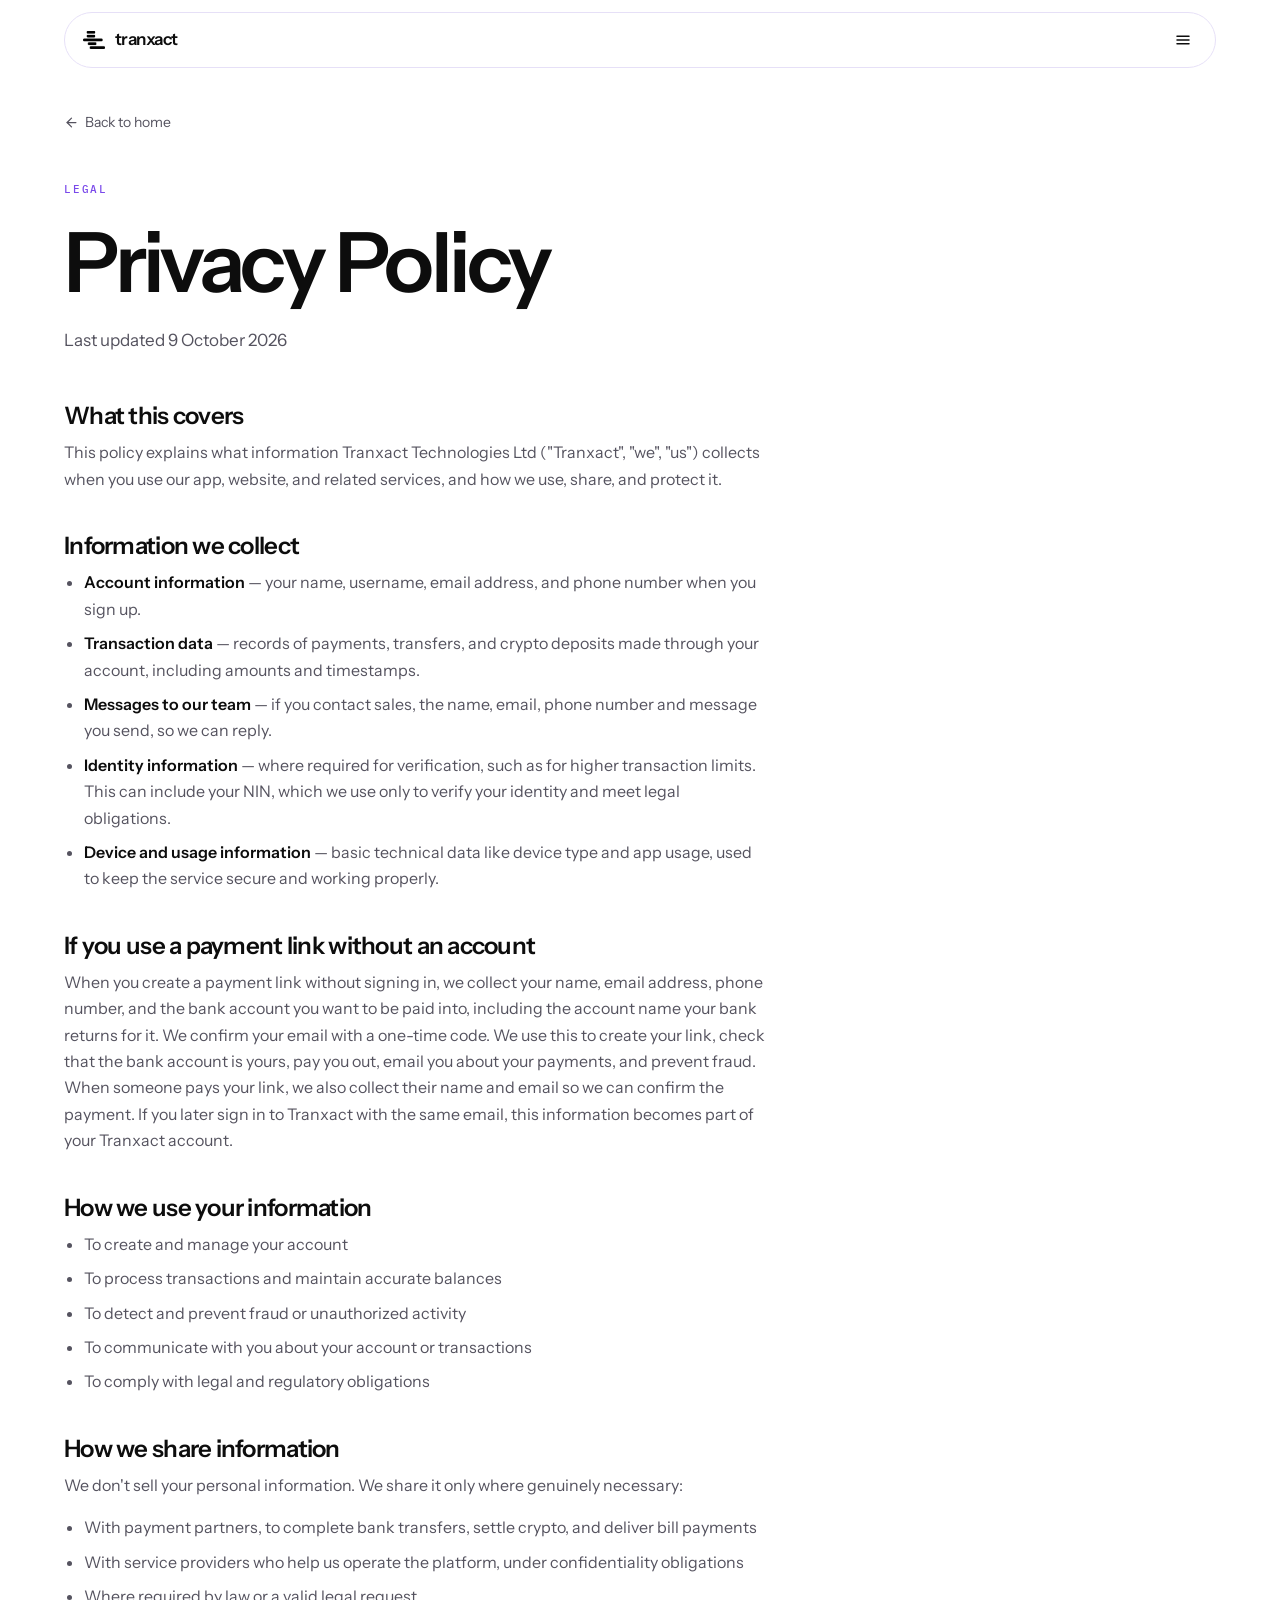
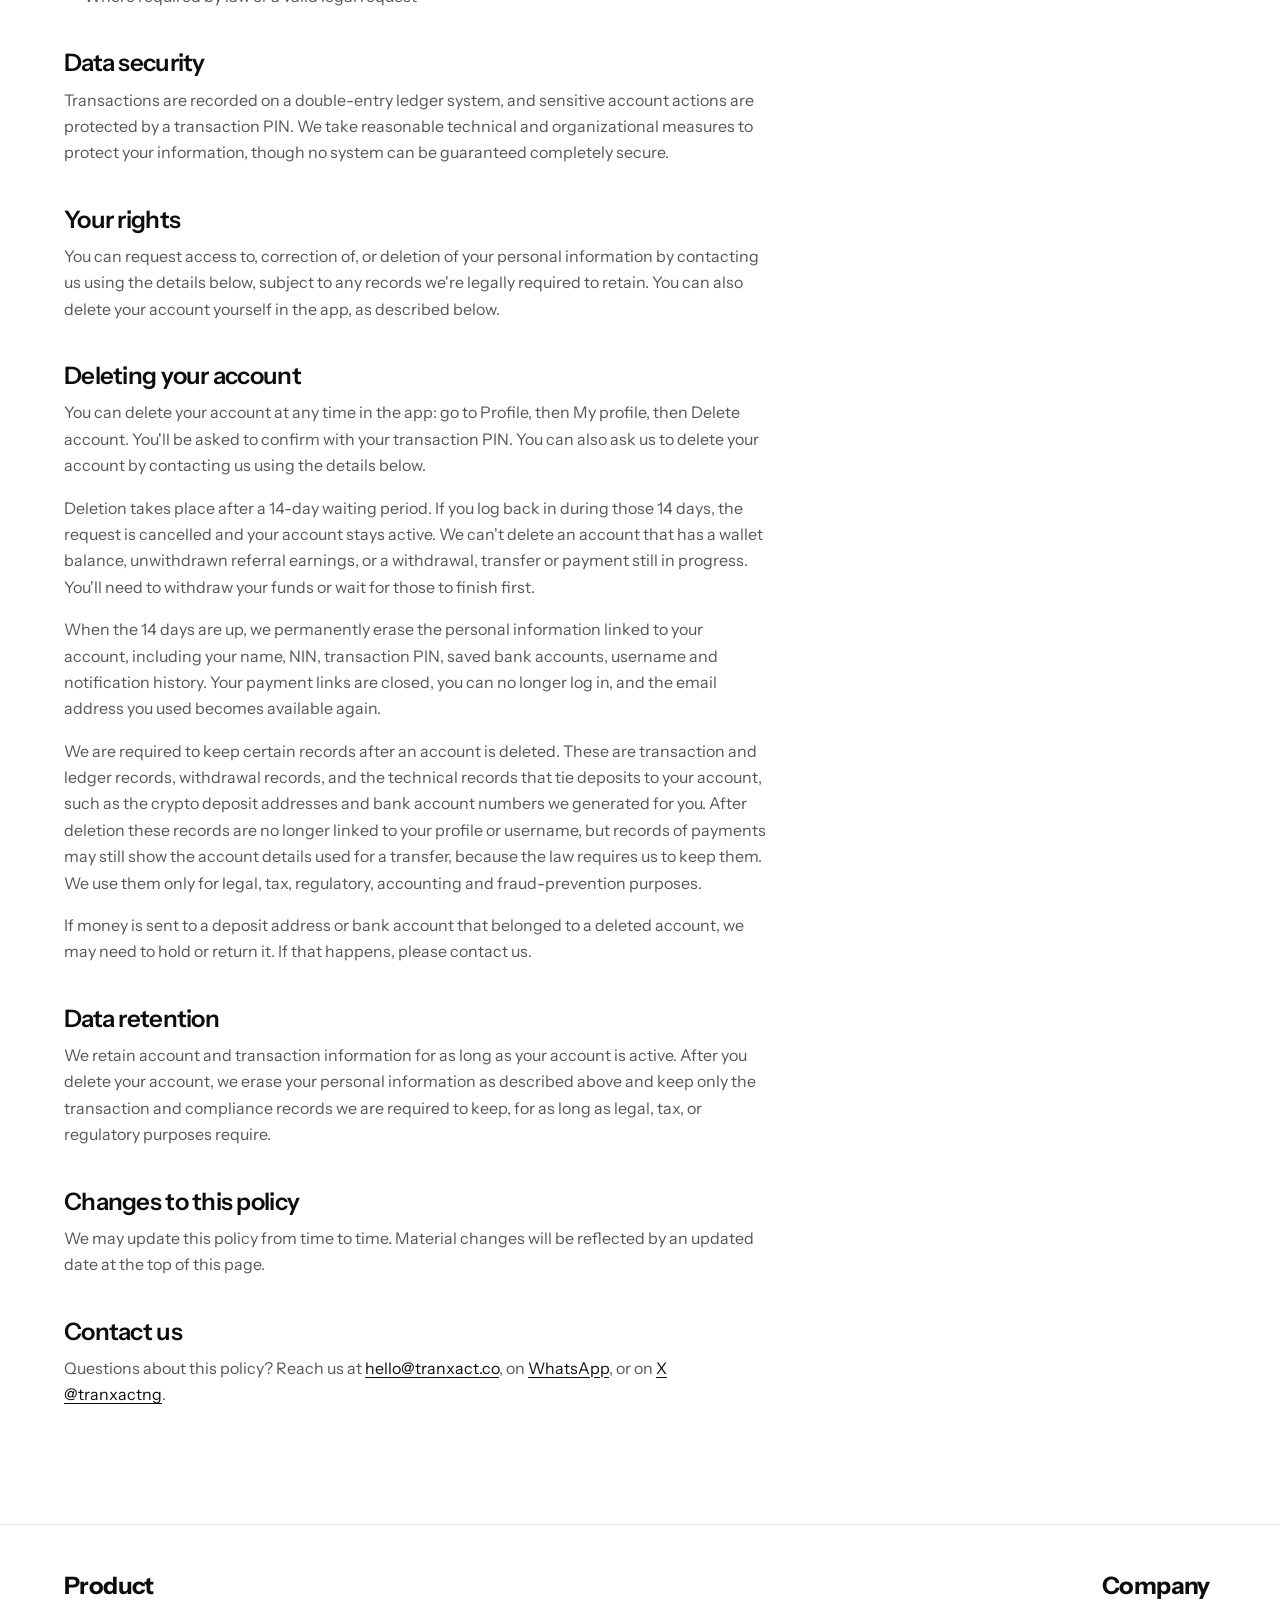
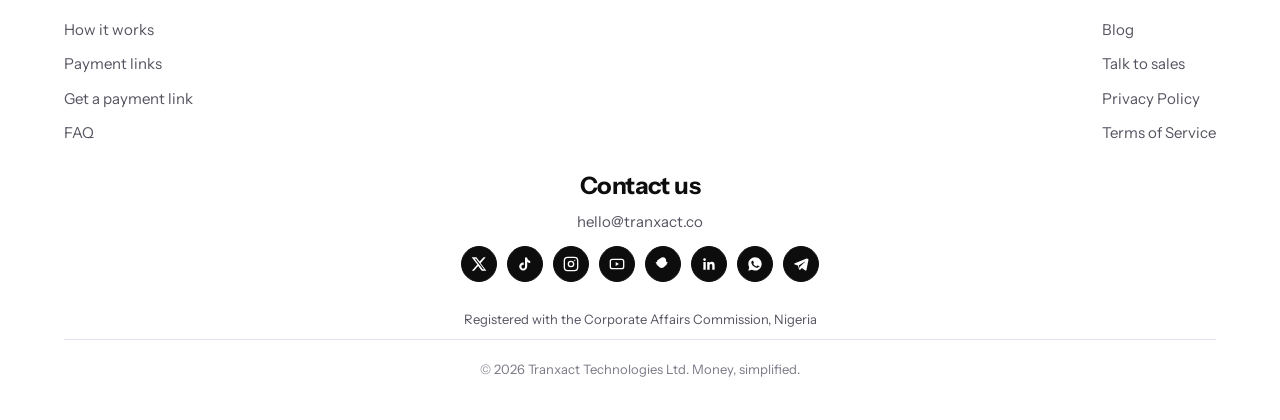
<file: privacy.html>
<!DOCTYPE html>
<html lang="en">
<head>
<meta charset="UTF-8">
<meta name="theme-color" content="#ffffff">
<meta name="viewport" content="width=device-width, initial-scale=1.0">
<title>Privacy Policy — Tranxact</title>
<meta name="description" content="Privacy Policy for Tranxact.">
<link rel="icon" type="image/png" href="[data-uri]">
<style>
@import url('https://fonts.googleapis.com/css2?family=IBM+Plex+Mono:wght@400;500;600&family=Instrument+Sans:ital,wght@0,400;0,500;0,600;0,700;1,400&display=swap');

/* Tranxact blog, privacy and terms: cream theme (matches tranxact.co) */
:root{
  color-scheme:light;
  --bg:#fff; --bg-elev:#fff; --surface:#fff; --surface-2:#f4f1ff;
  --border:#e6e0f7; --border-soft:#eee9fb;
  --text:#0d0d0d; --fg:#0d0d0d; --muted:#55535f; --muted-2:#7b7986; --subtle:#7b7986;
  --accent:#c4b5fd; --accent-soft:rgba(139,92,246,.1);
  --teal:#7a49ea; --teal-soft:#ede6ff; --violet:#8b5cf6;
  --ink:#0d0d0d; --ink-fg:#fff;
  --radius:24px; --radius-sm:12px; --ease:cubic-bezier(.16,.8,.24,1);
}
*{margin:0;padding:0;box-sizing:border-box;}
html{scroll-behavior:smooth;overflow-x:hidden;background:#fff;color-scheme:light;-webkit-font-smoothing:antialiased;}
body{background:var(--bg);color:var(--text);font-family:'Instrument Sans',ui-sans-serif,system-ui,-apple-system,'Segoe UI',sans-serif;overflow-x:hidden;line-height:1.5;}
.mono{font-family:'IBM Plex Mono',ui-monospace,Menlo,monospace;}
img,svg{display:block;max-width:100%;}
a{color:inherit;text-decoration:none;}
button{font-family:inherit;cursor:pointer;border:none;background:none;color:inherit;}
::selection{background:var(--teal-soft);color:#2a1566;}
:focus-visible{outline:2px solid var(--text);outline-offset:3px;border-radius:4px;}
@media (prefers-reduced-motion:reduce){html{scroll-behavior:auto;}*{animation-duration:.01ms!important;transition-duration:.01ms!important;}}
.wrap{max-width:1180px;margin:0 auto;padding-left:32px;padding-right:32px;}
.glow{display:none;}
.reveal,.reveal-stagger>*{opacity:1!important;transform:none!important;}

/* The logo files are white (made for the old dark pages). Turn them ink-black. */
.nav-brand img,.footer-brand img{filter:invert(1);}

/* Navbar: the same floating pill as the main site */
.nav-outer{position:fixed;top:0;left:0;right:0;z-index:100;display:flex;justify-content:center;padding:12px 12px 0;}
.nav{width:min(72rem,100%);height:56px;display:flex;align-items:center;justify-content:space-between;padding:0 12px 0 18px;border-radius:999px;
  background:rgba(255,255,255,.9);backdrop-filter:blur(16px);-webkit-backdrop-filter:blur(16px);border:1px solid var(--border);}
.nav-brand{display:inline-flex;align-items:center;gap:10px;font-weight:600;font-size:17px;letter-spacing:-.03em;color:var(--text);text-transform:lowercase;}
.hamburger-btn{display:flex;align-items:center;justify-content:center;width:40px;height:40px;border-radius:50%;background:transparent;border:0;transition:background .2s var(--ease);}
.hamburger-btn:hover{background:var(--surface-2);}
.hamburger-btn svg{width:18px;height:18px;stroke:var(--text);}
.nav-menu-overlay{position:fixed;inset:0;z-index:200;background:rgba(22,21,19,.4);backdrop-filter:blur(4px);opacity:0;pointer-events:none;transition:opacity .25s var(--ease);}
.nav-menu-overlay.open{opacity:1;pointer-events:auto;}
.nav-menu-panel{position:fixed;top:0;right:0;bottom:0;width:min(340px,88vw);background:var(--surface);border-left:1px solid var(--border);padding:24px 22px;display:flex;flex-direction:column;transform:translateX(100%);transition:transform .3s var(--ease);overflow-y:auto;}
.nav-menu-overlay.open .nav-menu-panel{transform:translateX(0);}
.nav-menu-close{align-self:flex-end;width:36px;height:36px;border-radius:50%;background:transparent;display:flex;align-items:center;justify-content:center;margin-bottom:20px;}
.nav-menu-close:hover{background:var(--surface-2);}
.nav-menu-close svg{width:16px;height:16px;stroke:var(--text);}
.nav-menu-links{display:flex;flex-direction:column;gap:2px;margin-bottom:24px;}
.nav-menu-links a{font-size:15px;font-weight:500;color:var(--text);padding:12px 8px;border-radius:12px;}
.nav-menu-links a:hover{background:var(--surface-2);}
.nav-menu-links a.menu-action{display:flex;align-items:center;justify-content:space-between;gap:12px;margin-top:10px;padding-top:16px;border-top:1px solid var(--border);border-radius:0;font-weight:600;}
.nav-menu-links a.menu-action svg{width:16px;height:16px;flex:none;}
.nav-menu-auth{display:flex;gap:10px;margin-bottom:28px;}
.nav-menu-auth a{flex:1;text-align:center;padding:12px;border-radius:999px;font-size:14px;font-weight:600;}
.nav-menu-auth .login{background:var(--surface);border:1px solid var(--border);color:var(--text);}
.nav-menu-auth .signup{background:var(--ink);color:var(--ink-fg);}
.nav-menu-contact{margin-top:auto;padding-top:20px;border-top:1px solid var(--border);}
.nav-menu-contact-label{font-size:12px;color:var(--muted);margin-bottom:12px;}
.nav-menu-contact-links{display:flex;flex-direction:column;gap:10px;}
.nav-menu-contact-links a{display:flex;align-items:center;gap:10px;font-size:14px;color:var(--text);}
.nav-menu-contact-links a svg{width:17px;height:17px;flex-shrink:0;stroke:var(--muted);}

/* Buttons: ink on cream, like the main site */
.btn-primary,.btn-teal{background:var(--ink);color:var(--ink-fg);font-weight:600;font-size:15px;padding:14px 26px;border-radius:999px;display:inline-flex;align-items:center;gap:8px;transition:transform .2s var(--ease),opacity .2s var(--ease);}
.btn-primary:hover,.btn-teal:hover{transform:translateY(-1px);opacity:.88;}
.btn-primary svg,.btn-teal svg{width:16px;height:16px;}
.btn-secondary{background:var(--surface);color:var(--text);font-weight:600;font-size:15px;padding:14px 26px;border-radius:999px;border:1px solid var(--border);display:inline-flex;align-items:center;gap:8px;}
.btn-secondary:hover{background:var(--surface-2);}

/* Footer: same as the live tranxact.co footer */
footer{--bg:#fff;--surface:#fff;--surface-2:#f4f1ff;--border:#e6e0f7;--fg:#0d0d0d;--text:#0d0d0d;--muted:#55535f;--muted-2:#7b7986;--violet:#8b5cf6;}
footer .wrap{width:min(72rem,calc(100% - 2.5rem));max-width:none;padding-left:0;padding-right:0;}
footer{border-top:1px solid var(--border);padding:48px 0 40px;position:relative;z-index:1;margin-top:20px;}
.footer-inner{display:flex;justify-content:space-between;align-items:flex-start;flex-wrap:wrap;gap:24px;margin-bottom:28px;}
.footer-brand{display:flex;align-items:center;gap:10px;font-weight:600;letter-spacing:-.03em;text-transform:lowercase;}
.footer-contact{font-size:13px;color:var(--muted);margin-top:8px;}
.footer-contact a{color:var(--text);text-decoration:underline;text-underline-offset:3px;}
.footer-socials{display:flex;gap:10px;flex-wrap:wrap;}
.footer-socials a{width:36px;height:36px;border-radius:50%;background:var(--surface);border:1px solid var(--border);display:flex;align-items:center;justify-content:center;color:var(--muted);transition:all .2s var(--ease);}
.footer-socials a:hover{color:var(--text);background:var(--surface-2);}
.footer-socials a svg{width:16px;height:16px;}
@media (max-width:420px){.footer-socials{gap:7px;}.footer-socials a{width:34px;height:34px;}}
.footer-legal{display:flex;align-items:center;gap:16px;flex-wrap:wrap;font-size:13px;color:var(--muted);margin-bottom:10px;}
.footer-legal a{color:var(--muted);}
.footer-legal a:hover{color:var(--text);}
.footer-legal .dot{width:3px;height:3px;border-radius:50%;background:var(--muted-2);}
.footer-col{display:flex;flex-direction:column;gap:8px;font-size:13px;min-width:120px}
.footer-col a{color:var(--muted);text-decoration:none}.footer-col a:hover{color:var(--text)}
.footer-h{font-size:13px;font-weight:600;color:var(--text);margin-bottom:2px}
.footer-social-row{margin-bottom:22px}
@media(max-width:640px){.footer-inner>div:first-child{flex-basis:100%}.footer-col{flex:1}}
.footer-copy{font-size:13px;color:var(--muted-2);padding-top:20px;border-top:1px solid var(--border);}
.footer-contact-block{display:flex;flex-direction:column;align-items:center;text-align:center;gap:12px;margin:12px 0 28px}
.footer-h2{font-size:20px;font-weight:600;letter-spacing:-.02em}
.footer-mail{font-size:15px;color:var(--muted);text-decoration:none}.footer-mail:hover{color:var(--violet)}
.footer-socials{justify-content:center}
.footer-socials a{background:#0d0d0d;border-color:#0d0d0d;color:#fff;transition:background .2s,transform .2s}
.footer-socials a:hover{background:var(--violet);color:#fff;transform:translateY(-2px)}
.footer-legal{justify-content:center}.footer-copy{text-align:center}
.footer-inner{justify-content:space-between;gap:28px 16px}
.footer-inner>div:first-child{flex-basis:100%}
.footer-h,.footer-h2{font-size:24px;font-weight:700;letter-spacing:-.025em;color:var(--fg);line-height:1.1}
.footer-h{margin-bottom:8px}
.footer-col{font-size:15px;gap:12px;min-width:0}
.footer-inner{justify-content:space-between;align-items:flex-start;flex-wrap:nowrap}
.footer-col{flex:0 0 auto}
.footer-col:first-child{align-items:flex-start;text-align:left}
.footer-col:last-child{align-items:flex-start;text-align:left;margin-left:auto}

/* ============ Blog ============ */
.blog-wrap{max-width:760px;margin:0 auto;padding:0 24px;}
.blog-header{padding-top:calc(120px + env(safe-area-inset-top));padding-bottom:40px;}
.blog-eyebrow{font-family:'IBM Plex Mono',ui-monospace,monospace;font-size:11px;font-weight:500;letter-spacing:.16em;text-transform:uppercase;color:var(--teal);margin-bottom:16px;display:inline-block;}
.blog-title{font-size:clamp(30px,5vw,46px);font-weight:600;letter-spacing:-.035em;line-height:1.05;margin-bottom:16px;color:var(--text);}
.blog-sub{font-size:17px;color:var(--muted);line-height:1.6;max-width:600px;}

/* Index */
.post-grid{display:flex;flex-direction:column;gap:0;margin-top:8px;padding-bottom:100px;border-top:1px solid var(--border);}
.post-card{display:block;padding:28px 0;border-bottom:1px solid var(--border);transition:opacity .2s var(--ease);}
.post-card:hover{opacity:.72;}
.post-card-img{width:52px;height:52px;border-radius:14px;background:var(--surface);border:1px solid var(--border);display:flex;align-items:center;justify-content:center;margin-bottom:16px;overflow:hidden;}
.post-card-img svg{width:24px;height:24px;stroke:var(--text);}
.post-card-tag{font-family:'IBM Plex Mono',ui-monospace,monospace;font-size:11px;font-weight:500;color:var(--teal);text-transform:uppercase;letter-spacing:.14em;margin-bottom:8px;}
.post-card-title{font-size:22px;font-weight:600;letter-spacing:-.025em;line-height:1.2;margin-bottom:8px;color:var(--text);}
.post-card:hover .post-card-title{text-decoration:underline;text-underline-offset:4px;}
.post-card-excerpt{font-size:15px;color:var(--muted);line-height:1.6;max-width:600px;}
.post-card-date{font-family:'IBM Plex Mono',ui-monospace,monospace;font-size:12px;color:var(--muted-2);margin-top:12px;}

/* Article */
.article-body{padding-top:calc(120px + env(safe-area-inset-top));padding-bottom:100px;}
.article-body h2{font-size:24px;font-weight:600;letter-spacing:-.025em;margin:44px 0 14px;color:var(--text);}
.article-body h3{font-size:18px;font-weight:600;letter-spacing:-.02em;margin:32px 0 12px;color:var(--text);}
.article-body p{font-size:16px;line-height:1.75;color:var(--muted);margin-bottom:20px;}
.article-body ul,.article-body ol{margin:0 0 20px 20px;}
.article-body li{font-size:16px;line-height:1.75;color:var(--muted);margin-bottom:8px;}
.article-body strong{color:var(--text);font-weight:600;}
.article-body a{color:var(--text);text-decoration:underline;text-underline-offset:3px;}
.article-meta{display:flex;align-items:center;gap:10px;font-size:13px;color:var(--muted-2);margin-top:20px;margin-bottom:8px;}
.article-cta{background:var(--surface);border:1px solid var(--border);border-radius:var(--radius);padding:28px;margin-top:48px;text-align:center;}
.article-cta p{color:var(--text);font-size:16px;margin-bottom:18px;}
.back-link{display:flex;width:fit-content;align-items:center;gap:6px;font-size:14px;color:var(--muted);margin-bottom:32px;}
.back-link:hover{color:var(--text);}
.back-link svg{width:15px;height:15px;}

/* Buttons inside articles keep their own colours (the generic article link style made the text invisible on black) */
.article-body a.btn-primary,.article-body a.btn-teal,.article-cta a.btn-primary,.article-cta a.btn-teal{color:var(--ink-fg);text-decoration:none;}
.article-body a.btn-secondary,.article-cta a.btn-secondary{color:var(--text);text-decoration:none;}
.back-row{display:flex;flex-wrap:wrap;gap:6px 22px;margin-bottom:32px;}
.back-row .back-link{margin-bottom:0;}

/* Product mock-ups used as post images */
.post-hero{display:flex;justify-content:center;margin:12px 0 36px;}
.pay-modal{width:100%;max-width:340px;background:var(--surface);border:1px solid var(--border);border-radius:20px;padding:22px;box-shadow:0 30px 60px -34px rgba(22,21,19,.22);}
.pay-modal-head{font-size:12.5px;color:var(--muted);margin-bottom:14px;}
.pay-tabs{display:flex;gap:8px;margin-bottom:18px;flex-wrap:wrap;}
.pay-tab{padding:7px 13px;border-radius:999px;font-size:12px;border:1px solid var(--border);color:var(--muted);}
.pay-tab.active{background:var(--ink);border-color:var(--ink);color:var(--ink-fg);}
.pay-link-preview{background:var(--bg);border:1px solid var(--border);border-radius:13px;padding:16px;display:flex;flex-direction:column;gap:9px;}
.pay-link-preview .url{font-size:12.5px;color:var(--teal);word-break:break-all;}
.pay-link-preview .amt{font-size:24px;font-weight:600;color:var(--text);}
.pay-link-preview .desc{font-size:12px;color:var(--muted-2);}
.pay-copy-btn{margin-top:13px;background:var(--surface-2);border:1px solid var(--border);padding:10px;border-radius:10px;text-align:center;font-size:12px;color:var(--muted);}
.store-head{display:flex;align-items:center;gap:11px;margin-bottom:16px;padding-bottom:16px;border-bottom:1px solid var(--border);}
.store-avatar{width:38px;height:38px;border-radius:11px;background:var(--teal-soft);display:flex;align-items:center;justify-content:center;color:var(--teal);font-weight:700;font-size:15px;flex-shrink:0;}
.store-name{font-weight:600;font-size:14.5px;color:var(--text);}
.store-url{font-size:11.5px;color:var(--muted);}
.store-item{display:flex;justify-content:space-between;align-items:center;padding:11px 0;border-bottom:1px solid var(--border);}
.store-item:last-child{border-bottom:0;}
.store-item-type{font-size:10.5px;color:var(--teal);font-weight:600;margin-bottom:2px;}
.store-item-name{font-size:13px;font-weight:600;color:var(--text);}
.store-item-price{font-size:13px;font-weight:600;font-family:'IBM Plex Mono',monospace;flex-shrink:0;color:var(--text);}
.store-pay-methods{margin-top:13px;background:var(--surface-2);border:1px solid var(--border);padding:10px;border-radius:10px;text-align:center;font-size:11.5px;color:var(--muted);}
.convert-card{width:100%;max-width:380px;background:var(--surface);border:1px solid var(--border);border-radius:20px;padding:20px 22px;box-shadow:0 30px 60px -34px rgba(22,21,19,.22);}
.convert-row{display:flex;justify-content:space-between;align-items:center;padding:10px 0;}
.wallet-left{display:flex;align-items:center;gap:12px;}
.coin-icon{width:36px;height:36px;border-radius:50%;display:flex;align-items:center;justify-content:center;font-size:12px;font-weight:600;color:#0A0A0B;}
.coin-name{font-size:14.5px;font-weight:500;color:var(--text);}
.coin-sub{font-size:12px;color:var(--muted-2);}
.wallet-right{text-align:right;}
.wallet-amt{font-size:14.5px;color:var(--text);}
.convert-divider{display:flex;flex-direction:column;align-items:center;gap:4px;padding:8px 0 14px;position:relative;}
.convert-arrow{width:26px;height:26px;border-radius:50%;background:var(--bg);border:1px solid var(--border);display:flex;align-items:center;justify-content:center;z-index:1;}
.convert-arrow svg{width:13px;height:13px;stroke:var(--text);}
.convert-label{font-size:11px;color:var(--muted-2);z-index:1;background:var(--surface);padding:0 6px;}
.credited{background:var(--teal-soft);margin:0 -22px;padding:16px 22px;border-radius:0 0 18px 18px;}
.credited-amt{color:var(--teal);font-weight:600;}

/* ============ Legal pages ============ */
@media (max-width:640px){
  .footer-legal{gap:8px 18px;}
  .footer-legal .dot{display:none;}
  .blog-header,.article-body{padding-top:calc(100px + env(safe-area-inset-top));}
  .wrap{padding-left:20px;padding-right:20px;}
}


/* ---- Page theme: same as the live site (white, violet accent) ---- */
html,body{background:#fff;}
.nav{background:rgba(255,255,255,.9);}
.eyebrow{margin:0 0 .75rem;font-family:'IBM Plex Mono',ui-monospace,Menlo,monospace;font-size:11px;font-weight:500;letter-spacing:.16em;text-transform:uppercase;color:var(--teal);}
.h1{margin:1.5rem 0 0;max-width:20ch;font-size:clamp(2.6rem,7vw,5.2rem);font-weight:600;letter-spacing:-.045em;line-height:.98;text-wrap:balance;}
.lead{margin:1.5rem 0 0;max-width:28rem;font-size:17px;line-height:1.6;color:var(--muted);text-wrap:pretty;}
.back-home{display:inline-flex;align-items:center;gap:6px;font-size:14px;color:var(--muted);margin-bottom:.5rem;}
.back-home:hover{color:var(--fg);}
.back-home svg{width:15px;height:15px;}
.page-wrap.wrap{width:min(72rem,calc(100% - 2.5rem));max-width:none;padding:7rem 0 5rem;}
.legal-body{max-width:44rem;margin-top:3rem;padding:0;}
.legal-body h2{margin:2.5rem 0 .6rem;font-size:1.5rem;font-weight:600;letter-spacing:-.03em;line-height:1.15;color:var(--fg);}
.legal-body h3{margin:1.75rem 0 .45rem;font-size:1.05rem;font-weight:600;letter-spacing:-.02em;color:var(--fg);}
.legal-body p{margin:0 0 1rem;font-size:16px;line-height:1.65;color:var(--muted);}
.legal-body ul,.legal-body ol{margin:0 0 1rem 1.25rem;}
.legal-body li{margin-bottom:.5rem;font-size:16px;line-height:1.65;color:var(--muted);}
.legal-body strong{color:var(--fg);font-weight:600;}
.legal-body a{color:var(--fg);text-decoration:underline;text-underline-offset:3px;}
.legal-body a:hover{color:var(--violet);}
.legal-note{margin:0 0 2rem;padding:1.35rem;border:1px solid var(--border);background:var(--surface);border-radius:1.25rem;}
.legal-note p{margin:0;font-size:15px;line-height:1.6;color:var(--muted);}
@media (max-width:760px){.page-wrap.wrap{padding-top:6rem;}}
</style>

</head>
<body>
<div class="glow glow-1"></div>
<div class="glow glow-2"></div>

<div class="nav-outer">
  <nav class="nav">
    <a href="https://tranxact.co" class="nav-brand">
      <img src="[data-uri]" alt="Tranxact" style="width:22px;height:auto;">
      Tranxact
    </a>
    <button class="hamburger-btn" onclick="toggleNavMenu(true)" aria-label="Open menu">
      <svg viewBox="0 0 24 24" fill="none" stroke-width="2" stroke-linecap="round"><path d="M4 7h16M4 12h16M4 17h16"/></svg>
    </button>
  </nav>
</div>

<div class="nav-menu-overlay" id="navMenuOverlay" onclick="if(event.target===this) toggleNavMenu(false)">
  <div class="nav-menu-panel">
    <button class="nav-menu-close" onclick="toggleNavMenu(false)" aria-label="Close menu">
      <svg viewBox="0 0 24 24" fill="none" stroke-width="2" stroke-linecap="round"><path d="M18 6L6 18M6 6l12 12"/></svg>
    </button>
    <div class="nav-menu-links">
      <a href="https://tranxact.co/#/how-it-works" onclick="toggleNavMenu(false)">How it works</a>
      <a href="https://tranxact.co/#/faq" onclick="toggleNavMenu(false)">FAQ</a>
      <a href="https://tranxact.co/blog/" onclick="toggleNavMenu(false)">Blog</a>
      <a class="menu-action" href="https://tranxact.co/#/payment-link" onclick="toggleNavMenu(false)">Get a payment link <svg viewBox="0 0 24 24" fill="none" stroke="currentColor" stroke-width="2" stroke-linecap="round" stroke-linejoin="round" aria-hidden="true"><path d="M5 12h14M13 6l6 6-6 6"/></svg></a>
    </div>
    <div class="nav-menu-auth">
      <a href="https://app.tranxact.co" class="login">Log In</a>
      <a href="https://app.tranxact.co?signup=1" class="signup">Sign Up</a>
    </div>
    <div class="nav-menu-contact">
      <div class="nav-menu-contact-label">Need help?</div>
      <div class="nav-menu-contact-links">
        <a href="https://wa.me/2347058866702" target="_blank" rel="noopener">
          <svg viewBox="0 0 24 24" fill="none" stroke-width="2" stroke-linecap="round" stroke-linejoin="round"><path d="M21 11.5a8.38 8.38 0 0 1-.9 3.8 8.5 8.5 0 0 1-7.6 4.7 8.38 8.38 0 0 1-3.8-.9L3 21l1.9-5.7a8.38 8.38 0 0 1-.9-3.8 8.5 8.5 0 0 1 4.7-7.6 8.38 8.38 0 0 1 3.8-.9h.5a8.48 8.48 0 0 1 8 8v.5z"/></svg>
          WhatsApp
        </a>
      <a href="https://t.me/tranxactng" target="_blank" rel="noopener noreferrer"><svg viewBox="0 0 24 24" fill="none" stroke="currentColor" stroke-width="1.8" stroke-linecap="round" stroke-linejoin="round" aria-hidden="true"><path d="m22 2-7 20-4-9-9-4Z"/><path d="M22 2 11 13"/></svg> Telegram</a>
        <a href="mailto:hello@tranxact.co">
          <svg viewBox="0 0 24 24" fill="none" stroke-width="2" stroke-linecap="round" stroke-linejoin="round"><rect x="2" y="4" width="20" height="16" rx="2"/><path d="m22 7-10 6L2 7"/></svg>
          hello@tranxact.co
        </a>
      </div>
    </div>
  </div>
</div>

<main class="wrap page-wrap">
  <a class="back-home" href="https://tranxact.co/"><svg viewBox="0 0 24 24" fill="none" stroke="currentColor" stroke-width="2" stroke-linecap="round" stroke-linejoin="round" aria-hidden="true"><path d="M19 12H5"/><path d="m12 19-7-7 7-7"/></svg> Back to home</a>
  <p class="eyebrow" style="margin-top:2.5rem">Legal</p>
  <h1 class="h1">Privacy Policy</h1>
  <p class="lead">Last updated 9 October 2026</p>
  <div class="legal-body">

    <h2>What this covers</h2>
    <p>This policy explains what information Tranxact Technologies Ltd ("Tranxact", "we", "us") collects when you use our app, website, and related services, and how we use, share, and protect it.</p>

    <h2>Information we collect</h2>
    <ul>
      <li><strong>Account information</strong> — your name, username, email address, and phone number when you sign up.</li>
      <li><strong>Transaction data</strong> — records of payments, transfers, and crypto deposits made through your account, including amounts and timestamps.</li>
      <li><strong>Messages to our team</strong> — if you contact sales, the name, email, phone number and message you send, so we can reply.</li>
      <li><strong>Identity information</strong> — where required for verification, such as for higher transaction limits. This can include your NIN, which we use only to verify your identity and meet legal obligations.</li>
      <li><strong>Device and usage information</strong> — basic technical data like device type and app usage, used to keep the service secure and working properly.</li>
    </ul>

    <h2>If you use a payment link without an account</h2>
    <p>When you create a payment link without signing in, we collect your name, email address, phone number, and the bank account you want to be paid into, including the account name your bank returns for it. We confirm your email with a one-time code. We use this to create your link, check that the bank account is yours, pay you out, email you about your payments, and prevent fraud. When someone pays your link, we also collect their name and email so we can confirm the payment. If you later sign in to Tranxact with the same email, this information becomes part of your Tranxact account.</p>
    <h2>How we use your information</h2>
    <ul>
      <li>To create and manage your account</li>
      <li>To process transactions and maintain accurate balances</li>
      <li>To detect and prevent fraud or unauthorized activity</li>
      <li>To communicate with you about your account or transactions</li>
      <li>To comply with legal and regulatory obligations</li>
    </ul>

    <h2>How we share information</h2>
    <p>We don't sell your personal information. We share it only where genuinely necessary:</p>
    <ul>
      <li>With payment partners, to complete bank transfers, settle crypto, and deliver bill payments</li>
      <li>With service providers who help us operate the platform, under confidentiality obligations</li>
      <li>Where required by law or a valid legal request</li>
    </ul>

    <h2>Data security</h2>
    <p>Transactions are recorded on a double-entry ledger system, and sensitive account actions are protected by a transaction PIN. We take reasonable technical and organizational measures to protect your information, though no system can be guaranteed completely secure.</p>

    <h2>Your rights</h2>
    <p>You can request access to, correction of, or deletion of your personal information by contacting us using the details below, subject to any records we're legally required to retain. You can also delete your account yourself in the app, as described below.</p>

    <h2>Deleting your account</h2>
    <p>You can delete your account at any time in the app: go to Profile, then My profile, then Delete account. You'll be asked to confirm with your transaction PIN. You can also ask us to delete your account by contacting us using the details below.</p>
    <p>Deletion takes place after a 14-day waiting period. If you log back in during those 14 days, the request is cancelled and your account stays active. We can't delete an account that has a wallet balance, unwithdrawn referral earnings, or a withdrawal, transfer or payment still in progress. You'll need to withdraw your funds or wait for those to finish first.</p>
    <p>When the 14 days are up, we permanently erase the personal information linked to your account, including your name, NIN, transaction PIN, saved bank accounts, username and notification history. Your payment links are closed, you can no longer log in, and the email address you used becomes available again.</p>
    <p>We are required to keep certain records after an account is deleted. These are transaction and ledger records, withdrawal records, and the technical records that tie deposits to your account, such as the crypto deposit addresses and bank account numbers we generated for you. After deletion these records are no longer linked to your profile or username, but records of payments may still show the account details used for a transfer, because the law requires us to keep them. We use them only for legal, tax, regulatory, accounting and fraud-prevention purposes.</p>
    <p>If money is sent to a deposit address or bank account that belonged to a deleted account, we may need to hold or return it. If that happens, please contact us.</p>

    <h2>Data retention</h2>
    <p>We retain account and transaction information for as long as your account is active. After you delete your account, we erase your personal information as described above and keep only the transaction and compliance records we are required to keep, for as long as legal, tax, or regulatory purposes require.</p>

    <h2>Changes to this policy</h2>
    <p>We may update this policy from time to time. Material changes will be reflected by an updated date at the top of this page.</p>

    <h2>Contact us</h2>
    <p>Questions about this policy? Reach us at <a href="mailto:hello@tranxact.co">hello@tranxact.co</a>, on <a href="https://wa.me/2347058866702" target="_blank" rel="noopener">WhatsApp</a>, or on <a href="https://x.com/tranxactng" target="_blank" rel="noopener">X @tranxactng</a>.</p>

  </div>
</main>

<footer>
  <div class="wrap">
    <div class="footer-inner">
      <nav class="footer-col" aria-label="Product">
        <div class="footer-h">Product</div>
        <a href="https://tranxact.co/#/how-it-works">How it works</a>
        <a href="https://tranxact.co/#/pay">Payment links</a>
        <a href="https://tranxact.co/#/payment-link">Get a payment link</a>
        <a href="https://tranxact.co/#/faq">FAQ</a>
      </nav>
      <nav class="footer-col" aria-label="Company">
        <div class="footer-h">Company</div>
        <a href="https://tranxact.co/blog/">Blog</a>
        <a href="https://tranxact.co/#/sales">Talk to sales</a>
        <a href="/privacy.html">Privacy Policy</a>
        <a href="/terms.html">Terms of Service</a>
      </nav>
    </div>
    <div class="footer-contact-block">
      <div class="footer-h2">Contact us</div>
      <a class="footer-mail" href="mailto:hello@tranxact.co">hello@tranxact.co</a>
      <div class="footer-socials">
        <a href="https://x.com/tranxactng" target="_blank" rel="noopener" aria-label="X"><svg viewBox="0 0 24 24" fill="currentColor" stroke="none"><path d="M18.9 2H22l-7.6 8.7L23 22h-6.9l-5.4-6.9L4.5 22H1.3l8.2-9.3L1 2h7l4.9 6.3L18.9 2zm-1.2 18h1.9L7.4 4H5.4l12.3 16z"/></svg></a>
        <a href="https://tiktok.com/@tranxact" target="_blank" rel="noopener" aria-label="TikTok"><svg viewBox="0 0 24 24" fill="currentColor" stroke="none"><path d="M16.6 5.8c-.9-.9-1.4-2.1-1.4-3.4h-3.2v13.6c0 1.5-1.2 2.7-2.7 2.7s-2.7-1.2-2.7-2.7 1.2-2.7 2.7-2.7c.3 0 .6 0 .8.1V10c-.3 0-.5-.1-.8-.1-3.3 0-6 2.7-6 6s2.7 6 6 6 6-2.7 6-6V9.1c1.3.9 2.8 1.5 4.5 1.5V7.4c-1.2 0-2.3-.5-3.2-1.6z"/></svg></a>
        <a href="https://instagram.com/tranxactng" target="_blank" rel="noopener" aria-label="Instagram"><svg viewBox="0 0 24 24" fill="none" stroke="currentColor" stroke-width="2" stroke-linecap="round" stroke-linejoin="round"><rect x="2" y="2" width="20" height="20" rx="5"/><circle cx="12" cy="12" r="4"/><circle cx="17.5" cy="6.5" r="1" fill="currentColor" stroke="none"/></svg></a>
        <a href="https://youtube.com/@tranxact" target="_blank" rel="noopener" aria-label="YouTube"><svg viewBox="0 0 24 24" fill="none" stroke="currentColor" stroke-width="2" stroke-linecap="round" stroke-linejoin="round"><rect x="2" y="5" width="20" height="14" rx="3"/><polygon points="10 9 15 12 10 15 10 9" fill="currentColor" stroke="none"/></svg></a>
        <a href="https://snapchat.com/add/tranxact" target="_blank" rel="noopener" aria-label="Snapchat"><svg viewBox="0 0 24 24" fill="currentColor" stroke="none"><path d="M12 2c3 0 4.6 2.2 4.7 4.8.1 1.2.1 1.6.2 1.8.2.3 1 .5 1.6.7.4.1.6.6.4 1-.1.3-.6.9-1.4 1.3.1.4.1.9-.1 1.4-.3.6-1 1-1.7 1.1-.2 1-1 1.7-2 2.1-.3 1-1.6 1.7-3.7 1.7s-3.4-.7-3.7-1.7c-1-.4-1.8-1.1-2-2.1-.7-.1-1.4-.5-1.7-1.1-.2-.5-.2-1-.1-1.4-.8-.4-1.3-1-1.4-1.3-.2-.4 0-.9.4-1 .6-.2 1.4-.4 1.6-.7.1-.2.1-.6.2-1.8C7.4 4.2 9 2 12 2z"/></svg></a>
        <a href="https://www.linkedin.com/company/tranxact-technologies-ltd/" target="_blank" rel="noopener" aria-label="LinkedIn"><svg viewBox="0 0 24 24" fill="currentColor" stroke="none"><path d="M20.45 20.45h-3.56v-5.57c0-1.33-.03-3.04-1.85-3.04-1.86 0-2.14 1.45-2.14 2.94v5.67H9.35V9h3.41v1.56h.05c.48-.9 1.64-1.85 3.37-1.85 3.6 0 4.27 2.37 4.27 5.45v6.29zM5.34 7.43a2.06 2.06 0 1 1 0-4.12 2.06 2.06 0 0 1 0 4.12zM7.12 20.45H3.56V9h3.56v11.45z"/></svg></a><a href="https://wa.me/2347058866702" target="_blank" rel="noopener" aria-label="WhatsApp"><svg viewBox="0 0 24 24" fill="currentColor" stroke="none"><path d="M12 2C6.5 2 2 6.5 2 12c0 1.8.5 3.5 1.3 5L2 22l5.2-1.3c1.4.8 3.1 1.2 4.8 1.2 5.5 0 10-4.5 10-10S17.5 2 12 2zm5.7 14.2c-.2.7-1.4 1.3-2 1.4-.5.1-1.1.1-1.8-.1-.4-.1-.9-.3-1.6-.6-2.8-1.2-4.6-4-4.7-4.2-.1-.2-1.1-1.5-1.1-2.8s.7-2 1-2.3c.3-.3.6-.3.8-.3h.6c.2 0 .4 0 .6.5.2.5.7 1.8.8 1.9.1.1.1.3 0 .5-.1.2-.2.3-.3.5-.2.2-.3.3-.5.5-.2.2-.3.4-.1.7.2.3.8 1.3 1.7 2.1 1.2 1.1 2.2 1.4 2.5 1.6.3.2.5.1.7-.1.2-.2.8-.9 1-1.2.2-.3.4-.2.7-.1.3.1 1.7.8 2 1 .3.1.5.2.6.3.1.2.1.9-.1 1.6z"/></svg></a>
        <a href="https://t.me/Tranxacters" target="_blank" rel="noopener" aria-label="Telegram"><svg viewBox="0 0 24 24" fill="currentColor" stroke="none"><path d="M21.5 3.5 2.7 10.9c-1.1.4-1.1 1.6 0 2l4.7 1.5 1.8 5.7c.2.7 1.1.9 1.6.4l2.6-2.5 4.9 3.6c.7.5 1.8.1 1.9-.7l3-15.1c.2-.9-.7-1.6-1.7-1.3zM8.5 14.2l9-5.7c.4-.3.8.2.4.5l-7.3 6.6-.3 3.1-1.6-4.5z"/></svg></a>
      </div>
    </div>
    <div class="footer-legal">
      <span>Registered with the Corporate Affairs Commission, Nigeria</span>
    </div>
    <div class="footer-copy">© 2026 Tranxact Technologies Ltd. Money, simplified.</div>
  </div>
</footer>

<script>
  function toggleNavMenu(open) {
    var overlay = document.getElementById('navMenuOverlay');
    if (!overlay) return;
    if (open) { overlay.classList.add('open'); document.body.style.overflow = 'hidden'; }
    else { overlay.classList.remove('open'); document.body.style.overflow = ''; }
  }
  document.addEventListener('keydown', function (e) { if (e.key === 'Escape') toggleNavMenu(false); });
</script>
<script>
  (function () {
    var targets = document.querySelectorAll('.reveal, .reveal-stagger');
    if (!('IntersectionObserver' in window) || targets.length === 0) {
      targets.forEach(function (el) { el.classList.add('in-view'); });
      return;
    }
    var io = new IntersectionObserver(function (entries) {
      entries.forEach(function (entry) {
        if (entry.isIntersecting) {
          entry.target.classList.add('in-view');
          io.unobserve(entry.target);
        }
      });
    }, { threshold: 0.15, rootMargin: '0px 0px -60px 0px' });
    targets.forEach(function (el) { io.observe(el); });
  })();
</script>
</body>
</html>
</file>
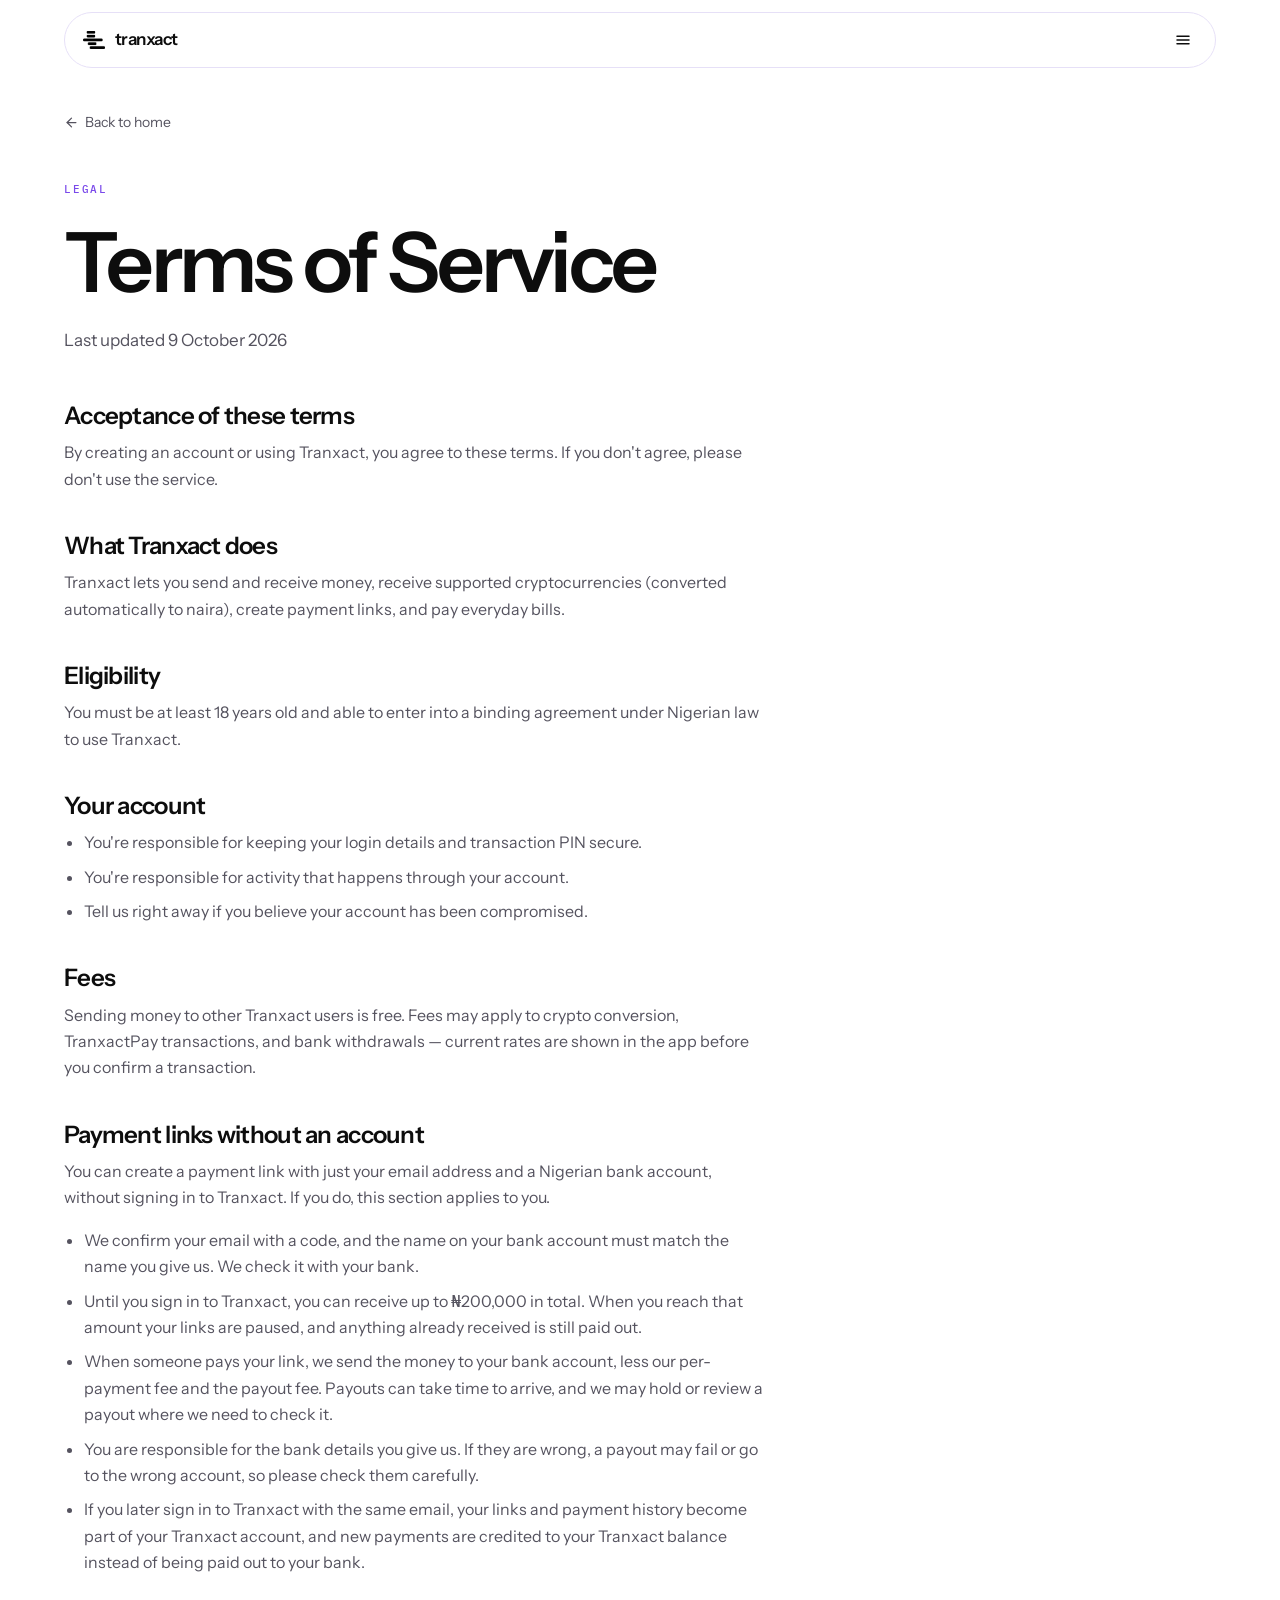
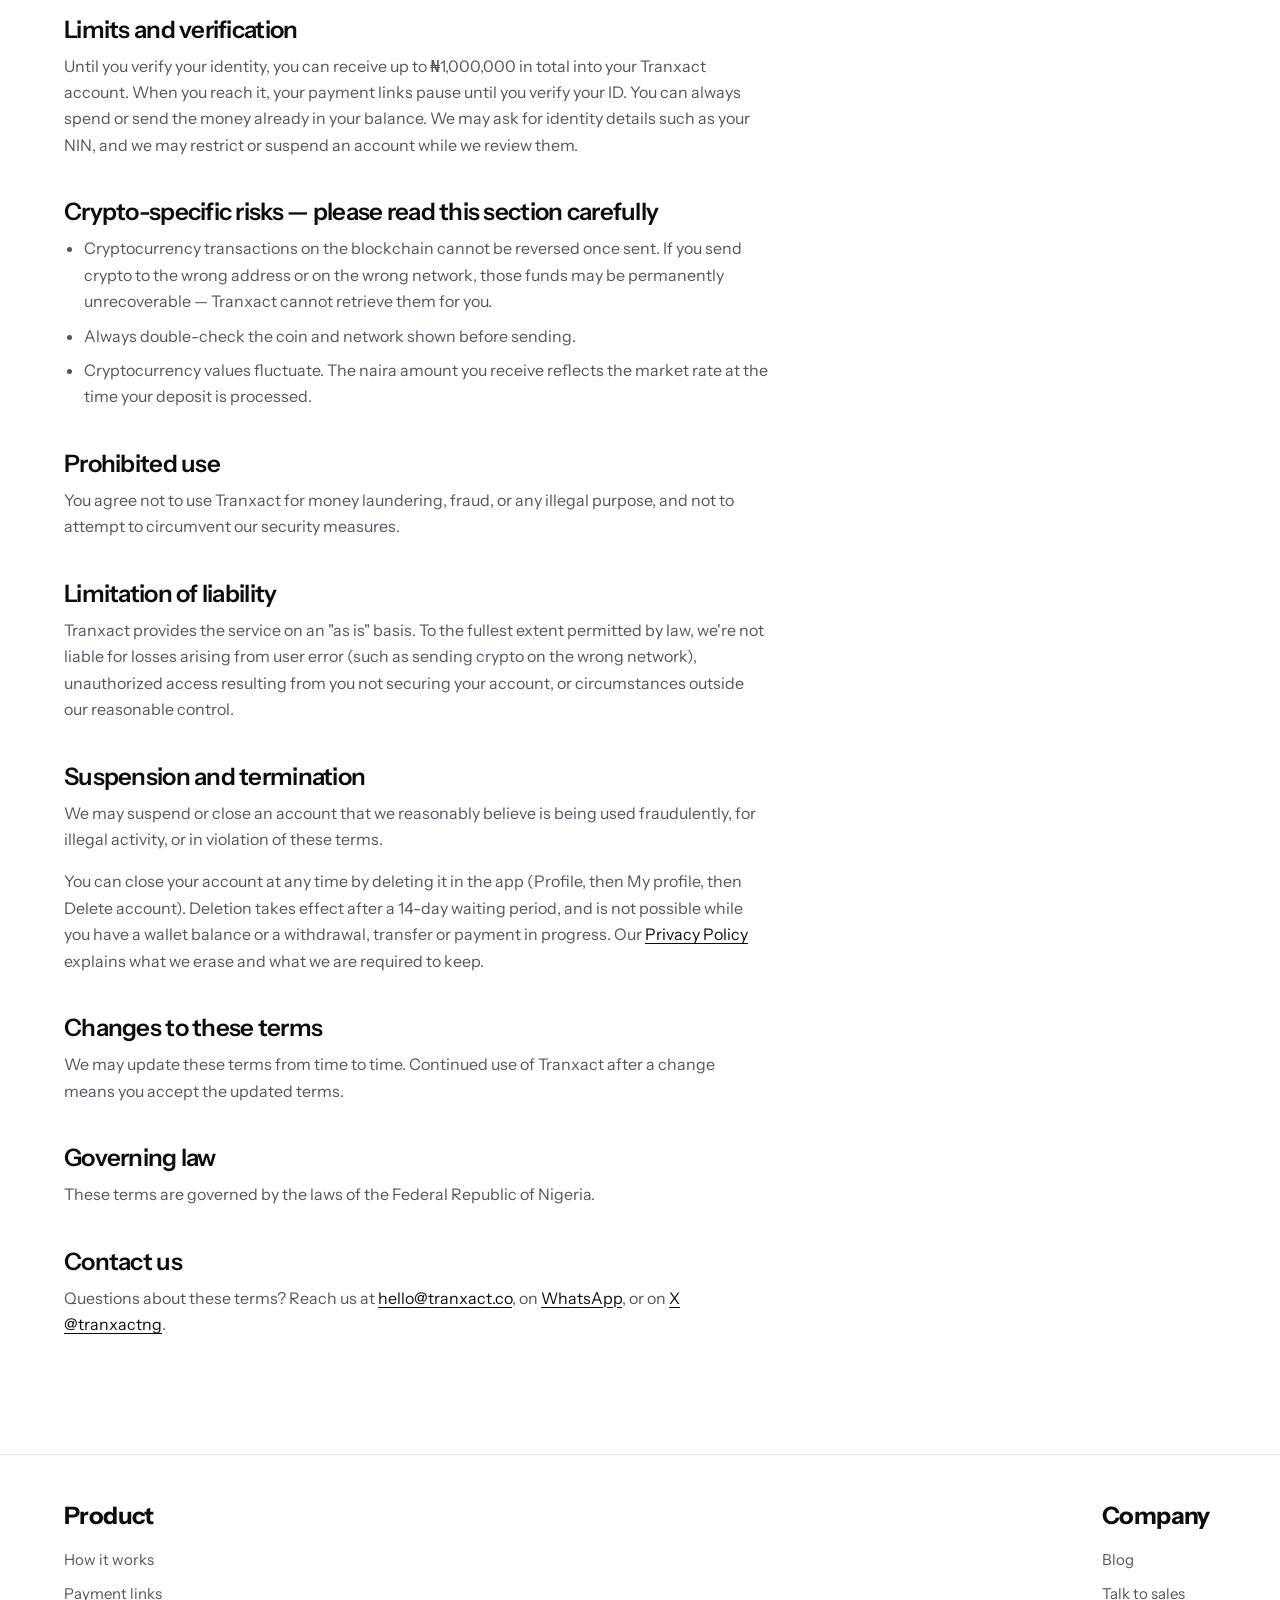
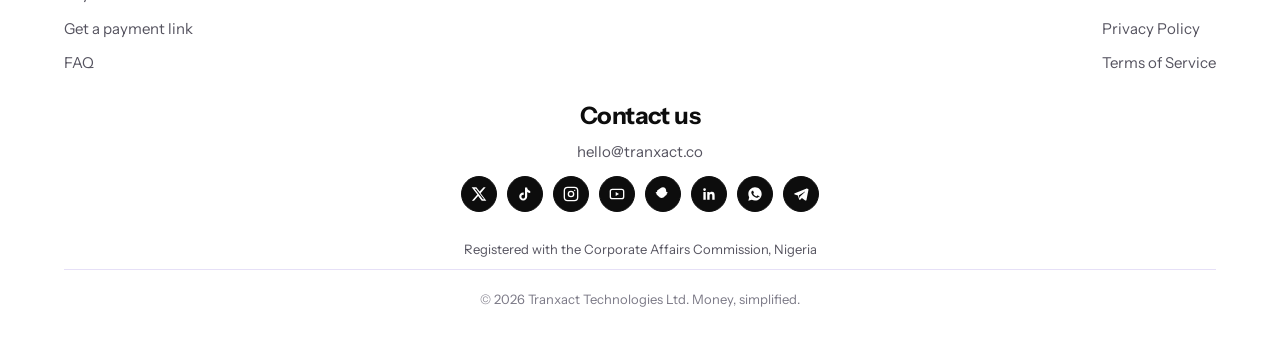
<file: terms.html>
<!DOCTYPE html>
<html lang="en">
<head>
<meta charset="UTF-8">
<meta name="theme-color" content="#ffffff">
<meta name="viewport" content="width=device-width, initial-scale=1.0">
<title>Terms of Service — Tranxact</title>
<meta name="description" content="Terms of Service for Tranxact.">
<link rel="icon" type="image/png" href="[data-uri]">
<style>
@import url('https://fonts.googleapis.com/css2?family=IBM+Plex+Mono:wght@400;500;600&family=Instrument+Sans:ital,wght@0,400;0,500;0,600;0,700;1,400&display=swap');

/* Tranxact blog, privacy and terms: cream theme (matches tranxact.co) */
:root{
  color-scheme:light;
  --bg:#fff; --bg-elev:#fff; --surface:#fff; --surface-2:#f4f1ff;
  --border:#e6e0f7; --border-soft:#eee9fb;
  --text:#0d0d0d; --fg:#0d0d0d; --muted:#55535f; --muted-2:#7b7986; --subtle:#7b7986;
  --accent:#c4b5fd; --accent-soft:rgba(139,92,246,.1);
  --teal:#7a49ea; --teal-soft:#ede6ff; --violet:#8b5cf6;
  --ink:#0d0d0d; --ink-fg:#fff;
  --radius:24px; --radius-sm:12px; --ease:cubic-bezier(.16,.8,.24,1);
}
*{margin:0;padding:0;box-sizing:border-box;}
html{scroll-behavior:smooth;overflow-x:hidden;background:#fff;color-scheme:light;-webkit-font-smoothing:antialiased;}
body{background:var(--bg);color:var(--text);font-family:'Instrument Sans',ui-sans-serif,system-ui,-apple-system,'Segoe UI',sans-serif;overflow-x:hidden;line-height:1.5;}
.mono{font-family:'IBM Plex Mono',ui-monospace,Menlo,monospace;}
img,svg{display:block;max-width:100%;}
a{color:inherit;text-decoration:none;}
button{font-family:inherit;cursor:pointer;border:none;background:none;color:inherit;}
::selection{background:var(--teal-soft);color:#2a1566;}
:focus-visible{outline:2px solid var(--text);outline-offset:3px;border-radius:4px;}
@media (prefers-reduced-motion:reduce){html{scroll-behavior:auto;}*{animation-duration:.01ms!important;transition-duration:.01ms!important;}}
.wrap{max-width:1180px;margin:0 auto;padding-left:32px;padding-right:32px;}
.glow{display:none;}
.reveal,.reveal-stagger>*{opacity:1!important;transform:none!important;}

/* The logo files are white (made for the old dark pages). Turn them ink-black. */
.nav-brand img,.footer-brand img{filter:invert(1);}

/* Navbar: the same floating pill as the main site */
.nav-outer{position:fixed;top:0;left:0;right:0;z-index:100;display:flex;justify-content:center;padding:12px 12px 0;}
.nav{width:min(72rem,100%);height:56px;display:flex;align-items:center;justify-content:space-between;padding:0 12px 0 18px;border-radius:999px;
  background:rgba(255,255,255,.9);backdrop-filter:blur(16px);-webkit-backdrop-filter:blur(16px);border:1px solid var(--border);}
.nav-brand{display:inline-flex;align-items:center;gap:10px;font-weight:600;font-size:17px;letter-spacing:-.03em;color:var(--text);text-transform:lowercase;}
.hamburger-btn{display:flex;align-items:center;justify-content:center;width:40px;height:40px;border-radius:50%;background:transparent;border:0;transition:background .2s var(--ease);}
.hamburger-btn:hover{background:var(--surface-2);}
.hamburger-btn svg{width:18px;height:18px;stroke:var(--text);}
.nav-menu-overlay{position:fixed;inset:0;z-index:200;background:rgba(22,21,19,.4);backdrop-filter:blur(4px);opacity:0;pointer-events:none;transition:opacity .25s var(--ease);}
.nav-menu-overlay.open{opacity:1;pointer-events:auto;}
.nav-menu-panel{position:fixed;top:0;right:0;bottom:0;width:min(340px,88vw);background:var(--surface);border-left:1px solid var(--border);padding:24px 22px;display:flex;flex-direction:column;transform:translateX(100%);transition:transform .3s var(--ease);overflow-y:auto;}
.nav-menu-overlay.open .nav-menu-panel{transform:translateX(0);}
.nav-menu-close{align-self:flex-end;width:36px;height:36px;border-radius:50%;background:transparent;display:flex;align-items:center;justify-content:center;margin-bottom:20px;}
.nav-menu-close:hover{background:var(--surface-2);}
.nav-menu-close svg{width:16px;height:16px;stroke:var(--text);}
.nav-menu-links{display:flex;flex-direction:column;gap:2px;margin-bottom:24px;}
.nav-menu-links a{font-size:15px;font-weight:500;color:var(--text);padding:12px 8px;border-radius:12px;}
.nav-menu-links a:hover{background:var(--surface-2);}
.nav-menu-links a.menu-action{display:flex;align-items:center;justify-content:space-between;gap:12px;margin-top:10px;padding-top:16px;border-top:1px solid var(--border);border-radius:0;font-weight:600;}
.nav-menu-links a.menu-action svg{width:16px;height:16px;flex:none;}
.nav-menu-auth{display:flex;gap:10px;margin-bottom:28px;}
.nav-menu-auth a{flex:1;text-align:center;padding:12px;border-radius:999px;font-size:14px;font-weight:600;}
.nav-menu-auth .login{background:var(--surface);border:1px solid var(--border);color:var(--text);}
.nav-menu-auth .signup{background:var(--ink);color:var(--ink-fg);}
.nav-menu-contact{margin-top:auto;padding-top:20px;border-top:1px solid var(--border);}
.nav-menu-contact-label{font-size:12px;color:var(--muted);margin-bottom:12px;}
.nav-menu-contact-links{display:flex;flex-direction:column;gap:10px;}
.nav-menu-contact-links a{display:flex;align-items:center;gap:10px;font-size:14px;color:var(--text);}
.nav-menu-contact-links a svg{width:17px;height:17px;flex-shrink:0;stroke:var(--muted);}

/* Buttons: ink on cream, like the main site */
.btn-primary,.btn-teal{background:var(--ink);color:var(--ink-fg);font-weight:600;font-size:15px;padding:14px 26px;border-radius:999px;display:inline-flex;align-items:center;gap:8px;transition:transform .2s var(--ease),opacity .2s var(--ease);}
.btn-primary:hover,.btn-teal:hover{transform:translateY(-1px);opacity:.88;}
.btn-primary svg,.btn-teal svg{width:16px;height:16px;}
.btn-secondary{background:var(--surface);color:var(--text);font-weight:600;font-size:15px;padding:14px 26px;border-radius:999px;border:1px solid var(--border);display:inline-flex;align-items:center;gap:8px;}
.btn-secondary:hover{background:var(--surface-2);}

/* Footer: same as the live tranxact.co footer */
footer{--bg:#fff;--surface:#fff;--surface-2:#f4f1ff;--border:#e6e0f7;--fg:#0d0d0d;--text:#0d0d0d;--muted:#55535f;--muted-2:#7b7986;--violet:#8b5cf6;}
footer .wrap{width:min(72rem,calc(100% - 2.5rem));max-width:none;padding-left:0;padding-right:0;}
footer{border-top:1px solid var(--border);padding:48px 0 40px;position:relative;z-index:1;margin-top:20px;}
.footer-inner{display:flex;justify-content:space-between;align-items:flex-start;flex-wrap:wrap;gap:24px;margin-bottom:28px;}
.footer-brand{display:flex;align-items:center;gap:10px;font-weight:600;letter-spacing:-.03em;text-transform:lowercase;}
.footer-contact{font-size:13px;color:var(--muted);margin-top:8px;}
.footer-contact a{color:var(--text);text-decoration:underline;text-underline-offset:3px;}
.footer-socials{display:flex;gap:10px;flex-wrap:wrap;}
.footer-socials a{width:36px;height:36px;border-radius:50%;background:var(--surface);border:1px solid var(--border);display:flex;align-items:center;justify-content:center;color:var(--muted);transition:all .2s var(--ease);}
.footer-socials a:hover{color:var(--text);background:var(--surface-2);}
.footer-socials a svg{width:16px;height:16px;}
@media (max-width:420px){.footer-socials{gap:7px;}.footer-socials a{width:34px;height:34px;}}
.footer-legal{display:flex;align-items:center;gap:16px;flex-wrap:wrap;font-size:13px;color:var(--muted);margin-bottom:10px;}
.footer-legal a{color:var(--muted);}
.footer-legal a:hover{color:var(--text);}
.footer-legal .dot{width:3px;height:3px;border-radius:50%;background:var(--muted-2);}
.footer-col{display:flex;flex-direction:column;gap:8px;font-size:13px;min-width:120px}
.footer-col a{color:var(--muted);text-decoration:none}.footer-col a:hover{color:var(--text)}
.footer-h{font-size:13px;font-weight:600;color:var(--text);margin-bottom:2px}
.footer-social-row{margin-bottom:22px}
@media(max-width:640px){.footer-inner>div:first-child{flex-basis:100%}.footer-col{flex:1}}
.footer-copy{font-size:13px;color:var(--muted-2);padding-top:20px;border-top:1px solid var(--border);}
.footer-contact-block{display:flex;flex-direction:column;align-items:center;text-align:center;gap:12px;margin:12px 0 28px}
.footer-h2{font-size:20px;font-weight:600;letter-spacing:-.02em}
.footer-mail{font-size:15px;color:var(--muted);text-decoration:none}.footer-mail:hover{color:var(--violet)}
.footer-socials{justify-content:center}
.footer-socials a{background:#0d0d0d;border-color:#0d0d0d;color:#fff;transition:background .2s,transform .2s}
.footer-socials a:hover{background:var(--violet);color:#fff;transform:translateY(-2px)}
.footer-legal{justify-content:center}.footer-copy{text-align:center}
.footer-inner{justify-content:space-between;gap:28px 16px}
.footer-inner>div:first-child{flex-basis:100%}
.footer-h,.footer-h2{font-size:24px;font-weight:700;letter-spacing:-.025em;color:var(--fg);line-height:1.1}
.footer-h{margin-bottom:8px}
.footer-col{font-size:15px;gap:12px;min-width:0}
.footer-inner{justify-content:space-between;align-items:flex-start;flex-wrap:nowrap}
.footer-col{flex:0 0 auto}
.footer-col:first-child{align-items:flex-start;text-align:left}
.footer-col:last-child{align-items:flex-start;text-align:left;margin-left:auto}

/* ============ Blog ============ */
.blog-wrap{max-width:760px;margin:0 auto;padding:0 24px;}
.blog-header{padding-top:calc(120px + env(safe-area-inset-top));padding-bottom:40px;}
.blog-eyebrow{font-family:'IBM Plex Mono',ui-monospace,monospace;font-size:11px;font-weight:500;letter-spacing:.16em;text-transform:uppercase;color:var(--teal);margin-bottom:16px;display:inline-block;}
.blog-title{font-size:clamp(30px,5vw,46px);font-weight:600;letter-spacing:-.035em;line-height:1.05;margin-bottom:16px;color:var(--text);}
.blog-sub{font-size:17px;color:var(--muted);line-height:1.6;max-width:600px;}

/* Index */
.post-grid{display:flex;flex-direction:column;gap:0;margin-top:8px;padding-bottom:100px;border-top:1px solid var(--border);}
.post-card{display:block;padding:28px 0;border-bottom:1px solid var(--border);transition:opacity .2s var(--ease);}
.post-card:hover{opacity:.72;}
.post-card-img{width:52px;height:52px;border-radius:14px;background:var(--surface);border:1px solid var(--border);display:flex;align-items:center;justify-content:center;margin-bottom:16px;overflow:hidden;}
.post-card-img svg{width:24px;height:24px;stroke:var(--text);}
.post-card-tag{font-family:'IBM Plex Mono',ui-monospace,monospace;font-size:11px;font-weight:500;color:var(--teal);text-transform:uppercase;letter-spacing:.14em;margin-bottom:8px;}
.post-card-title{font-size:22px;font-weight:600;letter-spacing:-.025em;line-height:1.2;margin-bottom:8px;color:var(--text);}
.post-card:hover .post-card-title{text-decoration:underline;text-underline-offset:4px;}
.post-card-excerpt{font-size:15px;color:var(--muted);line-height:1.6;max-width:600px;}
.post-card-date{font-family:'IBM Plex Mono',ui-monospace,monospace;font-size:12px;color:var(--muted-2);margin-top:12px;}

/* Article */
.article-body{padding-top:calc(120px + env(safe-area-inset-top));padding-bottom:100px;}
.article-body h2{font-size:24px;font-weight:600;letter-spacing:-.025em;margin:44px 0 14px;color:var(--text);}
.article-body h3{font-size:18px;font-weight:600;letter-spacing:-.02em;margin:32px 0 12px;color:var(--text);}
.article-body p{font-size:16px;line-height:1.75;color:var(--muted);margin-bottom:20px;}
.article-body ul,.article-body ol{margin:0 0 20px 20px;}
.article-body li{font-size:16px;line-height:1.75;color:var(--muted);margin-bottom:8px;}
.article-body strong{color:var(--text);font-weight:600;}
.article-body a{color:var(--text);text-decoration:underline;text-underline-offset:3px;}
.article-meta{display:flex;align-items:center;gap:10px;font-size:13px;color:var(--muted-2);margin-top:20px;margin-bottom:8px;}
.article-cta{background:var(--surface);border:1px solid var(--border);border-radius:var(--radius);padding:28px;margin-top:48px;text-align:center;}
.article-cta p{color:var(--text);font-size:16px;margin-bottom:18px;}
.back-link{display:flex;width:fit-content;align-items:center;gap:6px;font-size:14px;color:var(--muted);margin-bottom:32px;}
.back-link:hover{color:var(--text);}
.back-link svg{width:15px;height:15px;}

/* Buttons inside articles keep their own colours (the generic article link style made the text invisible on black) */
.article-body a.btn-primary,.article-body a.btn-teal,.article-cta a.btn-primary,.article-cta a.btn-teal{color:var(--ink-fg);text-decoration:none;}
.article-body a.btn-secondary,.article-cta a.btn-secondary{color:var(--text);text-decoration:none;}
.back-row{display:flex;flex-wrap:wrap;gap:6px 22px;margin-bottom:32px;}
.back-row .back-link{margin-bottom:0;}

/* Product mock-ups used as post images */
.post-hero{display:flex;justify-content:center;margin:12px 0 36px;}
.pay-modal{width:100%;max-width:340px;background:var(--surface);border:1px solid var(--border);border-radius:20px;padding:22px;box-shadow:0 30px 60px -34px rgba(22,21,19,.22);}
.pay-modal-head{font-size:12.5px;color:var(--muted);margin-bottom:14px;}
.pay-tabs{display:flex;gap:8px;margin-bottom:18px;flex-wrap:wrap;}
.pay-tab{padding:7px 13px;border-radius:999px;font-size:12px;border:1px solid var(--border);color:var(--muted);}
.pay-tab.active{background:var(--ink);border-color:var(--ink);color:var(--ink-fg);}
.pay-link-preview{background:var(--bg);border:1px solid var(--border);border-radius:13px;padding:16px;display:flex;flex-direction:column;gap:9px;}
.pay-link-preview .url{font-size:12.5px;color:var(--teal);word-break:break-all;}
.pay-link-preview .amt{font-size:24px;font-weight:600;color:var(--text);}
.pay-link-preview .desc{font-size:12px;color:var(--muted-2);}
.pay-copy-btn{margin-top:13px;background:var(--surface-2);border:1px solid var(--border);padding:10px;border-radius:10px;text-align:center;font-size:12px;color:var(--muted);}
.store-head{display:flex;align-items:center;gap:11px;margin-bottom:16px;padding-bottom:16px;border-bottom:1px solid var(--border);}
.store-avatar{width:38px;height:38px;border-radius:11px;background:var(--teal-soft);display:flex;align-items:center;justify-content:center;color:var(--teal);font-weight:700;font-size:15px;flex-shrink:0;}
.store-name{font-weight:600;font-size:14.5px;color:var(--text);}
.store-url{font-size:11.5px;color:var(--muted);}
.store-item{display:flex;justify-content:space-between;align-items:center;padding:11px 0;border-bottom:1px solid var(--border);}
.store-item:last-child{border-bottom:0;}
.store-item-type{font-size:10.5px;color:var(--teal);font-weight:600;margin-bottom:2px;}
.store-item-name{font-size:13px;font-weight:600;color:var(--text);}
.store-item-price{font-size:13px;font-weight:600;font-family:'IBM Plex Mono',monospace;flex-shrink:0;color:var(--text);}
.store-pay-methods{margin-top:13px;background:var(--surface-2);border:1px solid var(--border);padding:10px;border-radius:10px;text-align:center;font-size:11.5px;color:var(--muted);}
.convert-card{width:100%;max-width:380px;background:var(--surface);border:1px solid var(--border);border-radius:20px;padding:20px 22px;box-shadow:0 30px 60px -34px rgba(22,21,19,.22);}
.convert-row{display:flex;justify-content:space-between;align-items:center;padding:10px 0;}
.wallet-left{display:flex;align-items:center;gap:12px;}
.coin-icon{width:36px;height:36px;border-radius:50%;display:flex;align-items:center;justify-content:center;font-size:12px;font-weight:600;color:#0A0A0B;}
.coin-name{font-size:14.5px;font-weight:500;color:var(--text);}
.coin-sub{font-size:12px;color:var(--muted-2);}
.wallet-right{text-align:right;}
.wallet-amt{font-size:14.5px;color:var(--text);}
.convert-divider{display:flex;flex-direction:column;align-items:center;gap:4px;padding:8px 0 14px;position:relative;}
.convert-arrow{width:26px;height:26px;border-radius:50%;background:var(--bg);border:1px solid var(--border);display:flex;align-items:center;justify-content:center;z-index:1;}
.convert-arrow svg{width:13px;height:13px;stroke:var(--text);}
.convert-label{font-size:11px;color:var(--muted-2);z-index:1;background:var(--surface);padding:0 6px;}
.credited{background:var(--teal-soft);margin:0 -22px;padding:16px 22px;border-radius:0 0 18px 18px;}
.credited-amt{color:var(--teal);font-weight:600;}

/* ============ Legal pages ============ */
@media (max-width:640px){
  .footer-legal{gap:8px 18px;}
  .footer-legal .dot{display:none;}
  .blog-header,.article-body{padding-top:calc(100px + env(safe-area-inset-top));}
  .wrap{padding-left:20px;padding-right:20px;}
}


/* ---- Page theme: same as the live site (white, violet accent) ---- */
html,body{background:#fff;}
.nav{background:rgba(255,255,255,.9);}
.eyebrow{margin:0 0 .75rem;font-family:'IBM Plex Mono',ui-monospace,Menlo,monospace;font-size:11px;font-weight:500;letter-spacing:.16em;text-transform:uppercase;color:var(--teal);}
.h1{margin:1.5rem 0 0;max-width:20ch;font-size:clamp(2.6rem,7vw,5.2rem);font-weight:600;letter-spacing:-.045em;line-height:.98;text-wrap:balance;}
.lead{margin:1.5rem 0 0;max-width:28rem;font-size:17px;line-height:1.6;color:var(--muted);text-wrap:pretty;}
.back-home{display:inline-flex;align-items:center;gap:6px;font-size:14px;color:var(--muted);margin-bottom:.5rem;}
.back-home:hover{color:var(--fg);}
.back-home svg{width:15px;height:15px;}
.page-wrap.wrap{width:min(72rem,calc(100% - 2.5rem));max-width:none;padding:7rem 0 5rem;}
.legal-body{max-width:44rem;margin-top:3rem;padding:0;}
.legal-body h2{margin:2.5rem 0 .6rem;font-size:1.5rem;font-weight:600;letter-spacing:-.03em;line-height:1.15;color:var(--fg);}
.legal-body h3{margin:1.75rem 0 .45rem;font-size:1.05rem;font-weight:600;letter-spacing:-.02em;color:var(--fg);}
.legal-body p{margin:0 0 1rem;font-size:16px;line-height:1.65;color:var(--muted);}
.legal-body ul,.legal-body ol{margin:0 0 1rem 1.25rem;}
.legal-body li{margin-bottom:.5rem;font-size:16px;line-height:1.65;color:var(--muted);}
.legal-body strong{color:var(--fg);font-weight:600;}
.legal-body a{color:var(--fg);text-decoration:underline;text-underline-offset:3px;}
.legal-body a:hover{color:var(--violet);}
.legal-note{margin:0 0 2rem;padding:1.35rem;border:1px solid var(--border);background:var(--surface);border-radius:1.25rem;}
.legal-note p{margin:0;font-size:15px;line-height:1.6;color:var(--muted);}
@media (max-width:760px){.page-wrap.wrap{padding-top:6rem;}}
</style>

</head>
<body>
<div class="glow glow-1"></div>
<div class="glow glow-2"></div>

<div class="nav-outer">
  <nav class="nav">
    <a href="https://tranxact.co" class="nav-brand">
      <img src="[data-uri]" alt="Tranxact" style="width:22px;height:auto;">
      Tranxact
    </a>
    <button class="hamburger-btn" onclick="toggleNavMenu(true)" aria-label="Open menu">
      <svg viewBox="0 0 24 24" fill="none" stroke-width="2" stroke-linecap="round"><path d="M4 7h16M4 12h16M4 17h16"/></svg>
    </button>
  </nav>
</div>

<div class="nav-menu-overlay" id="navMenuOverlay" onclick="if(event.target===this) toggleNavMenu(false)">
  <div class="nav-menu-panel">
    <button class="nav-menu-close" onclick="toggleNavMenu(false)" aria-label="Close menu">
      <svg viewBox="0 0 24 24" fill="none" stroke-width="2" stroke-linecap="round"><path d="M18 6L6 18M6 6l12 12"/></svg>
    </button>
    <div class="nav-menu-links">
      <a href="https://tranxact.co/#/how-it-works" onclick="toggleNavMenu(false)">How it works</a>
      <a href="https://tranxact.co/#/faq" onclick="toggleNavMenu(false)">FAQ</a>
      <a href="https://tranxact.co/blog/" onclick="toggleNavMenu(false)">Blog</a>
      <a class="menu-action" href="https://tranxact.co/#/payment-link" onclick="toggleNavMenu(false)">Get a payment link <svg viewBox="0 0 24 24" fill="none" stroke="currentColor" stroke-width="2" stroke-linecap="round" stroke-linejoin="round" aria-hidden="true"><path d="M5 12h14M13 6l6 6-6 6"/></svg></a>
    </div>
    <div class="nav-menu-auth">
      <a href="https://app.tranxact.co" class="login">Log In</a>
      <a href="https://app.tranxact.co?signup=1" class="signup">Sign Up</a>
    </div>
    <div class="nav-menu-contact">
      <div class="nav-menu-contact-label">Need help?</div>
      <div class="nav-menu-contact-links">
        <a href="https://wa.me/2347058866702" target="_blank" rel="noopener">
          <svg viewBox="0 0 24 24" fill="none" stroke-width="2" stroke-linecap="round" stroke-linejoin="round"><path d="M21 11.5a8.38 8.38 0 0 1-.9 3.8 8.5 8.5 0 0 1-7.6 4.7 8.38 8.38 0 0 1-3.8-.9L3 21l1.9-5.7a8.38 8.38 0 0 1-.9-3.8 8.5 8.5 0 0 1 4.7-7.6 8.38 8.38 0 0 1 3.8-.9h.5a8.48 8.48 0 0 1 8 8v.5z"/></svg>
          WhatsApp
        </a>
      <a href="https://t.me/tranxactng" target="_blank" rel="noopener noreferrer"><svg viewBox="0 0 24 24" fill="none" stroke="currentColor" stroke-width="1.8" stroke-linecap="round" stroke-linejoin="round" aria-hidden="true"><path d="m22 2-7 20-4-9-9-4Z"/><path d="M22 2 11 13"/></svg> Telegram</a>
        <a href="mailto:hello@tranxact.co">
          <svg viewBox="0 0 24 24" fill="none" stroke-width="2" stroke-linecap="round" stroke-linejoin="round"><rect x="2" y="4" width="20" height="16" rx="2"/><path d="m22 7-10 6L2 7"/></svg>
          hello@tranxact.co
        </a>
      </div>
    </div>
  </div>
</div>

<main class="wrap page-wrap">
  <a class="back-home" href="https://tranxact.co/"><svg viewBox="0 0 24 24" fill="none" stroke="currentColor" stroke-width="2" stroke-linecap="round" stroke-linejoin="round" aria-hidden="true"><path d="M19 12H5"/><path d="m12 19-7-7 7-7"/></svg> Back to home</a>
  <p class="eyebrow" style="margin-top:2.5rem">Legal</p>
  <h1 class="h1">Terms of Service</h1>
  <p class="lead">Last updated 9 October 2026</p>
  <div class="legal-body">

    <h2>Acceptance of these terms</h2>
    <p>By creating an account or using Tranxact, you agree to these terms. If you don't agree, please don't use the service.</p>

    <h2>What Tranxact does</h2>
    <p>Tranxact lets you send and receive money, receive supported cryptocurrencies (converted automatically to naira), create payment links, and pay everyday bills.</p>

    <h2>Eligibility</h2>
    <p>You must be at least 18 years old and able to enter into a binding agreement under Nigerian law to use Tranxact.</p>

    <h2>Your account</h2>
    <ul>
      <li>You're responsible for keeping your login details and transaction PIN secure.</li>
      <li>You're responsible for activity that happens through your account.</li>
      <li>Tell us right away if you believe your account has been compromised.</li>
    </ul>

    <h2>Fees</h2>
    <p>Sending money to other Tranxact users is free. Fees may apply to crypto conversion, TranxactPay transactions, and bank withdrawals — current rates are shown in the app before you confirm a transaction.</p>
    <h2>Payment links without an account</h2>
    <p>You can create a payment link with just your email address and a Nigerian bank account, without signing in to Tranxact. If you do, this section applies to you.</p>
    <ul>
      <li>We confirm your email with a code, and the name on your bank account must match the name you give us. We check it with your bank.</li>
      <li>Until you sign in to Tranxact, you can receive up to ₦200,000 in total. When you reach that amount your links are paused, and anything already received is still paid out.</li>
      <li>When someone pays your link, we send the money to your bank account, less our per-payment fee and the payout fee. Payouts can take time to arrive, and we may hold or review a payout where we need to check it.</li>
      <li>You are responsible for the bank details you give us. If they are wrong, a payout may fail or go to the wrong account, so please check them carefully.</li>
      <li>If you later sign in to Tranxact with the same email, your links and payment history become part of your Tranxact account, and new payments are credited to your Tranxact balance instead of being paid out to your bank.</li>
    </ul>
    <h2>Limits and verification</h2>
    <p>Until you verify your identity, you can receive up to ₦1,000,000 in total into your Tranxact account. When you reach it, your payment links pause until you verify your ID. You can always spend or send the money already in your balance. We may ask for identity details such as your NIN, and we may restrict or suspend an account while we review them.</p>

    <h2>Crypto-specific risks — please read this section carefully</h2>
    <ul>
      <li>Cryptocurrency transactions on the blockchain cannot be reversed once sent. If you send crypto to the wrong address or on the wrong network, those funds may be permanently unrecoverable — Tranxact cannot retrieve them for you.</li>
      <li>Always double-check the coin and network shown before sending.</li>
      <li>Cryptocurrency values fluctuate. The naira amount you receive reflects the market rate at the time your deposit is processed.</li>
    </ul>

    <h2>Prohibited use</h2>
    <p>You agree not to use Tranxact for money laundering, fraud, or any illegal purpose, and not to attempt to circumvent our security measures.</p>

    <h2>Limitation of liability</h2>
    <p>Tranxact provides the service on an "as is" basis. To the fullest extent permitted by law, we're not liable for losses arising from user error (such as sending crypto on the wrong network), unauthorized access resulting from you not securing your account, or circumstances outside our reasonable control.</p>

    <h2>Suspension and termination</h2>
    <p>We may suspend or close an account that we reasonably believe is being used fraudulently, for illegal activity, or in violation of these terms.</p>
    <p>You can close your account at any time by deleting it in the app (Profile, then My profile, then Delete account). Deletion takes effect after a 14-day waiting period, and is not possible while you have a wallet balance or a withdrawal, transfer or payment in progress. Our <a href="/privacy.html">Privacy Policy</a> explains what we erase and what we are required to keep.</p>

    <h2>Changes to these terms</h2>
    <p>We may update these terms from time to time. Continued use of Tranxact after a change means you accept the updated terms.</p>

    <h2>Governing law</h2>
    <p>These terms are governed by the laws of the Federal Republic of Nigeria.</p>

    <h2>Contact us</h2>
    <p>Questions about these terms? Reach us at <a href="mailto:hello@tranxact.co">hello@tranxact.co</a>, on <a href="https://wa.me/2347058866702" target="_blank" rel="noopener">WhatsApp</a>, or on <a href="https://x.com/tranxactng" target="_blank" rel="noopener">X @tranxactng</a>.</p>

  </div>
</main>

<footer>
  <div class="wrap">
    <div class="footer-inner">
      <nav class="footer-col" aria-label="Product">
        <div class="footer-h">Product</div>
        <a href="https://tranxact.co/#/how-it-works">How it works</a>
        <a href="https://tranxact.co/#/pay">Payment links</a>
        <a href="https://tranxact.co/#/payment-link">Get a payment link</a>
        <a href="https://tranxact.co/#/faq">FAQ</a>
      </nav>
      <nav class="footer-col" aria-label="Company">
        <div class="footer-h">Company</div>
        <a href="https://tranxact.co/blog/">Blog</a>
        <a href="https://tranxact.co/#/sales">Talk to sales</a>
        <a href="/privacy.html">Privacy Policy</a>
        <a href="/terms.html">Terms of Service</a>
      </nav>
    </div>
    <div class="footer-contact-block">
      <div class="footer-h2">Contact us</div>
      <a class="footer-mail" href="mailto:hello@tranxact.co">hello@tranxact.co</a>
      <div class="footer-socials">
        <a href="https://x.com/tranxactng" target="_blank" rel="noopener" aria-label="X"><svg viewBox="0 0 24 24" fill="currentColor" stroke="none"><path d="M18.9 2H22l-7.6 8.7L23 22h-6.9l-5.4-6.9L4.5 22H1.3l8.2-9.3L1 2h7l4.9 6.3L18.9 2zm-1.2 18h1.9L7.4 4H5.4l12.3 16z"/></svg></a>
        <a href="https://tiktok.com/@tranxact" target="_blank" rel="noopener" aria-label="TikTok"><svg viewBox="0 0 24 24" fill="currentColor" stroke="none"><path d="M16.6 5.8c-.9-.9-1.4-2.1-1.4-3.4h-3.2v13.6c0 1.5-1.2 2.7-2.7 2.7s-2.7-1.2-2.7-2.7 1.2-2.7 2.7-2.7c.3 0 .6 0 .8.1V10c-.3 0-.5-.1-.8-.1-3.3 0-6 2.7-6 6s2.7 6 6 6 6-2.7 6-6V9.1c1.3.9 2.8 1.5 4.5 1.5V7.4c-1.2 0-2.3-.5-3.2-1.6z"/></svg></a>
        <a href="https://instagram.com/tranxactng" target="_blank" rel="noopener" aria-label="Instagram"><svg viewBox="0 0 24 24" fill="none" stroke="currentColor" stroke-width="2" stroke-linecap="round" stroke-linejoin="round"><rect x="2" y="2" width="20" height="20" rx="5"/><circle cx="12" cy="12" r="4"/><circle cx="17.5" cy="6.5" r="1" fill="currentColor" stroke="none"/></svg></a>
        <a href="https://youtube.com/@tranxact" target="_blank" rel="noopener" aria-label="YouTube"><svg viewBox="0 0 24 24" fill="none" stroke="currentColor" stroke-width="2" stroke-linecap="round" stroke-linejoin="round"><rect x="2" y="5" width="20" height="14" rx="3"/><polygon points="10 9 15 12 10 15 10 9" fill="currentColor" stroke="none"/></svg></a>
        <a href="https://snapchat.com/add/tranxact" target="_blank" rel="noopener" aria-label="Snapchat"><svg viewBox="0 0 24 24" fill="currentColor" stroke="none"><path d="M12 2c3 0 4.6 2.2 4.7 4.8.1 1.2.1 1.6.2 1.8.2.3 1 .5 1.6.7.4.1.6.6.4 1-.1.3-.6.9-1.4 1.3.1.4.1.9-.1 1.4-.3.6-1 1-1.7 1.1-.2 1-1 1.7-2 2.1-.3 1-1.6 1.7-3.7 1.7s-3.4-.7-3.7-1.7c-1-.4-1.8-1.1-2-2.1-.7-.1-1.4-.5-1.7-1.1-.2-.5-.2-1-.1-1.4-.8-.4-1.3-1-1.4-1.3-.2-.4 0-.9.4-1 .6-.2 1.4-.4 1.6-.7.1-.2.1-.6.2-1.8C7.4 4.2 9 2 12 2z"/></svg></a>
        <a href="https://www.linkedin.com/company/tranxact-technologies-ltd/" target="_blank" rel="noopener" aria-label="LinkedIn"><svg viewBox="0 0 24 24" fill="currentColor" stroke="none"><path d="M20.45 20.45h-3.56v-5.57c0-1.33-.03-3.04-1.85-3.04-1.86 0-2.14 1.45-2.14 2.94v5.67H9.35V9h3.41v1.56h.05c.48-.9 1.64-1.85 3.37-1.85 3.6 0 4.27 2.37 4.27 5.45v6.29zM5.34 7.43a2.06 2.06 0 1 1 0-4.12 2.06 2.06 0 0 1 0 4.12zM7.12 20.45H3.56V9h3.56v11.45z"/></svg></a><a href="https://wa.me/2347058866702" target="_blank" rel="noopener" aria-label="WhatsApp"><svg viewBox="0 0 24 24" fill="currentColor" stroke="none"><path d="M12 2C6.5 2 2 6.5 2 12c0 1.8.5 3.5 1.3 5L2 22l5.2-1.3c1.4.8 3.1 1.2 4.8 1.2 5.5 0 10-4.5 10-10S17.5 2 12 2zm5.7 14.2c-.2.7-1.4 1.3-2 1.4-.5.1-1.1.1-1.8-.1-.4-.1-.9-.3-1.6-.6-2.8-1.2-4.6-4-4.7-4.2-.1-.2-1.1-1.5-1.1-2.8s.7-2 1-2.3c.3-.3.6-.3.8-.3h.6c.2 0 .4 0 .6.5.2.5.7 1.8.8 1.9.1.1.1.3 0 .5-.1.2-.2.3-.3.5-.2.2-.3.3-.5.5-.2.2-.3.4-.1.7.2.3.8 1.3 1.7 2.1 1.2 1.1 2.2 1.4 2.5 1.6.3.2.5.1.7-.1.2-.2.8-.9 1-1.2.2-.3.4-.2.7-.1.3.1 1.7.8 2 1 .3.1.5.2.6.3.1.2.1.9-.1 1.6z"/></svg></a>
        <a href="https://t.me/Tranxacters" target="_blank" rel="noopener" aria-label="Telegram"><svg viewBox="0 0 24 24" fill="currentColor" stroke="none"><path d="M21.5 3.5 2.7 10.9c-1.1.4-1.1 1.6 0 2l4.7 1.5 1.8 5.7c.2.7 1.1.9 1.6.4l2.6-2.5 4.9 3.6c.7.5 1.8.1 1.9-.7l3-15.1c.2-.9-.7-1.6-1.7-1.3zM8.5 14.2l9-5.7c.4-.3.8.2.4.5l-7.3 6.6-.3 3.1-1.6-4.5z"/></svg></a>
      </div>
    </div>
    <div class="footer-legal">
      <span>Registered with the Corporate Affairs Commission, Nigeria</span>
    </div>
    <div class="footer-copy">© 2026 Tranxact Technologies Ltd. Money, simplified.</div>
  </div>
</footer>

<script>
  function toggleNavMenu(open) {
    var overlay = document.getElementById('navMenuOverlay');
    if (!overlay) return;
    if (open) { overlay.classList.add('open'); document.body.style.overflow = 'hidden'; }
    else { overlay.classList.remove('open'); document.body.style.overflow = ''; }
  }
  document.addEventListener('keydown', function (e) { if (e.key === 'Escape') toggleNavMenu(false); });
</script>
<script>
  (function () {
    var targets = document.querySelectorAll('.reveal, .reveal-stagger');
    if (!('IntersectionObserver' in window) || targets.length === 0) {
      targets.forEach(function (el) { el.classList.add('in-view'); });
      return;
    }
    var io = new IntersectionObserver(function (entries) {
      entries.forEach(function (entry) {
        if (entry.isIntersecting) {
          entry.target.classList.add('in-view');
          io.unobserve(entry.target);
        }
      });
    }, { threshold: 0.15, rootMargin: '0px 0px -60px 0px' });
    targets.forEach(function (el) { io.observe(el); });
  })();
</script>
</body>
</html>
</file>
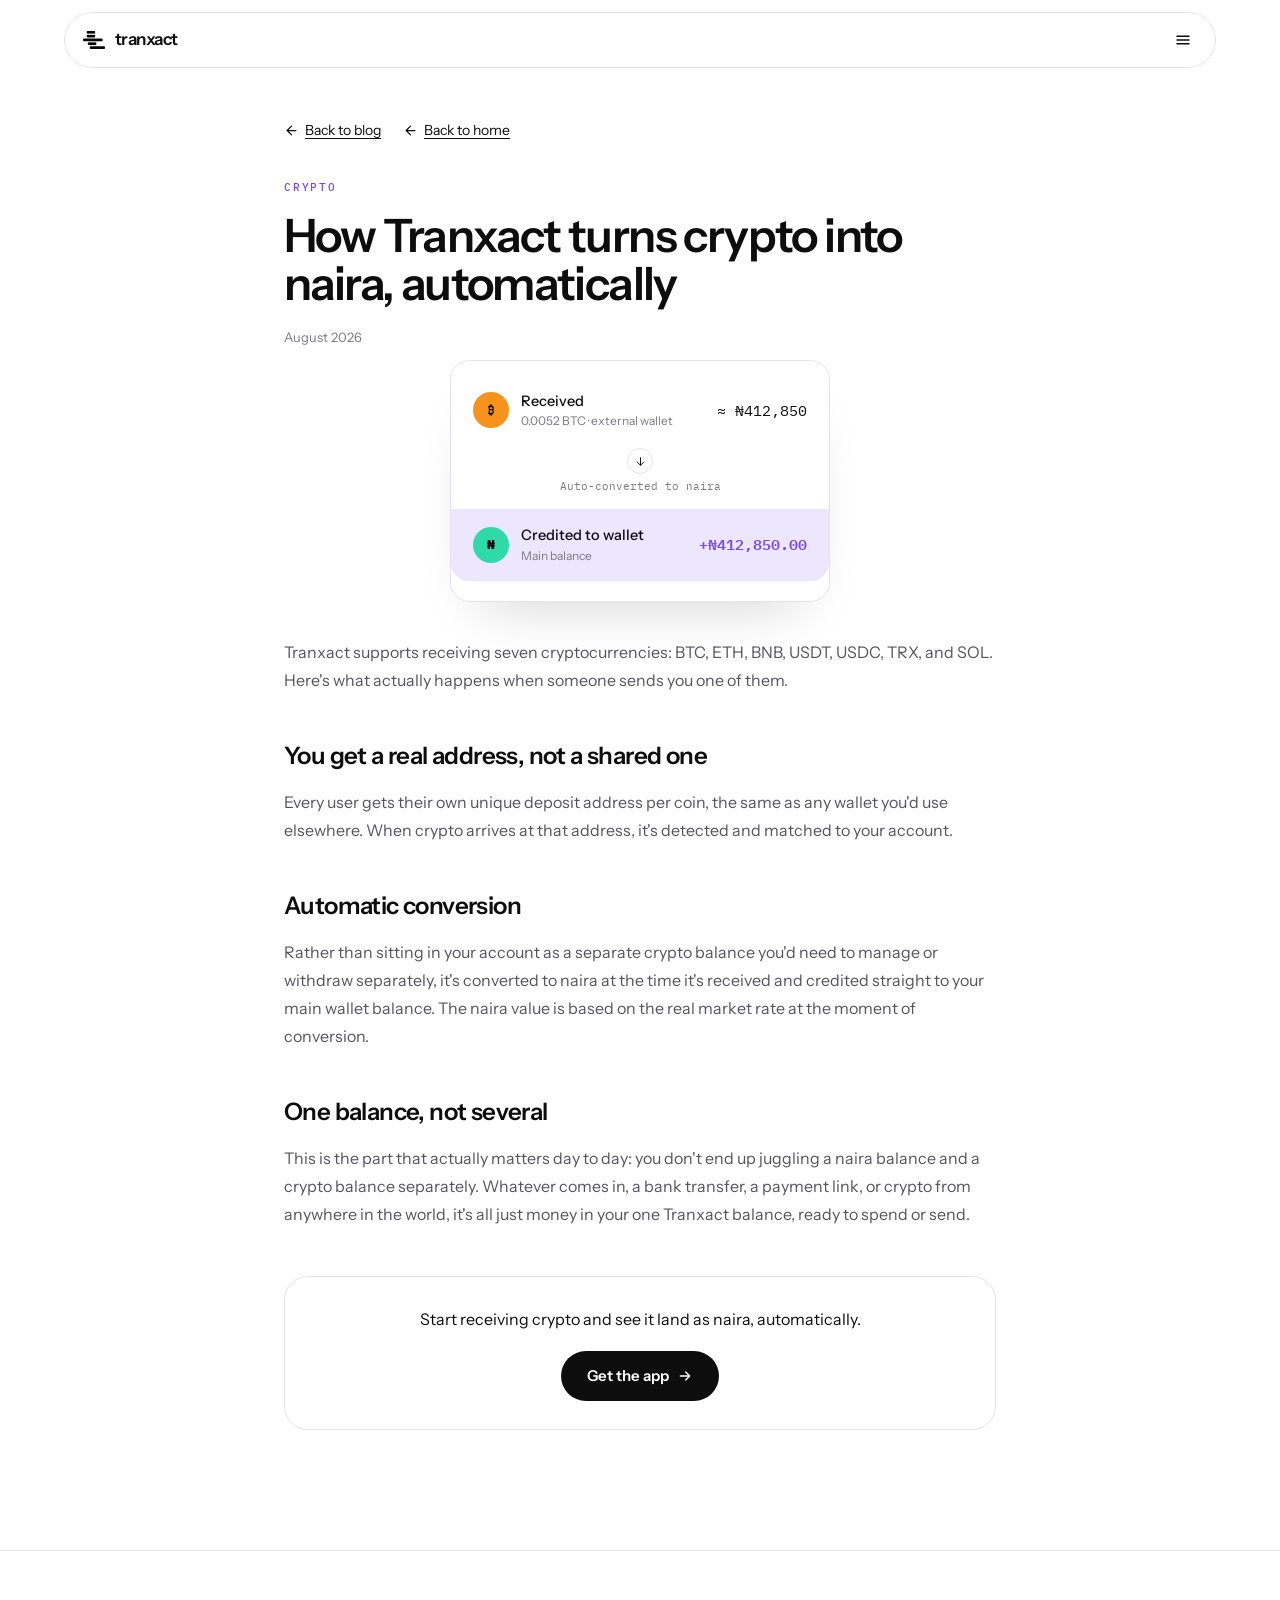
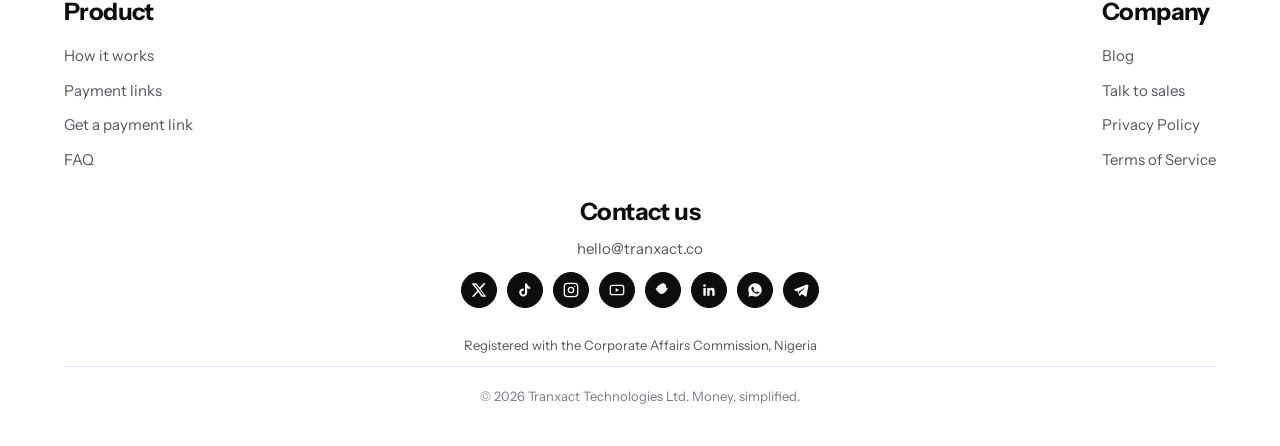
<file: blog/crypto-to-naira.html>
<!DOCTYPE html>
<html lang="en">
<head>
<meta charset="UTF-8">
<meta name="viewport" content="width=device-width, initial-scale=1.0">
<title>How Tranxact turns crypto into naira, automatically: Tranxact Blog</title>
<meta name="description" content="What actually happens between someone sending you crypto and naira landing in your balance.">
<link rel="icon" href="[data-uri]">
<link rel="stylesheet" href="blog.css">
</head>
<body>
<div class="glow glow-1"></div>
<div class="glow glow-2"></div>

<div class="nav-outer">
  <nav class="nav">
    <a href="https://tranxact.co" class="nav-brand">
      <img src="[data-uri]" alt="Tranxact" style="width:22px;height:auto;">
      Tranxact
    </a>
    <button class="hamburger-btn" onclick="toggleNavMenu(true)" aria-label="Open menu">
      <svg viewBox="0 0 24 24" fill="none" stroke-width="2" stroke-linecap="round"><path d="M4 7h16M4 12h16M4 17h16"/></svg>
    </button>
  </nav>
</div>

<div class="nav-menu-overlay" id="navMenuOverlay" onclick="if(event.target===this) toggleNavMenu(false)">
  <div class="nav-menu-panel">
    <button class="nav-menu-close" onclick="toggleNavMenu(false)" aria-label="Close menu">
      <svg viewBox="0 0 24 24" fill="none" stroke-width="2" stroke-linecap="round"><path d="M18 6L6 18M6 6l12 12"/></svg>
    </button>
    <div class="nav-menu-links">
      <a href="https://tranxact.co/#/how-it-works" onclick="toggleNavMenu(false)">How it works</a>
      <a href="https://tranxact.co/#/faq" onclick="toggleNavMenu(false)">FAQ</a>
      <a href="https://tranxact.co/blog/" onclick="toggleNavMenu(false)">Blog</a>
      <a class="menu-action" href="https://tranxact.co/#/payment-link" onclick="toggleNavMenu(false)">Get a payment link <svg viewBox="0 0 24 24" fill="none" stroke="currentColor" stroke-width="2" stroke-linecap="round" stroke-linejoin="round" aria-hidden="true"><path d="M5 12h14M13 6l6 6-6 6"/></svg></a>
    </div>
    <div class="nav-menu-auth">
      <a href="https://app.tranxact.co" class="login">Log In</a>
      <a href="https://app.tranxact.co?signup=1" class="signup">Sign Up</a>
    </div>
    <div class="nav-menu-contact">
      <div class="nav-menu-contact-label">Need help?</div>
      <div class="nav-menu-contact-links">
        <a href="https://wa.me/2347058866702" target="_blank" rel="noopener">
          <svg viewBox="0 0 24 24" fill="none" stroke-width="2" stroke-linecap="round" stroke-linejoin="round"><path d="M21 11.5a8.38 8.38 0 0 1-.9 3.8 8.5 8.5 0 0 1-7.6 4.7 8.38 8.38 0 0 1-3.8-.9L3 21l1.9-5.7a8.38 8.38 0 0 1-.9-3.8 8.5 8.5 0 0 1 4.7-7.6 8.38 8.38 0 0 1 3.8-.9h.5a8.48 8.48 0 0 1 8 8v.5z"/></svg>
          WhatsApp
        </a>
      <a href="https://t.me/tranxactng" target="_blank" rel="noopener noreferrer"><svg viewBox="0 0 24 24" fill="none" stroke="currentColor" stroke-width="1.8" stroke-linecap="round" stroke-linejoin="round" aria-hidden="true"><path d="m22 2-7 20-4-9-9-4Z"/><path d="M22 2 11 13"/></svg> Telegram</a>
        <a href="mailto:hello@tranxact.co">
          <svg viewBox="0 0 24 24" fill="none" stroke-width="2" stroke-linecap="round" stroke-linejoin="round"><rect x="2" y="4" width="20" height="16" rx="2"/><path d="m22 7-10 6L2 7"/></svg>
          hello@tranxact.co
        </a>
      </div>
    </div>
  </div>
</div>

<div class="blog-wrap article-body">
  <div class="back-row"><a href="index.html" class="back-link">
    <svg viewBox="0 0 24 24" fill="none" stroke="currentColor" stroke-width="2" stroke-linecap="round" stroke-linejoin="round"><path d="M19 12H5M12 19l-7-7 7-7"/></svg>
    Back to blog
  </a><a href="/" class="back-link">
    <svg viewBox="0 0 24 24" fill="none" stroke="currentColor" stroke-width="2" stroke-linecap="round" stroke-linejoin="round"><path d="M19 12H5M12 19l-7-7 7-7"/></svg>
    Back to home
  </a></div>
  <span class="blog-eyebrow">Crypto</span>
  <h1 class="blog-title">How Tranxact turns crypto into naira, automatically</h1>
  <div class="article-meta">August 2026</div>
  <div class="post-hero"><div class="convert-card">
        <div class="convert-row">
          <div class="wallet-left">
            <div class="coin-icon" style="background:#F7931A;">₿</div>
            <div>
              <div class="coin-name">Received</div>
              <div class="coin-sub">0.0052 BTC · external wallet</div>
            </div>
          </div>
          <div class="wallet-right"><div class="wallet-amt mono">≈ ₦412,850</div></div>
        </div>
        <div class="convert-divider">
          <span class="convert-arrow"><svg viewBox="0 0 24 24" fill="none" stroke="currentColor" stroke-width="1.8" stroke-linecap="round" stroke-linejoin="round" style="width:13px;height:13px;"><path d="M12 5v14M6 13l6 6 6-6"/></svg></span>
          <span class="convert-label mono">Auto-converted to naira</span>
        </div>
        <div class="convert-row credited">
          <div class="wallet-left">
            <div class="coin-icon" style="background:#2FD9A8;color:#0A0A0B;">₦</div>
            <div>
              <div class="coin-name">Credited to wallet</div>
              <div class="coin-sub">Main balance</div>
            </div>
          </div>
          <div class="wallet-right"><div class="wallet-amt mono credited-amt">+₦412,850.00</div></div>
        </div>
      </div></div>

  <p>Tranxact supports receiving seven cryptocurrencies: BTC, ETH, BNB, USDT, USDC, TRX, and SOL. Here's what actually happens when someone sends you one of them.</p>

  <h2>You get a real address, not a shared one</h2>
  <p>Every user gets their own unique deposit address per coin, the same as any wallet you'd use elsewhere. When crypto arrives at that address, it's detected and matched to your account.</p>

  <h2>Automatic conversion</h2>
  <p>Rather than sitting in your account as a separate crypto balance you'd need to manage or withdraw separately, it's converted to naira at the time it's received and credited straight to your main wallet balance. The naira value is based on the real market rate at the moment of conversion.</p>

  <h2>One balance, not several</h2>
  <p>This is the part that actually matters day to day: you don't end up juggling a naira balance and a crypto balance separately. Whatever comes in, a bank transfer, a payment link, or crypto from anywhere in the world, it's all just money in your one Tranxact balance, ready to spend or send.</p>

  <div class="article-cta">
    <p>Start receiving crypto and see it land as naira, automatically.</p>
    <a href="https://app.tranxact.co" class="btn-primary">Get the app <svg viewBox="0 0 24 24" fill="none" stroke="currentColor" stroke-width="2" stroke-linecap="round" stroke-linejoin="round"><path d="M5 12h14M13 6l6 6-6 6"/></svg></a>
  </div>

</div>

<footer>
  <div class="wrap">
    <div class="footer-inner">
      <nav class="footer-col" aria-label="Product">
        <div class="footer-h">Product</div>
        <a href="https://tranxact.co/#/how-it-works">How it works</a>
        <a href="https://tranxact.co/#/pay">Payment links</a>
        <a href="https://tranxact.co/#/payment-link">Get a payment link</a>
        <a href="https://tranxact.co/#/faq">FAQ</a>
      </nav>
      <nav class="footer-col" aria-label="Company">
        <div class="footer-h">Company</div>
        <a href="https://tranxact.co/blog/">Blog</a>
        <a href="https://tranxact.co/#/sales">Talk to sales</a>
        <a href="/privacy.html">Privacy Policy</a>
        <a href="/terms.html">Terms of Service</a>
      </nav>
    </div>
    <div class="footer-contact-block">
      <div class="footer-h2">Contact us</div>
      <a class="footer-mail" href="mailto:hello@tranxact.co">hello@tranxact.co</a>
      <div class="footer-socials">
        <a href="https://x.com/tranxactng" target="_blank" rel="noopener" aria-label="X"><svg viewBox="0 0 24 24" fill="currentColor" stroke="none"><path d="M18.9 2H22l-7.6 8.7L23 22h-6.9l-5.4-6.9L4.5 22H1.3l8.2-9.3L1 2h7l4.9 6.3L18.9 2zm-1.2 18h1.9L7.4 4H5.4l12.3 16z"/></svg></a>
        <a href="https://tiktok.com/@tranxact" target="_blank" rel="noopener" aria-label="TikTok"><svg viewBox="0 0 24 24" fill="currentColor" stroke="none"><path d="M16.6 5.8c-.9-.9-1.4-2.1-1.4-3.4h-3.2v13.6c0 1.5-1.2 2.7-2.7 2.7s-2.7-1.2-2.7-2.7 1.2-2.7 2.7-2.7c.3 0 .6 0 .8.1V10c-.3 0-.5-.1-.8-.1-3.3 0-6 2.7-6 6s2.7 6 6 6 6-2.7 6-6V9.1c1.3.9 2.8 1.5 4.5 1.5V7.4c-1.2 0-2.3-.5-3.2-1.6z"/></svg></a>
        <a href="https://instagram.com/tranxactng" target="_blank" rel="noopener" aria-label="Instagram"><svg viewBox="0 0 24 24" fill="none" stroke="currentColor" stroke-width="2" stroke-linecap="round" stroke-linejoin="round"><rect x="2" y="2" width="20" height="20" rx="5"/><circle cx="12" cy="12" r="4"/><circle cx="17.5" cy="6.5" r="1" fill="currentColor" stroke="none"/></svg></a>
        <a href="https://youtube.com/@tranxact" target="_blank" rel="noopener" aria-label="YouTube"><svg viewBox="0 0 24 24" fill="none" stroke="currentColor" stroke-width="2" stroke-linecap="round" stroke-linejoin="round"><rect x="2" y="5" width="20" height="14" rx="3"/><polygon points="10 9 15 12 10 15 10 9" fill="currentColor" stroke="none"/></svg></a>
        <a href="https://snapchat.com/add/tranxact" target="_blank" rel="noopener" aria-label="Snapchat"><svg viewBox="0 0 24 24" fill="currentColor" stroke="none"><path d="M12 2c3 0 4.6 2.2 4.7 4.8.1 1.2.1 1.6.2 1.8.2.3 1 .5 1.6.7.4.1.6.6.4 1-.1.3-.6.9-1.4 1.3.1.4.1.9-.1 1.4-.3.6-1 1-1.7 1.1-.2 1-1 1.7-2 2.1-.3 1-1.6 1.7-3.7 1.7s-3.4-.7-3.7-1.7c-1-.4-1.8-1.1-2-2.1-.7-.1-1.4-.5-1.7-1.1-.2-.5-.2-1-.1-1.4-.8-.4-1.3-1-1.4-1.3-.2-.4 0-.9.4-1 .6-.2 1.4-.4 1.6-.7.1-.2.1-.6.2-1.8C7.4 4.2 9 2 12 2z"/></svg></a>
        <a href="https://www.linkedin.com/company/tranxact-technologies-ltd/" target="_blank" rel="noopener" aria-label="LinkedIn"><svg viewBox="0 0 24 24" fill="currentColor" stroke="none"><path d="M20.45 20.45h-3.56v-5.57c0-1.33-.03-3.04-1.85-3.04-1.86 0-2.14 1.45-2.14 2.94v5.67H9.35V9h3.41v1.56h.05c.48-.9 1.64-1.85 3.37-1.85 3.6 0 4.27 2.37 4.27 5.45v6.29zM5.34 7.43a2.06 2.06 0 1 1 0-4.12 2.06 2.06 0 0 1 0 4.12zM7.12 20.45H3.56V9h3.56v11.45z"/></svg></a><a href="https://wa.me/2347058866702" target="_blank" rel="noopener" aria-label="WhatsApp"><svg viewBox="0 0 24 24" fill="currentColor" stroke="none"><path d="M12 2C6.5 2 2 6.5 2 12c0 1.8.5 3.5 1.3 5L2 22l5.2-1.3c1.4.8 3.1 1.2 4.8 1.2 5.5 0 10-4.5 10-10S17.5 2 12 2zm5.7 14.2c-.2.7-1.4 1.3-2 1.4-.5.1-1.1.1-1.8-.1-.4-.1-.9-.3-1.6-.6-2.8-1.2-4.6-4-4.7-4.2-.1-.2-1.1-1.5-1.1-2.8s.7-2 1-2.3c.3-.3.6-.3.8-.3h.6c.2 0 .4 0 .6.5.2.5.7 1.8.8 1.9.1.1.1.3 0 .5-.1.2-.2.3-.3.5-.2.2-.3.3-.5.5-.2.2-.3.4-.1.7.2.3.8 1.3 1.7 2.1 1.2 1.1 2.2 1.4 2.5 1.6.3.2.5.1.7-.1.2-.2.8-.9 1-1.2.2-.3.4-.2.7-.1.3.1 1.7.8 2 1 .3.1.5.2.6.3.1.2.1.9-.1 1.6z"/></svg></a>
        <a href="https://t.me/Tranxacters" target="_blank" rel="noopener" aria-label="Telegram"><svg viewBox="0 0 24 24" fill="currentColor" stroke="none"><path d="M21.5 3.5 2.7 10.9c-1.1.4-1.1 1.6 0 2l4.7 1.5 1.8 5.7c.2.7 1.1.9 1.6.4l2.6-2.5 4.9 3.6c.7.5 1.8.1 1.9-.7l3-15.1c.2-.9-.7-1.6-1.7-1.3zM8.5 14.2l9-5.7c.4-.3.8.2.4.5l-7.3 6.6-.3 3.1-1.6-4.5z"/></svg></a>
      </div>
    </div>
    <div class="footer-legal">
      <span>Registered with the Corporate Affairs Commission, Nigeria</span>
    </div>
    <div class="footer-copy">© 2026 Tranxact Technologies Ltd. Money, simplified.</div>
  </div>
</footer>

<script>
  function toggleNavMenu(open) {
    var overlay = document.getElementById('navMenuOverlay');
    if (!overlay) return;
    if (open) { overlay.classList.add('open'); document.body.style.overflow = 'hidden'; }
    else { overlay.classList.remove('open'); document.body.style.overflow = ''; }
  }
  document.addEventListener('keydown', function (e) { if (e.key === 'Escape') toggleNavMenu(false); });
</script>
<script>
  (function () {
    var targets = document.querySelectorAll('.reveal, .reveal-stagger');
    if (!('IntersectionObserver' in window) || targets.length === 0) {
      targets.forEach(function (el) { el.classList.add('in-view'); });
      return;
    }
    var io = new IntersectionObserver(function (entries) {
      entries.forEach(function (entry) {
        if (entry.isIntersecting) {
          entry.target.classList.add('in-view');
          io.unobserve(entry.target);
        }
      });
    }, { threshold: 0.15, rootMargin: '0px 0px -60px 0px' });
    targets.forEach(function (el) { io.observe(el); });
  })();
</script>
</body>
</html>
</file>
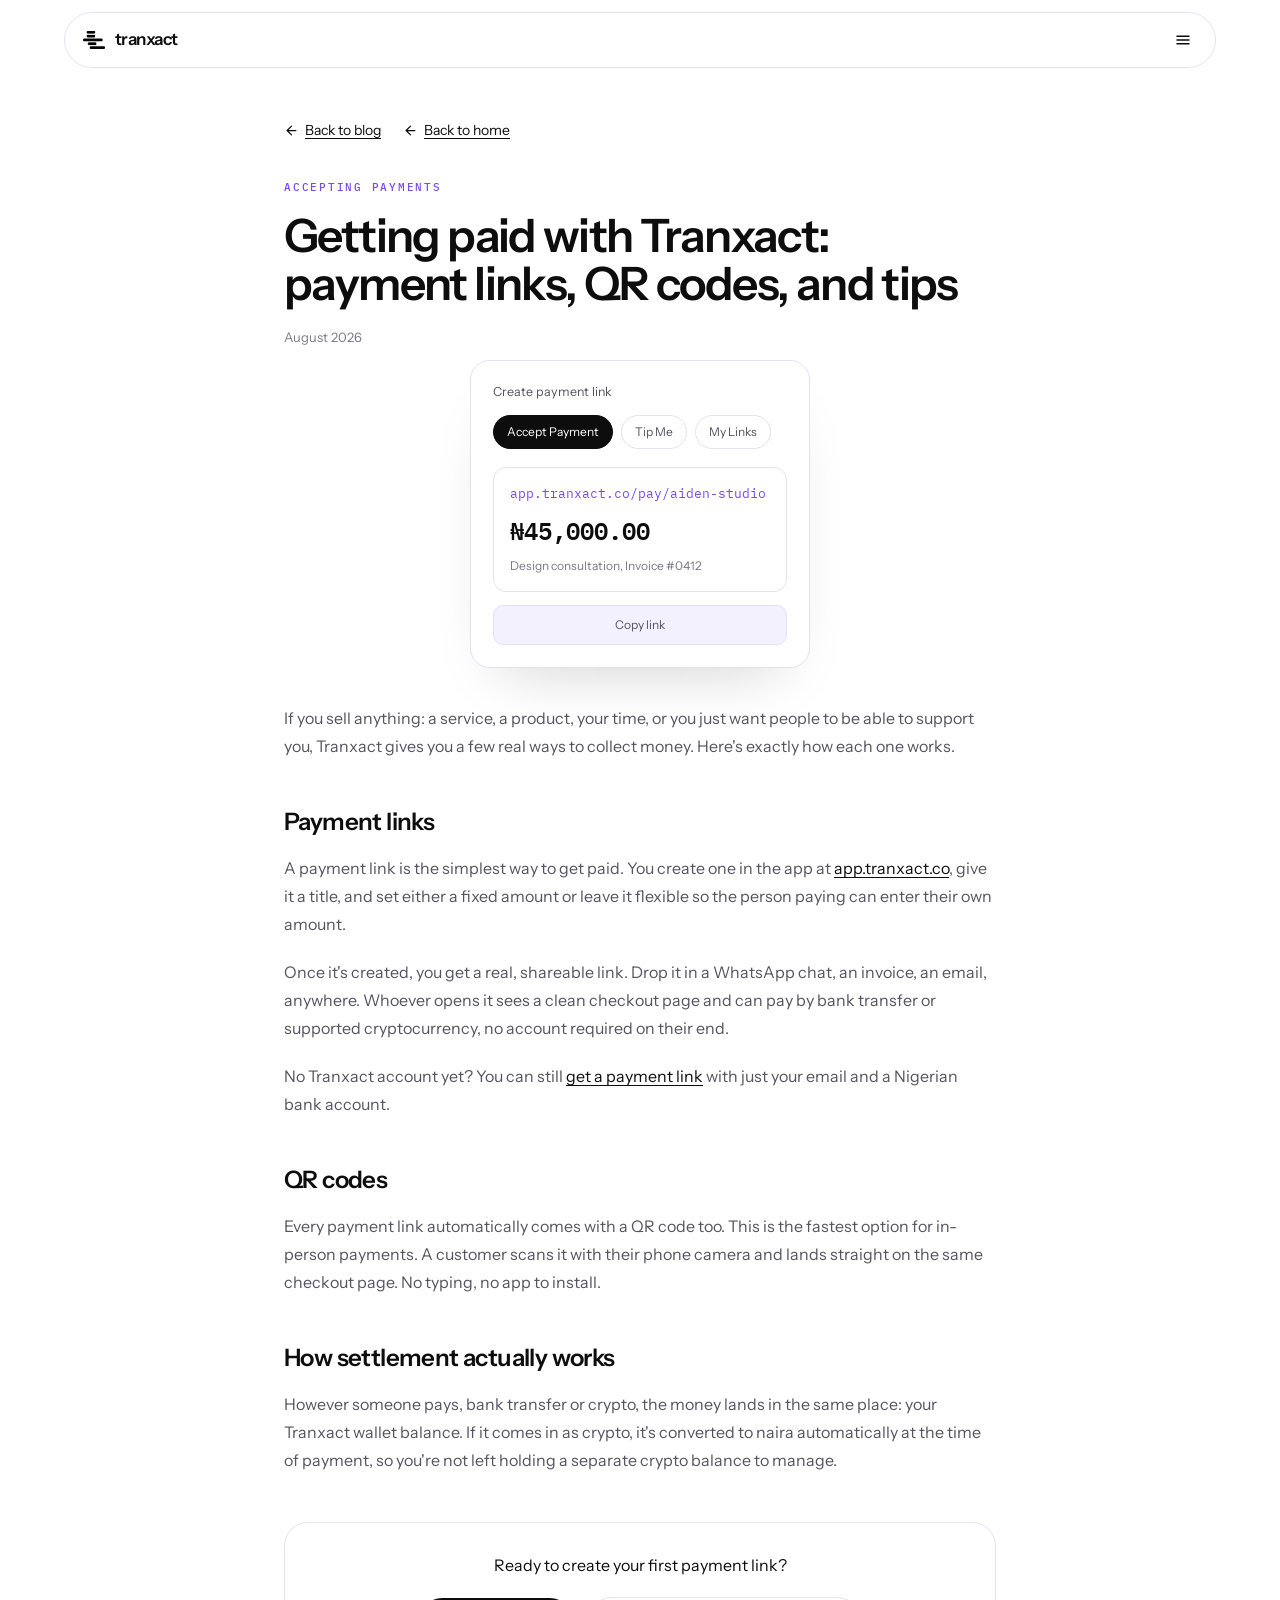
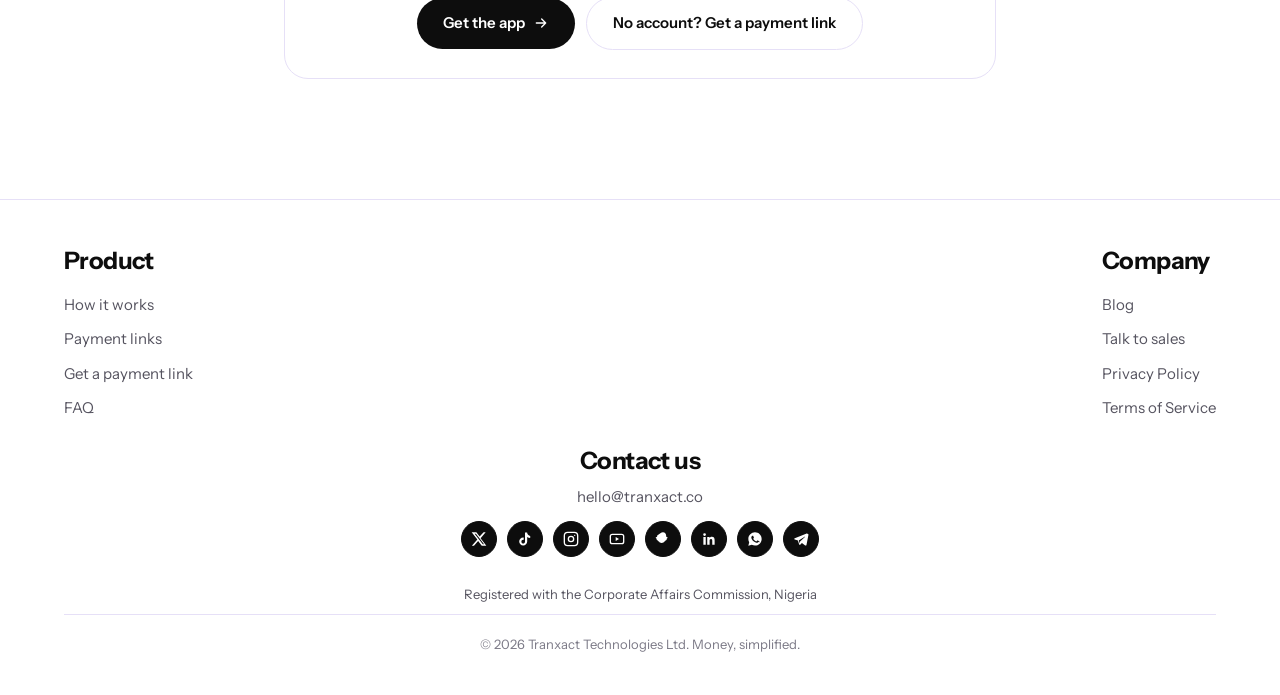
<file: blog/getting-paid-with-tranxact.html>
<!DOCTYPE html>
<html lang="en">
<head>
<meta charset="UTF-8">
<meta name="viewport" content="width=device-width, initial-scale=1.0">
<title>Getting paid with Tranxact: payment links, QR codes, and tips: Tranxact Blog</title>
<meta name="description" content="Every way to collect money on Tranxact, explained properly.">
<link rel="icon" href="[data-uri]">
<link rel="stylesheet" href="blog.css">
</head>
<body>
<div class="glow glow-1"></div>
<div class="glow glow-2"></div>

<div class="nav-outer">
  <nav class="nav">
    <a href="https://tranxact.co" class="nav-brand">
      <img src="[data-uri]" alt="Tranxact" style="width:22px;height:auto;">
      Tranxact
    </a>
    <button class="hamburger-btn" onclick="toggleNavMenu(true)" aria-label="Open menu">
      <svg viewBox="0 0 24 24" fill="none" stroke-width="2" stroke-linecap="round"><path d="M4 7h16M4 12h16M4 17h16"/></svg>
    </button>
  </nav>
</div>

<div class="nav-menu-overlay" id="navMenuOverlay" onclick="if(event.target===this) toggleNavMenu(false)">
  <div class="nav-menu-panel">
    <button class="nav-menu-close" onclick="toggleNavMenu(false)" aria-label="Close menu">
      <svg viewBox="0 0 24 24" fill="none" stroke-width="2" stroke-linecap="round"><path d="M18 6L6 18M6 6l12 12"/></svg>
    </button>
    <div class="nav-menu-links">
      <a href="https://tranxact.co/#/how-it-works" onclick="toggleNavMenu(false)">How it works</a>
      <a href="https://tranxact.co/#/faq" onclick="toggleNavMenu(false)">FAQ</a>
      <a href="https://tranxact.co/blog/" onclick="toggleNavMenu(false)">Blog</a>
      <a class="menu-action" href="https://tranxact.co/#/payment-link" onclick="toggleNavMenu(false)">Get a payment link <svg viewBox="0 0 24 24" fill="none" stroke="currentColor" stroke-width="2" stroke-linecap="round" stroke-linejoin="round" aria-hidden="true"><path d="M5 12h14M13 6l6 6-6 6"/></svg></a>
    </div>
    <div class="nav-menu-auth">
      <a href="https://app.tranxact.co" class="login">Log In</a>
      <a href="https://app.tranxact.co?signup=1" class="signup">Sign Up</a>
    </div>
    <div class="nav-menu-contact">
      <div class="nav-menu-contact-label">Need help?</div>
      <div class="nav-menu-contact-links">
        <a href="https://wa.me/2347058866702" target="_blank" rel="noopener">
          <svg viewBox="0 0 24 24" fill="none" stroke-width="2" stroke-linecap="round" stroke-linejoin="round"><path d="M21 11.5a8.38 8.38 0 0 1-.9 3.8 8.5 8.5 0 0 1-7.6 4.7 8.38 8.38 0 0 1-3.8-.9L3 21l1.9-5.7a8.38 8.38 0 0 1-.9-3.8 8.5 8.5 0 0 1 4.7-7.6 8.38 8.38 0 0 1 3.8-.9h.5a8.48 8.48 0 0 1 8 8v.5z"/></svg>
          WhatsApp
        </a>
      <a href="https://t.me/tranxactng" target="_blank" rel="noopener noreferrer"><svg viewBox="0 0 24 24" fill="none" stroke="currentColor" stroke-width="1.8" stroke-linecap="round" stroke-linejoin="round" aria-hidden="true"><path d="m22 2-7 20-4-9-9-4Z"/><path d="M22 2 11 13"/></svg> Telegram</a>
        <a href="mailto:hello@tranxact.co">
          <svg viewBox="0 0 24 24" fill="none" stroke-width="2" stroke-linecap="round" stroke-linejoin="round"><rect x="2" y="4" width="20" height="16" rx="2"/><path d="m22 7-10 6L2 7"/></svg>
          hello@tranxact.co
        </a>
      </div>
    </div>
  </div>
</div>

<div class="blog-wrap article-body">
  <div class="back-row"><a href="index.html" class="back-link">
    <svg viewBox="0 0 24 24" fill="none" stroke="currentColor" stroke-width="2" stroke-linecap="round" stroke-linejoin="round"><path d="M19 12H5M12 19l-7-7 7-7"/></svg>
    Back to blog
  </a><a href="/" class="back-link">
    <svg viewBox="0 0 24 24" fill="none" stroke="currentColor" stroke-width="2" stroke-linecap="round" stroke-linejoin="round"><path d="M19 12H5M12 19l-7-7 7-7"/></svg>
    Back to home
  </a></div>
  <span class="blog-eyebrow">Accepting Payments</span>
  <h1 class="blog-title">Getting paid with Tranxact: payment links, QR codes, and tips</h1>
  <div class="article-meta">August 2026</div>
  <div class="post-hero"><div class="pay-modal">
        <div class="pay-modal-head">Create payment link</div>
        <div class="pay-tabs">
          <div class="pay-tab active">Accept Payment</div>
          <div class="pay-tab">Tip Me</div>
          <div class="pay-tab">My Links</div>
        </div>
        <div class="pay-link-preview">
          <div class="url mono">app.tranxact.co/pay/aiden-studio</div>
          <div class="amt mono">₦45,000.00</div>
          <div class="desc">Design consultation, Invoice #0412</div>
        </div>
        <div class="pay-copy-btn">Copy link</div>
      </div></div>

  <p>If you sell anything: a service, a product, your time, or you just want people to be able to support you, Tranxact gives you a few real ways to collect money. Here's exactly how each one works.</p>

  <h2>Payment links</h2>
  <p>A payment link is the simplest way to get paid. You create one in the app at <a href="https://app.tranxact.co">app.tranxact.co</a>, give it a title, and set either a fixed amount or leave it flexible so the person paying can enter their own amount.</p>
  <p>Once it's created, you get a real, shareable link. Drop it in a WhatsApp chat, an invoice, an email, anywhere. Whoever opens it sees a clean checkout page and can pay by bank transfer or supported cryptocurrency, no account required on their end.</p>
  <p>No Tranxact account yet? You can still <a href="https://tranxact.co/#/payment-link">get a payment link</a> with just your email and a Nigerian bank account.</p>

  <h2>QR codes</h2>
  <p>Every payment link automatically comes with a QR code too. This is the fastest option for in-person payments. A customer scans it with their phone camera and lands straight on the same checkout page. No typing, no app to install.</p>

  <h2>How settlement actually works</h2>
  <p>However someone pays, bank transfer or crypto, the money lands in the same place: your Tranxact wallet balance. If it comes in as crypto, it's converted to naira automatically at the time of payment, so you're not left holding a separate crypto balance to manage.</p>

  <div class="article-cta">
    <p>Ready to create your first payment link?</p>
    <a href="https://app.tranxact.co" class="btn-primary">Get the app <svg viewBox="0 0 24 24" fill="none" stroke="currentColor" stroke-width="2" stroke-linecap="round" stroke-linejoin="round"><path d="M5 12h14M13 6l6 6-6 6"/></svg></a>
    <a href="https://tranxact.co/#/payment-link" class="btn-secondary" style="margin-left:8px">No account? Get a payment link</a>
  </div>

</div>

<footer>
  <div class="wrap">
    <div class="footer-inner">
      <nav class="footer-col" aria-label="Product">
        <div class="footer-h">Product</div>
        <a href="https://tranxact.co/#/how-it-works">How it works</a>
        <a href="https://tranxact.co/#/pay">Payment links</a>
        <a href="https://tranxact.co/#/payment-link">Get a payment link</a>
        <a href="https://tranxact.co/#/faq">FAQ</a>
      </nav>
      <nav class="footer-col" aria-label="Company">
        <div class="footer-h">Company</div>
        <a href="https://tranxact.co/blog/">Blog</a>
        <a href="https://tranxact.co/#/sales">Talk to sales</a>
        <a href="/privacy.html">Privacy Policy</a>
        <a href="/terms.html">Terms of Service</a>
      </nav>
    </div>
    <div class="footer-contact-block">
      <div class="footer-h2">Contact us</div>
      <a class="footer-mail" href="mailto:hello@tranxact.co">hello@tranxact.co</a>
      <div class="footer-socials">
        <a href="https://x.com/tranxactng" target="_blank" rel="noopener" aria-label="X"><svg viewBox="0 0 24 24" fill="currentColor" stroke="none"><path d="M18.9 2H22l-7.6 8.7L23 22h-6.9l-5.4-6.9L4.5 22H1.3l8.2-9.3L1 2h7l4.9 6.3L18.9 2zm-1.2 18h1.9L7.4 4H5.4l12.3 16z"/></svg></a>
        <a href="https://tiktok.com/@tranxact" target="_blank" rel="noopener" aria-label="TikTok"><svg viewBox="0 0 24 24" fill="currentColor" stroke="none"><path d="M16.6 5.8c-.9-.9-1.4-2.1-1.4-3.4h-3.2v13.6c0 1.5-1.2 2.7-2.7 2.7s-2.7-1.2-2.7-2.7 1.2-2.7 2.7-2.7c.3 0 .6 0 .8.1V10c-.3 0-.5-.1-.8-.1-3.3 0-6 2.7-6 6s2.7 6 6 6 6-2.7 6-6V9.1c1.3.9 2.8 1.5 4.5 1.5V7.4c-1.2 0-2.3-.5-3.2-1.6z"/></svg></a>
        <a href="https://instagram.com/tranxactng" target="_blank" rel="noopener" aria-label="Instagram"><svg viewBox="0 0 24 24" fill="none" stroke="currentColor" stroke-width="2" stroke-linecap="round" stroke-linejoin="round"><rect x="2" y="2" width="20" height="20" rx="5"/><circle cx="12" cy="12" r="4"/><circle cx="17.5" cy="6.5" r="1" fill="currentColor" stroke="none"/></svg></a>
        <a href="https://youtube.com/@tranxact" target="_blank" rel="noopener" aria-label="YouTube"><svg viewBox="0 0 24 24" fill="none" stroke="currentColor" stroke-width="2" stroke-linecap="round" stroke-linejoin="round"><rect x="2" y="5" width="20" height="14" rx="3"/><polygon points="10 9 15 12 10 15 10 9" fill="currentColor" stroke="none"/></svg></a>
        <a href="https://snapchat.com/add/tranxact" target="_blank" rel="noopener" aria-label="Snapchat"><svg viewBox="0 0 24 24" fill="currentColor" stroke="none"><path d="M12 2c3 0 4.6 2.2 4.7 4.8.1 1.2.1 1.6.2 1.8.2.3 1 .5 1.6.7.4.1.6.6.4 1-.1.3-.6.9-1.4 1.3.1.4.1.9-.1 1.4-.3.6-1 1-1.7 1.1-.2 1-1 1.7-2 2.1-.3 1-1.6 1.7-3.7 1.7s-3.4-.7-3.7-1.7c-1-.4-1.8-1.1-2-2.1-.7-.1-1.4-.5-1.7-1.1-.2-.5-.2-1-.1-1.4-.8-.4-1.3-1-1.4-1.3-.2-.4 0-.9.4-1 .6-.2 1.4-.4 1.6-.7.1-.2.1-.6.2-1.8C7.4 4.2 9 2 12 2z"/></svg></a>
        <a href="https://www.linkedin.com/company/tranxact-technologies-ltd/" target="_blank" rel="noopener" aria-label="LinkedIn"><svg viewBox="0 0 24 24" fill="currentColor" stroke="none"><path d="M20.45 20.45h-3.56v-5.57c0-1.33-.03-3.04-1.85-3.04-1.86 0-2.14 1.45-2.14 2.94v5.67H9.35V9h3.41v1.56h.05c.48-.9 1.64-1.85 3.37-1.85 3.6 0 4.27 2.37 4.27 5.45v6.29zM5.34 7.43a2.06 2.06 0 1 1 0-4.12 2.06 2.06 0 0 1 0 4.12zM7.12 20.45H3.56V9h3.56v11.45z"/></svg></a><a href="https://wa.me/2347058866702" target="_blank" rel="noopener" aria-label="WhatsApp"><svg viewBox="0 0 24 24" fill="currentColor" stroke="none"><path d="M12 2C6.5 2 2 6.5 2 12c0 1.8.5 3.5 1.3 5L2 22l5.2-1.3c1.4.8 3.1 1.2 4.8 1.2 5.5 0 10-4.5 10-10S17.5 2 12 2zm5.7 14.2c-.2.7-1.4 1.3-2 1.4-.5.1-1.1.1-1.8-.1-.4-.1-.9-.3-1.6-.6-2.8-1.2-4.6-4-4.7-4.2-.1-.2-1.1-1.5-1.1-2.8s.7-2 1-2.3c.3-.3.6-.3.8-.3h.6c.2 0 .4 0 .6.5.2.5.7 1.8.8 1.9.1.1.1.3 0 .5-.1.2-.2.3-.3.5-.2.2-.3.3-.5.5-.2.2-.3.4-.1.7.2.3.8 1.3 1.7 2.1 1.2 1.1 2.2 1.4 2.5 1.6.3.2.5.1.7-.1.2-.2.8-.9 1-1.2.2-.3.4-.2.7-.1.3.1 1.7.8 2 1 .3.1.5.2.6.3.1.2.1.9-.1 1.6z"/></svg></a>
        <a href="https://t.me/Tranxacters" target="_blank" rel="noopener" aria-label="Telegram"><svg viewBox="0 0 24 24" fill="currentColor" stroke="none"><path d="M21.5 3.5 2.7 10.9c-1.1.4-1.1 1.6 0 2l4.7 1.5 1.8 5.7c.2.7 1.1.9 1.6.4l2.6-2.5 4.9 3.6c.7.5 1.8.1 1.9-.7l3-15.1c.2-.9-.7-1.6-1.7-1.3zM8.5 14.2l9-5.7c.4-.3.8.2.4.5l-7.3 6.6-.3 3.1-1.6-4.5z"/></svg></a>
      </div>
    </div>
    <div class="footer-legal">
      <span>Registered with the Corporate Affairs Commission, Nigeria</span>
    </div>
    <div class="footer-copy">© 2026 Tranxact Technologies Ltd. Money, simplified.</div>
  </div>
</footer>

<script>
  function toggleNavMenu(open) {
    var overlay = document.getElementById('navMenuOverlay');
    if (!overlay) return;
    if (open) { overlay.classList.add('open'); document.body.style.overflow = 'hidden'; }
    else { overlay.classList.remove('open'); document.body.style.overflow = ''; }
  }
  document.addEventListener('keydown', function (e) { if (e.key === 'Escape') toggleNavMenu(false); });
</script>
<script>
  (function () {
    var targets = document.querySelectorAll('.reveal, .reveal-stagger');
    if (!('IntersectionObserver' in window) || targets.length === 0) {
      targets.forEach(function (el) { el.classList.add('in-view'); });
      return;
    }
    var io = new IntersectionObserver(function (entries) {
      entries.forEach(function (entry) {
        if (entry.isIntersecting) {
          entry.target.classList.add('in-view');
          io.unobserve(entry.target);
        }
      });
    }, { threshold: 0.15, rootMargin: '0px 0px -60px 0px' });
    targets.forEach(function (el) { io.observe(el); });
  })();
</script>
</body>
</html>
</file>
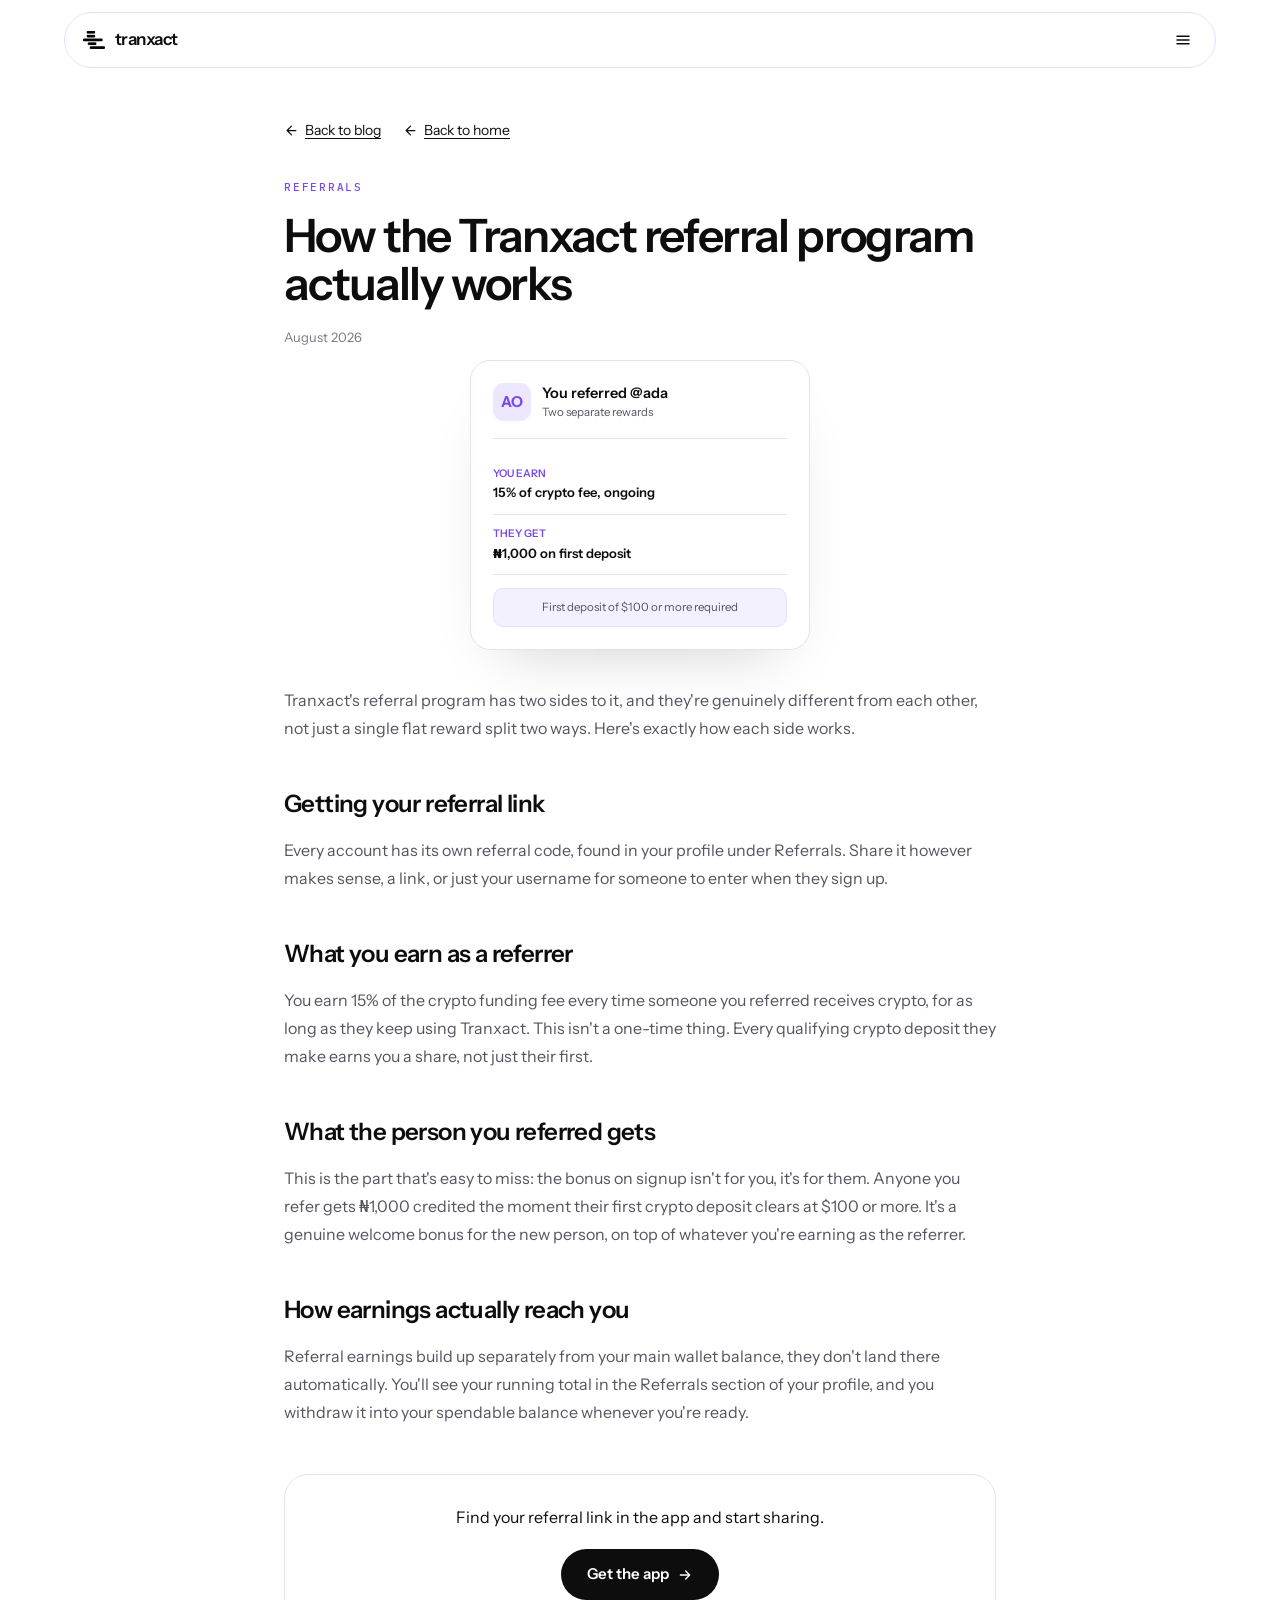
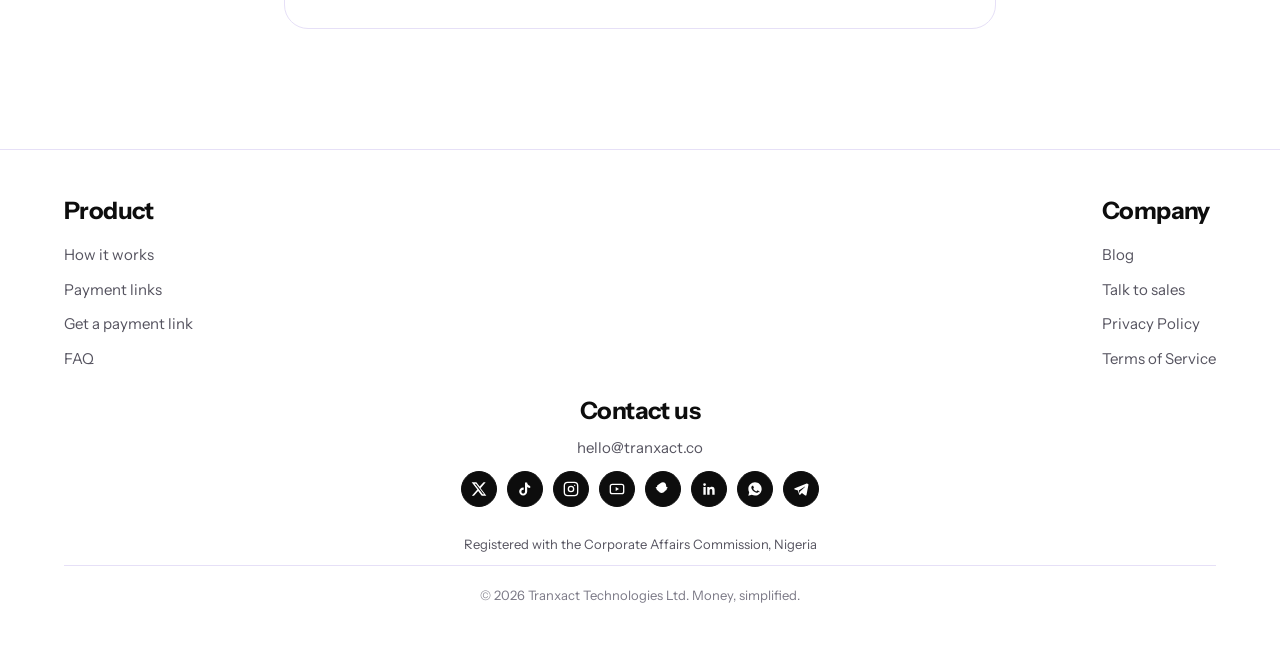
<file: blog/referral-program.html>
<!DOCTYPE html>
<html lang="en">
<head>
<meta charset="UTF-8">
<meta name="viewport" content="width=device-width, initial-scale=1.0">
<title>How the Tranxact referral program actually works: Tranxact Blog</title>
<meta name="description" content="Two real, separate rewards: what you earn as a referrer, and what your friend gets.">
<link rel="icon" href="[data-uri]">
<link rel="stylesheet" href="blog.css">
</head>
<body>
<div class="glow glow-1"></div>
<div class="glow glow-2"></div>

<div class="nav-outer">
  <nav class="nav">
    <a href="https://tranxact.co" class="nav-brand">
      <img src="[data-uri]" alt="Tranxact" style="width:22px;height:auto;">
      Tranxact
    </a>
    <button class="hamburger-btn" onclick="toggleNavMenu(true)" aria-label="Open menu">
      <svg viewBox="0 0 24 24" fill="none" stroke-width="2" stroke-linecap="round"><path d="M4 7h16M4 12h16M4 17h16"/></svg>
    </button>
  </nav>
</div>

<div class="nav-menu-overlay" id="navMenuOverlay" onclick="if(event.target===this) toggleNavMenu(false)">
  <div class="nav-menu-panel">
    <button class="nav-menu-close" onclick="toggleNavMenu(false)" aria-label="Close menu">
      <svg viewBox="0 0 24 24" fill="none" stroke-width="2" stroke-linecap="round"><path d="M18 6L6 18M6 6l12 12"/></svg>
    </button>
    <div class="nav-menu-links">
      <a href="https://tranxact.co/#/how-it-works" onclick="toggleNavMenu(false)">How it works</a>
      <a href="https://tranxact.co/#/faq" onclick="toggleNavMenu(false)">FAQ</a>
      <a href="https://tranxact.co/blog/" onclick="toggleNavMenu(false)">Blog</a>
      <a class="menu-action" href="https://tranxact.co/#/payment-link" onclick="toggleNavMenu(false)">Get a payment link <svg viewBox="0 0 24 24" fill="none" stroke="currentColor" stroke-width="2" stroke-linecap="round" stroke-linejoin="round" aria-hidden="true"><path d="M5 12h14M13 6l6 6-6 6"/></svg></a>
    </div>
    <div class="nav-menu-auth">
      <a href="https://app.tranxact.co" class="login">Log In</a>
      <a href="https://app.tranxact.co?signup=1" class="signup">Sign Up</a>
    </div>
    <div class="nav-menu-contact">
      <div class="nav-menu-contact-label">Need help?</div>
      <div class="nav-menu-contact-links">
        <a href="https://wa.me/2347058866702" target="_blank" rel="noopener">
          <svg viewBox="0 0 24 24" fill="none" stroke-width="2" stroke-linecap="round" stroke-linejoin="round"><path d="M21 11.5a8.38 8.38 0 0 1-.9 3.8 8.5 8.5 0 0 1-7.6 4.7 8.38 8.38 0 0 1-3.8-.9L3 21l1.9-5.7a8.38 8.38 0 0 1-.9-3.8 8.5 8.5 0 0 1 4.7-7.6 8.38 8.38 0 0 1 3.8-.9h.5a8.48 8.48 0 0 1 8 8v.5z"/></svg>
          WhatsApp
        </a>
      <a href="https://t.me/tranxactng" target="_blank" rel="noopener noreferrer"><svg viewBox="0 0 24 24" fill="none" stroke="currentColor" stroke-width="1.8" stroke-linecap="round" stroke-linejoin="round" aria-hidden="true"><path d="m22 2-7 20-4-9-9-4Z"/><path d="M22 2 11 13"/></svg> Telegram</a>
        <a href="mailto:hello@tranxact.co">
          <svg viewBox="0 0 24 24" fill="none" stroke-width="2" stroke-linecap="round" stroke-linejoin="round"><rect x="2" y="4" width="20" height="16" rx="2"/><path d="m22 7-10 6L2 7"/></svg>
          hello@tranxact.co
        </a>
      </div>
    </div>
  </div>
</div>

<div class="blog-wrap article-body">
  <div class="back-row"><a href="index.html" class="back-link">
    <svg viewBox="0 0 24 24" fill="none" stroke="currentColor" stroke-width="2" stroke-linecap="round" stroke-linejoin="round"><path d="M19 12H5M12 19l-7-7 7-7"/></svg>
    Back to blog
  </a><a href="/" class="back-link">
    <svg viewBox="0 0 24 24" fill="none" stroke="currentColor" stroke-width="2" stroke-linecap="round" stroke-linejoin="round"><path d="M19 12H5M12 19l-7-7 7-7"/></svg>
    Back to home
  </a></div>
  <span class="blog-eyebrow">Referrals</span>
  <h1 class="blog-title">How the Tranxact referral program actually works</h1>
  <div class="article-meta">August 2026</div>
  <div class="post-hero"><div class="pay-modal">
        <div class="store-head">
          <div class="store-avatar">AO</div>
          <div>
            <div class="store-name">You referred @ada</div>
            <div class="store-url">Two separate rewards</div>
          </div>
        </div>
        <div class="store-item">
          <div><div class="store-item-type">YOU EARN</div><div class="store-item-name">15% of crypto fee, ongoing</div></div>
        </div>
        <div class="store-item">
          <div><div class="store-item-type">THEY GET</div><div class="store-item-name">₦1,000 on first deposit</div></div>
        </div>
        <div class="store-pay-methods">First deposit of $100 or more required</div>
      </div></div>

  <p>Tranxact's referral program has two sides to it, and they're genuinely different from each other, not just a single flat reward split two ways. Here's exactly how each side works.</p>

  <h2>Getting your referral link</h2>
  <p>Every account has its own referral code, found in your profile under Referrals. Share it however makes sense, a link, or just your username for someone to enter when they sign up.</p>

  <h2>What you earn as a referrer</h2>
  <p>You earn 15% of the crypto funding fee every time someone you referred receives crypto, for as long as they keep using Tranxact. This isn't a one-time thing. Every qualifying crypto deposit they make earns you a share, not just their first.</p>

  <h2>What the person you referred gets</h2>
  <p>This is the part that's easy to miss: the bonus on signup isn't for you, it's for them. Anyone you refer gets ₦1,000 credited the moment their first crypto deposit clears at $100 or more. It's a genuine welcome bonus for the new person, on top of whatever you're earning as the referrer.</p>

  <h2>How earnings actually reach you</h2>
  <p>Referral earnings build up separately from your main wallet balance, they don't land there automatically. You'll see your running total in the Referrals section of your profile, and you withdraw it into your spendable balance whenever you're ready.</p>

  <div class="article-cta">
    <p>Find your referral link in the app and start sharing.</p>
    <a href="https://app.tranxact.co" class="btn-primary">Get the app <svg viewBox="0 0 24 24" fill="none" stroke="currentColor" stroke-width="2" stroke-linecap="round" stroke-linejoin="round"><path d="M5 12h14M13 6l6 6-6 6"/></svg></a>
  </div>

</div>

<footer>
  <div class="wrap">
    <div class="footer-inner">
      <nav class="footer-col" aria-label="Product">
        <div class="footer-h">Product</div>
        <a href="https://tranxact.co/#/how-it-works">How it works</a>
        <a href="https://tranxact.co/#/pay">Payment links</a>
        <a href="https://tranxact.co/#/payment-link">Get a payment link</a>
        <a href="https://tranxact.co/#/faq">FAQ</a>
      </nav>
      <nav class="footer-col" aria-label="Company">
        <div class="footer-h">Company</div>
        <a href="https://tranxact.co/blog/">Blog</a>
        <a href="https://tranxact.co/#/sales">Talk to sales</a>
        <a href="/privacy.html">Privacy Policy</a>
        <a href="/terms.html">Terms of Service</a>
      </nav>
    </div>
    <div class="footer-contact-block">
      <div class="footer-h2">Contact us</div>
      <a class="footer-mail" href="mailto:hello@tranxact.co">hello@tranxact.co</a>
      <div class="footer-socials">
        <a href="https://x.com/tranxactng" target="_blank" rel="noopener" aria-label="X"><svg viewBox="0 0 24 24" fill="currentColor" stroke="none"><path d="M18.9 2H22l-7.6 8.7L23 22h-6.9l-5.4-6.9L4.5 22H1.3l8.2-9.3L1 2h7l4.9 6.3L18.9 2zm-1.2 18h1.9L7.4 4H5.4l12.3 16z"/></svg></a>
        <a href="https://tiktok.com/@tranxact" target="_blank" rel="noopener" aria-label="TikTok"><svg viewBox="0 0 24 24" fill="currentColor" stroke="none"><path d="M16.6 5.8c-.9-.9-1.4-2.1-1.4-3.4h-3.2v13.6c0 1.5-1.2 2.7-2.7 2.7s-2.7-1.2-2.7-2.7 1.2-2.7 2.7-2.7c.3 0 .6 0 .8.1V10c-.3 0-.5-.1-.8-.1-3.3 0-6 2.7-6 6s2.7 6 6 6 6-2.7 6-6V9.1c1.3.9 2.8 1.5 4.5 1.5V7.4c-1.2 0-2.3-.5-3.2-1.6z"/></svg></a>
        <a href="https://instagram.com/tranxactng" target="_blank" rel="noopener" aria-label="Instagram"><svg viewBox="0 0 24 24" fill="none" stroke="currentColor" stroke-width="2" stroke-linecap="round" stroke-linejoin="round"><rect x="2" y="2" width="20" height="20" rx="5"/><circle cx="12" cy="12" r="4"/><circle cx="17.5" cy="6.5" r="1" fill="currentColor" stroke="none"/></svg></a>
        <a href="https://youtube.com/@tranxact" target="_blank" rel="noopener" aria-label="YouTube"><svg viewBox="0 0 24 24" fill="none" stroke="currentColor" stroke-width="2" stroke-linecap="round" stroke-linejoin="round"><rect x="2" y="5" width="20" height="14" rx="3"/><polygon points="10 9 15 12 10 15 10 9" fill="currentColor" stroke="none"/></svg></a>
        <a href="https://snapchat.com/add/tranxact" target="_blank" rel="noopener" aria-label="Snapchat"><svg viewBox="0 0 24 24" fill="currentColor" stroke="none"><path d="M12 2c3 0 4.6 2.2 4.7 4.8.1 1.2.1 1.6.2 1.8.2.3 1 .5 1.6.7.4.1.6.6.4 1-.1.3-.6.9-1.4 1.3.1.4.1.9-.1 1.4-.3.6-1 1-1.7 1.1-.2 1-1 1.7-2 2.1-.3 1-1.6 1.7-3.7 1.7s-3.4-.7-3.7-1.7c-1-.4-1.8-1.1-2-2.1-.7-.1-1.4-.5-1.7-1.1-.2-.5-.2-1-.1-1.4-.8-.4-1.3-1-1.4-1.3-.2-.4 0-.9.4-1 .6-.2 1.4-.4 1.6-.7.1-.2.1-.6.2-1.8C7.4 4.2 9 2 12 2z"/></svg></a>
        <a href="https://www.linkedin.com/company/tranxact-technologies-ltd/" target="_blank" rel="noopener" aria-label="LinkedIn"><svg viewBox="0 0 24 24" fill="currentColor" stroke="none"><path d="M20.45 20.45h-3.56v-5.57c0-1.33-.03-3.04-1.85-3.04-1.86 0-2.14 1.45-2.14 2.94v5.67H9.35V9h3.41v1.56h.05c.48-.9 1.64-1.85 3.37-1.85 3.6 0 4.27 2.37 4.27 5.45v6.29zM5.34 7.43a2.06 2.06 0 1 1 0-4.12 2.06 2.06 0 0 1 0 4.12zM7.12 20.45H3.56V9h3.56v11.45z"/></svg></a><a href="https://wa.me/2347058866702" target="_blank" rel="noopener" aria-label="WhatsApp"><svg viewBox="0 0 24 24" fill="currentColor" stroke="none"><path d="M12 2C6.5 2 2 6.5 2 12c0 1.8.5 3.5 1.3 5L2 22l5.2-1.3c1.4.8 3.1 1.2 4.8 1.2 5.5 0 10-4.5 10-10S17.5 2 12 2zm5.7 14.2c-.2.7-1.4 1.3-2 1.4-.5.1-1.1.1-1.8-.1-.4-.1-.9-.3-1.6-.6-2.8-1.2-4.6-4-4.7-4.2-.1-.2-1.1-1.5-1.1-2.8s.7-2 1-2.3c.3-.3.6-.3.8-.3h.6c.2 0 .4 0 .6.5.2.5.7 1.8.8 1.9.1.1.1.3 0 .5-.1.2-.2.3-.3.5-.2.2-.3.3-.5.5-.2.2-.3.4-.1.7.2.3.8 1.3 1.7 2.1 1.2 1.1 2.2 1.4 2.5 1.6.3.2.5.1.7-.1.2-.2.8-.9 1-1.2.2-.3.4-.2.7-.1.3.1 1.7.8 2 1 .3.1.5.2.6.3.1.2.1.9-.1 1.6z"/></svg></a>
        <a href="https://t.me/Tranxacters" target="_blank" rel="noopener" aria-label="Telegram"><svg viewBox="0 0 24 24" fill="currentColor" stroke="none"><path d="M21.5 3.5 2.7 10.9c-1.1.4-1.1 1.6 0 2l4.7 1.5 1.8 5.7c.2.7 1.1.9 1.6.4l2.6-2.5 4.9 3.6c.7.5 1.8.1 1.9-.7l3-15.1c.2-.9-.7-1.6-1.7-1.3zM8.5 14.2l9-5.7c.4-.3.8.2.4.5l-7.3 6.6-.3 3.1-1.6-4.5z"/></svg></a>
      </div>
    </div>
    <div class="footer-legal">
      <span>Registered with the Corporate Affairs Commission, Nigeria</span>
    </div>
    <div class="footer-copy">© 2026 Tranxact Technologies Ltd. Money, simplified.</div>
  </div>
</footer>

<script>
  function toggleNavMenu(open) {
    var overlay = document.getElementById('navMenuOverlay');
    if (!overlay) return;
    if (open) { overlay.classList.add('open'); document.body.style.overflow = 'hidden'; }
    else { overlay.classList.remove('open'); document.body.style.overflow = ''; }
  }
  document.addEventListener('keydown', function (e) { if (e.key === 'Escape') toggleNavMenu(false); });
</script>
<script>
  (function () {
    var targets = document.querySelectorAll('.reveal, .reveal-stagger');
    if (!('IntersectionObserver' in window) || targets.length === 0) {
      targets.forEach(function (el) { el.classList.add('in-view'); });
      return;
    }
    var io = new IntersectionObserver(function (entries) {
      entries.forEach(function (entry) {
        if (entry.isIntersecting) {
          entry.target.classList.add('in-view');
          io.unobserve(entry.target);
        }
      });
    }, { threshold: 0.15, rootMargin: '0px 0px -60px 0px' });
    targets.forEach(function (el) { io.observe(el); });
  })();
</script>
</body>
</html>
</file>
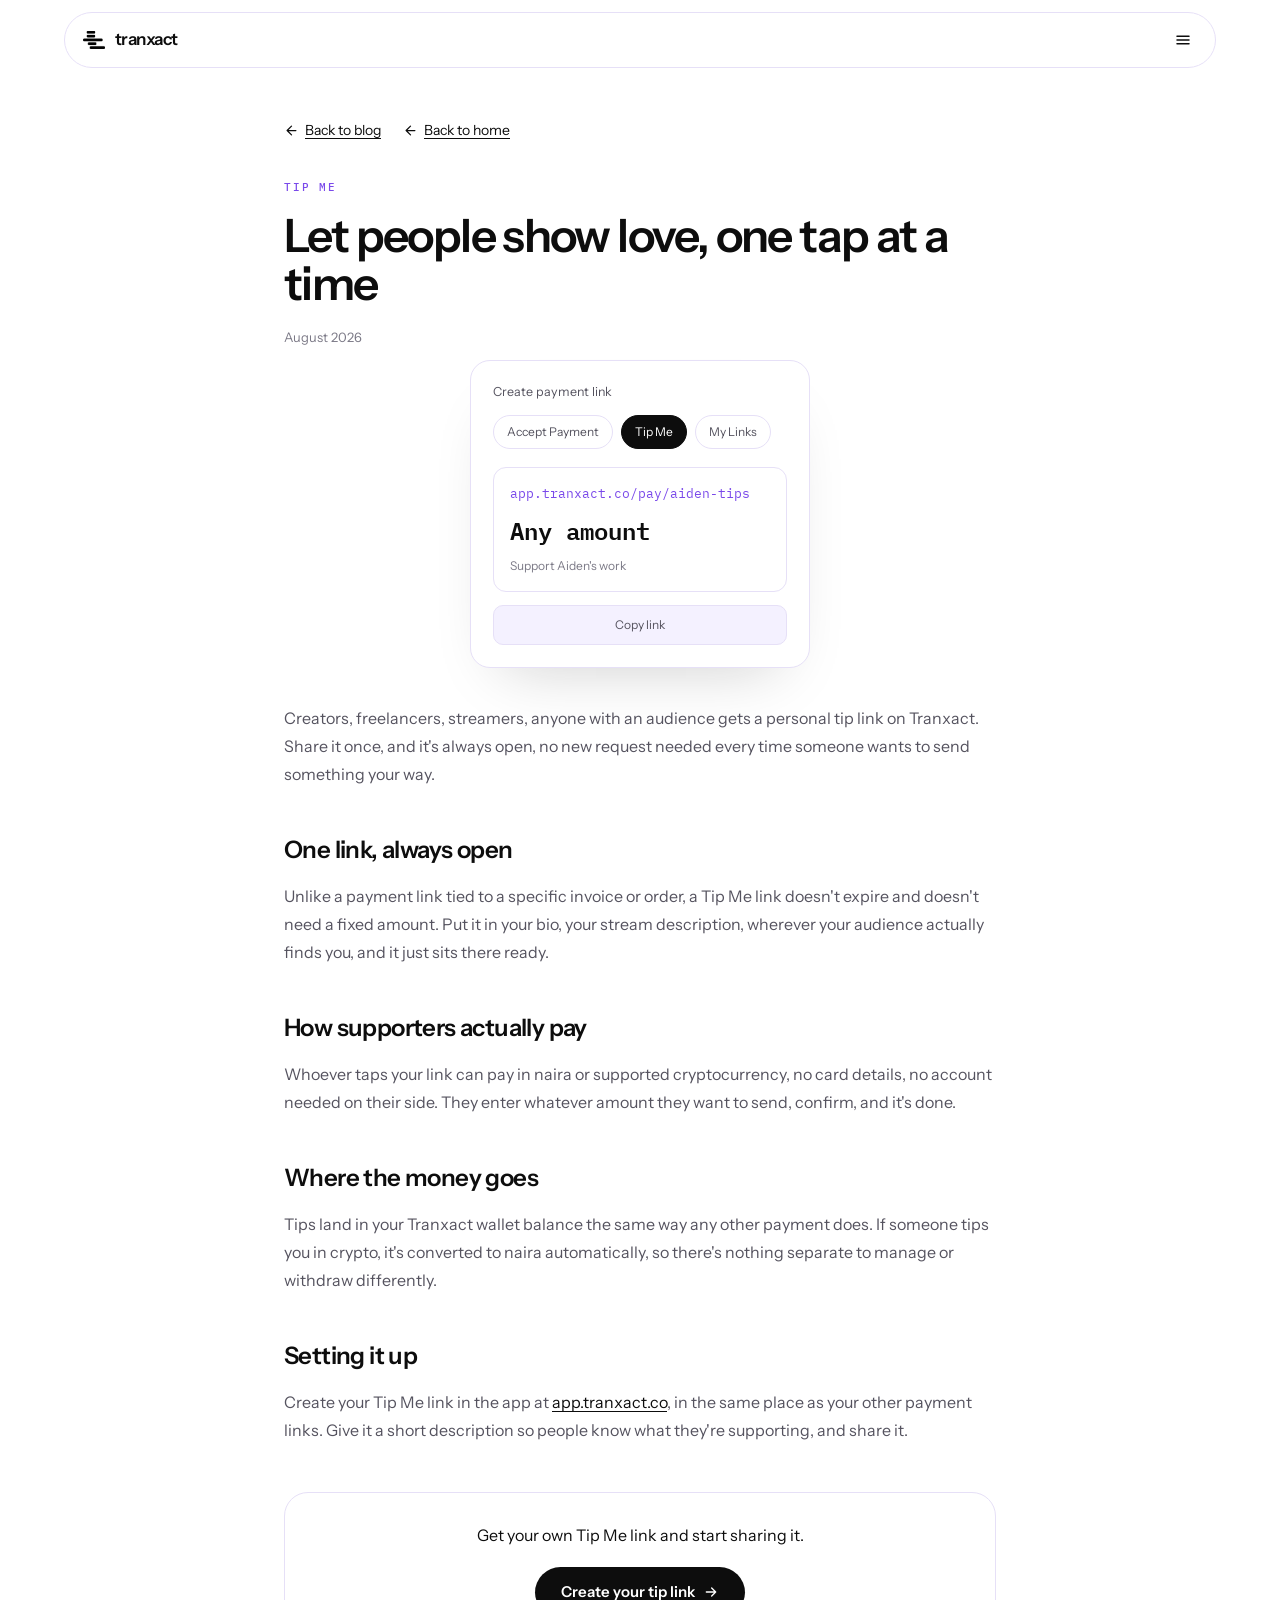
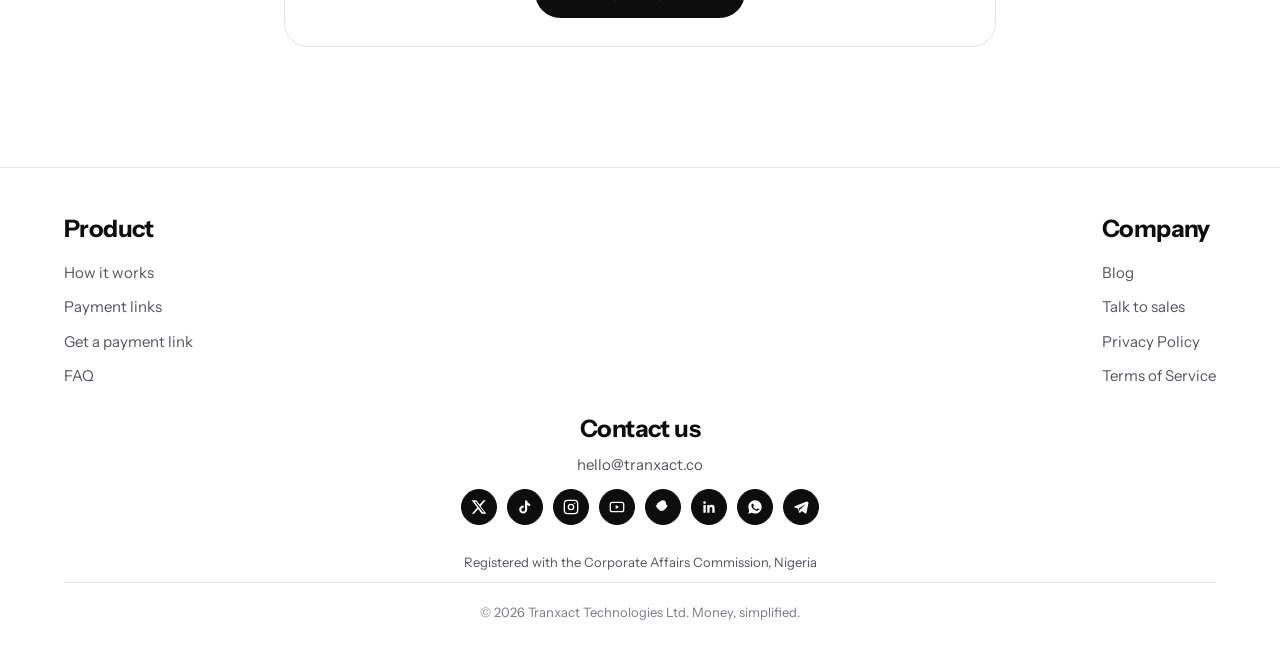
<file: blog/tip-me.html>
<!DOCTYPE html>
<html lang="en">
<head>
<meta charset="UTF-8">
<meta name="viewport" content="width=device-width, initial-scale=1.0">
<title>Let people show love, one tap at a time: Tranxact Blog</title>
<meta name="description" content="One link, always open. How creators and freelancers get supported directly, in naira or crypto.">
<link rel="icon" href="[data-uri]">
<link rel="stylesheet" href="blog.css">
</head>
<body>
<div class="glow glow-1"></div>
<div class="glow glow-2"></div>

<div class="nav-outer">
  <nav class="nav">
    <a href="https://tranxact.co" class="nav-brand">
      <img src="[data-uri]" alt="Tranxact" style="width:22px;height:auto;">
      Tranxact
    </a>
    <button class="hamburger-btn" onclick="toggleNavMenu(true)" aria-label="Open menu">
      <svg viewBox="0 0 24 24" fill="none" stroke-width="2" stroke-linecap="round"><path d="M4 7h16M4 12h16M4 17h16"/></svg>
    </button>
  </nav>
</div>

<div class="nav-menu-overlay" id="navMenuOverlay" onclick="if(event.target===this) toggleNavMenu(false)">
  <div class="nav-menu-panel">
    <button class="nav-menu-close" onclick="toggleNavMenu(false)" aria-label="Close menu">
      <svg viewBox="0 0 24 24" fill="none" stroke-width="2" stroke-linecap="round"><path d="M18 6L6 18M6 6l12 12"/></svg>
    </button>
    <div class="nav-menu-links">
      <a href="https://tranxact.co/#/how-it-works" onclick="toggleNavMenu(false)">How it works</a>
      <a href="https://tranxact.co/#/faq" onclick="toggleNavMenu(false)">FAQ</a>
      <a href="https://tranxact.co/blog/" onclick="toggleNavMenu(false)">Blog</a>
      <a class="menu-action" href="https://tranxact.co/#/payment-link" onclick="toggleNavMenu(false)">Get a payment link <svg viewBox="0 0 24 24" fill="none" stroke="currentColor" stroke-width="2" stroke-linecap="round" stroke-linejoin="round" aria-hidden="true"><path d="M5 12h14M13 6l6 6-6 6"/></svg></a>
    </div>
    <div class="nav-menu-auth">
      <a href="https://app.tranxact.co" class="login">Log In</a>
      <a href="https://app.tranxact.co?signup=1" class="signup">Sign Up</a>
    </div>
    <div class="nav-menu-contact">
      <div class="nav-menu-contact-label">Need help?</div>
      <div class="nav-menu-contact-links">
        <a href="https://wa.me/2347058866702" target="_blank" rel="noopener">
          <svg viewBox="0 0 24 24" fill="none" stroke-width="2" stroke-linecap="round" stroke-linejoin="round"><path d="M21 11.5a8.38 8.38 0 0 1-.9 3.8 8.5 8.5 0 0 1-7.6 4.7 8.38 8.38 0 0 1-3.8-.9L3 21l1.9-5.7a8.38 8.38 0 0 1-.9-3.8 8.5 8.5 0 0 1 4.7-7.6 8.38 8.38 0 0 1 3.8-.9h.5a8.48 8.48 0 0 1 8 8v.5z"/></svg>
          WhatsApp
        </a>
      <a href="https://t.me/tranxactng" target="_blank" rel="noopener noreferrer"><svg viewBox="0 0 24 24" fill="none" stroke="currentColor" stroke-width="1.8" stroke-linecap="round" stroke-linejoin="round" aria-hidden="true"><path d="m22 2-7 20-4-9-9-4Z"/><path d="M22 2 11 13"/></svg> Telegram</a>
        <a href="mailto:hello@tranxact.co">
          <svg viewBox="0 0 24 24" fill="none" stroke-width="2" stroke-linecap="round" stroke-linejoin="round"><rect x="2" y="4" width="20" height="16" rx="2"/><path d="m22 7-10 6L2 7"/></svg>
          hello@tranxact.co
        </a>
      </div>
    </div>
  </div>
</div>

<div class="blog-wrap article-body">
  <div class="back-row"><a href="index.html" class="back-link">
    <svg viewBox="0 0 24 24" fill="none" stroke="currentColor" stroke-width="2" stroke-linecap="round" stroke-linejoin="round"><path d="M19 12H5M12 19l-7-7 7-7"/></svg>
    Back to blog
  </a><a href="/" class="back-link">
    <svg viewBox="0 0 24 24" fill="none" stroke="currentColor" stroke-width="2" stroke-linecap="round" stroke-linejoin="round"><path d="M19 12H5M12 19l-7-7 7-7"/></svg>
    Back to home
  </a></div>
  <span class="blog-eyebrow">Tip Me</span>
  <h1 class="blog-title">Let people show love, one tap at a time</h1>
  <div class="article-meta">August 2026</div>
  <div class="post-hero"><div class="pay-modal">
        <div class="pay-modal-head">Create payment link</div>
        <div class="pay-tabs">
          <div class="pay-tab">Accept Payment</div>
          <div class="pay-tab active">Tip Me</div>
          <div class="pay-tab">My Links</div>
        </div>
        <div class="pay-link-preview">
          <div class="url mono">app.tranxact.co/pay/aiden-tips</div>
          <div class="amt mono">Any amount</div>
          <div class="desc">Support Aiden's work</div>
        </div>
        <div class="pay-copy-btn">Copy link</div>
      </div></div>

  <p>Creators, freelancers, streamers, anyone with an audience gets a personal tip link on Tranxact. Share it once, and it's always open, no new request needed every time someone wants to send something your way.</p>

  <h2>One link, always open</h2>
  <p>Unlike a payment link tied to a specific invoice or order, a Tip Me link doesn't expire and doesn't need a fixed amount. Put it in your bio, your stream description, wherever your audience actually finds you, and it just sits there ready.</p>

  <h2>How supporters actually pay</h2>
  <p>Whoever taps your link can pay in naira or supported cryptocurrency, no card details, no account needed on their side. They enter whatever amount they want to send, confirm, and it's done.</p>

  <h2>Where the money goes</h2>
  <p>Tips land in your Tranxact wallet balance the same way any other payment does. If someone tips you in crypto, it's converted to naira automatically, so there's nothing separate to manage or withdraw differently.</p>

  <h2>Setting it up</h2>
  <p>Create your Tip Me link in the app at <a href="https://app.tranxact.co">app.tranxact.co</a>, in the same place as your other payment links. Give it a short description so people know what they're supporting, and share it.</p>

  <div class="article-cta">
    <p>Get your own Tip Me link and start sharing it.</p>
    <a href="https://app.tranxact.co" class="btn-teal">Create your tip link <svg viewBox="0 0 24 24" fill="none" stroke="currentColor" stroke-width="2" stroke-linecap="round" stroke-linejoin="round"><path d="M5 12h14M13 6l6 6-6 6"/></svg></a>
  </div>

</div>

<footer>
  <div class="wrap">
    <div class="footer-inner">
      <nav class="footer-col" aria-label="Product">
        <div class="footer-h">Product</div>
        <a href="https://tranxact.co/#/how-it-works">How it works</a>
        <a href="https://tranxact.co/#/pay">Payment links</a>
        <a href="https://tranxact.co/#/payment-link">Get a payment link</a>
        <a href="https://tranxact.co/#/faq">FAQ</a>
      </nav>
      <nav class="footer-col" aria-label="Company">
        <div class="footer-h">Company</div>
        <a href="https://tranxact.co/blog/">Blog</a>
        <a href="https://tranxact.co/#/sales">Talk to sales</a>
        <a href="/privacy.html">Privacy Policy</a>
        <a href="/terms.html">Terms of Service</a>
      </nav>
    </div>
    <div class="footer-contact-block">
      <div class="footer-h2">Contact us</div>
      <a class="footer-mail" href="mailto:hello@tranxact.co">hello@tranxact.co</a>
      <div class="footer-socials">
        <a href="https://x.com/tranxactng" target="_blank" rel="noopener" aria-label="X"><svg viewBox="0 0 24 24" fill="currentColor" stroke="none"><path d="M18.9 2H22l-7.6 8.7L23 22h-6.9l-5.4-6.9L4.5 22H1.3l8.2-9.3L1 2h7l4.9 6.3L18.9 2zm-1.2 18h1.9L7.4 4H5.4l12.3 16z"/></svg></a>
        <a href="https://tiktok.com/@tranxact" target="_blank" rel="noopener" aria-label="TikTok"><svg viewBox="0 0 24 24" fill="currentColor" stroke="none"><path d="M16.6 5.8c-.9-.9-1.4-2.1-1.4-3.4h-3.2v13.6c0 1.5-1.2 2.7-2.7 2.7s-2.7-1.2-2.7-2.7 1.2-2.7 2.7-2.7c.3 0 .6 0 .8.1V10c-.3 0-.5-.1-.8-.1-3.3 0-6 2.7-6 6s2.7 6 6 6 6-2.7 6-6V9.1c1.3.9 2.8 1.5 4.5 1.5V7.4c-1.2 0-2.3-.5-3.2-1.6z"/></svg></a>
        <a href="https://instagram.com/tranxactng" target="_blank" rel="noopener" aria-label="Instagram"><svg viewBox="0 0 24 24" fill="none" stroke="currentColor" stroke-width="2" stroke-linecap="round" stroke-linejoin="round"><rect x="2" y="2" width="20" height="20" rx="5"/><circle cx="12" cy="12" r="4"/><circle cx="17.5" cy="6.5" r="1" fill="currentColor" stroke="none"/></svg></a>
        <a href="https://youtube.com/@tranxact" target="_blank" rel="noopener" aria-label="YouTube"><svg viewBox="0 0 24 24" fill="none" stroke="currentColor" stroke-width="2" stroke-linecap="round" stroke-linejoin="round"><rect x="2" y="5" width="20" height="14" rx="3"/><polygon points="10 9 15 12 10 15 10 9" fill="currentColor" stroke="none"/></svg></a>
        <a href="https://snapchat.com/add/tranxact" target="_blank" rel="noopener" aria-label="Snapchat"><svg viewBox="0 0 24 24" fill="currentColor" stroke="none"><path d="M12 2c3 0 4.6 2.2 4.7 4.8.1 1.2.1 1.6.2 1.8.2.3 1 .5 1.6.7.4.1.6.6.4 1-.1.3-.6.9-1.4 1.3.1.4.1.9-.1 1.4-.3.6-1 1-1.7 1.1-.2 1-1 1.7-2 2.1-.3 1-1.6 1.7-3.7 1.7s-3.4-.7-3.7-1.7c-1-.4-1.8-1.1-2-2.1-.7-.1-1.4-.5-1.7-1.1-.2-.5-.2-1-.1-1.4-.8-.4-1.3-1-1.4-1.3-.2-.4 0-.9.4-1 .6-.2 1.4-.4 1.6-.7.1-.2.1-.6.2-1.8C7.4 4.2 9 2 12 2z"/></svg></a>
        <a href="https://www.linkedin.com/company/tranxact-technologies-ltd/" target="_blank" rel="noopener" aria-label="LinkedIn"><svg viewBox="0 0 24 24" fill="currentColor" stroke="none"><path d="M20.45 20.45h-3.56v-5.57c0-1.33-.03-3.04-1.85-3.04-1.86 0-2.14 1.45-2.14 2.94v5.67H9.35V9h3.41v1.56h.05c.48-.9 1.64-1.85 3.37-1.85 3.6 0 4.27 2.37 4.27 5.45v6.29zM5.34 7.43a2.06 2.06 0 1 1 0-4.12 2.06 2.06 0 0 1 0 4.12zM7.12 20.45H3.56V9h3.56v11.45z"/></svg></a><a href="https://wa.me/2347058866702" target="_blank" rel="noopener" aria-label="WhatsApp"><svg viewBox="0 0 24 24" fill="currentColor" stroke="none"><path d="M12 2C6.5 2 2 6.5 2 12c0 1.8.5 3.5 1.3 5L2 22l5.2-1.3c1.4.8 3.1 1.2 4.8 1.2 5.5 0 10-4.5 10-10S17.5 2 12 2zm5.7 14.2c-.2.7-1.4 1.3-2 1.4-.5.1-1.1.1-1.8-.1-.4-.1-.9-.3-1.6-.6-2.8-1.2-4.6-4-4.7-4.2-.1-.2-1.1-1.5-1.1-2.8s.7-2 1-2.3c.3-.3.6-.3.8-.3h.6c.2 0 .4 0 .6.5.2.5.7 1.8.8 1.9.1.1.1.3 0 .5-.1.2-.2.3-.3.5-.2.2-.3.3-.5.5-.2.2-.3.4-.1.7.2.3.8 1.3 1.7 2.1 1.2 1.1 2.2 1.4 2.5 1.6.3.2.5.1.7-.1.2-.2.8-.9 1-1.2.2-.3.4-.2.7-.1.3.1 1.7.8 2 1 .3.1.5.2.6.3.1.2.1.9-.1 1.6z"/></svg></a>
        <a href="https://t.me/Tranxacters" target="_blank" rel="noopener" aria-label="Telegram"><svg viewBox="0 0 24 24" fill="currentColor" stroke="none"><path d="M21.5 3.5 2.7 10.9c-1.1.4-1.1 1.6 0 2l4.7 1.5 1.8 5.7c.2.7 1.1.9 1.6.4l2.6-2.5 4.9 3.6c.7.5 1.8.1 1.9-.7l3-15.1c.2-.9-.7-1.6-1.7-1.3zM8.5 14.2l9-5.7c.4-.3.8.2.4.5l-7.3 6.6-.3 3.1-1.6-4.5z"/></svg></a>
      </div>
    </div>
    <div class="footer-legal">
      <span>Registered with the Corporate Affairs Commission, Nigeria</span>
    </div>
    <div class="footer-copy">© 2026 Tranxact Technologies Ltd. Money, simplified.</div>
  </div>
</footer>

<script>
  function toggleNavMenu(open) {
    var overlay = document.getElementById('navMenuOverlay');
    if (!overlay) return;
    if (open) { overlay.classList.add('open'); document.body.style.overflow = 'hidden'; }
    else { overlay.classList.remove('open'); document.body.style.overflow = ''; }
  }
  document.addEventListener('keydown', function (e) { if (e.key === 'Escape') toggleNavMenu(false); });
</script>
<script>
  (function () {
    var targets = document.querySelectorAll('.reveal, .reveal-stagger');
    if (!('IntersectionObserver' in window) || targets.length === 0) {
      targets.forEach(function (el) { el.classList.add('in-view'); });
      return;
    }
    var io = new IntersectionObserver(function (entries) {
      entries.forEach(function (entry) {
        if (entry.isIntersecting) {
          entry.target.classList.add('in-view');
          io.unobserve(entry.target);
        }
      });
    }, { threshold: 0.15, rootMargin: '0px 0px -60px 0px' });
    targets.forEach(function (el) { io.observe(el); });
  })();
</script>
</body>
</html>
</file>
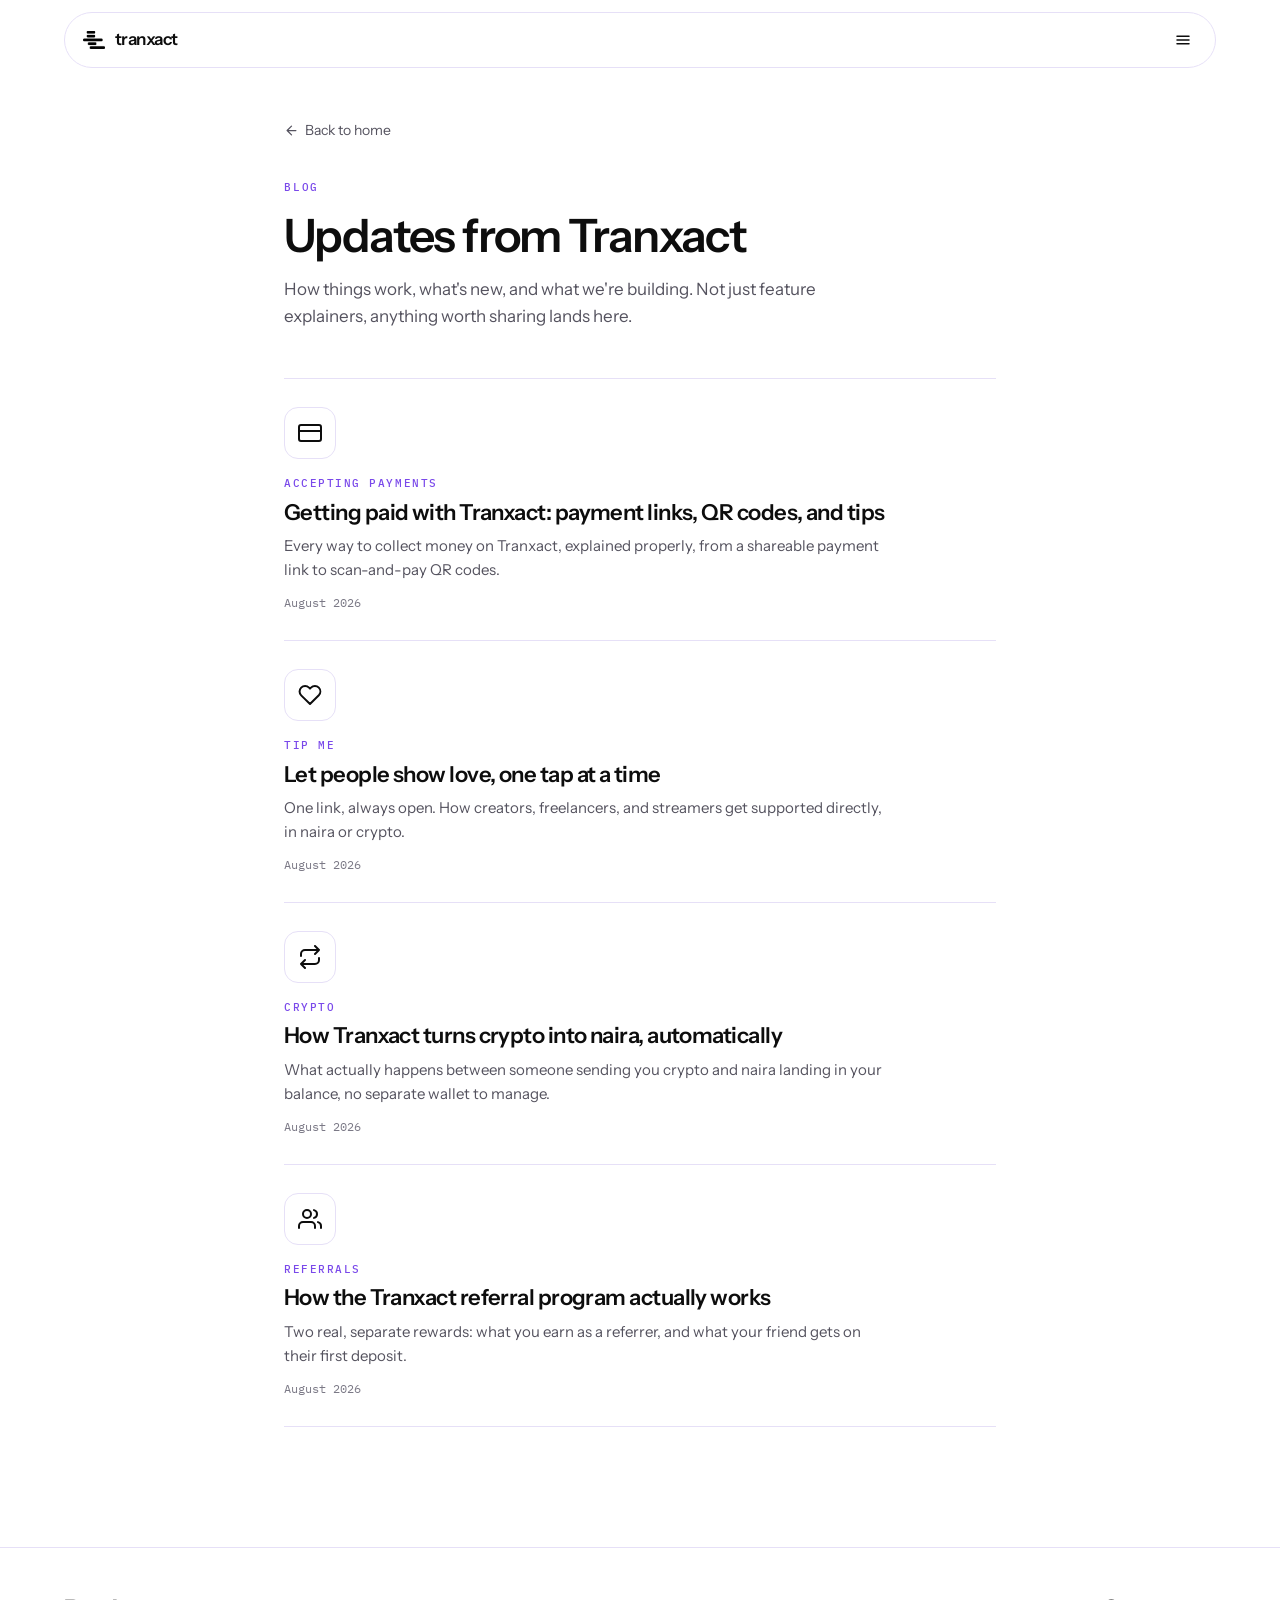
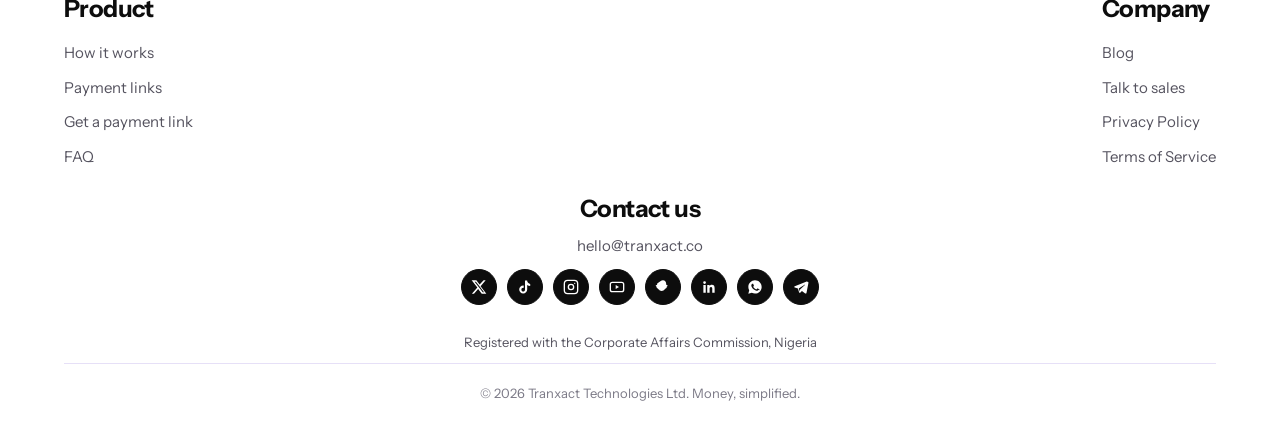
<file: blog/your-business-one-link-away.html>
<!DOCTYPE html>
<html lang="en">
<head>
<meta charset="UTF-8">
<meta name="viewport" content="width=device-width, initial-scale=1.0">
<meta name="robots" content="noindex">
<meta name="theme-color" content="#ffffff">
<meta http-equiv="refresh" content="0; url=/blog/">
<link rel="canonical" href="https://tranxact.co/blog/">
<title>This post has moved | Tranxact</title>
<link rel="stylesheet" href="blog.css">
</head>
<body>
<div class="blog-wrap blog-header">
  <span class="blog-eyebrow">Moved</span>
  <h1 class="blog-title">This post is no longer here.</h1>
  <p class="blog-sub">Taking you to the blog.</p>
  <p style="margin-top:24px"><a class="btn-primary" href="/blog/">Go to the blog</a></p>
</div>
<script>location.replace("/blog/");</script>
</body>
</html>
</file>
<file: blog/blog.css>
@import url('https://fonts.googleapis.com/css2?family=IBM+Plex+Mono:wght@400;500;600&family=Instrument+Sans:ital,wght@0,400;0,500;0,600;0,700;1,400&display=swap');

/* Tranxact blog: white + violet theme (matches the live tranxact.co) */
:root{
  color-scheme:light;
  --bg:#ffffff; --bg-elev:#ffffff; --surface:#ffffff; --surface-2:#f4f1ff;
  --border:#e6e0f7; --border-soft:#eee9fb;
  --text:#0d0d0d; --fg:#0d0d0d; --muted:#55535f; --muted-2:#7b7986; --subtle:#7b7986;
  --accent:#0d0d0d; --accent-soft:rgba(139,92,246,.1);
  --teal:#7a49ea; --teal-soft:#ede6ff;
  --ink:#0d0d0d; --ink-fg:#ffffff; --violet:#8b5cf6;
  --radius:24px; --radius-sm:12px; --ease:cubic-bezier(.16,.8,.24,1);
}
*{margin:0;padding:0;box-sizing:border-box;}
html{scroll-behavior:smooth;overflow-x:hidden;background:#ffffff;color-scheme:light;-webkit-font-smoothing:antialiased;}
body{background:var(--bg);color:var(--text);font-family:'Instrument Sans',ui-sans-serif,system-ui,-apple-system,'Segoe UI',sans-serif;overflow-x:hidden;line-height:1.5;}
.mono{font-family:'IBM Plex Mono',ui-monospace,Menlo,monospace;}
img,svg{display:block;max-width:100%;}
a{color:inherit;text-decoration:none;}
button{font-family:inherit;cursor:pointer;border:none;background:none;color:inherit;}
::selection{background:var(--teal-soft);color:#2a1566;}
:focus-visible{outline:2px solid var(--text);outline-offset:3px;border-radius:4px;}
@media (prefers-reduced-motion:reduce){html{scroll-behavior:auto;}*{animation-duration:.01ms!important;transition-duration:.01ms!important;}}
.wrap{max-width:1180px;margin:0 auto;padding-left:32px;padding-right:32px;}
.glow{display:none;}
.reveal,.reveal-stagger>*{opacity:1!important;transform:none!important;}

/* The logo files are white (made for the old dark pages). Turn them ink-black. */
.nav-brand img,.footer-brand img{filter:invert(1);}

/* Navbar: the same floating pill as the main site */
.nav-outer{position:fixed;top:0;left:0;right:0;z-index:100;display:flex;justify-content:center;padding:12px 12px 0;}
.nav{width:min(72rem,100%);height:56px;display:flex;align-items:center;justify-content:space-between;padding:0 12px 0 18px;border-radius:999px;
  background:rgba(255,255,255,.9);backdrop-filter:blur(16px);-webkit-backdrop-filter:blur(16px);border:1px solid var(--border);}
.nav-brand{display:inline-flex;align-items:center;gap:10px;font-weight:600;font-size:17px;letter-spacing:-.03em;color:var(--text);text-transform:lowercase;}
.hamburger-btn{display:flex;align-items:center;justify-content:center;width:40px;height:40px;border-radius:50%;background:transparent;border:0;transition:background .2s var(--ease);}
.hamburger-btn:hover{background:var(--surface-2);}
.hamburger-btn svg{width:18px;height:18px;stroke:var(--text);}
.nav-menu-overlay{position:fixed;inset:0;z-index:200;background:rgba(22,21,19,.4);backdrop-filter:blur(4px);opacity:0;pointer-events:none;transition:opacity .25s var(--ease);}
.nav-menu-overlay.open{opacity:1;pointer-events:auto;}
.nav-menu-panel{position:fixed;top:0;right:0;bottom:0;width:min(340px,88vw);background:var(--surface);border-left:1px solid var(--border);padding:24px 22px;display:flex;flex-direction:column;transform:translateX(100%);transition:transform .3s var(--ease);overflow-y:auto;}
.nav-menu-overlay.open .nav-menu-panel{transform:translateX(0);}
.nav-menu-close{align-self:flex-end;width:36px;height:36px;border-radius:50%;background:transparent;display:flex;align-items:center;justify-content:center;margin-bottom:20px;}
.nav-menu-close:hover{background:var(--surface-2);}
.nav-menu-close svg{width:16px;height:16px;stroke:var(--text);}
.nav-menu-links{display:flex;flex-direction:column;gap:2px;margin-bottom:24px;}
.nav-menu-links a{font-size:15px;font-weight:500;color:var(--text);padding:12px 8px;border-radius:12px;}
.nav-menu-links a:hover{background:var(--surface-2);}
.nav-menu-links a.menu-action{display:flex;align-items:center;justify-content:space-between;gap:12px;margin-top:10px;padding-top:16px;border-top:1px solid var(--border);border-radius:0;font-weight:600;}
.nav-menu-links a.menu-action svg{width:16px;height:16px;flex:none;}
.nav-menu-auth{display:flex;gap:10px;margin-bottom:28px;}
.nav-menu-auth a{flex:1;text-align:center;padding:12px;border-radius:999px;font-size:14px;font-weight:600;}
.nav-menu-auth .login{background:var(--surface);border:1px solid var(--border);color:var(--text);}
.nav-menu-auth .signup{background:var(--ink);color:var(--ink-fg);}
.nav-menu-contact{margin-top:auto;padding-top:20px;border-top:1px solid var(--border);}
.nav-menu-contact-label{font-size:12px;color:var(--muted);margin-bottom:12px;}
.nav-menu-contact-links{display:flex;flex-direction:column;gap:10px;}
.nav-menu-contact-links a{display:flex;align-items:center;gap:10px;font-size:14px;color:var(--text);}
.nav-menu-contact-links a svg{width:17px;height:17px;flex-shrink:0;stroke:var(--muted);}

/* Buttons: ink on cream, like the main site */
.btn-primary,.btn-teal{background:var(--ink);color:var(--ink-fg);font-weight:600;font-size:15px;padding:14px 26px;border-radius:999px;display:inline-flex;align-items:center;gap:8px;transition:transform .2s var(--ease),opacity .2s var(--ease);}
.btn-primary:hover,.btn-teal:hover{transform:translateY(-1px);opacity:.88;}
.btn-primary svg,.btn-teal svg{width:16px;height:16px;}
.btn-secondary{background:var(--surface);color:var(--text);font-weight:600;font-size:15px;padding:14px 26px;border-radius:999px;border:1px solid var(--border);display:inline-flex;align-items:center;gap:8px;}
.btn-secondary:hover{background:var(--surface-2);}

/* Footer: same as the live tranxact.co footer */
footer{--bg:#fff;--surface:#fff;--surface-2:#f4f1ff;--border:#e6e0f7;--fg:#0d0d0d;--text:#0d0d0d;--muted:#55535f;--muted-2:#7b7986;--violet:#8b5cf6;}
footer .wrap{width:min(72rem,calc(100% - 2.5rem));max-width:none;padding-left:0;padding-right:0;}
footer{border-top:1px solid var(--border);padding:48px 0 40px;position:relative;z-index:1;margin-top:20px;}
.footer-inner{display:flex;justify-content:space-between;align-items:flex-start;flex-wrap:wrap;gap:24px;margin-bottom:28px;}
.footer-brand{display:flex;align-items:center;gap:10px;font-weight:600;letter-spacing:-.03em;text-transform:lowercase;}
.footer-contact{font-size:13px;color:var(--muted);margin-top:8px;}
.footer-contact a{color:var(--text);text-decoration:underline;text-underline-offset:3px;}
.footer-socials{display:flex;gap:10px;flex-wrap:wrap;}
.footer-socials a{width:36px;height:36px;border-radius:50%;background:var(--surface);border:1px solid var(--border);display:flex;align-items:center;justify-content:center;color:var(--muted);transition:all .2s var(--ease);}
.footer-socials a:hover{color:var(--text);background:var(--surface-2);}
.footer-socials a svg{width:16px;height:16px;}
@media (max-width:420px){.footer-socials{gap:7px;}.footer-socials a{width:34px;height:34px;}}
.footer-legal{display:flex;align-items:center;gap:16px;flex-wrap:wrap;font-size:13px;color:var(--muted);margin-bottom:10px;}
.footer-legal a{color:var(--muted);}
.footer-legal a:hover{color:var(--text);}
.footer-legal .dot{width:3px;height:3px;border-radius:50%;background:var(--muted-2);}
.footer-col{display:flex;flex-direction:column;gap:8px;font-size:13px;min-width:120px}
.footer-col a{color:var(--muted);text-decoration:none}.footer-col a:hover{color:var(--text)}
.footer-h{font-size:13px;font-weight:600;color:var(--text);margin-bottom:2px}
.footer-social-row{margin-bottom:22px}
@media(max-width:640px){.footer-inner>div:first-child{flex-basis:100%}.footer-col{flex:1}}
.footer-copy{font-size:13px;color:var(--muted-2);padding-top:20px;border-top:1px solid var(--border);}
.footer-contact-block{display:flex;flex-direction:column;align-items:center;text-align:center;gap:12px;margin:12px 0 28px}
.footer-h2{font-size:20px;font-weight:600;letter-spacing:-.02em}
.footer-mail{font-size:15px;color:var(--muted);text-decoration:none}.footer-mail:hover{color:var(--violet)}
.footer-socials{justify-content:center}
.footer-socials a{background:#0d0d0d;border-color:#0d0d0d;color:#fff;transition:background .2s,transform .2s}
.footer-socials a:hover{background:var(--violet);color:#fff;transform:translateY(-2px)}
.footer-legal{justify-content:center}.footer-copy{text-align:center}
.footer-inner{justify-content:space-between;gap:28px 16px}
.footer-inner>div:first-child{flex-basis:100%}
.footer-h,.footer-h2{font-size:24px;font-weight:700;letter-spacing:-.025em;color:var(--fg);line-height:1.1}
.footer-h{margin-bottom:8px}
.footer-col{font-size:15px;gap:12px;min-width:0}
.footer-inner{justify-content:space-between;align-items:flex-start;flex-wrap:nowrap}
.footer-col{flex:0 0 auto}
.footer-col:first-child{align-items:flex-start;text-align:left}
.footer-col:last-child{align-items:flex-start;text-align:left;margin-left:auto}

/* ============ Blog ============ */
.blog-wrap{max-width:760px;margin:0 auto;padding:0 24px;}
.blog-header{padding-top:calc(120px + env(safe-area-inset-top));padding-bottom:40px;}
.blog-eyebrow{font-family:'IBM Plex Mono',ui-monospace,monospace;font-size:11px;font-weight:500;letter-spacing:.16em;text-transform:uppercase;color:var(--teal);margin-bottom:16px;display:inline-block;}
.blog-title{font-size:clamp(30px,5vw,46px);font-weight:600;letter-spacing:-.035em;line-height:1.05;margin-bottom:16px;color:var(--text);}
.blog-sub{font-size:17px;color:var(--muted);line-height:1.6;max-width:600px;}

/* Index */
.post-grid{display:flex;flex-direction:column;gap:0;margin-top:8px;padding-bottom:100px;border-top:1px solid var(--border);}
.post-card{display:block;padding:28px 0;border-bottom:1px solid var(--border);transition:opacity .2s var(--ease);}
.post-card:hover{opacity:.72;}
.post-card-img{width:52px;height:52px;border-radius:14px;background:var(--surface);border:1px solid var(--border);display:flex;align-items:center;justify-content:center;margin-bottom:16px;overflow:hidden;}
.post-card-img svg{width:24px;height:24px;stroke:var(--text);}
.post-card-tag{font-family:'IBM Plex Mono',ui-monospace,monospace;font-size:11px;font-weight:500;color:var(--teal);text-transform:uppercase;letter-spacing:.14em;margin-bottom:8px;}
.post-card-title{font-size:22px;font-weight:600;letter-spacing:-.025em;line-height:1.2;margin-bottom:8px;color:var(--text);}
.post-card:hover .post-card-title{text-decoration:underline;text-underline-offset:4px;}
.post-card-excerpt{font-size:15px;color:var(--muted);line-height:1.6;max-width:600px;}
.post-card-date{font-family:'IBM Plex Mono',ui-monospace,monospace;font-size:12px;color:var(--muted-2);margin-top:12px;}

/* Article */
.article-body{padding-top:calc(120px + env(safe-area-inset-top));padding-bottom:100px;}
.article-body h2{font-size:24px;font-weight:600;letter-spacing:-.025em;margin:44px 0 14px;color:var(--text);}
.article-body h3{font-size:18px;font-weight:600;letter-spacing:-.02em;margin:32px 0 12px;color:var(--text);}
.article-body p{font-size:16px;line-height:1.75;color:var(--muted);margin-bottom:20px;}
.article-body ul,.article-body ol{margin:0 0 20px 20px;}
.article-body li{font-size:16px;line-height:1.75;color:var(--muted);margin-bottom:8px;}
.article-body strong{color:var(--text);font-weight:600;}
.article-body a{color:var(--text);text-decoration:underline;text-underline-offset:3px;}
.article-meta{display:flex;align-items:center;gap:10px;font-size:13px;color:var(--muted-2);margin-top:20px;margin-bottom:8px;}
.article-cta{background:var(--surface);border:1px solid var(--border);border-radius:var(--radius);padding:28px;margin-top:48px;text-align:center;}
.article-cta p{color:var(--text);font-size:16px;margin-bottom:18px;}
.back-link{display:flex;width:fit-content;align-items:center;gap:6px;font-size:14px;color:var(--muted);margin-bottom:32px;}
.back-link:hover{color:var(--text);}
.back-link svg{width:15px;height:15px;}

/* Buttons inside articles keep their own colours (the generic article link style made the text invisible on black) */
.article-body a.btn-primary,.article-body a.btn-teal,.article-cta a.btn-primary,.article-cta a.btn-teal{color:var(--ink-fg);text-decoration:none;}
.article-body a.btn-secondary,.article-cta a.btn-secondary{color:var(--text);text-decoration:none;}
.back-row{display:flex;flex-wrap:wrap;gap:6px 22px;margin-bottom:32px;}
.back-row .back-link{margin-bottom:0;}

/* Product mock-ups used as post images */
.post-hero{display:flex;justify-content:center;margin:12px 0 36px;}
.pay-modal{width:100%;max-width:340px;background:var(--surface);border:1px solid var(--border);border-radius:20px;padding:22px;box-shadow:0 30px 60px -34px rgba(13,13,13,.22);}
.pay-modal-head{font-size:12.5px;color:var(--muted);margin-bottom:14px;}
.pay-tabs{display:flex;gap:8px;margin-bottom:18px;flex-wrap:wrap;}
.pay-tab{padding:7px 13px;border-radius:999px;font-size:12px;border:1px solid var(--border);color:var(--muted);}
.pay-tab.active{background:var(--ink);border-color:var(--ink);color:var(--ink-fg);}
.pay-link-preview{background:var(--bg);border:1px solid var(--border);border-radius:13px;padding:16px;display:flex;flex-direction:column;gap:9px;}
.pay-link-preview .url{font-size:12.5px;color:var(--teal);word-break:break-all;}
.pay-link-preview .amt{font-size:24px;font-weight:600;color:var(--text);}
.pay-link-preview .desc{font-size:12px;color:var(--muted-2);}
.pay-copy-btn{margin-top:13px;background:var(--surface-2);border:1px solid var(--border);padding:10px;border-radius:10px;text-align:center;font-size:12px;color:var(--muted);}
.store-head{display:flex;align-items:center;gap:11px;margin-bottom:16px;padding-bottom:16px;border-bottom:1px solid var(--border);}
.store-avatar{width:38px;height:38px;border-radius:11px;background:var(--teal-soft);display:flex;align-items:center;justify-content:center;color:var(--teal);font-weight:700;font-size:15px;flex-shrink:0;}
.store-name{font-weight:600;font-size:14.5px;color:var(--text);}
.store-url{font-size:11.5px;color:var(--muted);}
.store-item{display:flex;justify-content:space-between;align-items:center;padding:11px 0;border-bottom:1px solid var(--border);}
.store-item:last-child{border-bottom:0;}
.store-item-type{font-size:10.5px;color:var(--teal);font-weight:600;margin-bottom:2px;}
.store-item-name{font-size:13px;font-weight:600;color:var(--text);}
.store-item-price{font-size:13px;font-weight:600;font-family:'IBM Plex Mono',monospace;flex-shrink:0;color:var(--text);}
.store-pay-methods{margin-top:13px;background:var(--surface-2);border:1px solid var(--border);padding:10px;border-radius:10px;text-align:center;font-size:11.5px;color:var(--muted);}
.convert-card{width:100%;max-width:380px;background:var(--surface);border:1px solid var(--border);border-radius:20px;padding:20px 22px;box-shadow:0 30px 60px -34px rgba(13,13,13,.22);}
.convert-row{display:flex;justify-content:space-between;align-items:center;padding:10px 0;}
.wallet-left{display:flex;align-items:center;gap:12px;}
.coin-icon{width:36px;height:36px;border-radius:50%;display:flex;align-items:center;justify-content:center;font-size:12px;font-weight:600;color:#0A0A0B;}
.coin-name{font-size:14.5px;font-weight:500;color:var(--text);}
.coin-sub{font-size:12px;color:var(--muted-2);}
.wallet-right{text-align:right;}
.wallet-amt{font-size:14.5px;color:var(--text);}
.convert-divider{display:flex;flex-direction:column;align-items:center;gap:4px;padding:8px 0 14px;position:relative;}
.convert-arrow{width:26px;height:26px;border-radius:50%;background:var(--bg);border:1px solid var(--border);display:flex;align-items:center;justify-content:center;z-index:1;}
.convert-arrow svg{width:13px;height:13px;stroke:var(--text);}
.convert-label{font-size:11px;color:var(--muted-2);z-index:1;background:var(--surface);padding:0 6px;}
.credited{background:var(--teal-soft);margin:0 -22px;padding:16px 22px;border-radius:0 0 18px 18px;}
.credited-amt{color:var(--teal);font-weight:600;}

/* ============ Legal pages ============ */
.legal-wrap{max-width:760px;margin:0 auto;padding:calc(120px + env(safe-area-inset-top)) 24px 0;}
.legal-header{padding-bottom:30px;}
.legal-title{font-size:clamp(30px,5vw,44px);font-weight:600;letter-spacing:-.035em;line-height:1.05;margin-bottom:10px;color:var(--text);}
.legal-updated{font-family:'IBM Plex Mono',ui-monospace,monospace;font-size:12px;color:var(--muted-2);}
.legal-body{padding-bottom:100px;}
.legal-body h2{font-size:20px;font-weight:600;letter-spacing:-.02em;margin:36px 0 12px;color:var(--text);}
.legal-body p{font-size:15px;line-height:1.75;color:var(--muted);margin-bottom:16px;}
.legal-body ul{margin:0 0 16px 20px;}
.legal-body li{font-size:15px;line-height:1.75;color:var(--muted);margin-bottom:8px;}
.legal-body strong{color:var(--text);font-weight:600;}
.legal-body a{color:var(--text);text-decoration:underline;text-underline-offset:3px;}
.legal-note{background:var(--surface);border:1px solid var(--border);border-radius:14px;padding:18px 20px;margin-bottom:32px;}
.legal-note p{font-size:13.5px;color:var(--muted);margin-bottom:0;}
.legal-wrap .back-link{display:inline-flex;margin-bottom:24px;}

@media (max-width:640px){
  .footer-legal{gap:8px 18px;}
  .footer-legal .dot{display:none;}
  .blog-header,.article-body{padding-top:calc(100px + env(safe-area-inset-top));}
  .legal-wrap{padding-top:calc(100px + env(safe-area-inset-top));}
  .wrap{padding-left:20px;padding-right:20px;}
}
</file>
